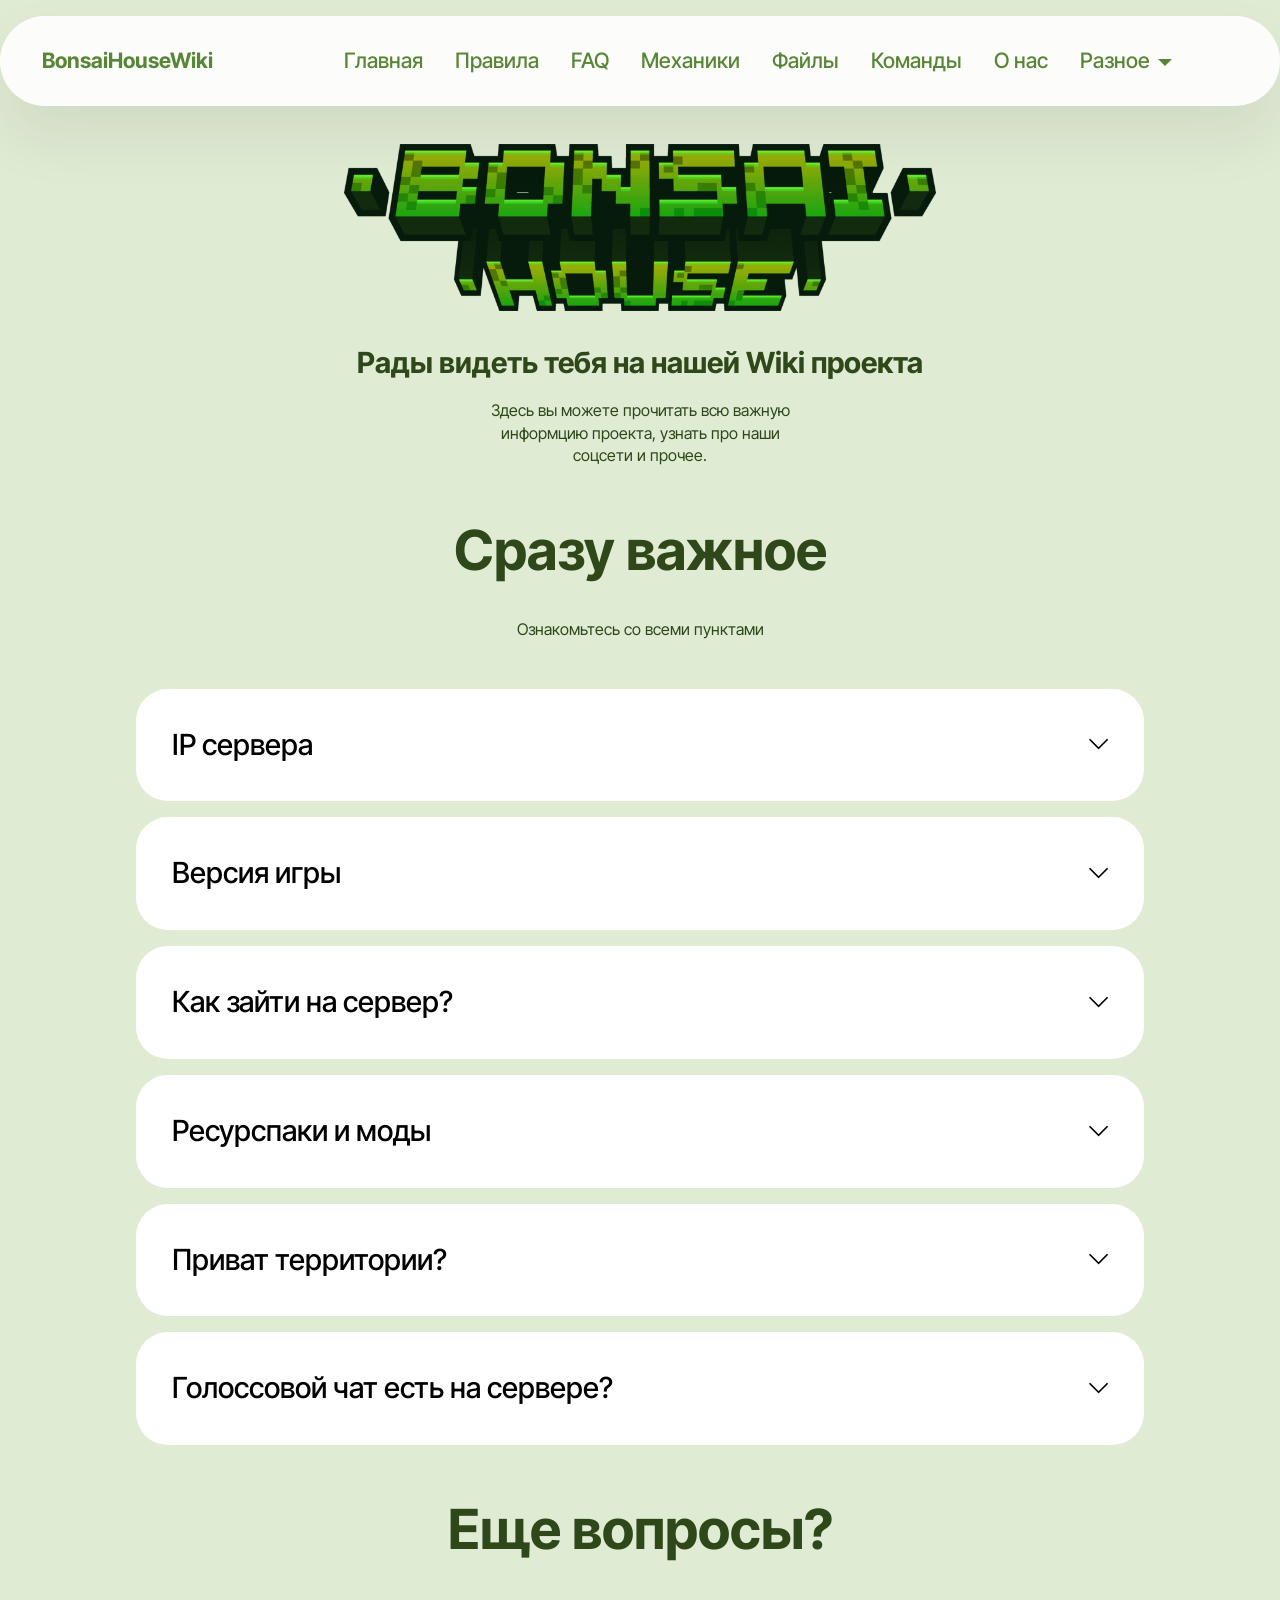
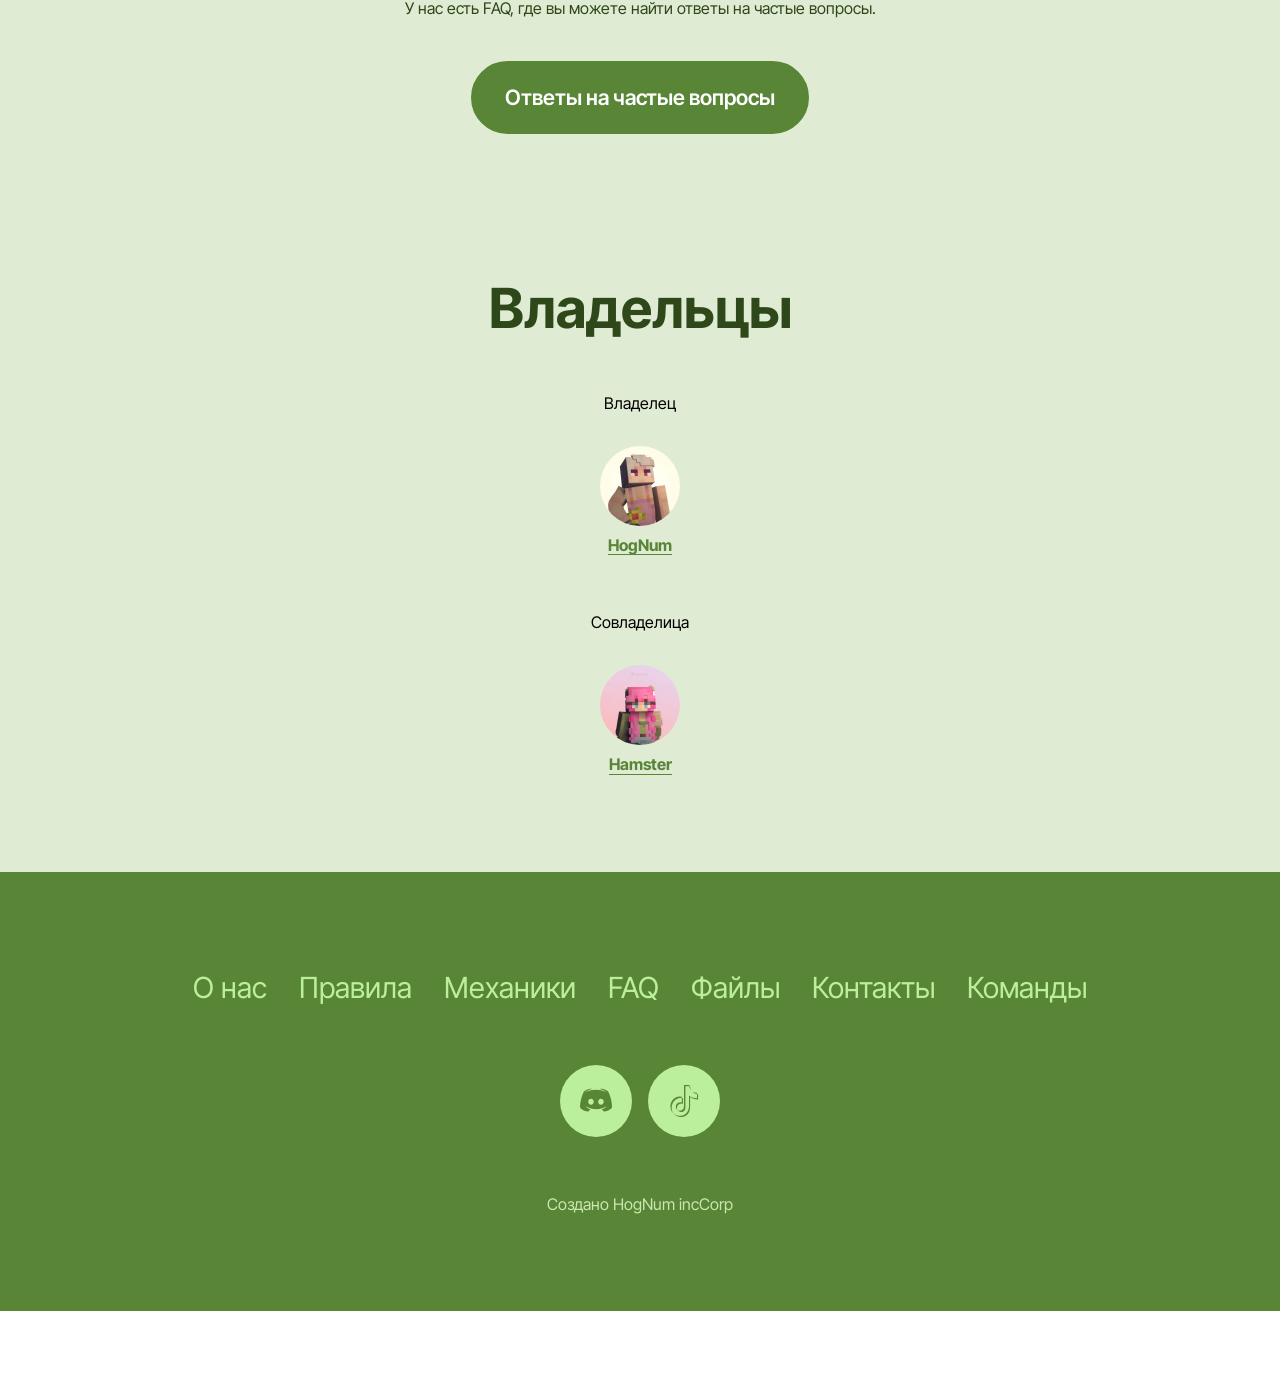
<file: index.html>
<!DOCTYPE html>
<html  >
<head>
  <!-- Site made with Mobirise Website Builder v6.1.12, https://mobirise.com -->
  <meta charset="UTF-8">
  <meta http-equiv="X-UA-Compatible" content="IE=edge">
  <meta name="generator" content="Mobirise v6.1.12, mobirise.com">
  <meta name="viewport" content="width=device-width, initial-scale=1, minimum-scale=1">
  <link rel="shortcut icon" href="assets/images/bh20server20logo-128x128.png" type="image/x-icon">
  <meta name="description" content="">
  
  
  <title>Home</title>
  <link rel="stylesheet" href="assets/web/assets/mobirise-icons2/mobirise2.css">
  <link rel="stylesheet" href="assets/bootstrap/css/bootstrap.min.css">
  <link rel="stylesheet" href="assets/animatecss/animate.css">
  <link rel="stylesheet" href="assets/dropdown/css/style.css">
  <link rel="stylesheet" href="assets/socicon/css/styles.css">
  <link rel="stylesheet" href="assets/theme/css/style.css">
  <link rel="preload" href="https://fonts.googleapis.com/css?family=Inter+Tight:100,200,300,400,500,600,700,800,900,100i,200i,300i,400i,500i,600i,700i,800i,900i&display=swap" as="style" onload="this.onload=null;this.rel='stylesheet'">
  <noscript><link rel="stylesheet" href="https://fonts.googleapis.com/css?family=Inter+Tight:100,200,300,400,500,600,700,800,900,100i,200i,300i,400i,500i,600i,700i,800i,900i&display=swap"></noscript>
  <link rel="preload" as="style" href="assets/mobirise/css/mbr-additional.css?v=H8BfLY"><link rel="stylesheet" href="assets/mobirise/css/mbr-additional.css?v=H8BfLY" type="text/css">

  
  
  
</head>
<body>
  
  <section data-bs-version="5.1" class="menu menu2 cid-tJS6tZXiPa" once="menu" id="menu02-0">
	

	<nav class="navbar navbar-dropdown navbar-fixed-top navbar-expand-lg">
		<div class="container">
			<div class="navbar-brand">
				
				<span class="navbar-caption-wrap"><a class="navbar-caption text-primary display-4" href="index.html#header05-1">BonsaiHouseWiki</a></span>
			</div>
			<button class="navbar-toggler" type="button" data-toggle="collapse" data-bs-toggle="collapse" data-target="#navbarSupportedContent" data-bs-target="#navbarSupportedContent" aria-controls="navbarNavAltMarkup" aria-expanded="false" aria-label="Toggle navigation">
				<div class="hamburger">
					<span></span>
					<span></span>
					<span></span>
					<span></span>
				</div>
			</button>
			<div class="collapse navbar-collapse" id="navbarSupportedContent">
				<ul class="navbar-nav nav-dropdown nav-right" data-app-modern-menu="true"><li class="nav-item">
						<a class="nav-link link text-primary display-4" href="index.html">Главная</a>
					</li><li class="nav-item"><a class="nav-link link text-primary display-4" href="page1.html">Правила</a></li><li class="nav-item"><a class="nav-link link text-primary display-4" href="page5.html">FAQ</a></li><li class="nav-item"><a class="nav-link link text-primary display-4" href="page8.html">Механики</a></li><li class="nav-item"><a class="nav-link link text-primary display-4" href="page4.html">Файлы</a></li><li class="nav-item"><a class="nav-link link text-primary display-4" href="page7.html">Команды</a></li><li class="nav-item"><a class="nav-link link text-primary display-4" href="page2.html">О нас</a></li><li class="nav-item dropdown"><a class="nav-link link text-primary dropdown-toggle show display-4" href="page2.html" data-toggle="dropdown-submenu" data-bs-toggle="dropdown" data-bs-auto-close="outside" aria-expanded="false">Разное</a><div class="dropdown-menu show" aria-labelledby="dropdown-674" data-bs-popper="none"><a class="text-primary dropdown-item display-4" href="page9.html">Инструкции</a><a class="text-primary dropdown-item display-4" href="page2.html#clients03-3t">Администрация</a></div></li></ul>
				
				
			</div>
		</div>
	</nav>
</section>

<section data-bs-version="5.1" class="image01 cid-voXVeNyEOQ" id="image01-27">
  

  
  

  <div class="container">
    <div class="row justify-content-center">
      <div class="col-12 col-lg-6">
        <div class="image-wrapper mb-4">
          <img class="w-100" src="assets/images/2minecraft-title-1916x539.png" alt="Mobirise Website Builder">
        </div>
        <h4 class="mbr-description mbr-fonts-style mb-3 align-center display-5">
          <strong>Рады видеть тебя на нашей Wiki проекта</strong></h4>
        <p class="mbr-description mbr-fonts-style mb-0 align-center display-7">Здесь вы можете прочитать всю важную<br>информцию проекта, узнать про наши<br>соцсети и прочее.</p>
      </div>
    </div>
  </div>
</section>

<section data-bs-version="5.1" class="list1 cid-vpyrYCjla2" id="list01-44">	
    
	
	<div class="container">
		<div class="row justify-content-center">
			<div class="col-12 col-md-12 col-lg-10 m-auto">
				<div class="content">
					<div class="row justify-content-center mb-5">
						<div class="col-12 content-head">
							<div class="mbr-section-head">
								<h4 class="mbr-section-title mbr-fonts-style align-center mb-0 display-2">
									<strong>Сразу важное</strong></h4>
								<h5 class="mbr-section-subtitle mbr-fonts-style align-center mt-4 mb-0 display-7">
									Ознакомьтесь со всеми пунктами</h5>
							</div>
						</div>
					</div>
					<div id="bootstrap-accordion_2" class="panel-group accordionStyles accordion" role="tablist" aria-multiselectable="true">
						<div class="card">
							<div class="card-header" role="tab" id="headingOne">
								<a role="button" class="panel-title collapsed" data-toggle="collapse" data-bs-toggle="collapse" data-core="" href="#collapse1_2" aria-expanded="false" aria-controls="collapse1">
									<h6 class="panel-title-edit mbr-semibold mbr-fonts-style mb-0 display-5">IP сервера</h6>
									<span class="sign mbr-iconfont mobi-mbri-arrow-down"></span>
								</a>
							</div>
							<div id="collapse1_2" class="panel-collapse noScroll collapse" role="tabpanel" aria-labelledby="headingOne" data-parent="#accordion" data-bs-parent="#bootstrap-accordion_2">
								<div class="panel-body">
									<p class="mbr-fonts-style panel-text display-7">bonsai.vanilla.house<br><br>bonsai.vanilla.cool<br><br>У нас один игровой сервер, но для него есть несколько айпи с разными типами подключения, используйте тот который будет работать у вас.</p>
								</div>
							</div>
						</div>
						<div class="card">
							<div class="card-header" role="tab" id="headingOne">
								<a role="button" class="panel-title collapsed" data-toggle="collapse" data-bs-toggle="collapse" data-core="" href="#collapse2_2" aria-expanded="false" aria-controls="collapse2">
									<h6 class="panel-title-edit mbr-semibold mbr-fonts-style mb-0 display-5">
										Версия игры<br></h6>
									<span class="sign mbr-iconfont mobi-mbri-arrow-down"></span>
								</a>
							</div>
							<div id="collapse2_2" class="panel-collapse noScroll collapse" role="tabpanel" aria-labelledby="headingOne" data-parent="#accordion" data-bs-parent="#bootstrap-accordion_2">
								<div class="panel-body">
									<p class="mbr-fonts-style panel-text display-7">Java 1.21.11<br>Только java издание игры, играть с bedrock <strong>нельзя!</strong></p>
								</div>
							</div>
						</div>
						<div class="card">
							<div class="card-header" role="tab" id="headingOne">
								<a role="button" class="panel-title collapsed" data-toggle="collapse" data-bs-toggle="collapse" data-core="" href="#collapse3_2" aria-expanded="false" aria-controls="collapse3">
									<h6 class="panel-title-edit mbr-semibold mbr-fonts-style mb-0 display-5">Как зайти на сервер?</h6>
									<span class="sign mbr-iconfont mobi-mbri-arrow-down"></span>
								</a>
							</div>
							<div id="collapse3_2" class="panel-collapse noScroll collapse" role="tabpanel" aria-labelledby="headingOne" data-parent="#accordion" data-bs-parent="#bootstrap-accordion_2">
								<div class="panel-body">
									<p class="mbr-fonts-style panel-text display-7">• Сперва вы обязаны <a href="page4.html" class="text-primary">скачать ресурспаки на странице файлы</a> <br>• Затем напишите свой ник в тему WhiteList и ждите когда член администрации поставит реакцию на ваше сообщение с ником.<br>(Никаких твинк аккаунтов)</p>
								</div>
							</div>
						</div>
						<div class="card">
							<div class="card-header" role="tab" id="headingOne">
								<a role="button" class="panel-title collapsed" data-toggle="collapse" data-bs-toggle="collapse" data-core="" href="#collapse4_2" aria-expanded="false" aria-controls="collapse4">
									<h6 class="panel-title-edit mbr-semibold mbr-fonts-style mb-0 display-5">
										Ресурспаки и моды</h6>
									<span class="sign mbr-iconfont mobi-mbri-arrow-down"></span>
								</a>
							</div>
							<div id="collapse4_2" class="panel-collapse noScroll collapse" role="tabpanel" aria-labelledby="headingOne" data-parent="#accordion" data-bs-parent="#bootstrap-accordion_2">
								<div class="panel-body">
									<p class="mbr-fonts-style panel-text display-7"><a href="page4.html" class="text-primary">Обязательные ресурспаки и моды для их работы вы должны скачать из темы файлы.</a><br>Подробнее можете узнать в <a href="page5.html" class="text-primary">FAQ</a></p>
								</div>
							</div>
						</div>
						<div class="card">
							<div class="card-header" role="tab" id="headingOne">
								<a role="button" class="panel-title collapsed" data-toggle="collapse" data-bs-toggle="collapse" data-core="" href="#collapse5_2" aria-expanded="false" aria-controls="collapse5">
									<h6 class="panel-title-edit mbr-semibold mbr-fonts-style mb-0 display-5">Приват территории?<br></h6>
									<span class="sign mbr-iconfont mobi-mbri-arrow-down"></span>
								</a>
							</div>
							<div id="collapse5_2" class="panel-collapse noScroll collapse" role="tabpanel" aria-labelledby="headingOne" data-parent="#accordion" data-bs-parent="#bootstrap-accordion_2">
								<div class="panel-body">
									<p class="mbr-fonts-style panel-text display-7">У нас нет приватов, только обозначение территории за игроком.</p>
								</div>
							</div>
						</div>
						<div class="card">
							<div class="card-header" role="tab" id="headingOne">
								<a role="button" class="panel-title collapsed" data-toggle="collapse" data-bs-toggle="collapse" data-core="" href="#collapse6_2" aria-expanded="false" aria-controls="collapse6">
									<h6 class="panel-title-edit mbr-semibold mbr-fonts-style mb-0 display-5">Голоссовой чат есть на сервере?</h6>
									<span class="sign mbr-iconfont mobi-mbri-arrow-down"></span>
								</a>
							</div>
							<div id="collapse6_2" class="panel-collapse noScroll collapse" role="tabpanel" aria-labelledby="headingOne" data-parent="#accordion" data-bs-parent="#bootstrap-accordion_2">
								<div class="panel-body">
									<p class="mbr-fonts-style panel-text display-7">PlasmoVoice мод – <a href="page4.html" class="text-primary">Установить его можно в на странице файлы</a><br>Он не обязателен, но позволит слушать кастомные пластинки.</p>
								</div>
							</div>
						</div>
					</div>
				</div>
			</div>
		</div>
	</div>
</section>

<section data-bs-version="5.1" class="article11 cid-vpenyvwBMa" id="article11-42">
    

    
    
    <div class="container">
        <div class="row justify-content-center">
            <div class="title col-md-12 col-lg-10">
                <h3 class="mbr-section-title mbr-fonts-style align-center mt-0 mb-0 display-2"><strong>Еще вопросы?</strong></h3>
                <h4 class="mbr-section-subtitle align-center mbr-fonts-style mt-4 display-7">У нас есть FAQ, где вы можете найти ответы на частые вопросы.</h4>
                <div class="mbr-section-btn align-center mt-4"><a class="btn btn-primary display-4" href="page5.html">Ответы на частые вопросы</a></div>
            </div>
        </div>
    </div>
</section>

<section data-bs-version="5.1" class="people05 cid-voXJGdD9NG" id="people05-1s">
	

	
	
	<div class="container">
		<div class="row mb-5 justify-content-center">
			<div class="col-12 mb-0 content-head">
				<h3 class="mbr-section-title mbr-fonts-style align-center mb-0 display-2">
					<strong>Владельцы</strong><strong><br></strong></h3>
				
			</div>
		</div>
		<div class="row">
			<div class="item features-without-image col-12 col-md-6 col-lg-12 active">
				<div class="item-wrapper">
					<div class="card-box align-left">
						<p class="card-text mbr-fonts-style display-7">Владелец</p>
						<div class="img-wrapper mt-4 mb-2">
							<a href="https://t.me/HogNum"><img src="assets/images/img-4016-160x160.jpg" alt="" data-slide-to="0" data-bs-slide-to="0"></a>
						</div>
						<h5 class="card-title mbr-fonts-style display-7"><strong><a href="https://t.me/HogNum" class="text-primary"><b>HogNum</b></a><br><br></strong></h5>
					</div>
				</div>
			</div><div class="item features-without-image col-12 col-md-6 col-lg-12">
				<div class="item-wrapper">
					<div class="card-box align-left">
						<p class="card-text mbr-fonts-style display-7">Совладелица</p>
						<div class="img-wrapper mt-4 mb-2">
							<a href="https://t.me/hamster_ivet"><img src="assets/images/img-4017-160x160.jpg" data-slide-to="1" data-bs-slide-to="1" alt=""></a>
						</div>
						<h5 class="card-title mbr-fonts-style display-7"><a href="https://t.me/hamster_ivet" class="text-primary"><strong>Hamster</strong></a></h5>
					</div>
				</div>
			</div>
			
			
			
			
			
		</div>
	</div>
</section>

<section data-bs-version="5.1" class="footer3 cid-vp3wb460pK" once="footers" id="footer03-3l">

        

    

    <div class="container">
        <div class="row">
            <div class="row-links">
                <ul class="header-menu">
                  
                  
                  
                  
                <li class="header-menu-item mbr-fonts-style display-5"><a href="page2.html" class="text-warning">О нас</a></li><li class="header-menu-item mbr-fonts-style display-5"><a href="page1.html" class="text-warning">Правила</a></li><li class="header-menu-item mbr-fonts-style display-5"><a href="page8.html#features026-31" class="text-warning text-primary">Механики</a></li><li class="header-menu-item mbr-fonts-style display-5"><a href="page5.html" class="text-warning">FAQ</a></li><li class="header-menu-item mbr-fonts-style display-5"><a href="page4.html" class="text-warning">Файлы</a></li><li class="header-menu-item mbr-fonts-style display-5"><a href="page2.html#clients03-3t" class="text-warning text-primary">Контакты</a></li><li class="header-menu-item mbr-fonts-style display-5"><a href="page7.html" class="text-warning">Команды</a></li></ul>
              </div>

            <div class="col-12 mt-4">
                <div class="social-row">
                    <div class="soc-item">
                        <a href="https://discord.gg/Snaqmue5zH" target="_blank">
                            <span class="mbr-iconfont display-7 socicon-discord socicon"></span>
                        </a>
                    </div>
                    <div class="soc-item">
                        <a href="https://www.tiktok.com/@bonsai_house_mine?_r=1&_t=ZS-97tULCpdJ8W" target="_blank">
                            <span class="mbr-iconfont socicon-tiktok socicon"></span>
                        </a>
                    </div>
                    
                    
                    
                </div>
            </div>
            <div class="col-12 mt-5">
                <p class="mbr-fonts-style copyright display-7">Создано HogNum incCorp</p>
            </div>
        </div>
    </div>
</section><section class="display-7" style="padding: 0;align-items: center;justify-content: center;flex-wrap: wrap;    align-content: center;display: flex;position: relative;height: 4rem;"><a href="https://mobiri.se/" style="flex: 1 1;height: 4rem;position: absolute;width: 100%;z-index: 1;"><img alt="" style="height: 4rem;" src="[data-uri]"></a><p style="margin: 0;text-align: center;" class="display-7">&#8204;</p><a style="z-index:1" href="https://mobirise.com/builder/ai-website-maker.html">Best AI Website Maker</a></section><script src="assets/bootstrap/js/bootstrap.bundle.min.js"></script>  <script src="assets/smoothscroll/smooth-scroll.js"></script>  <script src="assets/ytplayer/index.js"></script>  <script src="assets/dropdown/js/navbar-dropdown.js"></script>  <script src="assets/mbr-switch-arrow/mbr-switch-arrow.js"></script>  <script src="assets/theme/js/script.js"></script>  
  
  
 <div id="scrollToTop" class="scrollToTop mbr-arrow-up"><a style="text-align: center;"><i class="mbr-arrow-up-icon mbr-arrow-up-icon-cm cm-icon cm-icon-smallarrow-up"></i></a></div>
    <input name="animation" type="hidden">
  </body>
</html>
</file>
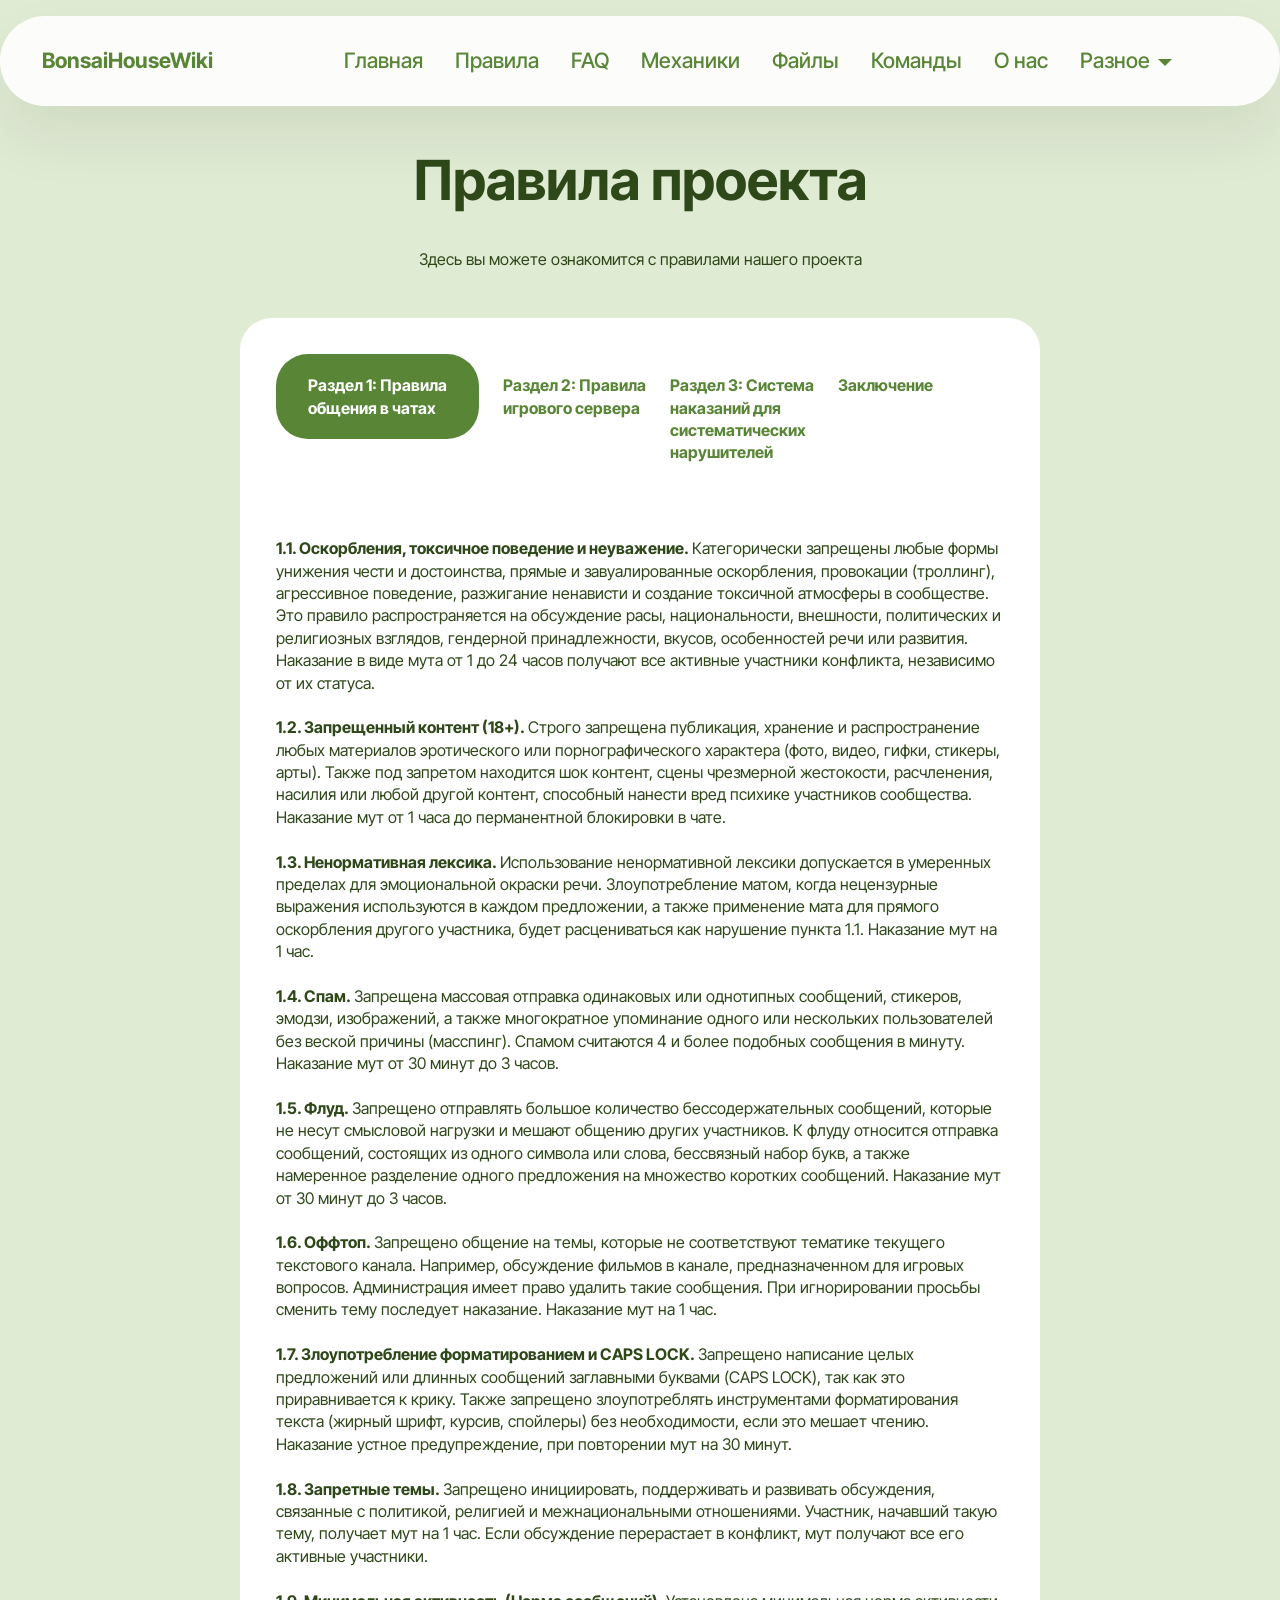
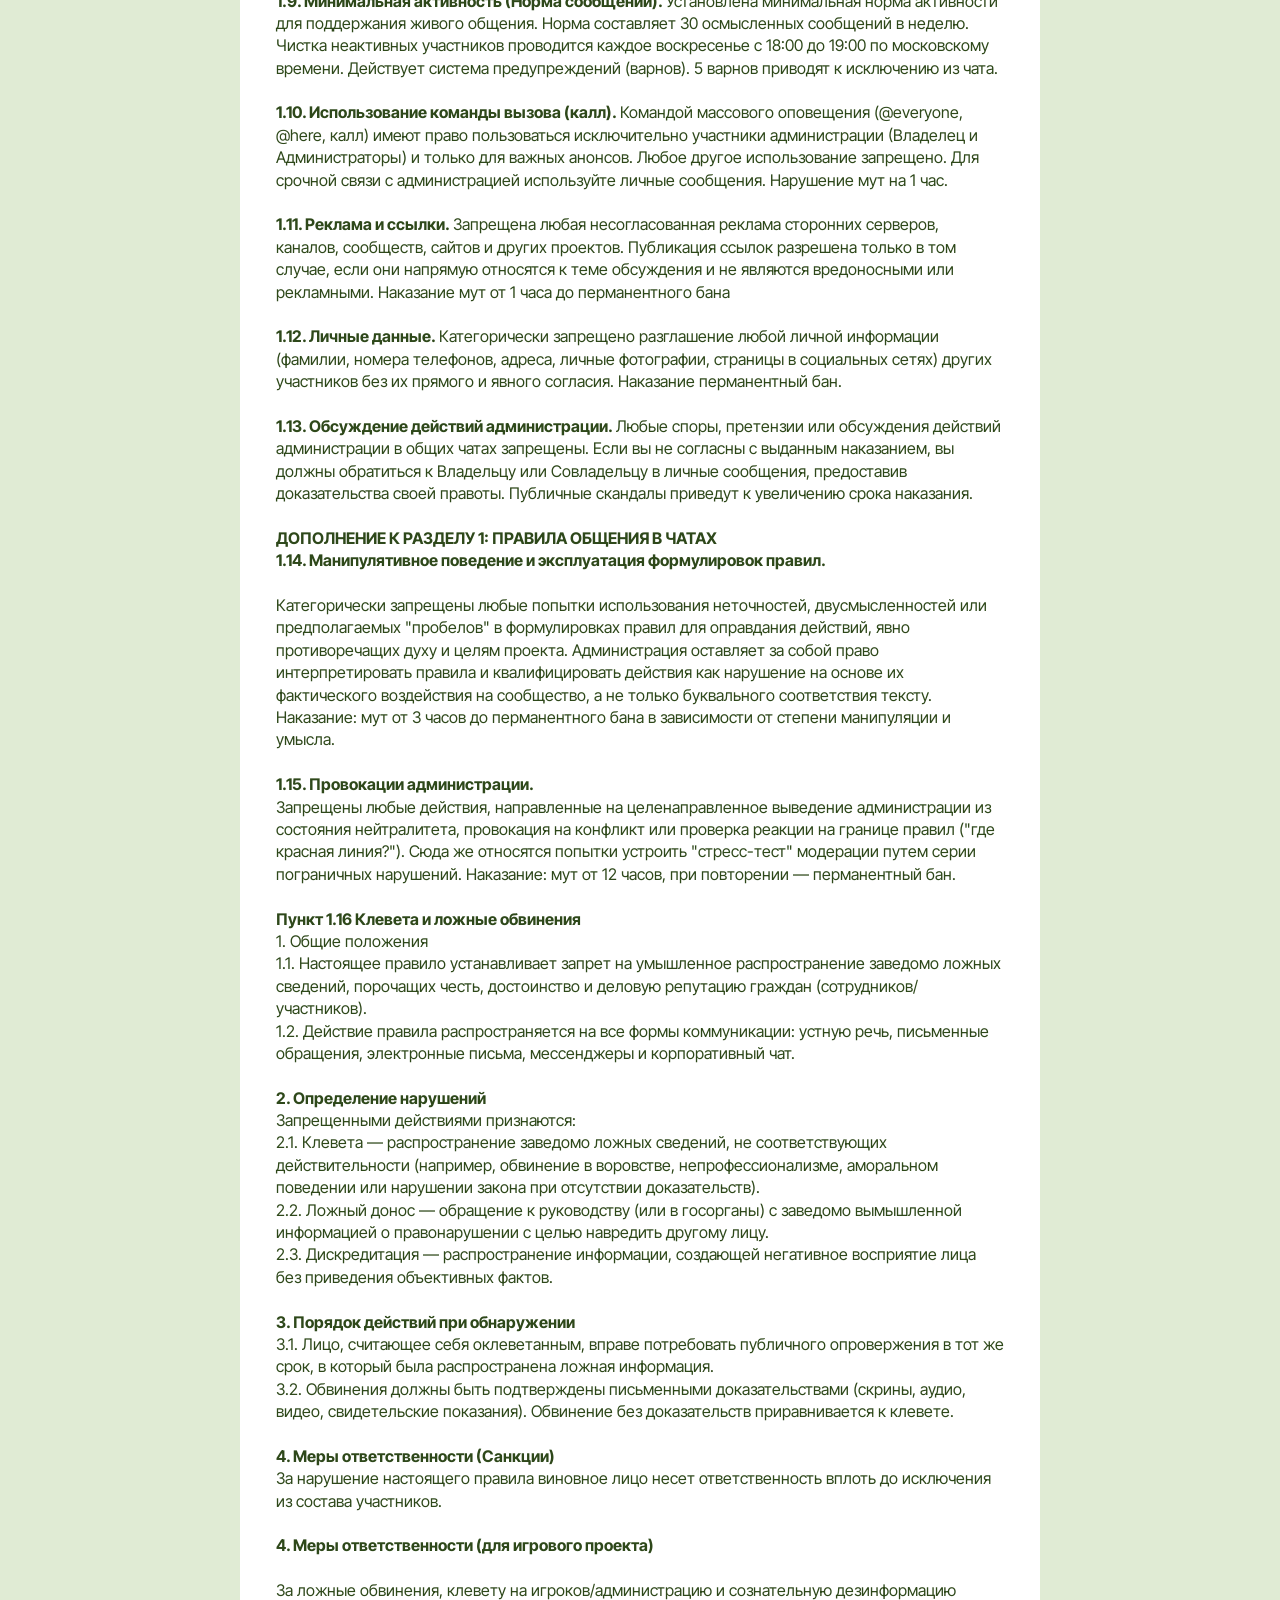
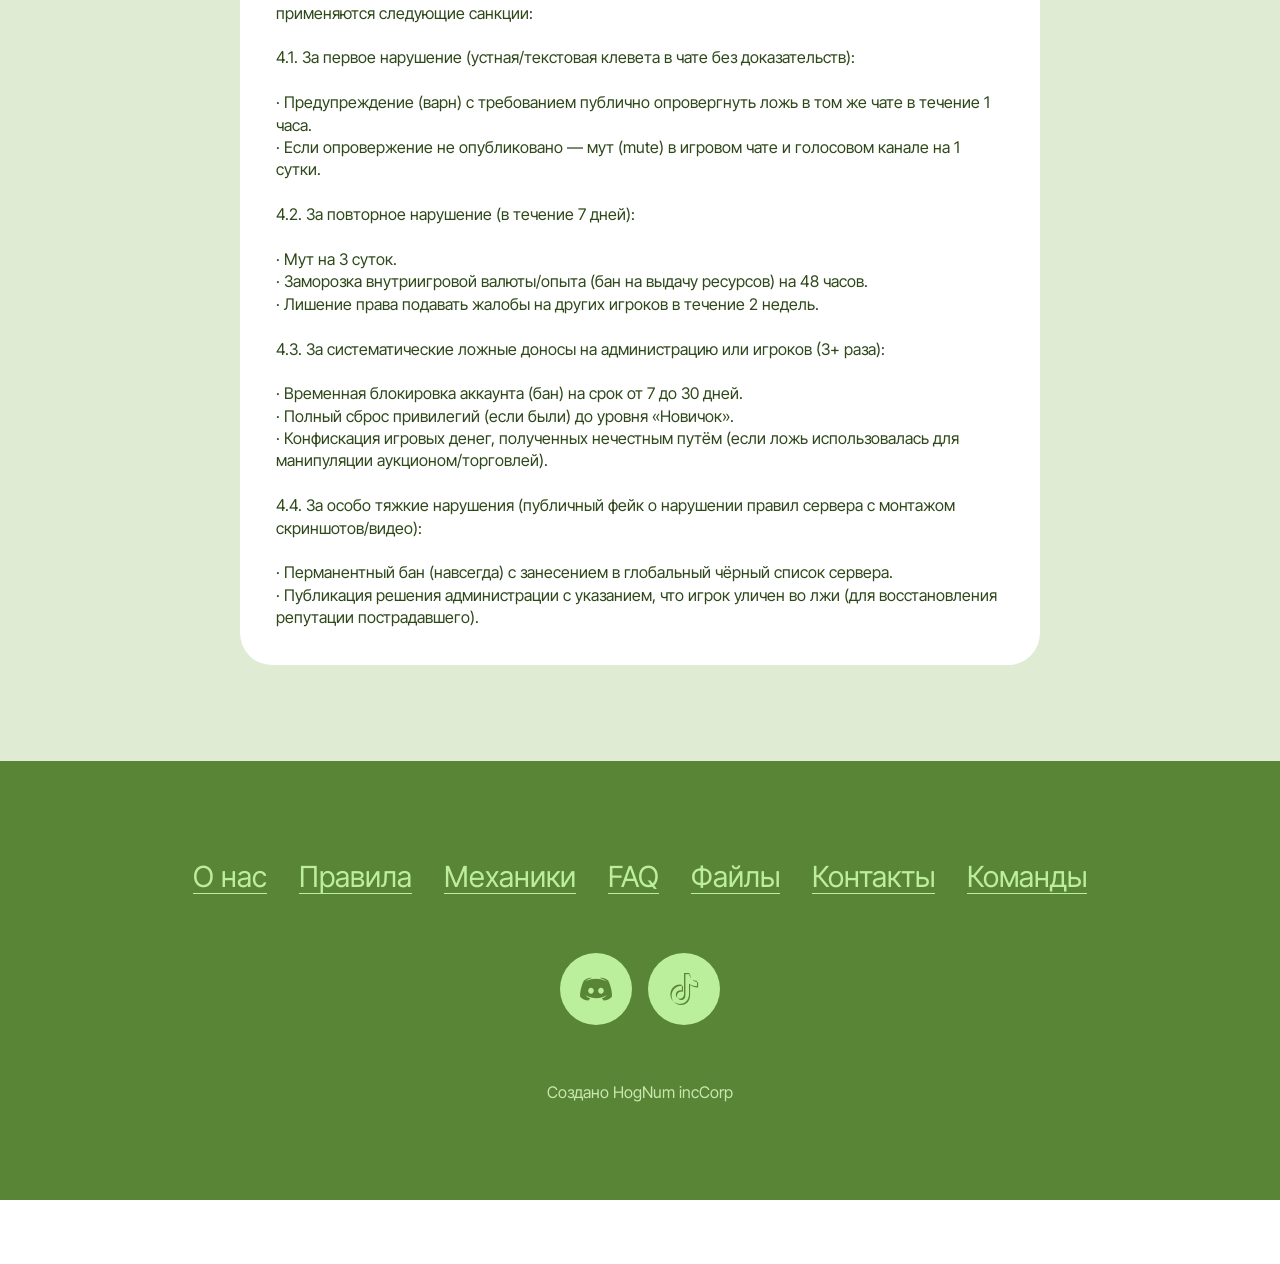
<file: page1.html>
<!DOCTYPE html>
<html  >
<head>
  <!-- Site made with Mobirise Website Builder v6.1.12, https://mobirise.com -->
  <meta charset="UTF-8">
  <meta http-equiv="X-UA-Compatible" content="IE=edge">
  <meta name="generator" content="Mobirise v6.1.12, mobirise.com">
  <meta name="viewport" content="width=device-width, initial-scale=1, minimum-scale=1">
  <link rel="shortcut icon" href="assets/images/bh20server20logo-128x128.png" type="image/x-icon">
  <meta name="description" content="">
  
  
  <title>Правила проекта</title>
  <link rel="stylesheet" href="assets/web/assets/mobirise-icons2/mobirise2.css">
  <link rel="stylesheet" href="assets/bootstrap/css/bootstrap.min.css">
  <link rel="stylesheet" href="assets/animatecss/animate.css">
  <link rel="stylesheet" href="assets/dropdown/css/style.css">
  <link rel="stylesheet" href="assets/socicon/css/styles.css">
  <link rel="stylesheet" href="assets/theme/css/style.css">
  <link rel="preload" href="https://fonts.googleapis.com/css?family=Inter+Tight:100,200,300,400,500,600,700,800,900,100i,200i,300i,400i,500i,600i,700i,800i,900i&display=swap" as="style" onload="this.onload=null;this.rel='stylesheet'">
  <noscript><link rel="stylesheet" href="https://fonts.googleapis.com/css?family=Inter+Tight:100,200,300,400,500,600,700,800,900,100i,200i,300i,400i,500i,600i,700i,800i,900i&display=swap"></noscript>
  <link rel="preload" as="style" href="assets/mobirise/css/mbr-additional.css?v=2ygGdo"><link rel="stylesheet" href="assets/mobirise/css/mbr-additional.css?v=2ygGdo" type="text/css">

  
  
  
</head>
<body>
  
  <section data-bs-version="5.1" class="menu menu2 cid-tJS6tZXiPa" once="menu" id="menu02-0">
	

	<nav class="navbar navbar-dropdown navbar-fixed-top navbar-expand-lg">
		<div class="container">
			<div class="navbar-brand">
				
				<span class="navbar-caption-wrap"><a class="navbar-caption text-primary display-4" href="index.html#header05-1">BonsaiHouseWiki</a></span>
			</div>
			<button class="navbar-toggler" type="button" data-toggle="collapse" data-bs-toggle="collapse" data-target="#navbarSupportedContent" data-bs-target="#navbarSupportedContent" aria-controls="navbarNavAltMarkup" aria-expanded="false" aria-label="Toggle navigation">
				<div class="hamburger">
					<span></span>
					<span></span>
					<span></span>
					<span></span>
				</div>
			</button>
			<div class="collapse navbar-collapse" id="navbarSupportedContent">
				<ul class="navbar-nav nav-dropdown nav-right" data-app-modern-menu="true"><li class="nav-item">
						<a class="nav-link link text-primary display-4" href="index.html">Главная</a>
					</li><li class="nav-item"><a class="nav-link link text-primary display-4" href="page1.html">Правила</a></li><li class="nav-item"><a class="nav-link link text-primary display-4" href="page5.html">FAQ</a></li><li class="nav-item"><a class="nav-link link text-primary display-4" href="page8.html">Механики</a></li><li class="nav-item"><a class="nav-link link text-primary display-4" href="page4.html">Файлы</a></li><li class="nav-item"><a class="nav-link link text-primary display-4" href="page7.html">Команды</a></li><li class="nav-item"><a class="nav-link link text-primary display-4" href="page2.html">О нас</a></li><li class="nav-item dropdown"><a class="nav-link link text-primary dropdown-toggle show display-4" href="page2.html" data-toggle="dropdown-submenu" data-bs-toggle="dropdown" data-bs-auto-close="outside" aria-expanded="false">Разное</a><div class="dropdown-menu show" aria-labelledby="dropdown-674" data-bs-popper="none"><a class="text-primary dropdown-item display-4" href="page9.html">Инструкции</a><a class="text-primary dropdown-item display-4" href="page2.html#clients03-3t">Администрация</a></div></li></ul>
				
				
			</div>
		</div>
	</nav>
</section>

<section data-bs-version="5.1" class="tabs content18 cid-voXA3p2VGS" id="tabs1-1m">

    

    
    
    <div class="container">
        <div class="row justify-content-center mb-5">
            <div class="col-12 content-head">
                <h3 class="mbr-section-title mb-0 mbr-fonts-style display-2">
                    <strong>Правила проекта</strong></h3>
                <h4 class="mbr-section-subtitle mb-0 mt-4 mbr-fonts-style display-7">Здесь вы можете ознакомится с правилами нашего проекта</h4>
            </div>
        </div>
        <div class="row justify-content-center">
            <div class="col-12 col-md-8">
                <div class="item-wrapper">
                    <ul class="nav nav-tabs mb-4" role="tablist">
                        <li class="nav-item first mbr-fonts-style"><a class="nav-link mbr-fonts-style show active display-7" role="tab" data-toggle="tab" data-bs-toggle="tab" href="#tabs1-1m_tab0" aria-selected="true"><strong>Раздел 1: Правила </strong><br><strong>общения в чатах</strong></a></li>
                        <li class="nav-item"><a class="nav-link mbr-fonts-style active display-7" role="tab" data-toggle="tab" data-bs-toggle="tab" href="#tabs1-1m_tab1" aria-selected="true"><strong>Раздел 2: Правила</strong><br><strong>игрового сервера</strong></a></li>
                        <li class="nav-item"><a class="nav-link mbr-fonts-style active display-7" role="tab" data-toggle="tab" data-bs-toggle="tab" href="#tabs1-1m_tab2" aria-selected="true"><strong>Раздел 3: Система </strong><br><strong>наказаний&nbsp;</strong><strong>для </strong><br><strong>систематических </strong><br><strong>нарушителей</strong></a></li>
                        <li class="nav-item"><a class="nav-link mbr-fonts-style active display-7" role="tab" data-toggle="tab" data-bs-toggle="tab" href="#tabs1-1m_tab3" aria-selected="true"><strong>Заключение</strong></a></li>
                        
                        
                    </ul>
                    <div class="tab-content">
                        <div id="tab1" class="tab-pane in active" role="tabpanel">
                            <div class="row">
                                <div class="col-md-12">
                                    <p class="mbr-text mbr-fonts-style display-7"><br><strong>1.1. Оскорбления, токсичное поведение и неуважение.&nbsp;</strong>Категорически запрещены любые формы унижения чести и достоинства, прямые и завуалированные оскорбления, провокации (троллинг), агрессивное поведение, разжигание ненависти и создание токсичной атмосферы в сообществе. Это правило распространяется на обсуждение расы, национальности, внешности, политических и религиозных взглядов, гендерной принадлежности, вкусов, особенностей речи или развития. Наказание в виде мута от 1 до 24 часов получают все активные участники конфликта, независимо от их статуса.<br><strong><br></strong><strong>1.2. Запрещенный контент (18+).&nbsp;</strong>Строго запрещена публикация, хранение и распространение любых материалов эротического или порнографического характера (фото, видео, гифки, стикеры, арты). Также под запретом находится шок контент, сцены чрезмерной жестокости, расчленения, насилия или любой другой контент, способный нанести вред психике участников сообщества. Наказание мут от 1 часа до перманентной блокировки в чате.<br><strong><br></strong><strong>1.3. Ненормативная лексика.&nbsp;</strong>Использование ненормативной лексики допускается в умеренных пределах для эмоциональной окраски речи. Злоупотребление матом, когда нецензурные выражения используются в каждом предложении, а также применение мата для прямого оскорбления другого участника, будет расцениваться как нарушение пункта 1.1. Наказание мут на 1 час.<br><strong><br></strong><strong>1.4. Спам.&nbsp;</strong>Запрещена массовая отправка одинаковых или однотипных сообщений, стикеров, эмодзи, изображений, а также многократное упоминание одного или нескольких пользователей без веской причины (масспинг). Спамом считаются 4 и более подобных сообщения в минуту. Наказание мут от 30 минут до 3 часов.<br><br><strong>1.5. Флуд.&nbsp;</strong>Запрещено отправлять большое количество бессодержательных сообщений, которые не несут смысловой нагрузки и мешают общению других участников. К флуду относится отправка сообщений, состоящих из одного символа или слова, бессвязный набор букв, а также намеренное разделение одного предложения на множество коротких сообщений. Наказание мут от 30 минут до 3 часов.<br><strong><br></strong><strong>1.6. Оффтоп.&nbsp;</strong>Запрещено общение на темы, которые не соответствуют тематике текущего текстового канала. Например, обсуждение фильмов в канале, предназначенном для игровых вопросов. Администрация имеет право удалить такие сообщения. При игнорировании просьбы сменить тему последует наказание. Наказание мут на 1 час.<br><strong><br></strong><strong>1.7. Злоупотребление форматированием и CAPS LOCK.&nbsp;</strong>Запрещено написание целых предложений или длинных сообщений заглавными буквами (CAPS LOCK), так как это приравнивается к крику. Также запрещено злоупотреблять инструментами форматирования текста (жирный шрифт, курсив, спойлеры) без необходимости, если это мешает чтению. Наказание устное предупреждение, при повторении мут на 30 минут.<br><strong><br></strong><strong>1.8. Запретные темы.&nbsp;</strong>Запрещено инициировать, поддерживать и развивать обсуждения, связанные с политикой, религией и межнациональными отношениями. Участник, начавший такую тему, получает мут на 1 час. Если обсуждение перерастает в конфликт, мут получают все его активные участники.<br><strong><br></strong><strong>1.9. Минимальная активность (Норма сообщений).&nbsp;</strong>Установлена минимальная норма активности для поддержания живого общения. Норма составляет 30 осмысленных сообщений в неделю. Чистка неактивных участников проводится каждое воскресенье с 18:00 до 19:00 по московскому времени. Действует система предупреждений (варнов). 5 варнов приводят к исключению из чата.<br><strong><br></strong><strong>1.10. Использование команды вызова (калл).&nbsp;</strong>Командой массового оповещения (@everyone, @here, калл) имеют право пользоваться исключительно участники администрации (Владелец и Администраторы) и только для важных анонсов. Любое другое использование запрещено. Для срочной связи с администрацией используйте личные сообщения. Нарушение мут на 1 час.<br><strong><br></strong><strong>1.11. Реклама и ссылки.&nbsp;</strong>Запрещена любая несогласованная реклама сторонних серверов, каналов, сообществ, сайтов и других проектов. Публикация ссылок разрешена только в том случае, если они напрямую относятся к теме обсуждения и не являются вредоносными или рекламными. Наказание мут от 1 часа до перманентного бана<br><br><strong>1.12. Личные данные.&nbsp;</strong>Категорически запрещено разглашение любой личной информации (фамилии, номера телефонов, адреса, личные фотографии, страницы в социальных сетях) других участников без их прямого и явного согласия. Наказание перманентный бан.<br><strong><br></strong><strong>1.13. Обсуждение действий администрации.&nbsp;</strong>Любые споры, претензии или обсуждения действий администрации в общих чатах запрещены. Если вы не согласны с выданным наказанием, вы должны обратиться к Владельцу или Совладельцу в личные сообщения, предоставив доказательства своей правоты. Публичные скандалы приведут к увеличению срока наказания.<br><br><strong>ДОПОЛНЕНИЕ К РАЗДЕЛУ 1: ПРАВИЛА ОБЩЕНИЯ В ЧАТАХ<br>1.14. Манипулятивное поведение и эксплуатация формулировок правил.<br></strong><br>Категорически запрещены любые попытки использования неточностей, двусмысленностей или предполагаемых "пробелов" в формулировках правил для оправдания действий, явно противоречащих духу и целям проекта. Администрация оставляет за собой право интерпретировать правила и квалифицировать действия как нарушение на основе их фактического воздействия на сообщество, а не только буквального соответствия тексту. Наказание: мут от 3 часов до перманентного бана в зависимости от степени манипуляции и умысла.<br><strong><br></strong><strong>1.15. Провокации администрации.<br></strong>Запрещены любые действия, направленные на целенаправленное выведение администрации из состояния нейтралитета, провокация на конфликт или проверка реакции на границе правил ("где красная линия?"). Сюда же относятся попытки устроить "стресс-тест" модерации путем серии пограничных нарушений. Наказание: мут от 12 часов, при повторении — перманентный бан.<br><br><strong>Пункт 1.16 Клевета и ложные обвинения<br></strong>1. Общие положения<br>1.1. Настоящее правило устанавливает запрет на умышленное распространение заведомо ложных сведений, порочащих честь, достоинство и деловую репутацию граждан (сотрудников/участников).<br>1.2. Действие правила распространяется на все формы коммуникации: устную речь, письменные обращения, электронные письма, мессенджеры и корпоративный чат.<br><br><strong>2. Определение нарушений<br></strong>Запрещенными действиями признаются:<br>2.1. Клевета — распространение заведомо ложных сведений, не соответствующих действительности (например, обвинение в воровстве, непрофессионализме, аморальном поведении или нарушении закона при отсутствии доказательств).<br>2.2. Ложный донос — обращение к руководству (или в госорганы) с заведомо вымышленной информацией о правонарушении с целью навредить другому лицу.<br>2.3. Дискредитация — распространение информации, создающей негативное восприятие лица без приведения объективных фактов.<br><br><strong>3. Порядок действий при обнаружении<br></strong>3.1. Лицо, считающее себя оклеветанным, вправе потребовать публичного опровержения в тот же срок, в который была распространена ложная информация.<br>3.2. Обвинения должны быть подтверждены письменными доказательствами (скрины, аудио, видео, свидетельские показания). Обвинение без доказательств приравнивается к клевете.<br><br><strong>4. Меры ответственности (Санкции)<br></strong>За нарушение настоящего правила виновное лицо несет ответственность вплоть до исключения из состава участников.<br><br><strong>4. Меры ответственности (для игрового проекта)<br></strong><br>За ложные обвинения, клевету на игроков/администрацию и сознательную дезинформацию применяются следующие санкции:<br><br>4.1. За первое нарушение (устная/текстовая клевета в чате без доказательств):<br><br>· Предупреждение (варн) с требованием публично опровергнуть ложь в том же чате в течение 1 часа.<br>· Если опровержение не опубликовано — мут (mute) в игровом чате и голосовом канале на 1 сутки.<br><br>4.2. За повторное нарушение (в течение 7 дней):<br><br>· Мут на 3 суток.<br>· Заморозка внутриигровой валюты/опыта (бан на выдачу ресурсов) на 48 часов.<br>· Лишение права подавать жалобы на других игроков в течение 2 недель.<br><br>4.3. За систематические ложные доносы на администрацию или игроков (3+ раза):<br><br>· Временная блокировка аккаунта (бан) на срок от 7 до 30 дней.<br>· Полный сброс привилегий (если были) до уровня «Новичок».<br>· Конфискация игровых денег, полученных нечестным путём (если ложь использовалась для манипуляции аукционом/торговлей).<br><br>4.4. За особо тяжкие нарушения (публичный фейк о нарушении правил сервера с монтажом скриншотов/видео):<br><br>· Перманентный бан (навсегда) с занесением в глобальный чёрный список сервера.<br>· Публикация решения администрации с указанием, что игрок уличен во лжи (для восстановления репутации пострадавшего).</p>
                                </div>
                            </div>
                        </div>
                        <div id="tab2" class="tab-pane" role="tabpanel">
                            <div class="row">
                                <div class="col-md-12">
                                    <p class="mbr-text mbr-fonts-style display-7"><strong>2.1 Использование стороннего ПО и модификаций<br></strong><br><strong>2.1.1. Читы.&nbsp;</strong>Категорически запрещено использование любого программного обеспечения, модификаций или скриптов, дающих нечестное преимущество над другими игроками. Список включает, но не ограничивается: XRay, WallHack, Tracers, KillAura, Aimbot, FlyHack, SpeedHack, AutoArmor, AutoTotem, а также любые другие функции чит клиентов. Наказание бан навсегда.<br><strong><br></strong><strong>2.1.2. Вспомогательное ПО.&nbsp;</strong>Запрещено использование автокликеров, макросов для строительства или PvP, а также любых программ, автоматизирующих действия игрока с целью получения преимущества. Наказание бан от 3 до 30 дней.<br><strong><br></strong><strong>2.1.3. Модификации.&nbsp;</strong>Разрешены только клиентские модификации, не влияющие на игровой процесс, такие как моды на миникарту (без отображения игроков или пещер), моды для улучшения производительности (OptiFine, Sodium) и шейдеры. Моды, изменяющие геймплей запрещены. (схематика разрешена, для удобства строительства, также разрешен использование автоподбора блока)<br><strong><br></strong><strong>2.1.4 Ресурспаки.&nbsp;</strong>Запрещены так же ресурспаки работающие как читы и другие вспомогательные программы, облегчающие геймплей.<br><br><strong>2.2 Багоюз (использование ошибки игры и сервера)<br>2.2.1. Определение.&nbsp;</strong>Багом считается любая особенность игры или плагина, работающая не так, как было задумано разработчиками, и позволяющая получить преимущество.<br><strong><br></strong><strong>2.2.2. Дюп.&nbsp;</strong>Категорически запрещено любое копирование (дюп) предметов, блоков или сущностей с использованием ошибок игры. Наказание перманентный бан и обнуление ресурсов у всех причастных.<br><strong><br></strong><strong>2.2.3. Проникновение сквозь блоки.&nbsp;</strong>Запрещено использование ошибок с эндер жемчугом, лодками, вагонетками или любыми другими способами для проникновения сквозь стены, полы и закрытые территории. Наказание бан от 7 до 30 дней.<br><strong><br></strong><strong>2.2.4. Сокрытие багов.&nbsp;</strong>Если вы обнаружили баг, вы обязаны немедленно сообщить о нем администрации в личные сообщения. Умышленное сокрытие информации о критических ошибках (например, дюпе) приравнивается к их использованию. Наказание бан от 5 дней.<br><strong><br></strong><strong>2.2.5. Эксплойты механик.&nbsp;</strong>Запрещено использование ошибок в механике работы мобов, воронок, порталов или других игровых элементов для создания нечестных ферм или получения выгоды.<br><br><strong>2.3 Гриферство и вредительство.<br>2.3.1. Разрушение и изменение.&nbsp;</strong>Строго запрещено разрушение, изменение или достраивание чужих построек без явного разрешения владельца территории. Наказание бан от 14 дней до перманентного.<br><strong><br></strong><strong>2.3.2. Воровство.&nbsp;</strong>Запрещено воровство любых ресурсов из чужих сундуков, бочек, шалкеров и других хранилищ, даже если они не запривачены. Наказание бан от 7 до 30 дней.<br><strong><br></strong><strong>2.3.3. Вредительство ландшафту.&nbsp;</strong>Запрещено намеренное уродование ландшафта, заливание территорий лавой или водой, создание бессмысленных ям или столбов. Наказание бан от 3 до 14 дней.<br><strong><br></strong><strong>2.3.4. Убийство мобов.&nbsp;</strong>Запрещено целенаправленное убийство мирных мобов (коров, овец, жителей), принадлежащих другому игроку и находящихся на его территории. Наказание бан от 1 до 7 дней.<br><strong><br></strong><strong>2.3.5. Ловушки.&nbsp;</strong>Запрещено создание ловушек, которые приводят к смерти, потере инвентаря или запиранию игрока без его согласия. Наказание бан от 7 до 30 дней.<br><br><strong>2.4 Правила PVP (Игрок против Игрока)<br>2.4.1. Согласие.&nbsp;</strong>Убийство другого игрока разрешено только при обоюдном и заранее оговоренном согласии.<br><strong><br></strong><strong>2.4.2. RDM (Random Death Match).&nbsp;</strong>Любое убийство без причины и&nbsp;согласия считается нарушением. Наказание бан от&nbsp;3 до&nbsp;14 дней.<br><br><strong>2.5 Экономика сервера и торговля<br>2.5.1. Мошенничество.&nbsp;</strong>Запрещен любой обман игроков во время торговых операций. Наказание бан от 14 дней до перманентного.<br><strong><br></strong><strong>2.5.2. Реальная торговля (RMT).&nbsp;</strong>Категорически запрещена продажа или покупка любых внутриигровых предметов или ресурсов за реальные деньги. Наказание перманентный бан обеим сторонам сделки.<br><strong><br></strong><strong>2.5.3. Дестабилизация экономики.&nbsp;</strong>Запрещены действия, направленные на умышленный подрыв серверной экономики, такие как массовый сброс цен.<br><br><strong>2.6 Использование нескольких акаунтов (альты/твинки)<br>2.6.1. Основное правило.&nbsp;</strong>Игроку разрешено иметь несколько аккаунтов, но одновременно на сервере может находиться только двое.<br><strong><br></strong><strong>2.6.2. Наказания.&nbsp;</strong>Если основной аккаунт получает бан, все его дополнительные аккаунты также блокируются. Попытка обойти бан с помощью альта приведет к перманентной блокировке.<br><strong><br></strong><strong>2.6.3. Злоупотребление.&nbsp;</strong>Запрещено использовать альт аккаунты для получения дополнительной выгоды в ивентах или для обхода игровых ограничений. Наказание бан всех аккаунтов на 7 дней.<br><strong><br></strong><strong>2.6.4 Пометка акаунта.&nbsp;</strong>Все твинки должны помечаться игроком в вайтлисте, а так же на сервере администрацией по возможности, после регистрации игрока.<br><br><strong>2.7 Нагрузка на сервер и механизмы<br></strong><strong>2.7.1. Лаг машины.&nbsp;</strong>Категорически запрещено строительство любых механизмов, целью которых является создание преднамеренной нагрузки на сервер. Наказание перманентный бан.<br><strong><br></strong><strong>2.7.2. Оптимизация механизмов.&nbsp;</strong>Игроки обязаны строить свои редстоун схемы и фермы с учетом оптимизации. Запрещено оставлять работать ресурсоемкие механизмы без необходимости. Администрация имеет право отключить такой механизм.<br><strong><br></strong><strong>2.7.3. Ограничения.&nbsp;</strong>Запрещено размещать более 100 воронок или 50 поршней в одном чанке. Запрещено разведение более 150 животных в одном чанке.<br><br><strong>2.8 Правила строительства и эстетика<br>2.8.1. Оскорбительные постройки.&nbsp;</strong>Запрещено строительство объектов, содержащих нацистскую символику, половые органы или оскорбительные надписи. Наказание бан на 7 дней и снос постройки.<br><strong><br></strong><strong>2.8.2. Территории.&nbsp;</strong>Запрещено застраивать территорию вплотную к базе другого игрока без его согласия (соблюдайте дистанцию минимум 100 блоков).<br><strong><br></strong><strong>2.8.3. Экология мира.&nbsp;</strong>Запрещено оставлять висящие в воздухе кроны деревьев, столбы "1x1", блоки под собой для быстрого перемещения, земляные коробки и не заделанные ямы от взрывов криперов. Уважайте окружающий мир. <br><strong><br></strong><strong>2.8.3. Владение Территорией.&nbsp;</strong>Территория попадает под чью-либо собственность только если там установлена табличка с ником собственника и датой установки таблички в формате 00/00/0000. Также для решения вопросов территориальной собственности, рекомендуется создание скриншота этой таблички, для предоставления как доказательств на собственность, в случае споров. (применяется в случаях отсутствия видимого пребывания игрока на данной территории, например пометить место будущей постройки, или показать претензии на найденный спавнер).<br><br><strong>2.9 Общественные места<br></strong><strong>2.9.1. Спавн и магазины.&nbsp;</strong>Запрещено изменять, разрушать или блокировать доступ к общественным местам.<br><strong><br></strong><strong>2.9.2. Адский хаб (Nether Hub).&nbsp;</strong>Строительство тоннелей в хабе разрешено только по согласованным осям и стандартам.<br><strong><br></strong><strong>2.9.3. Край (The End).</strong>Запрещено блокировать или застраивать центральный портал в Энде.<br><br><strong>2.10 Поведение в игровом чате<br></strong><br><strong>2.10.1. Попрошайничество.&nbsp;</strong>Запрещено навязчиво выпрашивать ресурсы у других игроков или администрации.<br><strong><br></strong><strong>2.10.2. Торговый чат.&nbsp;</strong>Засорение общего чата многократными торговыми предложениями запрещено. Для этого используйте личные сообщения или специальные каналы.<br><strong><br></strong><strong>2.11. Правила во время ивентов.&nbsp;</strong>Запрещено злоупотреблять механиками ивента, мешать другим участникам или вступать в сговор (тиминг), если это не предусмотрено правилами конкретного ивента. Наказание дисквалификация и бан от 1 дня.<br><strong><br></strong><strong>2.12. Выдача себя за администрацию.&nbsp;</strong>Запрещено выдавать себя за члена администрации, используя схожие никнеймы или вводя игроков в заблуждение. Наказание перманентный бан. (У всех членов администрации, имеется соответствующий префикс у ника, на всех аккаунтах).</p>
                                </div>
                            </div>
                        </div>
                        <div id="tab3" class="tab-pane" role="tabpanel">
                            <div class="row">
                                <div class="col-md-12">
                                    <p class="mbr-text mbr-fonts-style display-7"><strong>СИСТЕМА ЭСКАЛАЦИИ НАКАЗАНИЙ ДЛЯ СИСТЕМАТИЧЕСКИХ НАРУШИТЕЛЕЙ<br></strong><strong><br></strong><strong>3.1. Цель.&nbsp;</strong>Данный раздел вводится для пресечения деятельности участников, которые систематически ищут и используют лазейки в правилах, нарушают их дух, провоцируют администрацию и других участников.<br><strong><br></strong><strong>3.2. Накопительная система варнов за манипулятивное поведение.&nbsp;</strong><strong><br></strong>Помимо стандартных наказаний за конкретные нарушения, за следующие действия начисляются варны (предупреждения) в специальный скрытый от участника реестр:<br><br>Попытка оправдать нарушение отсылкой к "пробелу в правилах". (+1 варн)<br>Публичный спор с администрацией о формулировках с целью избежать наказания. (+2 варна)<br>Систематическое создание пограничных, провокационных ситуаций для "тестирования" модерации. (+3 варна за каждую задокументированную серию)<br>Попытка вовлечь других участников в обсуждение "несправедливости" правил или решений администации. (+2 варна)<br><strong><br></strong><strong>3.3. Последствия накопления варнов<br></strong>3 варна: Принудительная беседа с Владельцем/Совладельцем. Вынесение окончательного предупреждения.<br>4 варна: Бан на 30 дней на всех платформах проекта (чат + сервер).<br>5 варнов: Перманентный бессрочный бан без возможности апелляции. Внесение в Общий Чёрный Список (ОЧС).<br><br><strong>3.4. Немедленный перманентный бан <br></strong>Следующие действия приводят к немедленному перманентному бану и внесению в ОЧС без системы варнов:<br>Организованная групповая деятельность с целью дестабилизации работы администрации через манипуляцию правилами.<br>Создание альтернативных аккаунтов (альтов) для продолжения деструктивной деятельности после получения бана по данной статье.<br>Публикация приватной переписки с администрацией с целью её обсуждения и выявления "слабостей" в аргументации.</p>
                                </div>
                            </div>
                        </div>
                        <div id="tab4" class="tab-pane" role="tabpanel">
                            <div class="row">
                                <div class="col-md-12">
                                    <p class="mbr-text mbr-fonts-style display-7"><strong>Незнание правил. <br></strong>Незнание правил не освобождает от ответственности за их нарушение. Присоединяясь к проекту, вы автоматически соглашаетесь со всем сводом правил.<br><strong><br></strong><br><strong>Систематические нарушения. <br></strong>Если участник систематически нарушает правила после наказаний, администрация вправе исключить его из проекта навсегда.<br><strong><br></strong><br><strong>Покидание проекта (ПСЖ). <br></strong>Если вы вышли из чата или покинули проект по своему желанию, администрация имеет право заблокировать вам доступ к серверу и чатам навсегда. Эта мера направлена на поддержание стабильности сообщества. Возвращение возможно только по решению Владельца.<br><strong><br></strong><br><strong>Изменение правил.<br></strong>Администрация оставляет за собой право изменять и дополнять правила в любое время без предварительного уведомления. Участники обязаны самостоятельно следить за обновлениями правил.<br>Оговоренные случаи. Администрация оставляет за собой право принимать решения в ситуациях, не описанных в правилах, руководствуясь принципами здравого смысла.<br><br><em>Когда вы ознакомитесь с правилами, попрошу вас написать свой ник в тему WhiteList, если вы этого не сделаете то администрация должна будет вас исключить, поскольку мы уже неоднократно сталкивались с подобными ситуациями когда в хаус заходят люди с "нехорошими мыслями". <br></em><br><em>Также если вы не будете проявлять активность, вы будете исключены за неактив. Мы не знаем почему вы больше не появляетесь у нас, но мы с нетерпением будем вас ждать. В случае чего, вы можете сообщить администрации почему вас не будет некоторое время, чтобы мы знали что у вас сейчас есть дела большей важности, ведь игра игрой, а нам надо еще и жизнь жить<br></em><br><strong>Спасибо что ознакомились с правилами, надеюсь вам понравится у нас :)</strong></p>
                                </div>
                            </div>
                        </div>
                        
                        
                    </div>
                </div>
            </div>
        </div>
    </div>
</section>

<section data-bs-version="5.1" class="footer3 cid-vp3wb460pK" once="footers" id="footer03-3l">

        

    

    <div class="container">
        <div class="row">
            <div class="row-links">
                <ul class="header-menu">
                  
                  
                  
                  
                <li class="header-menu-item mbr-fonts-style display-5"><a href="page2.html" class="text-warning">О нас</a></li><li class="header-menu-item mbr-fonts-style display-5"><a href="page1.html" class="text-warning">Правила</a></li><li class="header-menu-item mbr-fonts-style display-5"><a href="page8.html#features026-31" class="text-warning text-primary">Механики</a></li><li class="header-menu-item mbr-fonts-style display-5"><a href="page5.html" class="text-warning">FAQ</a></li><li class="header-menu-item mbr-fonts-style display-5"><a href="page4.html" class="text-warning">Файлы</a></li><li class="header-menu-item mbr-fonts-style display-5"><a href="page2.html#clients03-3t" class="text-warning text-primary">Контакты</a></li><li class="header-menu-item mbr-fonts-style display-5"><a href="page7.html" class="text-warning">Команды</a></li></ul>
              </div>

            <div class="col-12 mt-4">
                <div class="social-row">
                    <div class="soc-item">
                        <a href="https://discord.gg/Snaqmue5zH" target="_blank">
                            <span class="mbr-iconfont display-7 socicon-discord socicon"></span>
                        </a>
                    </div>
                    <div class="soc-item">
                        <a href="https://www.tiktok.com/@bonsai_house_mine?_r=1&_t=ZS-97tULCpdJ8W" target="_blank">
                            <span class="mbr-iconfont socicon-tiktok socicon"></span>
                        </a>
                    </div>
                    
                    
                    
                </div>
            </div>
            <div class="col-12 mt-5">
                <p class="mbr-fonts-style copyright display-7">Создано HogNum incCorp</p>
            </div>
        </div>
    </div>
</section><section class="display-7" style="padding: 0;align-items: center;justify-content: center;flex-wrap: wrap;    align-content: center;display: flex;position: relative;height: 4rem;"><a href="https://mobiri.se/" style="flex: 1 1;height: 4rem;position: absolute;width: 100%;z-index: 1;"><img alt="" style="height: 4rem;" src="[data-uri]"></a><p style="margin: 0;text-align: center;" class="display-7">&#8204;</p><a style="z-index:1" href="https://mobirise.com/builder/ai-website-generator.html">AI Website Generator</a></section><script src="assets/bootstrap/js/bootstrap.bundle.min.js"></script>  <script src="assets/smoothscroll/smooth-scroll.js"></script>  <script src="assets/ytplayer/index.js"></script>  <script src="assets/dropdown/js/navbar-dropdown.js"></script>  <script src="assets/mbr-tabs/mbr-tabs.js"></script>  <script src="assets/theme/js/script.js"></script>  
  
  
 <div id="scrollToTop" class="scrollToTop mbr-arrow-up"><a style="text-align: center;"><i class="mbr-arrow-up-icon mbr-arrow-up-icon-cm cm-icon cm-icon-smallarrow-up"></i></a></div>
    <input name="animation" type="hidden">
  </body>
</html>
</file>
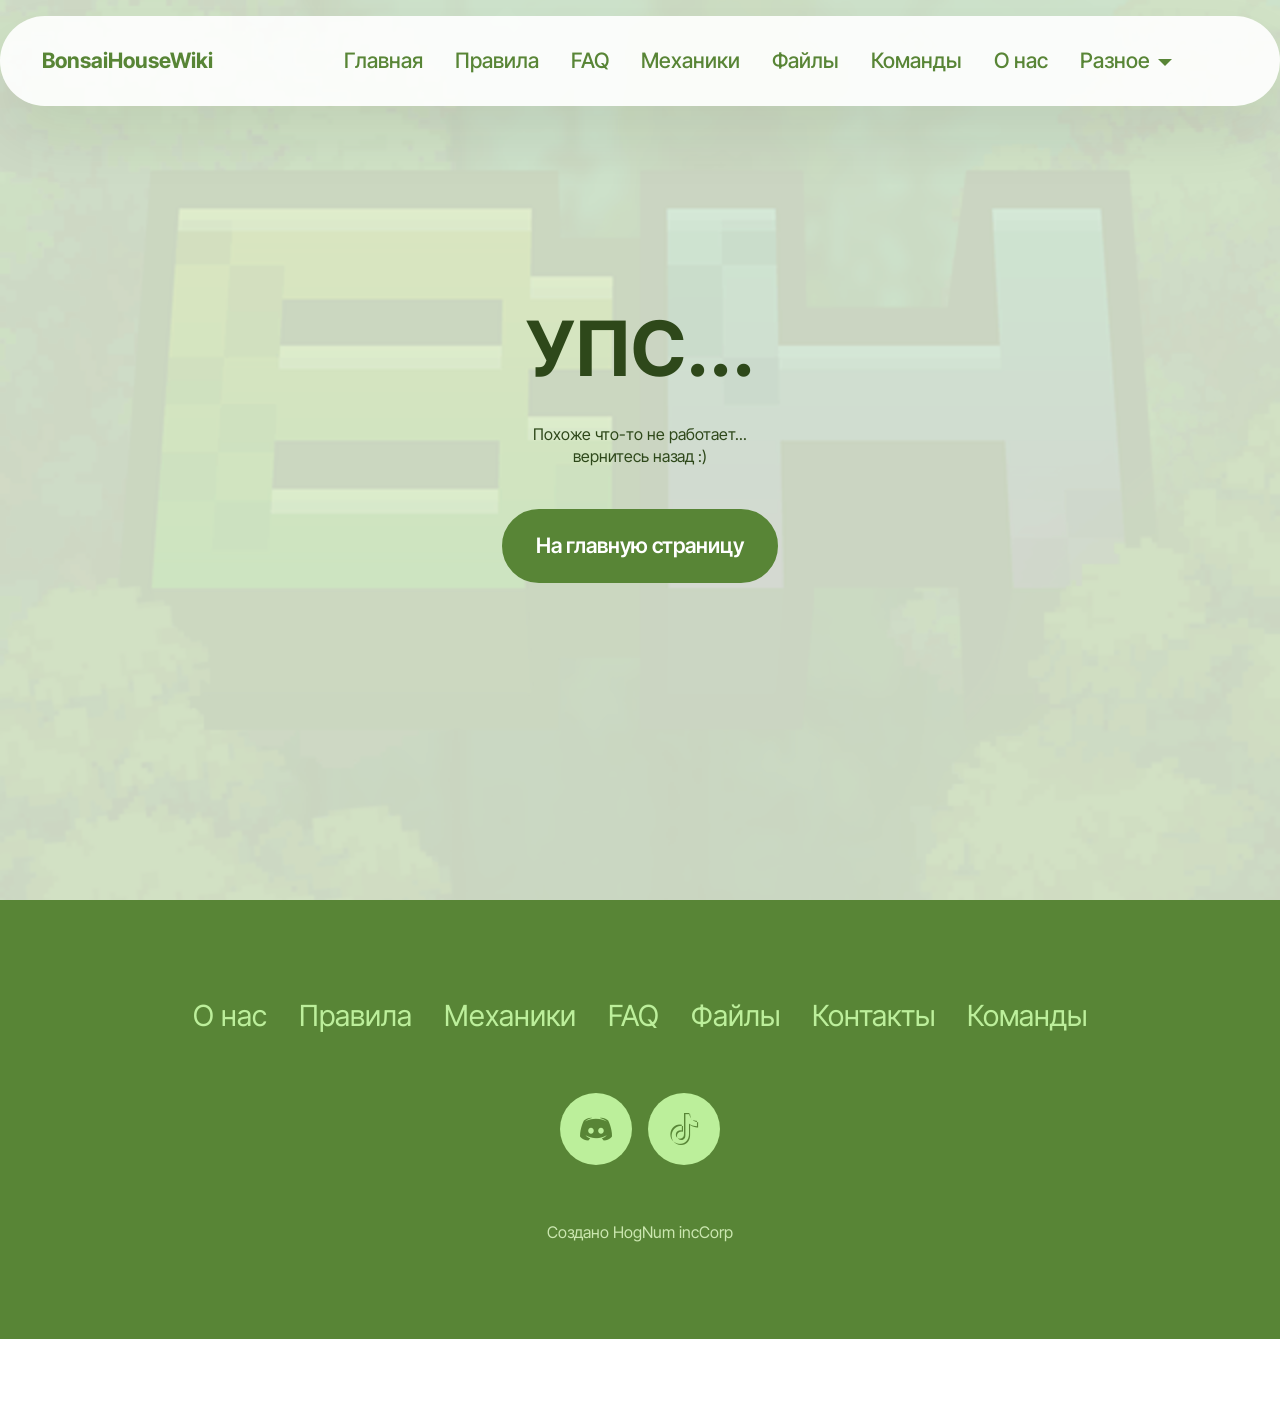
<file: page10.html>
<!DOCTYPE html>
<html  >
<head>
  <!-- Site made with Mobirise Website Builder v6.1.12, https://mobirise.com -->
  <meta charset="UTF-8">
  <meta http-equiv="X-UA-Compatible" content="IE=edge">
  <meta name="generator" content="Mobirise v6.1.12, mobirise.com">
  <meta name="viewport" content="width=device-width, initial-scale=1, minimum-scale=1">
  <link rel="shortcut icon" href="assets/images/bh20server20logo-128x128.png" type="image/x-icon">
  <meta name="description" content="">
  
  
  <title>Ошибка</title>
  <link rel="stylesheet" href="assets/web/assets/mobirise-icons2/mobirise2.css">
  <link rel="stylesheet" href="assets/bootstrap/css/bootstrap.min.css">
  <link rel="stylesheet" href="assets/animatecss/animate.css">
  <link rel="stylesheet" href="assets/dropdown/css/style.css">
  <link rel="stylesheet" href="assets/socicon/css/styles.css">
  <link rel="stylesheet" href="assets/theme/css/style.css">
  <link rel="preload" href="https://fonts.googleapis.com/css?family=Inter+Tight:100,200,300,400,500,600,700,800,900,100i,200i,300i,400i,500i,600i,700i,800i,900i&display=swap" as="style" onload="this.onload=null;this.rel='stylesheet'">
  <noscript><link rel="stylesheet" href="https://fonts.googleapis.com/css?family=Inter+Tight:100,200,300,400,500,600,700,800,900,100i,200i,300i,400i,500i,600i,700i,800i,900i&display=swap"></noscript>
  <link rel="preload" as="style" href="assets/mobirise/css/mbr-additional.css?v=0x0tdl"><link rel="stylesheet" href="assets/mobirise/css/mbr-additional.css?v=0x0tdl" type="text/css">

  
  
  
</head>
<body>
  
  <section data-bs-version="5.1" class="menu menu2 cid-tJS6tZXiPa" once="menu" id="menu02-3u">
	

	<nav class="navbar navbar-dropdown navbar-fixed-top navbar-expand-lg">
		<div class="container">
			<div class="navbar-brand">
				
				<span class="navbar-caption-wrap"><a class="navbar-caption text-primary display-4" href="index.html#header05-1">BonsaiHouseWiki</a></span>
			</div>
			<button class="navbar-toggler" type="button" data-toggle="collapse" data-bs-toggle="collapse" data-target="#navbarSupportedContent" data-bs-target="#navbarSupportedContent" aria-controls="navbarNavAltMarkup" aria-expanded="false" aria-label="Toggle navigation">
				<div class="hamburger">
					<span></span>
					<span></span>
					<span></span>
					<span></span>
				</div>
			</button>
			<div class="collapse navbar-collapse" id="navbarSupportedContent">
				<ul class="navbar-nav nav-dropdown nav-right" data-app-modern-menu="true"><li class="nav-item">
						<a class="nav-link link text-primary display-4" href="index.html">Главная</a>
					</li><li class="nav-item"><a class="nav-link link text-primary display-4" href="page1.html">Правила</a></li><li class="nav-item"><a class="nav-link link text-primary display-4" href="page5.html">FAQ</a></li><li class="nav-item"><a class="nav-link link text-primary display-4" href="page8.html">Механики</a></li><li class="nav-item"><a class="nav-link link text-primary display-4" href="page4.html">Файлы</a></li><li class="nav-item"><a class="nav-link link text-primary display-4" href="page7.html">Команды</a></li><li class="nav-item"><a class="nav-link link text-primary display-4" href="page2.html">О нас</a></li><li class="nav-item dropdown"><a class="nav-link link text-primary dropdown-toggle show display-4" href="page2.html" data-toggle="dropdown-submenu" data-bs-toggle="dropdown" data-bs-auto-close="outside" aria-expanded="false">Разное</a><div class="dropdown-menu show" aria-labelledby="dropdown-674" data-bs-popper="none"><a class="text-primary dropdown-item display-4" href="page9.html">Инструкции</a><a class="text-primary dropdown-item display-4" href="page2.html#clients03-3t">Администрация</a></div></li></ul>
				
				
			</div>
		</div>
	</nav>
</section>

<section data-bs-version="5.1" class="article11 cid-vpahh6zrLo mbr-fullscreen" id="article11-3w">
    

    
    <div class="mbr-overlay" style="opacity: 0.9; background-color: rgb(224, 235, 212);">
    </div>
    <div class="container">
        <div class="row justify-content-center">
            <div class="title col-md-12 col-lg-10">
                <h3 class="mbr-section-title mbr-fonts-style align-center mt-0 mb-0 display-1"><strong>УПС...</strong></h3>
                <h4 class="mbr-section-subtitle align-center mbr-fonts-style mt-4 display-7">Похоже что-то не работает...<br>вернитесь назад :)</h4>
                <div class="mbr-section-btn align-center mt-4"><a class="btn btn-primary display-4" href="index.html">На главную страницу</a></div>
            </div>
        </div>
    </div>
</section>

<section data-bs-version="5.1" class="footer3 cid-vp3wb460pK" once="footers" id="footer03-3v">

        

    

    <div class="container">
        <div class="row">
            <div class="row-links">
                <ul class="header-menu">
                  
                  
                  
                  
                <li class="header-menu-item mbr-fonts-style display-5"><a href="page2.html" class="text-warning">О нас</a></li><li class="header-menu-item mbr-fonts-style display-5"><a href="page1.html" class="text-warning">Правила</a></li><li class="header-menu-item mbr-fonts-style display-5"><a href="page8.html#features026-31" class="text-warning text-primary">Механики</a></li><li class="header-menu-item mbr-fonts-style display-5"><a href="page5.html" class="text-warning">FAQ</a></li><li class="header-menu-item mbr-fonts-style display-5"><a href="page4.html" class="text-warning">Файлы</a></li><li class="header-menu-item mbr-fonts-style display-5"><a href="page2.html#clients03-3t" class="text-warning text-primary">Контакты</a></li><li class="header-menu-item mbr-fonts-style display-5"><a href="page7.html" class="text-warning">Команды</a></li></ul>
              </div>

            <div class="col-12 mt-4">
                <div class="social-row">
                    <div class="soc-item">
                        <a href="https://discord.gg/Snaqmue5zH" target="_blank">
                            <span class="mbr-iconfont display-7 socicon-discord socicon"></span>
                        </a>
                    </div>
                    <div class="soc-item">
                        <a href="https://www.tiktok.com/@bonsai_house_mine?_r=1&_t=ZS-97tULCpdJ8W" target="_blank">
                            <span class="mbr-iconfont socicon-tiktok socicon"></span>
                        </a>
                    </div>
                    
                    
                    
                </div>
            </div>
            <div class="col-12 mt-5">
                <p class="mbr-fonts-style copyright display-7">Создано HogNum incCorp</p>
            </div>
        </div>
    </div>
</section><section class="display-7" style="padding: 0;align-items: center;justify-content: center;flex-wrap: wrap;    align-content: center;display: flex;position: relative;height: 4rem;"><a href="https://mobiri.se/" style="flex: 1 1;height: 4rem;position: absolute;width: 100%;z-index: 1;"><img alt="" style="height: 4rem;" src="[data-uri]"></a><p style="margin: 0;text-align: center;" class="display-7">&#8204;</p><a style="z-index:1" href="https://mobirise.com/html-builder.html">HTML Website Creator</a></section><script src="assets/bootstrap/js/bootstrap.bundle.min.js"></script>  <script src="assets/smoothscroll/smooth-scroll.js"></script>  <script src="assets/ytplayer/index.js"></script>  <script src="assets/dropdown/js/navbar-dropdown.js"></script>  <script src="assets/theme/js/script.js"></script>  
  
  
 <div id="scrollToTop" class="scrollToTop mbr-arrow-up"><a style="text-align: center;"><i class="mbr-arrow-up-icon mbr-arrow-up-icon-cm cm-icon cm-icon-smallarrow-up"></i></a></div>
    <input name="animation" type="hidden">
  </body>
</html>
</file>
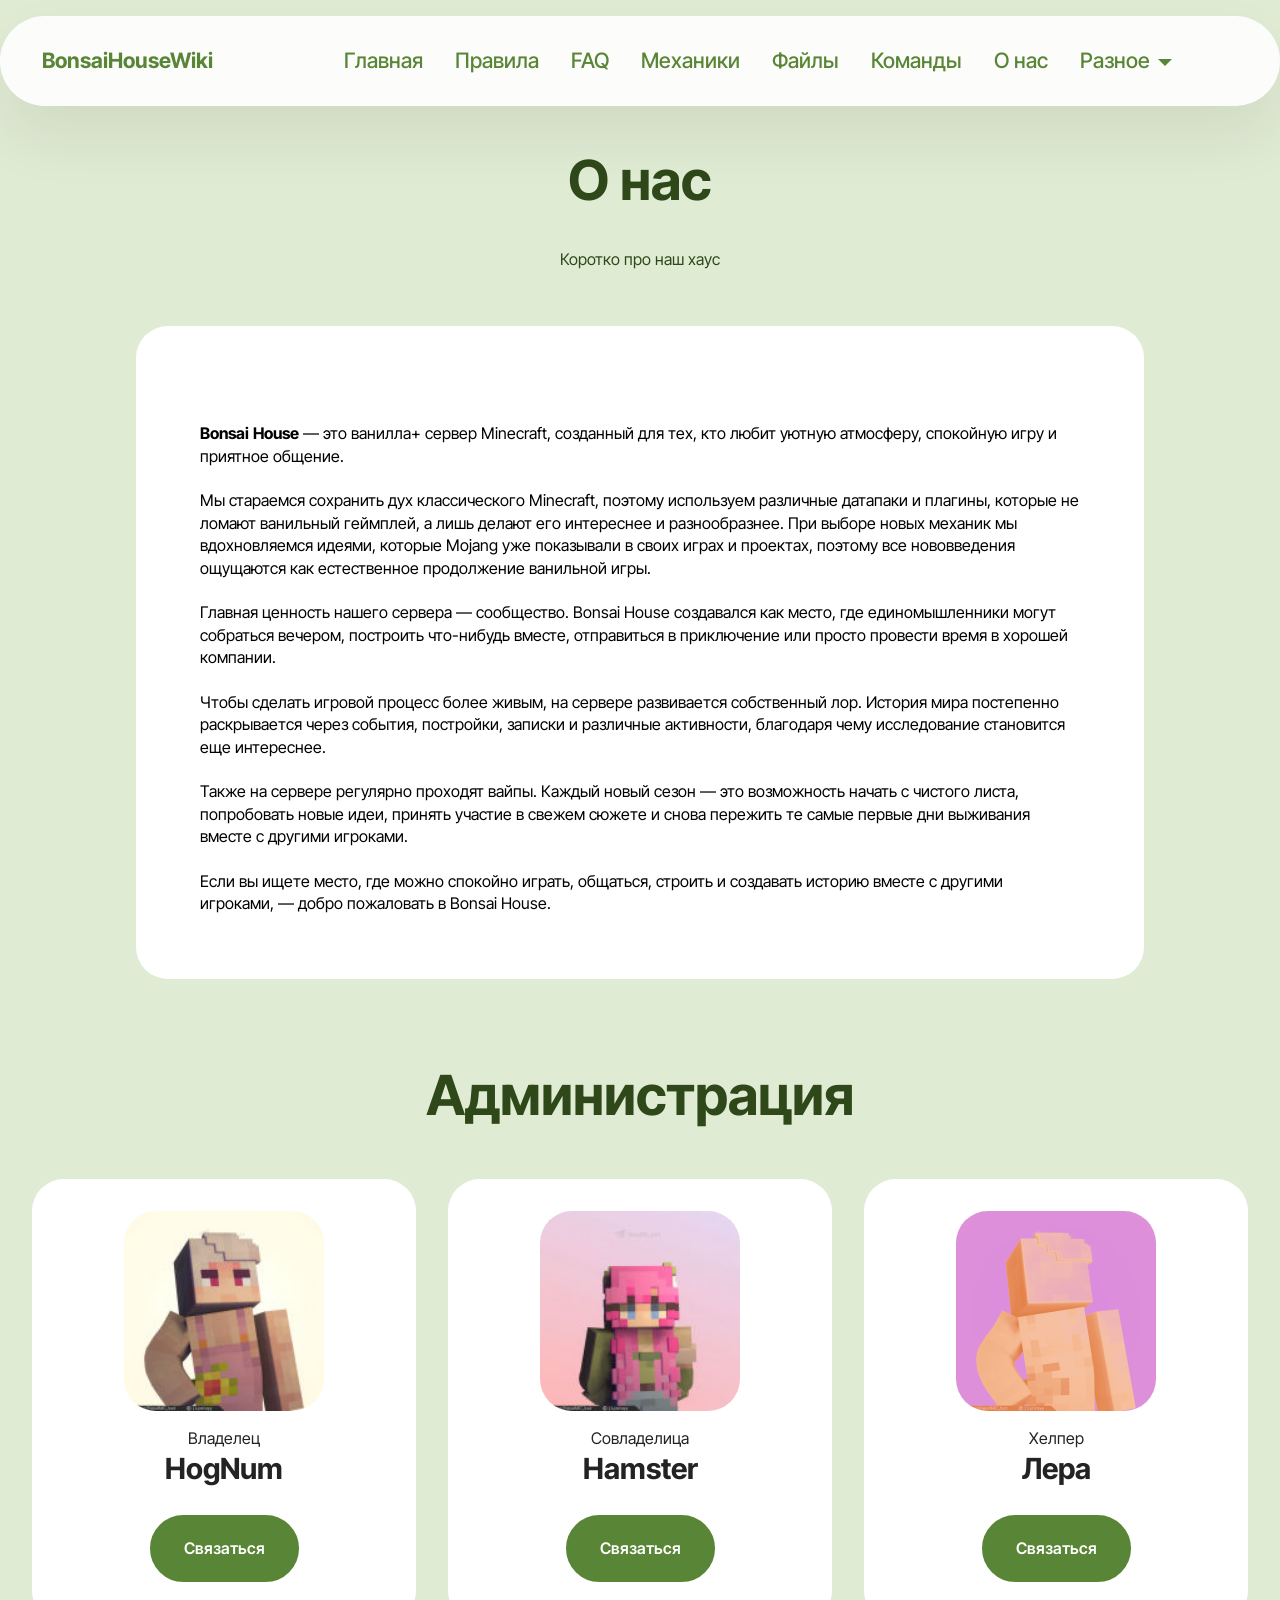
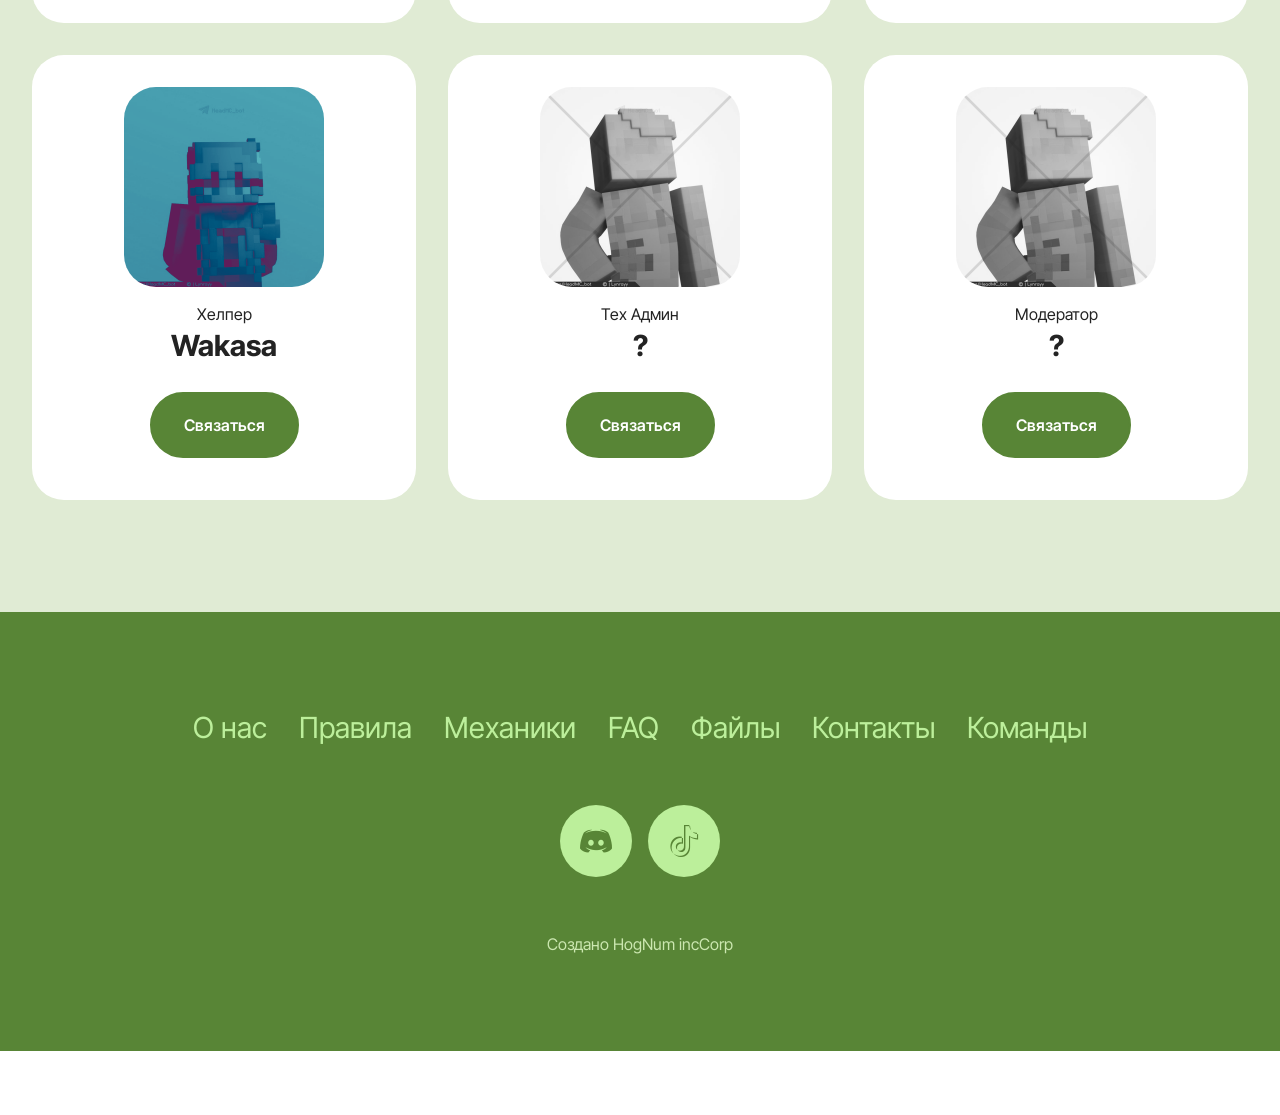
<file: page2.html>
<!DOCTYPE html>
<html  >
<head>
  <!-- Site made with Mobirise Website Builder v6.1.12, https://mobirise.com -->
  <meta charset="UTF-8">
  <meta http-equiv="X-UA-Compatible" content="IE=edge">
  <meta name="generator" content="Mobirise v6.1.12, mobirise.com">
  <meta name="viewport" content="width=device-width, initial-scale=1, minimum-scale=1">
  <link rel="shortcut icon" href="assets/images/bh20server20logo-128x128.png" type="image/x-icon">
  <meta name="description" content="">
  
  
  <title>О нас</title>
  <link rel="stylesheet" href="assets/web/assets/mobirise-icons2/mobirise2.css">
  <link rel="stylesheet" href="assets/bootstrap/css/bootstrap.min.css">
  <link rel="stylesheet" href="assets/animatecss/animate.css">
  <link rel="stylesheet" href="assets/dropdown/css/style.css">
  <link rel="stylesheet" href="assets/socicon/css/styles.css">
  <link rel="stylesheet" href="assets/theme/css/style.css">
  <link rel="preload" href="https://fonts.googleapis.com/css?family=Inter+Tight:100,200,300,400,500,600,700,800,900,100i,200i,300i,400i,500i,600i,700i,800i,900i&display=swap" as="style" onload="this.onload=null;this.rel='stylesheet'">
  <noscript><link rel="stylesheet" href="https://fonts.googleapis.com/css?family=Inter+Tight:100,200,300,400,500,600,700,800,900,100i,200i,300i,400i,500i,600i,700i,800i,900i&display=swap"></noscript>
  <link rel="preload" as="style" href="assets/mobirise/css/mbr-additional.css?v=nJIc1T"><link rel="stylesheet" href="assets/mobirise/css/mbr-additional.css?v=nJIc1T" type="text/css">

  
  
  
</head>
<body>
  
  <section data-bs-version="5.1" class="menu menu2 cid-tJS6tZXiPa" once="menu" id="menu02-1y">
	

	<nav class="navbar navbar-dropdown navbar-fixed-top navbar-expand-lg">
		<div class="container">
			<div class="navbar-brand">
				
				<span class="navbar-caption-wrap"><a class="navbar-caption text-primary display-4" href="index.html#header05-1">BonsaiHouseWiki</a></span>
			</div>
			<button class="navbar-toggler" type="button" data-toggle="collapse" data-bs-toggle="collapse" data-target="#navbarSupportedContent" data-bs-target="#navbarSupportedContent" aria-controls="navbarNavAltMarkup" aria-expanded="false" aria-label="Toggle navigation">
				<div class="hamburger">
					<span></span>
					<span></span>
					<span></span>
					<span></span>
				</div>
			</button>
			<div class="collapse navbar-collapse" id="navbarSupportedContent">
				<ul class="navbar-nav nav-dropdown nav-right" data-app-modern-menu="true"><li class="nav-item">
						<a class="nav-link link text-primary display-4" href="index.html">Главная</a>
					</li><li class="nav-item"><a class="nav-link link text-primary display-4" href="page1.html">Правила</a></li><li class="nav-item"><a class="nav-link link text-primary display-4" href="page5.html">FAQ</a></li><li class="nav-item"><a class="nav-link link text-primary display-4" href="page8.html">Механики</a></li><li class="nav-item"><a class="nav-link link text-primary display-4" href="page4.html">Файлы</a></li><li class="nav-item"><a class="nav-link link text-primary display-4" href="page7.html">Команды</a></li><li class="nav-item"><a class="nav-link link text-primary display-4" href="page2.html">О нас</a></li><li class="nav-item dropdown"><a class="nav-link link text-primary dropdown-toggle show display-4" href="page2.html" data-toggle="dropdown-submenu" data-bs-toggle="dropdown" data-bs-auto-close="outside" aria-expanded="false">Разное</a><div class="dropdown-menu show" aria-labelledby="dropdown-674" data-bs-popper="none"><a class="text-primary dropdown-item display-4" href="page9.html">Инструкции</a><a class="text-primary dropdown-item display-4" href="page2.html#clients03-3t">Администрация</a></div></li></ul>
				
				
			</div>
		</div>
	</nav>
</section>

<section data-bs-version="5.1" class="article11 cid-voXRmZtIFx" id="article11-21">
    

    
    
    <div class="container">
        <div class="row justify-content-center">
            <div class="title col-md-12 col-lg-11">
                <h3 class="mbr-section-title mbr-fonts-style align-center mt-0 mb-0 display-2">
                <strong>О нас</strong></h3>
                <h4 class="mbr-section-subtitle align-center mbr-fonts-style mt-4 display-7">Коротко про наш хаус</h4>
                
            </div>
        </div>
    </div>
</section>

<section data-bs-version="5.1" class="article07 cid-voXRv6nSwV" id="article20-22">
  

  
  
  <div class="container">
    <div class="row justify-content-center">
      <div class="card col-md-12 col-lg-10">
        <div class="card-wrapper">
          
          <div class="card-box align-left mt-4">
            <div class="counter-container mbr-text mbr-fonts-style display-7">
              <div><span style="font-size: 1rem;"><strong>Bonsai</strong> <strong>House</strong> — это ванилла+ сервер Minecraft, созданный для тех, кто любит уютную атмосферу, спокойную игру и приятное общение.</span><br></div><div><br></div><div>Мы стараемся сохранить дух классического Minecraft, поэтому используем различные датапаки и плагины, которые не ломают ванильный геймплей, а лишь делают его интереснее и разнообразнее. При выборе новых механик мы вдохновляемся идеями, которые Mojang уже показывали в своих играх и проектах, поэтому все нововведения ощущаются как естественное продолжение ванильной игры.</div><div><br></div><div>Главная ценность нашего сервера — сообщество. Bonsai House создавался как место, где единомышленники могут собраться вечером, построить что-нибудь вместе, отправиться в приключение или просто провести время в хорошей компании.</div><div><br></div><div>Чтобы сделать игровой процесс более живым, на сервере развивается собственный лор. История мира постепенно раскрывается через события, постройки, записки и различные активности, благодаря чему исследование становится еще интереснее.</div><div><br></div><div>Также на сервере регулярно проходят вайпы. Каждый новый сезон — это возможность начать с чистого листа, попробовать новые идеи, принять участие в свежем сюжете и снова пережить те самые первые дни выживания вместе с другими игроками.</div><div><br></div><div>Если вы ищете место, где можно спокойно играть, общаться, строить и создавать историю вместе с другими игроками, — добро пожаловать в Bonsai House.</div>
            </div>
          </div>
        </div>
      </div>
    </div>
  </div>
</section>

<section data-bs-version="5.1" class="clients3 cid-vpac1xE0CZ" id="clients03-3t">
  

  
  
  <div class="container">
    <div class="row justify-content-center">
      <div class="col-12 content-head">
        <div class="mb-5">
          <h5 class="mbr-section-title mbr-fonts-style mb-0 display-2"><strong>Администрация</strong></h5>
          <div class="col-12">
            
          </div>
        </div>
      </div>
    </div>
    <div class="row">
      <div class="item features-without-image col-12 col-lg-4">
        <div class="item-wrapper">
          <div class="img-wrapper">
            <img src="assets/images/img-4016-160x160.jpg" alt="Mobirise Website Builder">
          </div>
          <div class="card-box align-center">
            <h6 class="card-subtitle mbr-fonts-style mt-3 mb-0 display-7">
              Владелец</h6>
            <h5 class="card-title mbr-fonts-style mb-3 display-5"><strong>HogNum</strong></h5>
            
            <div class="mbr-section-btn mt-3"><a class="btn btn-primary display-7" href="https://t.me/HogNum">Связаться</a></div>
          </div>
        </div>
      </div>
      <div class="item features-without-image col-12 col-lg-4">
        <div class="item-wrapper">
          <div class="img-wrapper">
            <img src="assets/images/img-4017-160x160.jpg" alt="Mobirise Website Builder">
          </div>
          <div class="card-box align-center">
            <h6 class="card-subtitle mbr-fonts-style mt-3 mb-0 display-7">
              Совладелица</h6>
            <h5 class="card-title mbr-fonts-style mb-3 display-5">
              <strong>Hamster</strong></h5>
            
            <div class="mbr-section-btn mt-3"><a class="btn btn-primary display-7" href="https://t.me/hamster_ivet">Связаться</a></div>
          </div>
        </div>
      </div>
      <div class="item features-without-image col-12 col-lg-4">
        <div class="item-wrapper">
          <div class="img-wrapper">
            <img src="assets/images/d09bd0b5d180d0b0-400x400.png" alt="Mobirise Website Builder">
          </div>
          <div class="card-box align-center">
            <h6 class="card-subtitle mbr-fonts-style mt-3 mb-0 display-7">
              Хелпер</h6>
            <h5 class="card-title mbr-fonts-style mb-3 display-5">
              <strong>Лера</strong></h5>
            
            <div class="mbr-section-btn mt-3"><a class="btn btn-primary display-7" href="https://t.me/uigkxl">Связаться</a></div>
          </div>
        </div>
      </div><div class="item features-without-image col-12 col-lg-4">
        <div class="item-wrapper">
          <div class="img-wrapper">
            <img src="assets/images/fdf-400x400.png" alt="Mobirise Website Builder" data-slide-to="3" data-bs-slide-to="4">
          </div>
          <div class="card-box align-center">
            <h6 class="card-subtitle mbr-fonts-style mt-3 mb-0 display-7">Хелпер</h6>
            <h5 class="card-title mbr-fonts-style mb-3 display-5"><strong>Wakasa</strong></h5>
            
            <div class="mbr-section-btn mt-3"><a class="btn btn-primary display-7" href="https://t.me/wakasaxl">Связаться</a></div>
          </div>
        </div>
      </div><div class="item features-without-image col-12 col-lg-4">
        <div class="item-wrapper">
          <div class="img-wrapper">
            <img src="assets/images/d0bdd0b8d0bad182d0be-400x400.png" alt="Mobirise Website Builder" data-slide-to="4" data-bs-slide-to="5">
          </div>
          <div class="card-box align-center">
            <h6 class="card-subtitle mbr-fonts-style mt-3 mb-0 display-7">Тех Админ</h6>
            <h5 class="card-title mbr-fonts-style mb-3 display-5"><strong>?</strong></h5>
            
            <div class="mbr-section-btn mt-3"><a class="btn btn-primary display-7" href="page10.html">Связаться</a></div>
          </div>
        </div>
      </div><div class="item features-without-image col-12 col-lg-4">
        <div class="item-wrapper">
          <div class="img-wrapper">
            <img src="assets/images/d0bdd0b8d0bad182d0be-400x400.png" alt="Mobirise Website Builder" data-slide-to="5" data-bs-slide-to="6">
          </div>
          <div class="card-box align-center">
            <h6 class="card-subtitle mbr-fonts-style mt-3 mb-0 display-7">Модератор</h6>
            <h5 class="card-title mbr-fonts-style mb-3 display-5"><strong>?</strong></h5>
            
            <div class="mbr-section-btn mt-3"><a class="btn btn-primary display-7" href="page10.html">Связаться</a></div>
          </div>
        </div>
      </div>
    </div>
  </div>
</section>

<section data-bs-version="5.1" class="footer3 cid-vp3wb460pK" once="footers" id="footer03-3l">

        

    

    <div class="container">
        <div class="row">
            <div class="row-links">
                <ul class="header-menu">
                  
                  
                  
                  
                <li class="header-menu-item mbr-fonts-style display-5"><a href="page2.html" class="text-warning">О нас</a></li><li class="header-menu-item mbr-fonts-style display-5"><a href="page1.html" class="text-warning">Правила</a></li><li class="header-menu-item mbr-fonts-style display-5"><a href="page8.html#features026-31" class="text-warning text-primary">Механики</a></li><li class="header-menu-item mbr-fonts-style display-5"><a href="page5.html" class="text-warning">FAQ</a></li><li class="header-menu-item mbr-fonts-style display-5"><a href="page4.html" class="text-warning">Файлы</a></li><li class="header-menu-item mbr-fonts-style display-5"><a href="page2.html#clients03-3t" class="text-warning text-primary">Контакты</a></li><li class="header-menu-item mbr-fonts-style display-5"><a href="page7.html" class="text-warning">Команды</a></li></ul>
              </div>

            <div class="col-12 mt-4">
                <div class="social-row">
                    <div class="soc-item">
                        <a href="https://discord.gg/Snaqmue5zH" target="_blank">
                            <span class="mbr-iconfont display-7 socicon-discord socicon"></span>
                        </a>
                    </div>
                    <div class="soc-item">
                        <a href="https://www.tiktok.com/@bonsai_house_mine?_r=1&_t=ZS-97tULCpdJ8W" target="_blank">
                            <span class="mbr-iconfont socicon-tiktok socicon"></span>
                        </a>
                    </div>
                    
                    
                    
                </div>
            </div>
            <div class="col-12 mt-5">
                <p class="mbr-fonts-style copyright display-7">Создано HogNum incCorp</p>
            </div>
        </div>
    </div>
</section><section class="display-7" style="padding: 0;align-items: center;justify-content: center;flex-wrap: wrap;    align-content: center;display: flex;position: relative;height: 4rem;"><a href="https://mobiri.se/" style="flex: 1 1;height: 4rem;position: absolute;width: 100%;z-index: 1;"><img alt="" style="height: 4rem;" src="[data-uri]"></a><p style="margin: 0;text-align: center;" class="display-7">&#8204;</p><a style="z-index:1" href="https://mobirise.com/builder/ai-website-creator.html">Best AI Website Creator</a></section><script src="assets/bootstrap/js/bootstrap.bundle.min.js"></script>  <script src="assets/smoothscroll/smooth-scroll.js"></script>  <script src="assets/ytplayer/index.js"></script>  <script src="assets/dropdown/js/navbar-dropdown.js"></script>  <script src="assets/theme/js/script.js"></script>  
  
  
 <div id="scrollToTop" class="scrollToTop mbr-arrow-up"><a style="text-align: center;"><i class="mbr-arrow-up-icon mbr-arrow-up-icon-cm cm-icon cm-icon-smallarrow-up"></i></a></div>
    <input name="animation" type="hidden">
  </body>
</html>
</file>
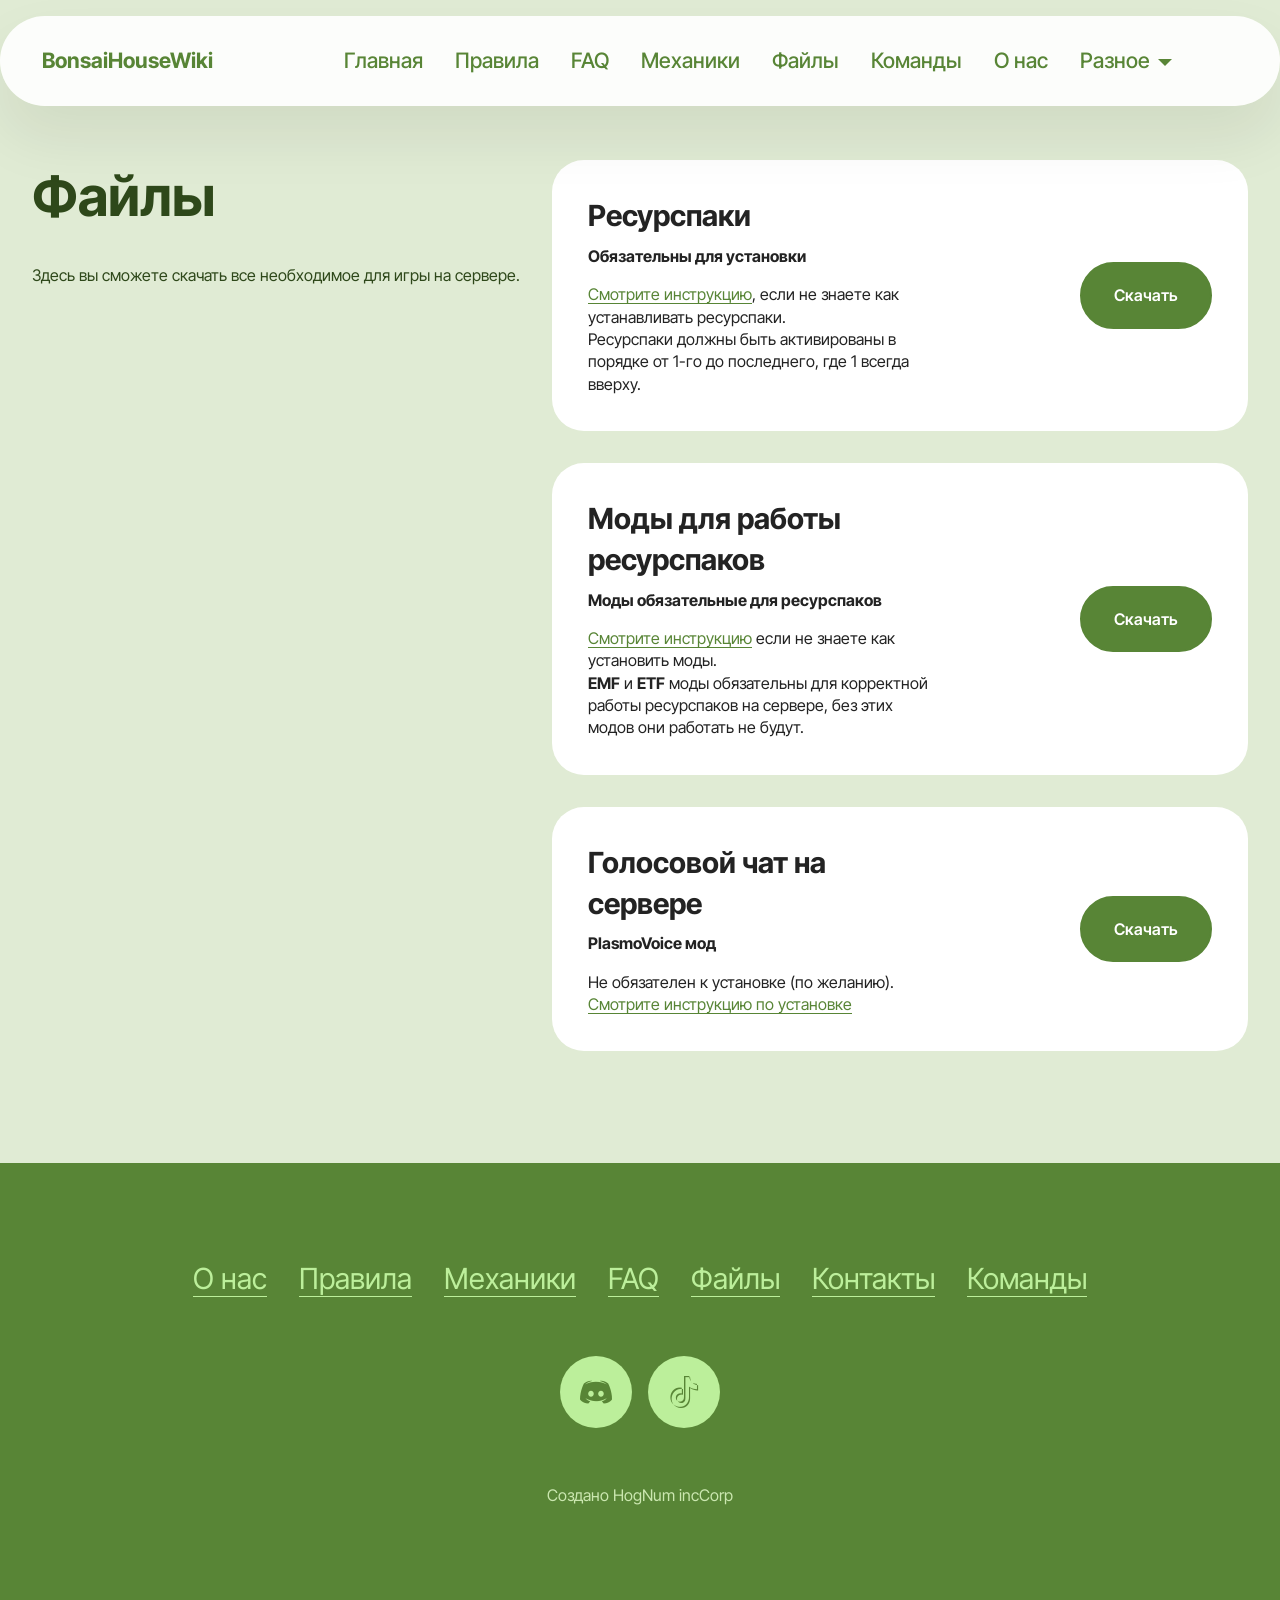
<file: page4.html>
<!DOCTYPE html>
<html  >
<head>
  <!-- Site made with Mobirise Website Builder v6.1.12, https://mobirise.com -->
  <meta charset="UTF-8">
  <meta http-equiv="X-UA-Compatible" content="IE=edge">
  <meta name="generator" content="Mobirise v6.1.12, mobirise.com">
  <meta name="viewport" content="width=device-width, initial-scale=1, minimum-scale=1">
  <link rel="shortcut icon" href="assets/images/bh20server20logo-128x128.png" type="image/x-icon">
  <meta name="description" content="">
  
  
  <title>файлы</title>
  <link rel="stylesheet" href="assets/web/assets/mobirise-icons2/mobirise2.css">
  <link rel="stylesheet" href="assets/bootstrap/css/bootstrap.min.css">
  <link rel="stylesheet" href="assets/animatecss/animate.css">
  <link rel="stylesheet" href="assets/dropdown/css/style.css">
  <link rel="stylesheet" href="assets/socicon/css/styles.css">
  <link rel="stylesheet" href="assets/theme/css/style.css">
  <link rel="preload" href="https://fonts.googleapis.com/css?family=Inter+Tight:100,200,300,400,500,600,700,800,900,100i,200i,300i,400i,500i,600i,700i,800i,900i&display=swap" as="style" onload="this.onload=null;this.rel='stylesheet'">
  <noscript><link rel="stylesheet" href="https://fonts.googleapis.com/css?family=Inter+Tight:100,200,300,400,500,600,700,800,900,100i,200i,300i,400i,500i,600i,700i,800i,900i&display=swap"></noscript>
  <link rel="preload" as="style" href="assets/mobirise/css/mbr-additional.css?v=ie03P9"><link rel="stylesheet" href="assets/mobirise/css/mbr-additional.css?v=ie03P9" type="text/css">

  
  
  
</head>
<body>
  
  <section data-bs-version="5.1" class="menu menu2 cid-tJS6tZXiPa" once="menu" id="menu02-28">
	

	<nav class="navbar navbar-dropdown navbar-fixed-top navbar-expand-lg">
		<div class="container">
			<div class="navbar-brand">
				
				<span class="navbar-caption-wrap"><a class="navbar-caption text-primary display-4" href="index.html#header05-1">BonsaiHouseWiki</a></span>
			</div>
			<button class="navbar-toggler" type="button" data-toggle="collapse" data-bs-toggle="collapse" data-target="#navbarSupportedContent" data-bs-target="#navbarSupportedContent" aria-controls="navbarNavAltMarkup" aria-expanded="false" aria-label="Toggle navigation">
				<div class="hamburger">
					<span></span>
					<span></span>
					<span></span>
					<span></span>
				</div>
			</button>
			<div class="collapse navbar-collapse" id="navbarSupportedContent">
				<ul class="navbar-nav nav-dropdown nav-right" data-app-modern-menu="true"><li class="nav-item">
						<a class="nav-link link text-primary display-4" href="index.html">Главная</a>
					</li><li class="nav-item"><a class="nav-link link text-primary display-4" href="page1.html">Правила</a></li><li class="nav-item"><a class="nav-link link text-primary display-4" href="page5.html">FAQ</a></li><li class="nav-item"><a class="nav-link link text-primary display-4" href="page8.html">Механики</a></li><li class="nav-item"><a class="nav-link link text-primary display-4" href="page4.html">Файлы</a></li><li class="nav-item"><a class="nav-link link text-primary display-4" href="page7.html">Команды</a></li><li class="nav-item"><a class="nav-link link text-primary display-4" href="page2.html">О нас</a></li><li class="nav-item dropdown"><a class="nav-link link text-primary dropdown-toggle show display-4" href="page2.html" data-toggle="dropdown-submenu" data-bs-toggle="dropdown" data-bs-auto-close="outside" aria-expanded="false">Разное</a><div class="dropdown-menu show" aria-labelledby="dropdown-674" data-bs-popper="none"><a class="text-primary dropdown-item display-4" href="page9.html">Инструкции</a><a class="text-primary dropdown-item display-4" href="page2.html#clients03-3t">Администрация</a></div></li></ul>
				
				
			</div>
		</div>
	</nav>
</section>

<section data-bs-version="5.1" class="people01 cid-voY2APis0n" id="people01-2j">
  

  

  <div class="container">
    <div class="row">
      <div class="col-lg-5 mb-5">
        <h3 class="mbr-section-maintitle mbr-fonts-style mb-4 display-2">
          <strong>Файлы</strong></h3>
        <p class="mbr-section-maintext mbr-fonts-style mb-4 display-7">Здесь вы сможете скачать все необходимое для игры на сервере.<br></p>

        
      </div>

      <div class="col-lg-7">
        <div class="item features-without-image">
          <div class="item-wrapper">
            <div class="row align-items-center">
              <div class="col-md-7">
                <div class="align-left">
                  <h3 class="mbr-section-title mbr-fonts-style mb-2 display-5">
                    <strong>Ресурспаки</strong></h3>
                  <h4 class="mbr-section-subtitle mbr-fonts-style mb-3 display-7"><strong>Обязательны для установки</strong></h4>
                  <p class="mbr-section-text mbr-fonts-style mb-0 display-7"><a href="page9.html#list01-3p" class="text-primary">Смотрите инструкцию</a>, если не знаете как устанавливать ресурспаки.&nbsp;<br>Ресурспаки должны быть активированы в порядке от 1-го до последнего, где 1 всегда вверху.</p>
                </div>
              </div>

              <div class="col-md-5">
                <div class="mbr-section-btn align-right"><a class="btn btn-primary display-7" href="https://www.mediafire.com/file/lj643us8unfiksi/%25D0%25A0%25D0%25B5%25D1%2581%25D1%2583%25D1%2580%25D1%2581%25D0%25BF%25D0%25B0%25D0%25BA%25D0%25B8_%25D1%2581%25D0%25B5%25D1%2580%25D0%25B2%25D0%25B5%25D1%2580%25D0%25B0.zip/file">Скачать<strong></strong></a></div>
              </div>
            </div>
          </div>
        </div>
        <div class="item features-without-image">
          <div class="item-wrapper">
            <div class="row align-items-center">
              <div class="col-md-7">
                <div class="align-left">
                  <h3 class="mbr-section-title mbr-fonts-style mb-2 display-5"><strong>Моды для работы ресурспаков</strong></h3>
                  <h4 class="mbr-section-subtitle mbr-fonts-style mb-3 display-7"><strong>
                    Моды обязательные для ресурспаков</strong></h4>
                  <p class="mbr-section-text mbr-fonts-style mb-0 display-7"><a href="page9.html" class="text-primary">Смотрите инструкцию</a> если не знаете как установить моды. <br><strong>EMF</strong> и <strong>ETF</strong> моды обязательны для корректной работы ресурспаков на сервере, без этих модов они работать не будут.</p>
                </div>
              </div>

              <div class="col-md-5">
                <div class="mbr-section-btn align-right"><a class="btn btn-primary display-7" href="https://www.mediafire.com/file/bd48blhl49jtu6f/%25D0%25BC%25D0%25BE%25D0%25B4%25D1%258B_%25D0%25B4%25D0%25BB%25D1%258F_%25D1%2580%25D0%25B5%25D1%2581%25D1%2583%25D1%2580%25D1%2581%25D0%25BF%25D0%25B0%25D0%25BA%25D0%25BE%25D0%25B2.zip/file">Скачать<strong></strong></a></div>
              </div>
            </div>
          </div>
        </div>
        <div class="item features-without-image">
          <div class="item-wrapper">
            <div class="row align-items-center">
              <div class="col-md-7">
                <div class="align-left">
                  <h3 class="mbr-section-title mbr-fonts-style mb-2 display-5"><strong>Голосовой чат на сервере</strong></h3>
                  <h4 class="mbr-section-subtitle mbr-fonts-style mb-3 display-7"><strong>PlasmoVoice мод</strong></h4>
                  <p class="mbr-section-text mbr-fonts-style mb-0 display-7">
                    Не обязателен к установке (по желанию).<br><a href="page9.html" class="text-primary">Смотрите инструкцию по установке</a></p>
                </div>
              </div>

              <div class="col-md-5">
                <div class="mbr-section-btn align-right"><a class="btn btn-primary display-7" href="https://modrinth.com/plugin/plasmo-voice">Скачать</a></div>
              </div>
            </div>
          </div>
        </div>
      </div>
    </div>
  </div>
</section>

<section data-bs-version="5.1" class="footer3 cid-vp3wb460pK" once="footers" id="footer03-3l">

        

    

    <div class="container">
        <div class="row">
            <div class="row-links">
                <ul class="header-menu">
                  
                  
                  
                  
                <li class="header-menu-item mbr-fonts-style display-5"><a href="page2.html" class="text-warning">О нас</a></li><li class="header-menu-item mbr-fonts-style display-5"><a href="page1.html" class="text-warning">Правила</a></li><li class="header-menu-item mbr-fonts-style display-5"><a href="page8.html#features026-31" class="text-warning text-primary">Механики</a></li><li class="header-menu-item mbr-fonts-style display-5"><a href="page5.html" class="text-warning">FAQ</a></li><li class="header-menu-item mbr-fonts-style display-5"><a href="page4.html" class="text-warning">Файлы</a></li><li class="header-menu-item mbr-fonts-style display-5"><a href="page2.html#clients03-3t" class="text-warning text-primary">Контакты</a></li><li class="header-menu-item mbr-fonts-style display-5"><a href="page7.html" class="text-warning">Команды</a></li></ul>
              </div>

            <div class="col-12 mt-4">
                <div class="social-row">
                    <div class="soc-item">
                        <a href="https://discord.gg/Snaqmue5zH" target="_blank">
                            <span class="mbr-iconfont display-7 socicon-discord socicon"></span>
                        </a>
                    </div>
                    <div class="soc-item">
                        <a href="https://www.tiktok.com/@bonsai_house_mine?_r=1&_t=ZS-97tULCpdJ8W" target="_blank">
                            <span class="mbr-iconfont socicon-tiktok socicon"></span>
                        </a>
                    </div>
                    
                    
                    
                </div>
            </div>
            <div class="col-12 mt-5">
                <p class="mbr-fonts-style copyright display-7">Создано HogNum incCorp</p>
            </div>
        </div>
    </div>
</section><section class="display-7" style="padding: 0;align-items: center;justify-content: center;flex-wrap: wrap;    align-content: center;display: flex;position: relative;height: 4rem;"><a href="https://mobiri.se/" style="flex: 1 1;height: 4rem;position: absolute;width: 100%;z-index: 1;"><img alt="" style="height: 4rem;" src="[data-uri]"></a><p style="margin: 0;text-align: center;" class="display-7">&#8204;</p><a style="z-index:1" href="https://mobirise.com/builder/ai-website-generator.html">AI Website Generator</a></section><script src="assets/bootstrap/js/bootstrap.bundle.min.js"></script>  <script src="assets/smoothscroll/smooth-scroll.js"></script>  <script src="assets/ytplayer/index.js"></script>  <script src="assets/dropdown/js/navbar-dropdown.js"></script>  <script src="assets/theme/js/script.js"></script>  
  
  
 <div id="scrollToTop" class="scrollToTop mbr-arrow-up"><a style="text-align: center;"><i class="mbr-arrow-up-icon mbr-arrow-up-icon-cm cm-icon cm-icon-smallarrow-up"></i></a></div>
    <input name="animation" type="hidden">
  </body>
</html>
</file>
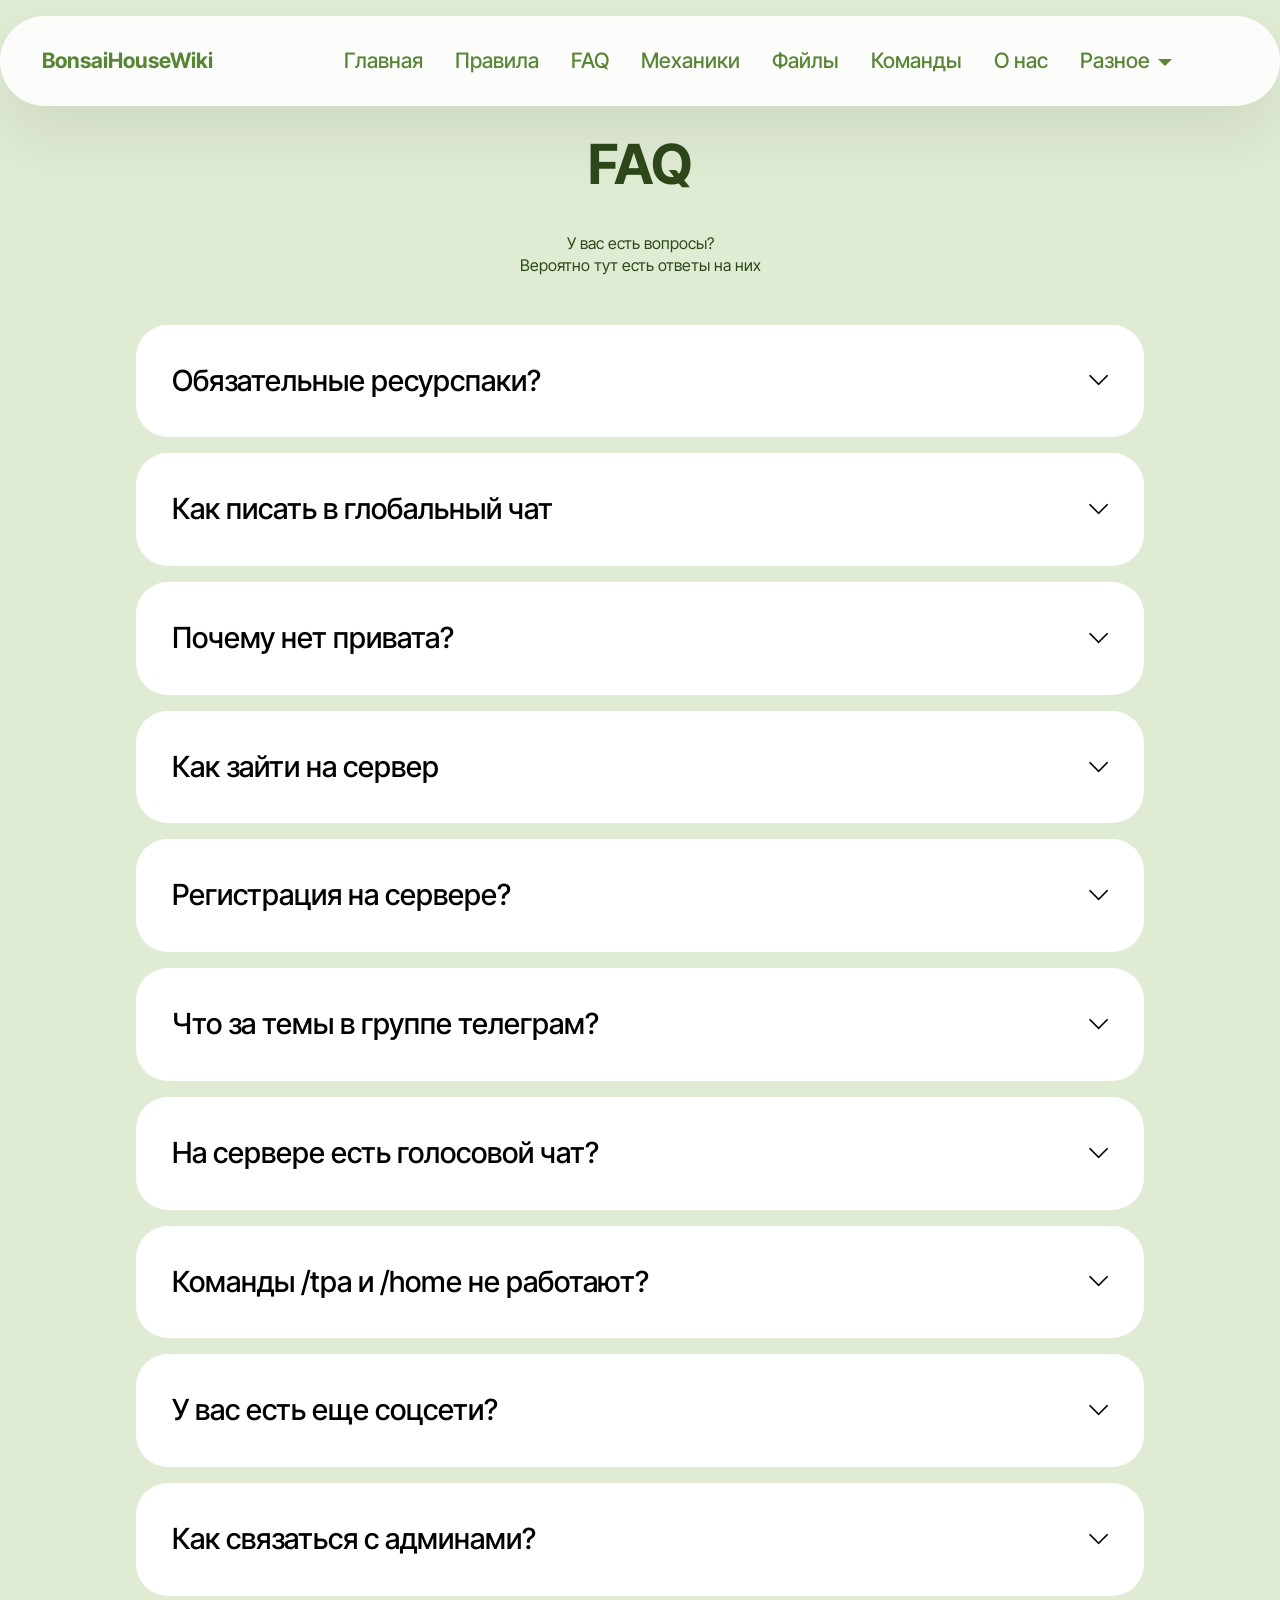
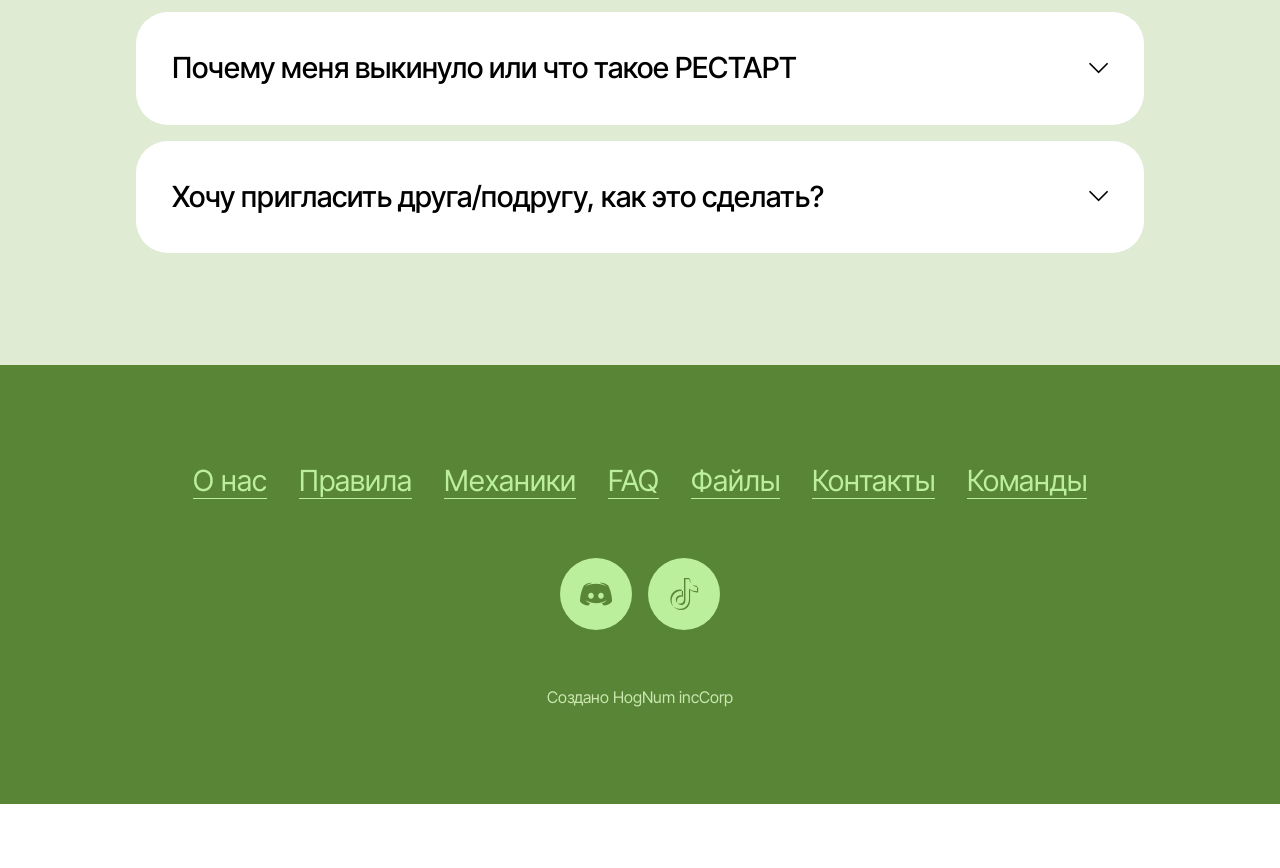
<file: page5.html>
<!DOCTYPE html>
<html  >
<head>
  <!-- Site made with Mobirise Website Builder v6.1.12, https://mobirise.com -->
  <meta charset="UTF-8">
  <meta http-equiv="X-UA-Compatible" content="IE=edge">
  <meta name="generator" content="Mobirise v6.1.12, mobirise.com">
  <meta name="viewport" content="width=device-width, initial-scale=1, minimum-scale=1">
  <link rel="shortcut icon" href="assets/images/bh20server20logo-128x128.png" type="image/x-icon">
  <meta name="description" content="">
  
  
  <title>FAQ</title>
  <link rel="stylesheet" href="assets/web/assets/mobirise-icons2/mobirise2.css">
  <link rel="stylesheet" href="assets/bootstrap/css/bootstrap.min.css">
  <link rel="stylesheet" href="assets/animatecss/animate.css">
  <link rel="stylesheet" href="assets/dropdown/css/style.css">
  <link rel="stylesheet" href="assets/socicon/css/styles.css">
  <link rel="stylesheet" href="assets/theme/css/style.css">
  <link rel="preload" href="https://fonts.googleapis.com/css?family=Inter+Tight:100,200,300,400,500,600,700,800,900,100i,200i,300i,400i,500i,600i,700i,800i,900i&display=swap" as="style" onload="this.onload=null;this.rel='stylesheet'">
  <noscript><link rel="stylesheet" href="https://fonts.googleapis.com/css?family=Inter+Tight:100,200,300,400,500,600,700,800,900,100i,200i,300i,400i,500i,600i,700i,800i,900i&display=swap"></noscript>
  <link rel="preload" as="style" href="assets/mobirise/css/mbr-additional.css?v=L4RkMS"><link rel="stylesheet" href="assets/mobirise/css/mbr-additional.css?v=L4RkMS" type="text/css">

  
  
  
</head>
<body>
  
  <section data-bs-version="5.1" class="menu menu2 cid-tJS6tZXiPa" once="menu" id="menu02-2a">
	

	<nav class="navbar navbar-dropdown navbar-fixed-top navbar-expand-lg">
		<div class="container">
			<div class="navbar-brand">
				
				<span class="navbar-caption-wrap"><a class="navbar-caption text-primary display-4" href="index.html#header05-1">BonsaiHouseWiki</a></span>
			</div>
			<button class="navbar-toggler" type="button" data-toggle="collapse" data-bs-toggle="collapse" data-target="#navbarSupportedContent" data-bs-target="#navbarSupportedContent" aria-controls="navbarNavAltMarkup" aria-expanded="false" aria-label="Toggle navigation">
				<div class="hamburger">
					<span></span>
					<span></span>
					<span></span>
					<span></span>
				</div>
			</button>
			<div class="collapse navbar-collapse" id="navbarSupportedContent">
				<ul class="navbar-nav nav-dropdown nav-right" data-app-modern-menu="true"><li class="nav-item">
						<a class="nav-link link text-primary display-4" href="index.html">Главная</a>
					</li><li class="nav-item"><a class="nav-link link text-primary display-4" href="page1.html">Правила</a></li><li class="nav-item"><a class="nav-link link text-primary display-4" href="page5.html">FAQ</a></li><li class="nav-item"><a class="nav-link link text-primary display-4" href="page8.html">Механики</a></li><li class="nav-item"><a class="nav-link link text-primary display-4" href="page4.html">Файлы</a></li><li class="nav-item"><a class="nav-link link text-primary display-4" href="page7.html">Команды</a></li><li class="nav-item"><a class="nav-link link text-primary display-4" href="page2.html">О нас</a></li><li class="nav-item dropdown"><a class="nav-link link text-primary dropdown-toggle show display-4" href="page2.html" data-toggle="dropdown-submenu" data-bs-toggle="dropdown" data-bs-auto-close="outside" aria-expanded="false">Разное</a><div class="dropdown-menu show" aria-labelledby="dropdown-674" data-bs-popper="none"><a class="text-primary dropdown-item display-4" href="page9.html">Инструкции</a><a class="text-primary dropdown-item display-4" href="page2.html#clients03-3t">Администрация</a></div></li></ul>
				
				
			</div>
		</div>
	</nav>
</section>

<section data-bs-version="5.1" class="list1 cid-vpakRa0UsJ" id="list01-3x">	
    
	
	<div class="container">
		<div class="row justify-content-center">
			<div class="col-12 col-md-12 col-lg-10 m-auto">
				<div class="content">
					<div class="row justify-content-center mb-5">
						<div class="col-12 content-head">
							<div class="mbr-section-head">
								<h4 class="mbr-section-title mbr-fonts-style align-center mb-0 display-2">
									<strong>FAQ</strong></h4>
								<h5 class="mbr-section-subtitle mbr-fonts-style align-center mt-4 mb-0 display-7">У вас есть вопросы?<br>Вероятно тут есть ответы на них</h5>
							</div>
						</div>
					</div>
					<div id="bootstrap-accordion_18" class="panel-group accordionStyles accordion" role="tablist" aria-multiselectable="true">
						<div class="card">
							<div class="card-header" role="tab" id="headingOne">
								<a role="button" class="panel-title collapsed" data-toggle="collapse" data-bs-toggle="collapse" data-core="" href="#collapse1_18" aria-expanded="false" aria-controls="collapse1">
									<h6 class="panel-title-edit mbr-semibold mbr-fonts-style mb-0 display-5">Обязательные ресурспаки?</h6>
									<span class="sign mbr-iconfont mobi-mbri-arrow-down"></span>
								</a>
							</div>
							<div id="collapse1_18" class="panel-collapse noScroll collapse" role="tabpanel" aria-labelledby="headingOne" data-parent="#accordion" data-bs-parent="#bootstrap-accordion_18">
								<div class="panel-body">
									<p class="mbr-fonts-style panel-text display-7">Ресурспаки позволяют нам создать необходимую атмосферу сезона.<br>Добавить необходимые предметы для сюжета.<br>Кастомизация инструментов и предметов через переименования.<br>и прочее другое.&nbsp;<br><a href="page4.html" class="text-primary">Скачать все необходимое можете на странице файлы</a></p><div></div><p></p>
								</div>
							</div>
						</div>
						<div class="card">
							<div class="card-header" role="tab" id="headingOne">
								<a role="button" class="panel-title collapsed" data-toggle="collapse" data-bs-toggle="collapse" data-core="" href="#collapse2_18" aria-expanded="false" aria-controls="collapse2">
									<h6 class="panel-title-edit mbr-semibold mbr-fonts-style mb-0 display-5">Как писать в глобальный чат</h6>
									<span class="sign mbr-iconfont mobi-mbri-arrow-down"></span>
								</a>
							</div>
							<div id="collapse2_18" class="panel-collapse noScroll collapse" role="tabpanel" aria-labelledby="headingOne" data-parent="#accordion" data-bs-parent="#bootstrap-accordion_18">
								<div class="panel-body">
									<p class="mbr-fonts-style panel-text display-7">На сервере установлен локальный и глобальный чаты.<br>! – ставьте восклицательный знак вначаое сообщения чтобы все игроки видели ваше сообщение<br>Просто текст сообщение будет видно лишь игрокам в некотором радиусе.</p>
								</div>
							</div>
						</div>
						<div class="card">
							<div class="card-header" role="tab" id="headingOne">
								<a role="button" class="panel-title collapsed" data-toggle="collapse" data-bs-toggle="collapse" data-core="" href="#collapse3_18" aria-expanded="false" aria-controls="collapse3">
									<h6 class="panel-title-edit mbr-semibold mbr-fonts-style mb-0 display-5">
										Почему нет привата?</h6>
									<span class="sign mbr-iconfont mobi-mbri-arrow-down"></span>
								</a>
							</div>
							<div id="collapse3_18" class="panel-collapse noScroll collapse" role="tabpanel" aria-labelledby="headingOne" data-parent="#accordion" data-bs-parent="#bootstrap-accordion_18">
								<div class="panel-body">
									<p class="mbr-fonts-style panel-text display-7">
										Наш хаус категорически против системы приватов как в модах worldedit или chunk private, по нашему мнению это нарушает атмосферу Vanila+ сервера. Принадлежность территории кому-либо можно при помощи таблички с датой установки и вашим ником. Так вы покажете принадлежность, и в случае чего админы смогут узнать кто первый занял землю, даже если эта табличка была сломана. А так же у нас есть в группе телеграм тема "феодализм", куда вы можете отправить по закрепленной форме, почти точное расположение границ вашего участка, что так же поможет в конфликтных ситуациях.
									</p>
								</div>
							</div>
						</div>
						<div class="card">
							<div class="card-header" role="tab" id="headingOne">
								<a role="button" class="panel-title collapsed" data-toggle="collapse" data-bs-toggle="collapse" data-core="" href="#collapse4_18" aria-expanded="false" aria-controls="collapse4">
									<h6 class="panel-title-edit mbr-semibold mbr-fonts-style mb-0 display-5">
										Как зайти на сервер</h6>
									<span class="sign mbr-iconfont mobi-mbri-arrow-down"></span>
								</a>
							</div>
							<div id="collapse4_18" class="panel-collapse noScroll collapse" role="tabpanel" aria-labelledby="headingOne" data-parent="#accordion" data-bs-parent="#bootstrap-accordion_18">
								<div class="panel-body">
									<p class="mbr-fonts-style panel-text display-7">Сперва укажите свой ник в теме WhiteList, в нашей группе телеграм.<br>Дождитесь когда вас примут, админ поставит реакцию на ваш ник<br>Затем выбираете один из рабочих айпи и заходите на сервер.<br>На сервере необходимо зарегестрироваться<br>/reg пароль пароль</p>
								</div>
							</div>
						</div>
						<div class="card">
							<div class="card-header" role="tab" id="headingOne">
								<a role="button" class="panel-title collapsed" data-toggle="collapse" data-bs-toggle="collapse" data-core="" href="#collapse5_18" aria-expanded="false" aria-controls="collapse5">
									<h6 class="panel-title-edit mbr-semibold mbr-fonts-style mb-0 display-5">Регистрация на сервере?</h6>
									<span class="sign mbr-iconfont mobi-mbri-arrow-down"></span>
								</a>
							</div>
							<div id="collapse5_18" class="panel-collapse noScroll collapse" role="tabpanel" aria-labelledby="headingOne" data-parent="#accordion" data-bs-parent="#bootstrap-accordion_18">
								<div class="panel-body">
									<p class="mbr-fonts-style panel-text display-7">На сервере необходимо зарегестрироваться при помощи команды:<br>/reg пароль пароль<br>Пароль минимум 6 символов<br>В случае проблем, <a href="page2.html#clients03-3t" class="text-primary">обратитесь к администрации за помощью.</a></p>
								</div>
							</div>
						</div>
						<div class="card">
							<div class="card-header" role="tab" id="headingOne">
								<a role="button" class="panel-title collapsed" data-toggle="collapse" data-bs-toggle="collapse" data-core="" href="#collapse6_18" aria-expanded="false" aria-controls="collapse6">
									<h6 class="panel-title-edit mbr-semibold mbr-fonts-style mb-0 display-5">
										Что за темы в группе телеграм?<br></h6>
									<span class="sign mbr-iconfont mobi-mbri-arrow-down"></span>
								</a>
							</div>
							<div id="collapse6_18" class="panel-collapse noScroll collapse" role="tabpanel" aria-labelledby="headingOne" data-parent="#accordion" data-bs-parent="#bootstrap-accordion_18">
								<div class="panel-body">
									<p class="mbr-fonts-style panel-text display-7">Наша группа поделена на темы. Просим соблюдать их распорядок.<br><strong>Server News</strong> – новостная ветка, куда админы отправляют новости и объявления обо всем что непосредственно касается хауса<br><strong>Общение</strong> – группа для общения обо всем и вся<br><strong>Информация</strong> – тема с информацией, где есть закрепленное сообщение с краткой инфой про текущий сезон на сервере.<br><strong>Жалобы </strong>– в эту ветку вы можете отправлять свои жалобы на игроков, сообщать о багах и тд.<br><strong>WhiteList</strong> – тема куда вы отправляете свои ники. Там есть закрепленное сообщение с пояснением что и как надо написать.<br><strong>Идеи и предложения</strong> – ветка куда игроки могут присылать свои идеи и предложения. Какие-то пожелания по плагинам и датапакам, мероприятиям и тд.<br><strong>Видео и скрины</strong> – наша галерея сервера. Отправляйте сюда свои фоточки и скрины с майкнарфта, чтобы делиться ими с другими.<br><strong>Кланы и групировки</strong> – ветка куда вы можете отправить объявление о том что вы создали свой клан, или союз игроков<br><strong>Вопросы</strong> – задавайте свои вопросы отдельно, чтобы игроки или админы могли ответить вам.<br><strong>Феодализм</strong> – реестр ваших земель. По закрепленной там форме составьте свою "сертификат" на владение землей. так вы сможете показать людям где проходят границы вашего участка<br><strong>Player announcement</strong> – ветка куда игроки могут отправить объявления о мероприятиях, новостях их кланах и прочее.<br><strong>Торговля</strong> – торговый чат, где вы можете смотреть или делиться информацией о торгах.</p>
								</div>
							</div>
						</div>
					</div>
				</div>
			</div>
		</div>
	</div>
</section>

<section data-bs-version="5.1" class="list1 cid-vpaCsoTWzO" id="list01-40">	
    
	
	<div class="container">
		<div class="row justify-content-center">
			<div class="col-12 col-md-12 col-lg-10 m-auto">
				<div class="content">
					
					<div id="bootstrap-accordion_19" class="panel-group accordionStyles accordion" role="tablist" aria-multiselectable="true">
						<div class="card">
							<div class="card-header" role="tab" id="headingOne">
								<a role="button" class="panel-title collapsed" data-toggle="collapse" data-bs-toggle="collapse" data-core="" href="#collapse1_19" aria-expanded="false" aria-controls="collapse1">
									<h6 class="panel-title-edit mbr-semibold mbr-fonts-style mb-0 display-5">На сервере есть голосовой чат?</h6>
									<span class="sign mbr-iconfont mobi-mbri-arrow-down"></span>
								</a>
							</div>
							<div id="collapse1_19" class="panel-collapse noScroll collapse" role="tabpanel" aria-labelledby="headingOne" data-parent="#accordion" data-bs-parent="#bootstrap-accordion_19">
								<div class="panel-body">
									<p class="mbr-fonts-style panel-text display-7">PlasmoVoice используется как мод для голосового чата<br>Он так же позволяет создать кастомные пластинки подробнее в <a href="page8.html#list05-3g" class="text-primary">механиках</a><br>Мод можете скачать на странице <a href="page4.html" class="text-primary">файлы</a></p>
								</div>
							</div>
						</div>
						<div class="card">
							<div class="card-header" role="tab" id="headingOne">
								<a role="button" class="panel-title collapsed" data-toggle="collapse" data-bs-toggle="collapse" data-core="" href="#collapse2_19" aria-expanded="false" aria-controls="collapse2">
									<h6 class="panel-title-edit mbr-semibold mbr-fonts-style mb-0 display-5">Команды /tpa и /home не работают?</h6>
									<span class="sign mbr-iconfont mobi-mbri-arrow-down"></span>
								</a>
							</div>
							<div id="collapse2_19" class="panel-collapse noScroll collapse" role="tabpanel" aria-labelledby="headingOne" data-parent="#accordion" data-bs-parent="#bootstrap-accordion_19">
								<div class="panel-body">
									<p class="mbr-fonts-style panel-text display-7">Да, у нас нет и не будет этих команд. Игра предлагает огромное количество транспорта и способов для быстрого перемещения.<br></p>
								</div>
							</div>
						</div>
						<div class="card">
							<div class="card-header" role="tab" id="headingOne">
								<a role="button" class="panel-title collapsed" data-toggle="collapse" data-bs-toggle="collapse" data-core="" href="#collapse3_19" aria-expanded="false" aria-controls="collapse3">
									<h6 class="panel-title-edit mbr-semibold mbr-fonts-style mb-0 display-5">
										У вас есть еще соцсети?</h6>
									<span class="sign mbr-iconfont mobi-mbri-arrow-down"></span>
								</a>
							</div>
							<div id="collapse3_19" class="panel-collapse noScroll collapse" role="tabpanel" aria-labelledby="headingOne" data-parent="#accordion" data-bs-parent="#bootstrap-accordion_19">
								<div class="panel-body">
									<p class="mbr-fonts-style panel-text display-7">У нас есть <a href="https://discord.gg/Snaqmue5zH" class="text-primary">дискорд</a> канал для общения и веб ивентов.<br>А так же <a href="https://www.tiktok.com/@bonsai_house_mine?_r=1&_t=ZS-97tULCpdJ8W" class="text-primary">тикток</a> аккаунт.</p>
								</div>
							</div>
						</div>
						<div class="card">
							<div class="card-header" role="tab" id="headingOne">
								<a role="button" class="panel-title collapsed" data-toggle="collapse" data-bs-toggle="collapse" data-core="" href="#collapse4_19" aria-expanded="false" aria-controls="collapse4">
									<h6 class="panel-title-edit mbr-semibold mbr-fonts-style mb-0 display-5">
										Как связаться с админами?</h6>
									<span class="sign mbr-iconfont mobi-mbri-arrow-down"></span>
								</a>
							</div>
							<div id="collapse4_19" class="panel-collapse noScroll collapse" role="tabpanel" aria-labelledby="headingOne" data-parent="#accordion" data-bs-parent="#bootstrap-accordion_19">
								<div class="panel-body">
									<p class="mbr-fonts-style panel-text display-7">
										Вы можете написать им в группе телеграм, или же лично.<br><a href="page2.html#clients03-3t" class="text-primary">Вот страница со всеми членами администрации</a></p>
								</div>
							</div>
						</div>
						<div class="card">
							<div class="card-header" role="tab" id="headingOne">
								<a role="button" class="panel-title collapsed" data-toggle="collapse" data-bs-toggle="collapse" data-core="" href="#collapse5_19" aria-expanded="false" aria-controls="collapse5">
									<h6 class="panel-title-edit mbr-semibold mbr-fonts-style mb-0 display-5">Почему меня выкинуло или что такое РЕСТАРТ</h6>
									<span class="sign mbr-iconfont mobi-mbri-arrow-down"></span>
								</a>
							</div>
							<div id="collapse5_19" class="panel-collapse noScroll collapse" role="tabpanel" aria-labelledby="headingOne" data-parent="#accordion" data-bs-parent="#bootstrap-accordion_19">
								<div class="panel-body">
									<p class="mbr-fonts-style panel-text display-7">
										Сервер уходит на перезапуск каждые 12:00 и 00:00 по МСК.<br>Перезапуск занимает пару ~ 1-2 минуты/</p>
								</div>
							</div>
						</div>
						<div class="card">
							<div class="card-header" role="tab" id="headingOne">
								<a role="button" class="panel-title collapsed" data-toggle="collapse" data-bs-toggle="collapse" data-core="" href="#collapse6_19" aria-expanded="false" aria-controls="collapse6">
									<h6 class="panel-title-edit mbr-semibold mbr-fonts-style mb-0 display-5">Хочу пригласить друга/подругу, как это сделать?</h6>
									<span class="sign mbr-iconfont mobi-mbri-arrow-down"></span>
								</a>
							</div>
							<div id="collapse6_19" class="panel-collapse noScroll collapse" role="tabpanel" aria-labelledby="headingOne" data-parent="#accordion" data-bs-parent="#bootstrap-accordion_19">
								<div class="panel-body">
									<p class="mbr-fonts-style panel-text display-7">Друзья должны как и вы отправить анкету в нашего <a href="https://t.me/HouseBonsaiBot" class="text-primary">телеграм бота</a>. Учтите что ваш знакомый должен составить достойную анкету для его принятия, в противном случае он не пройдет, посему не надо составлять анкеты на отвали или надеятся что фраза "меня друг позвал" это автоматический прием в группу.</p>
								</div>
							</div>
						</div>
					</div>
				</div>
			</div>
		</div>
	</div>
</section>

<section data-bs-version="5.1" class="footer3 cid-vp3wb460pK" once="footers" id="footer03-3l">

        

    

    <div class="container">
        <div class="row">
            <div class="row-links">
                <ul class="header-menu">
                  
                  
                  
                  
                <li class="header-menu-item mbr-fonts-style display-5"><a href="page2.html" class="text-warning">О нас</a></li><li class="header-menu-item mbr-fonts-style display-5"><a href="page1.html" class="text-warning">Правила</a></li><li class="header-menu-item mbr-fonts-style display-5"><a href="page8.html#features026-31" class="text-warning text-primary">Механики</a></li><li class="header-menu-item mbr-fonts-style display-5"><a href="page5.html" class="text-warning">FAQ</a></li><li class="header-menu-item mbr-fonts-style display-5"><a href="page4.html" class="text-warning">Файлы</a></li><li class="header-menu-item mbr-fonts-style display-5"><a href="page2.html#clients03-3t" class="text-warning text-primary">Контакты</a></li><li class="header-menu-item mbr-fonts-style display-5"><a href="page7.html" class="text-warning">Команды</a></li></ul>
              </div>

            <div class="col-12 mt-4">
                <div class="social-row">
                    <div class="soc-item">
                        <a href="https://discord.gg/Snaqmue5zH" target="_blank">
                            <span class="mbr-iconfont display-7 socicon-discord socicon"></span>
                        </a>
                    </div>
                    <div class="soc-item">
                        <a href="https://www.tiktok.com/@bonsai_house_mine?_r=1&_t=ZS-97tULCpdJ8W" target="_blank">
                            <span class="mbr-iconfont socicon-tiktok socicon"></span>
                        </a>
                    </div>
                    
                    
                    
                </div>
            </div>
            <div class="col-12 mt-5">
                <p class="mbr-fonts-style copyright display-7">Создано HogNum incCorp</p>
            </div>
        </div>
    </div>
</section><section class="display-7" style="padding: 0;align-items: center;justify-content: center;flex-wrap: wrap;    align-content: center;display: flex;position: relative;height: 4rem;"><a href="https://mobiri.se/" style="flex: 1 1;height: 4rem;position: absolute;width: 100%;z-index: 1;"><img alt="" style="height: 4rem;" src="[data-uri]"></a><p style="margin: 0;text-align: center;" class="display-7">&#8204;</p><a style="z-index:1" href="https://mobirise.com/builder/ai-website-maker.html">AI Website Maker</a></section><script src="assets/bootstrap/js/bootstrap.bundle.min.js"></script>  <script src="assets/smoothscroll/smooth-scroll.js"></script>  <script src="assets/ytplayer/index.js"></script>  <script src="assets/dropdown/js/navbar-dropdown.js"></script>  <script src="assets/mbr-switch-arrow/mbr-switch-arrow.js"></script>  <script src="assets/theme/js/script.js"></script>  
  
  
 <div id="scrollToTop" class="scrollToTop mbr-arrow-up"><a style="text-align: center;"><i class="mbr-arrow-up-icon mbr-arrow-up-icon-cm cm-icon cm-icon-smallarrow-up"></i></a></div>
    <input name="animation" type="hidden">
  </body>
</html>
</file>
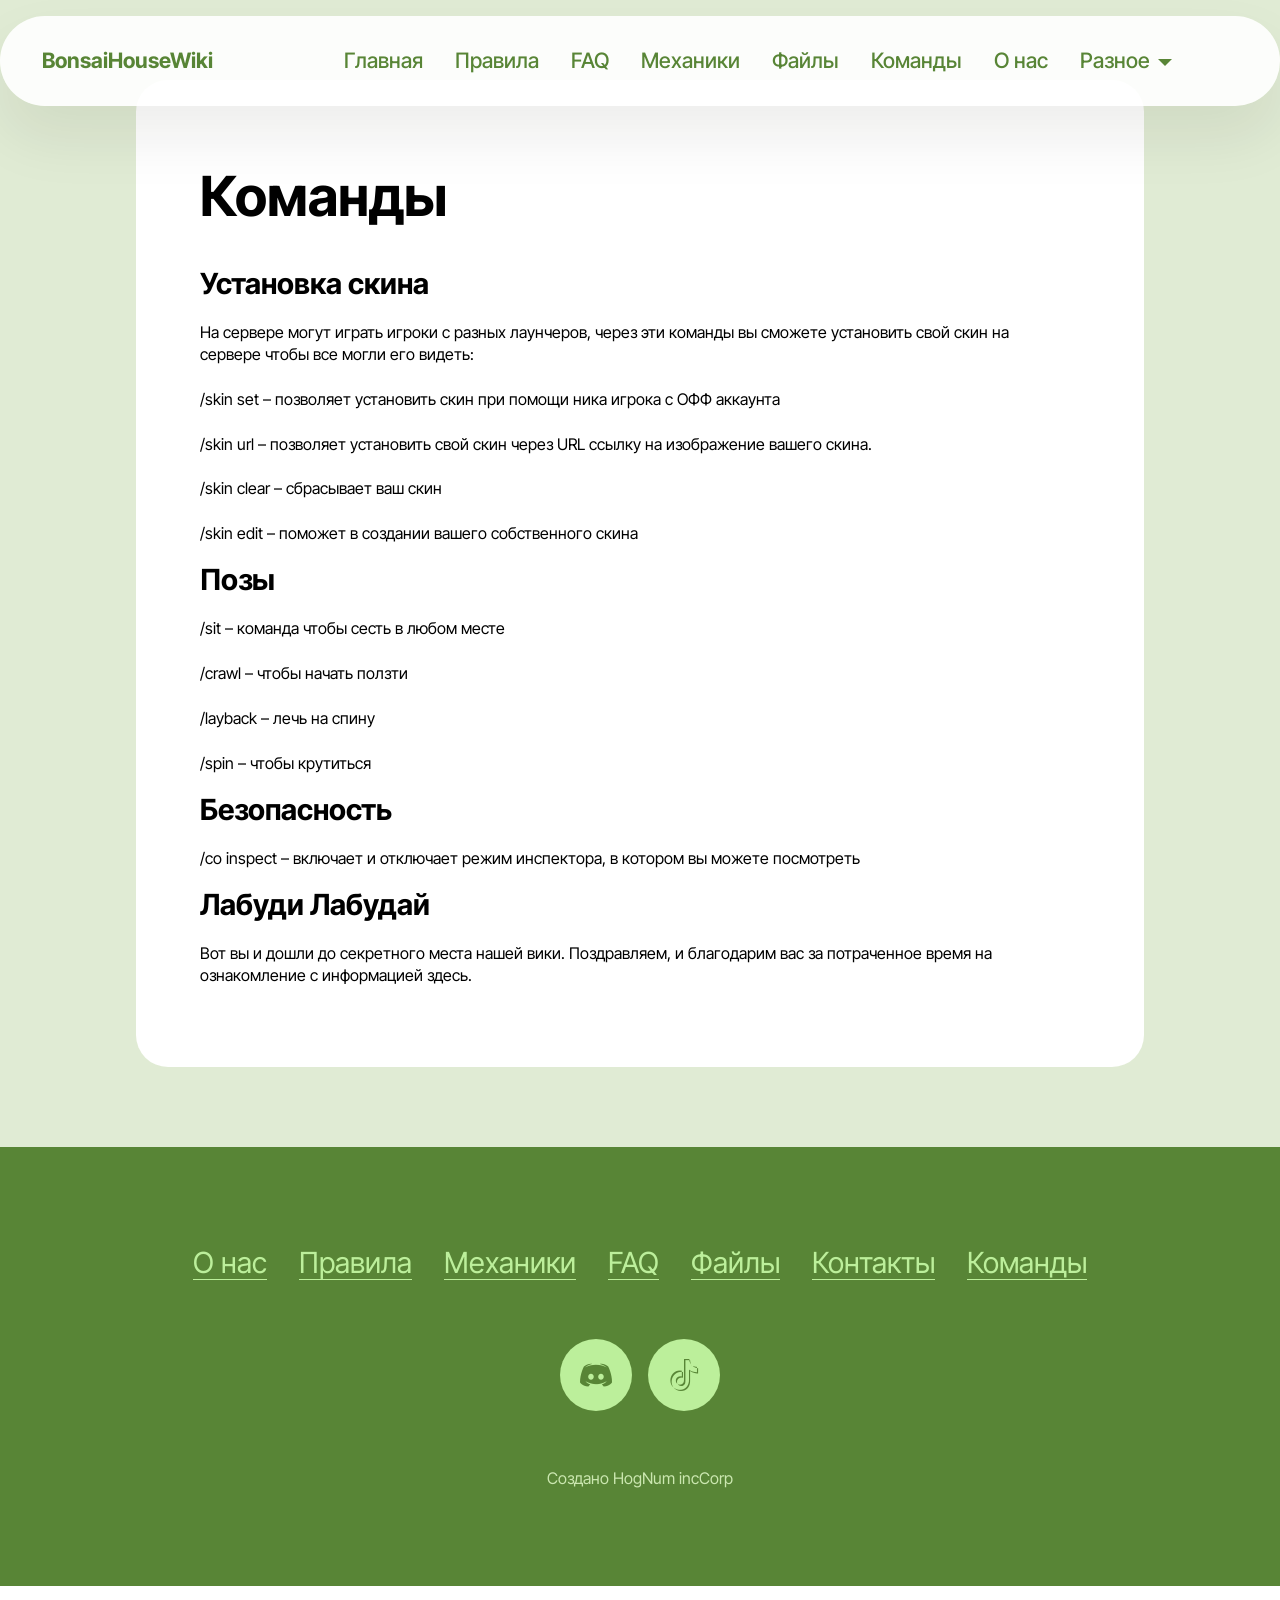
<file: page7.html>
<!DOCTYPE html>
<html  >
<head>
  <!-- Site made with Mobirise Website Builder v6.1.12, https://mobirise.com -->
  <meta charset="UTF-8">
  <meta http-equiv="X-UA-Compatible" content="IE=edge">
  <meta name="generator" content="Mobirise v6.1.12, mobirise.com">
  <meta name="viewport" content="width=device-width, initial-scale=1, minimum-scale=1">
  <link rel="shortcut icon" href="assets/images/bh20server20logo-128x128.png" type="image/x-icon">
  <meta name="description" content="">
  
  
  <title>Чат команды</title>
  <link rel="stylesheet" href="assets/web/assets/mobirise-icons2/mobirise2.css">
  <link rel="stylesheet" href="assets/bootstrap/css/bootstrap.min.css">
  <link rel="stylesheet" href="assets/animatecss/animate.css">
  <link rel="stylesheet" href="assets/dropdown/css/style.css">
  <link rel="stylesheet" href="assets/socicon/css/styles.css">
  <link rel="stylesheet" href="assets/theme/css/style.css">
  <link rel="preload" href="https://fonts.googleapis.com/css?family=Inter+Tight:100,200,300,400,500,600,700,800,900,100i,200i,300i,400i,500i,600i,700i,800i,900i&display=swap" as="style" onload="this.onload=null;this.rel='stylesheet'">
  <noscript><link rel="stylesheet" href="https://fonts.googleapis.com/css?family=Inter+Tight:100,200,300,400,500,600,700,800,900,100i,200i,300i,400i,500i,600i,700i,800i,900i&display=swap"></noscript>
  <link rel="preload" as="style" href="assets/mobirise/css/mbr-additional.css?v=RZyQKj"><link rel="stylesheet" href="assets/mobirise/css/mbr-additional.css?v=RZyQKj" type="text/css">

  
  
  
</head>
<body>
  
  <section data-bs-version="5.1" class="menu menu2 cid-tJS6tZXiPa" once="menu" id="menu02-2w">
	

	<nav class="navbar navbar-dropdown navbar-fixed-top navbar-expand-lg">
		<div class="container">
			<div class="navbar-brand">
				
				<span class="navbar-caption-wrap"><a class="navbar-caption text-primary display-4" href="index.html#header05-1">BonsaiHouseWiki</a></span>
			</div>
			<button class="navbar-toggler" type="button" data-toggle="collapse" data-bs-toggle="collapse" data-target="#navbarSupportedContent" data-bs-target="#navbarSupportedContent" aria-controls="navbarNavAltMarkup" aria-expanded="false" aria-label="Toggle navigation">
				<div class="hamburger">
					<span></span>
					<span></span>
					<span></span>
					<span></span>
				</div>
			</button>
			<div class="collapse navbar-collapse" id="navbarSupportedContent">
				<ul class="navbar-nav nav-dropdown nav-right" data-app-modern-menu="true"><li class="nav-item">
						<a class="nav-link link text-primary display-4" href="index.html">Главная</a>
					</li><li class="nav-item"><a class="nav-link link text-primary display-4" href="page1.html">Правила</a></li><li class="nav-item"><a class="nav-link link text-primary display-4" href="page5.html">FAQ</a></li><li class="nav-item"><a class="nav-link link text-primary display-4" href="page8.html">Механики</a></li><li class="nav-item"><a class="nav-link link text-primary display-4" href="page4.html">Файлы</a></li><li class="nav-item"><a class="nav-link link text-primary display-4" href="page7.html">Команды</a></li><li class="nav-item"><a class="nav-link link text-primary display-4" href="page2.html">О нас</a></li><li class="nav-item dropdown"><a class="nav-link link text-primary dropdown-toggle show display-4" href="page2.html" data-toggle="dropdown-submenu" data-bs-toggle="dropdown" data-bs-auto-close="outside" aria-expanded="false">Разное</a><div class="dropdown-menu show" aria-labelledby="dropdown-674" data-bs-popper="none"><a class="text-primary dropdown-item display-4" href="page9.html">Инструкции</a><a class="text-primary dropdown-item display-4" href="page2.html#clients03-3t">Администрация</a></div></li></ul>
				
				
			</div>
		</div>
	</nav>
</section>

<section data-bs-version="5.1" class="article07 cid-voYSU5BJQw" id="article07-2y">
  

  
  
  <div class="container">
    <div class="row justify-content-center">
      <div class="card col-md-12 col-lg-10">
        <div class="card-wrapper">
          <h3 class="card-title mbr-fonts-style mbr-white mt-3 mb-4 display-2"><strong>Команды</strong></h3>
          <div class="row card-box align-left">
            <div class="item features-without-image col-12">
              <div class="item-wrapper">
                <h4 class="mbr-section-subtitle mbr-fonts-style mb-3 display-5"><strong>Установка скина</strong></h4>
                <p class="mbr-text mbr-fonts-style display-7">На сервере могут играть игроки с разных лаунчеров, через эти команды вы сможете установить свой скин на сервере чтобы все могли его видеть:<br><br>/skin set – позволяет установить скин при помощи ника игрока с ОФФ аккаунта<br><br>/skin url – позволяет установить свой скин через URL ссылку на изображение вашего скина.<br><br>/skin clear – сбрасывает ваш скин<br><br>/skin edit – поможет в создании вашего собственного скина</p>
              </div>
            </div>
            <div class="item features-without-image col-12">
              <div class="item-wrapper">
                <h4 class="mbr-section-subtitle mbr-fonts-style mb-3 display-5"><strong>Позы</strong></h4>
                <p class="mbr-text mbr-fonts-style display-7">/sit – команда чтобы сесть в любом месте<br><br>/crawl – чтобы начать ползти<br><br>/layback – лечь на спину<br><br>/spin – чтобы крутиться</p>
              </div>
            </div>
            <div class="item features-without-image col-12">
              <div class="item-wrapper">
                <h4 class="mbr-section-subtitle mbr-fonts-style mb-3 display-5">
                  <strong>Безопасность</strong></h4>
                <p class="mbr-text mbr-fonts-style display-7">/co inspect – включает и отключает режим инспектора, в котором вы можете посмотреть</p>
              </div>
            </div>
            <div class="item features-without-image col-12">
              <div class="item-wrapper">
                <h4 class="mbr-section-subtitle mbr-fonts-style mb-3 display-5">
                  <strong>Лабуди Лабудай</strong></h4>
                <p class="mbr-text mbr-fonts-style display-7">
                  Вот вы и дошли до секретного места нашей вики. Поздравляем, и благодарим вас за потраченное время на ознакомление с информацией здесь.</p>
              </div>
            </div>
          </div>
          
        </div>
      </div>
    </div>
  </div>
</section>

<section data-bs-version="5.1" class="footer3 cid-vp3wb460pK" once="footers" id="footer03-3l">

        

    

    <div class="container">
        <div class="row">
            <div class="row-links">
                <ul class="header-menu">
                  
                  
                  
                  
                <li class="header-menu-item mbr-fonts-style display-5"><a href="page2.html" class="text-warning">О нас</a></li><li class="header-menu-item mbr-fonts-style display-5"><a href="page1.html" class="text-warning">Правила</a></li><li class="header-menu-item mbr-fonts-style display-5"><a href="page8.html#features026-31" class="text-warning text-primary">Механики</a></li><li class="header-menu-item mbr-fonts-style display-5"><a href="page5.html" class="text-warning">FAQ</a></li><li class="header-menu-item mbr-fonts-style display-5"><a href="page4.html" class="text-warning">Файлы</a></li><li class="header-menu-item mbr-fonts-style display-5"><a href="page2.html#clients03-3t" class="text-warning text-primary">Контакты</a></li><li class="header-menu-item mbr-fonts-style display-5"><a href="page7.html" class="text-warning">Команды</a></li></ul>
              </div>

            <div class="col-12 mt-4">
                <div class="social-row">
                    <div class="soc-item">
                        <a href="https://discord.gg/Snaqmue5zH" target="_blank">
                            <span class="mbr-iconfont display-7 socicon-discord socicon"></span>
                        </a>
                    </div>
                    <div class="soc-item">
                        <a href="https://www.tiktok.com/@bonsai_house_mine?_r=1&_t=ZS-97tULCpdJ8W" target="_blank">
                            <span class="mbr-iconfont socicon-tiktok socicon"></span>
                        </a>
                    </div>
                    
                    
                    
                </div>
            </div>
            <div class="col-12 mt-5">
                <p class="mbr-fonts-style copyright display-7">Создано HogNum incCorp</p>
            </div>
        </div>
    </div>
</section><section class="display-7" style="padding: 0;align-items: center;justify-content: center;flex-wrap: wrap;    align-content: center;display: flex;position: relative;height: 4rem;"><a href="https://mobiri.se/" style="flex: 1 1;height: 4rem;position: absolute;width: 100%;z-index: 1;"><img alt="" style="height: 4rem;" src="[data-uri]"></a><p style="margin: 0;text-align: center;" class="display-7">&#8204;</p><a style="z-index:1" href="https://mobirise.com/offline-website-builder.html">Offline Website Software</a></section><script src="assets/bootstrap/js/bootstrap.bundle.min.js"></script>  <script src="assets/smoothscroll/smooth-scroll.js"></script>  <script src="assets/ytplayer/index.js"></script>  <script src="assets/dropdown/js/navbar-dropdown.js"></script>  <script src="assets/theme/js/script.js"></script>  
  
  
 <div id="scrollToTop" class="scrollToTop mbr-arrow-up"><a style="text-align: center;"><i class="mbr-arrow-up-icon mbr-arrow-up-icon-cm cm-icon cm-icon-smallarrow-up"></i></a></div>
    <input name="animation" type="hidden">
  </body>
</html>
</file>
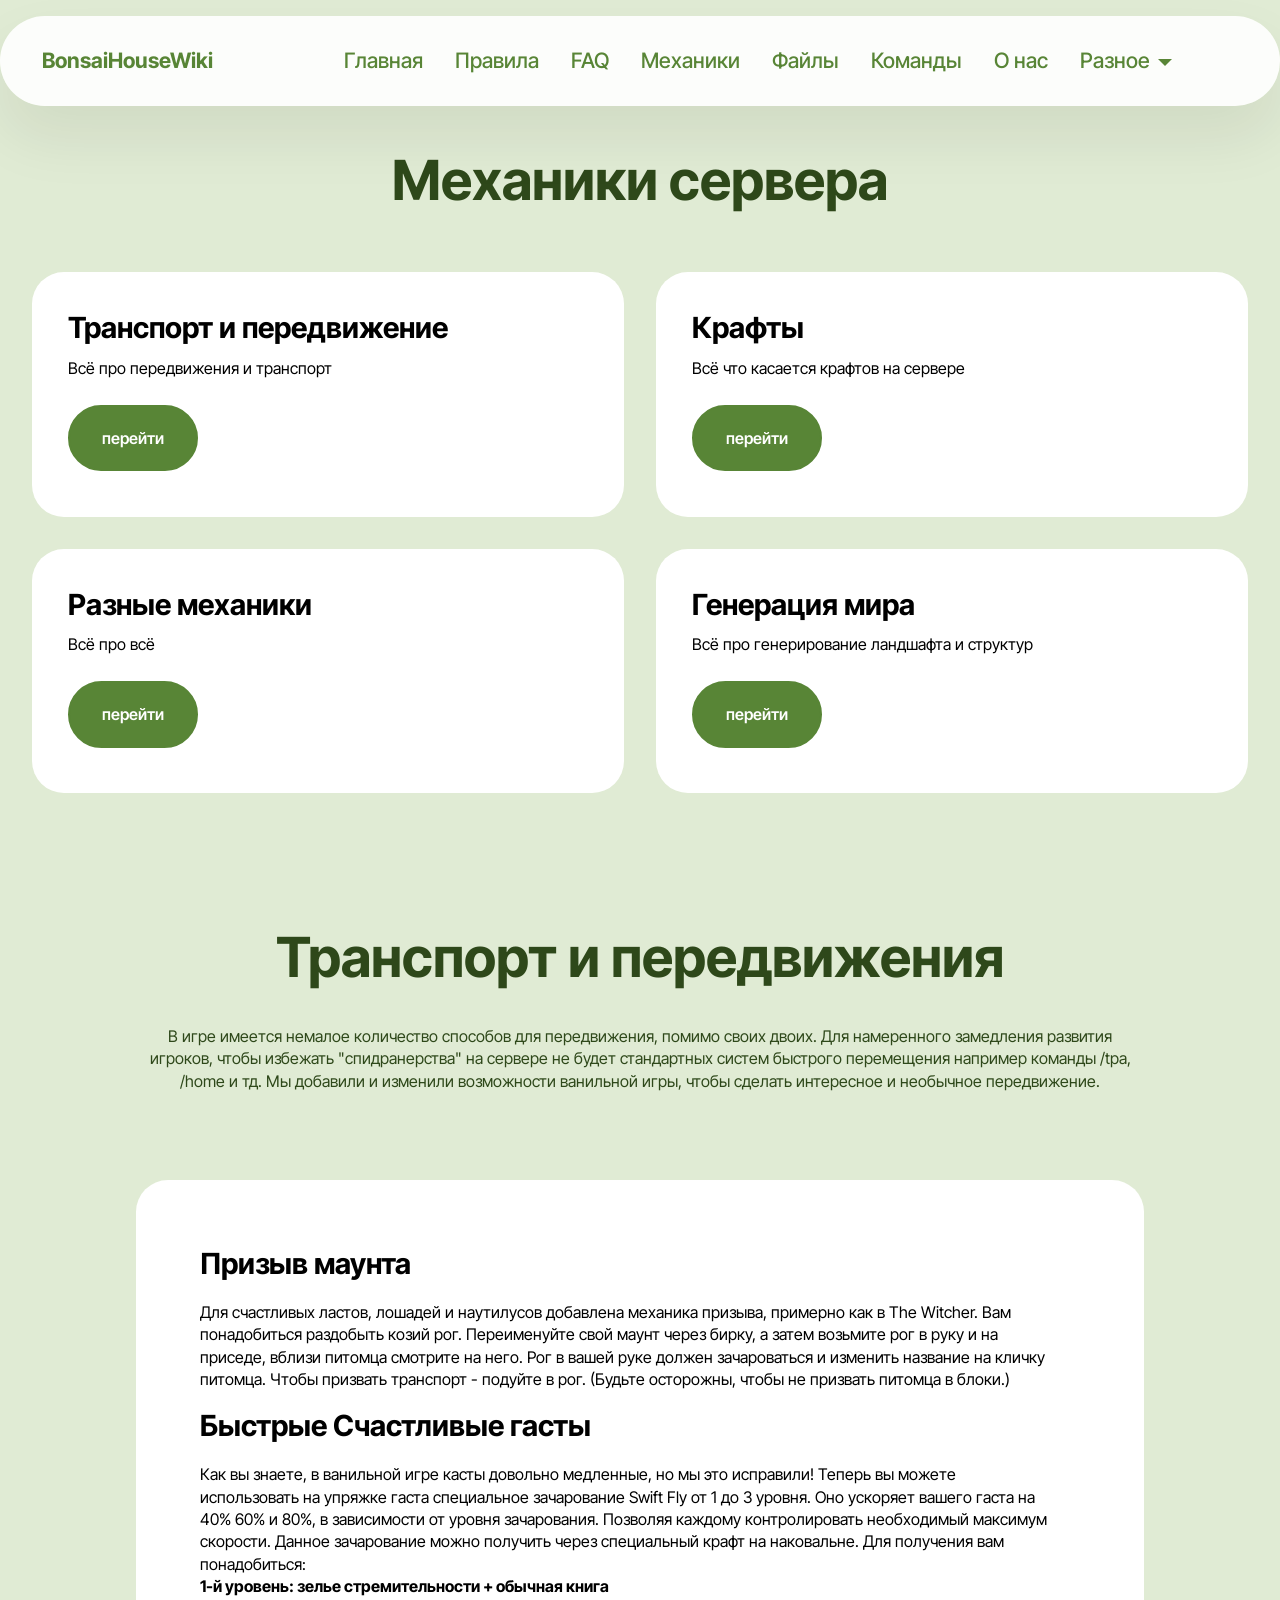
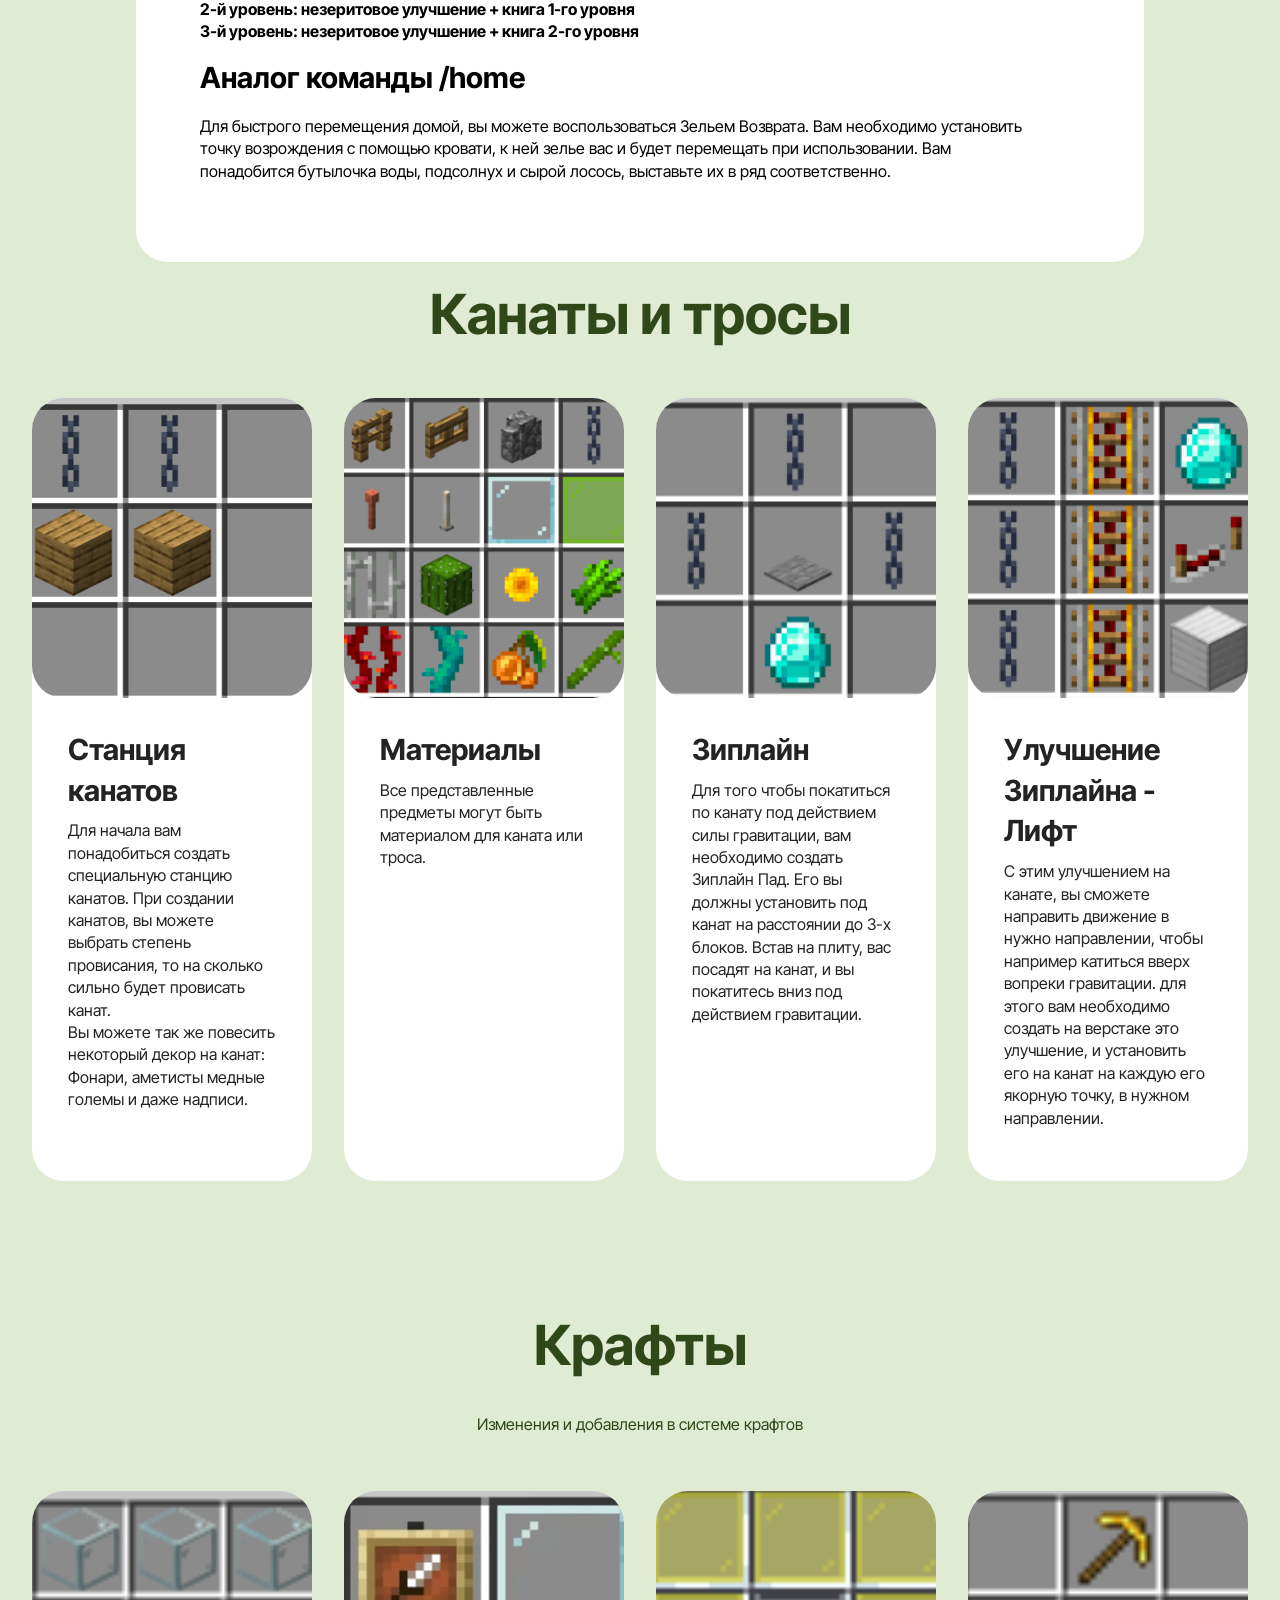
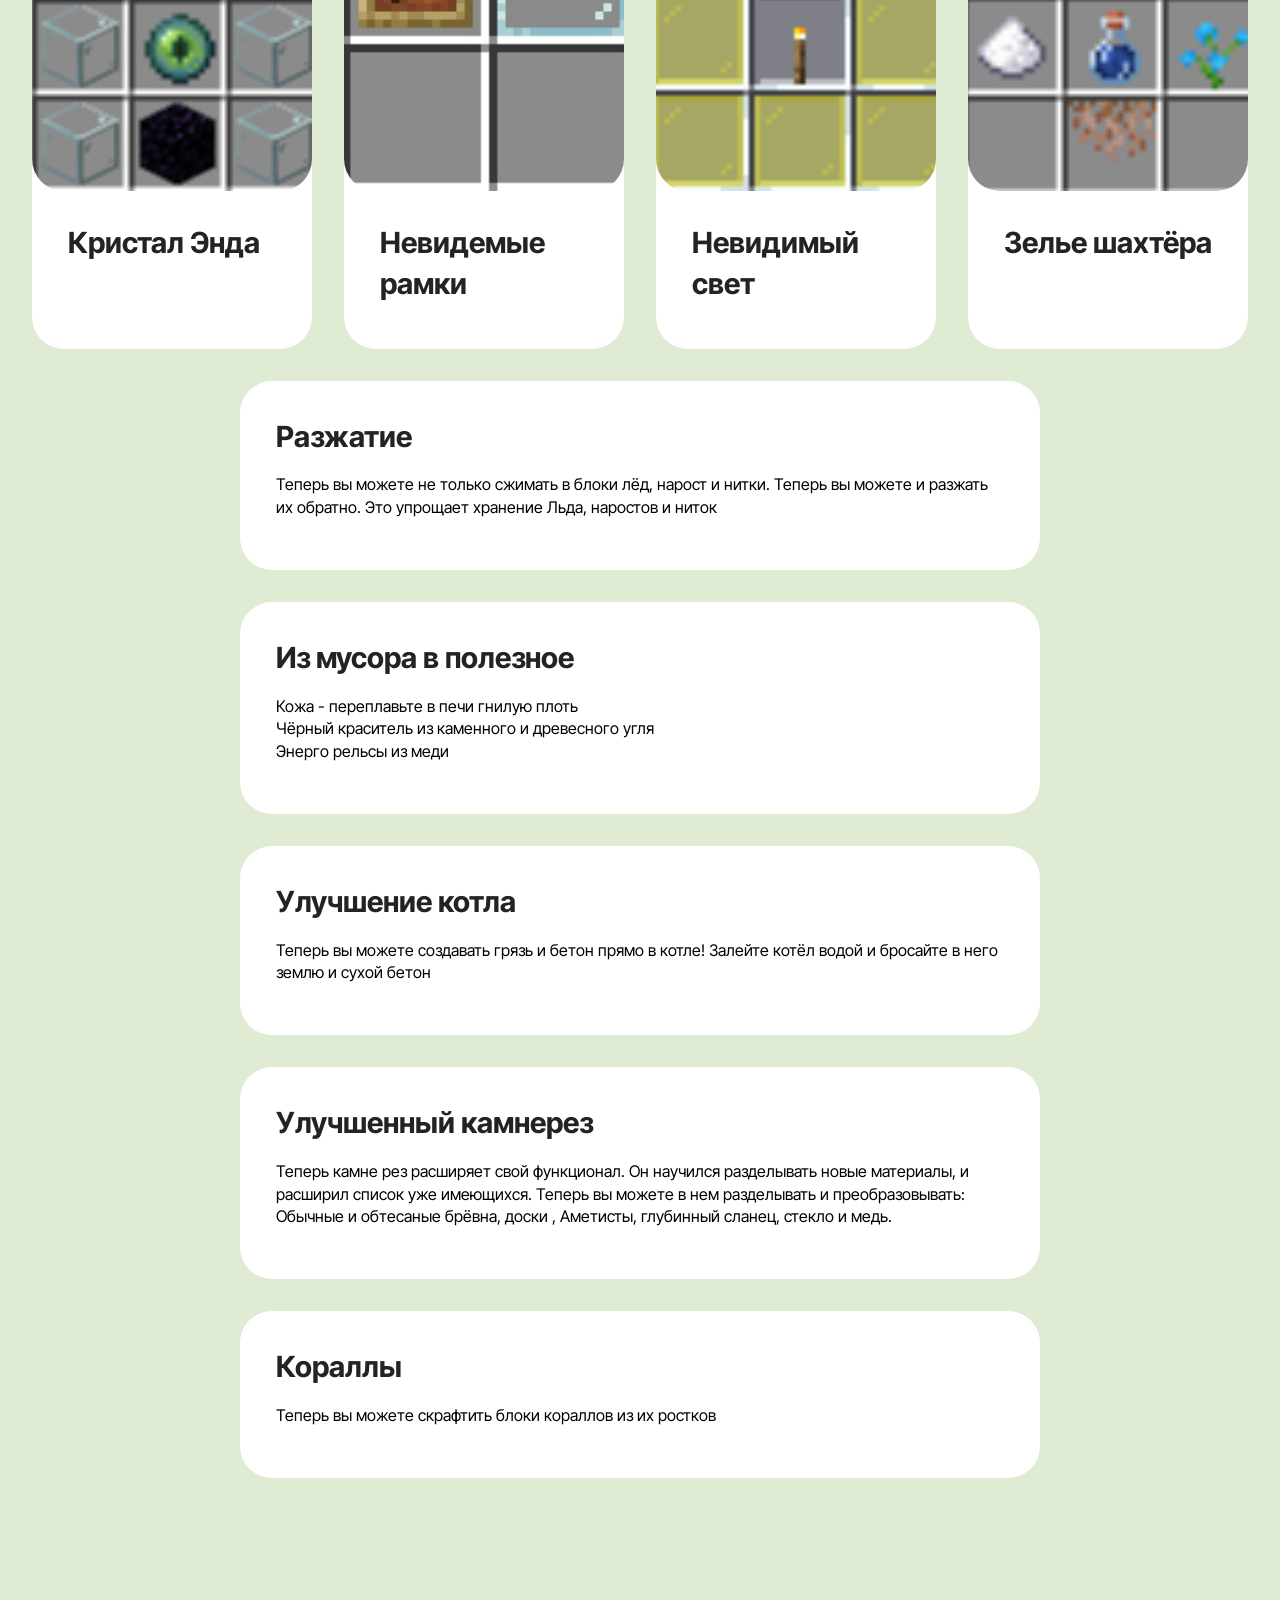
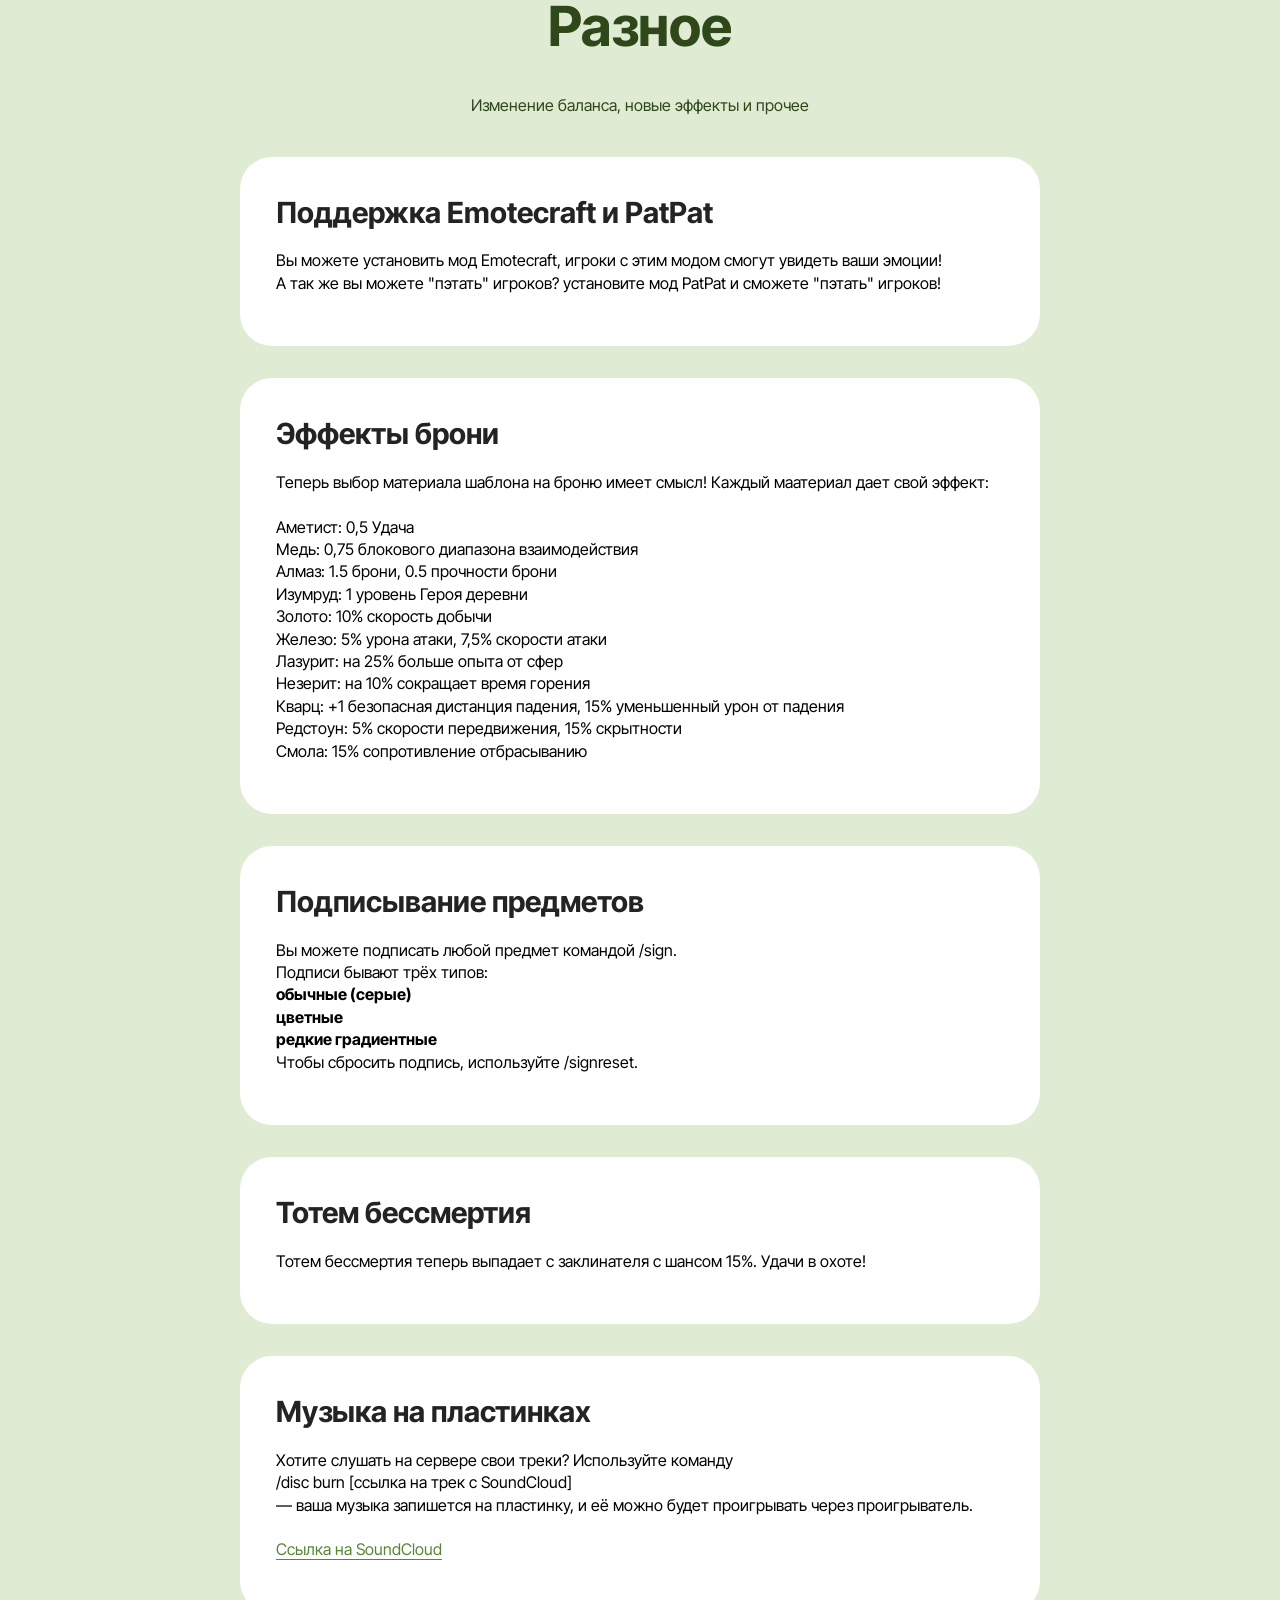
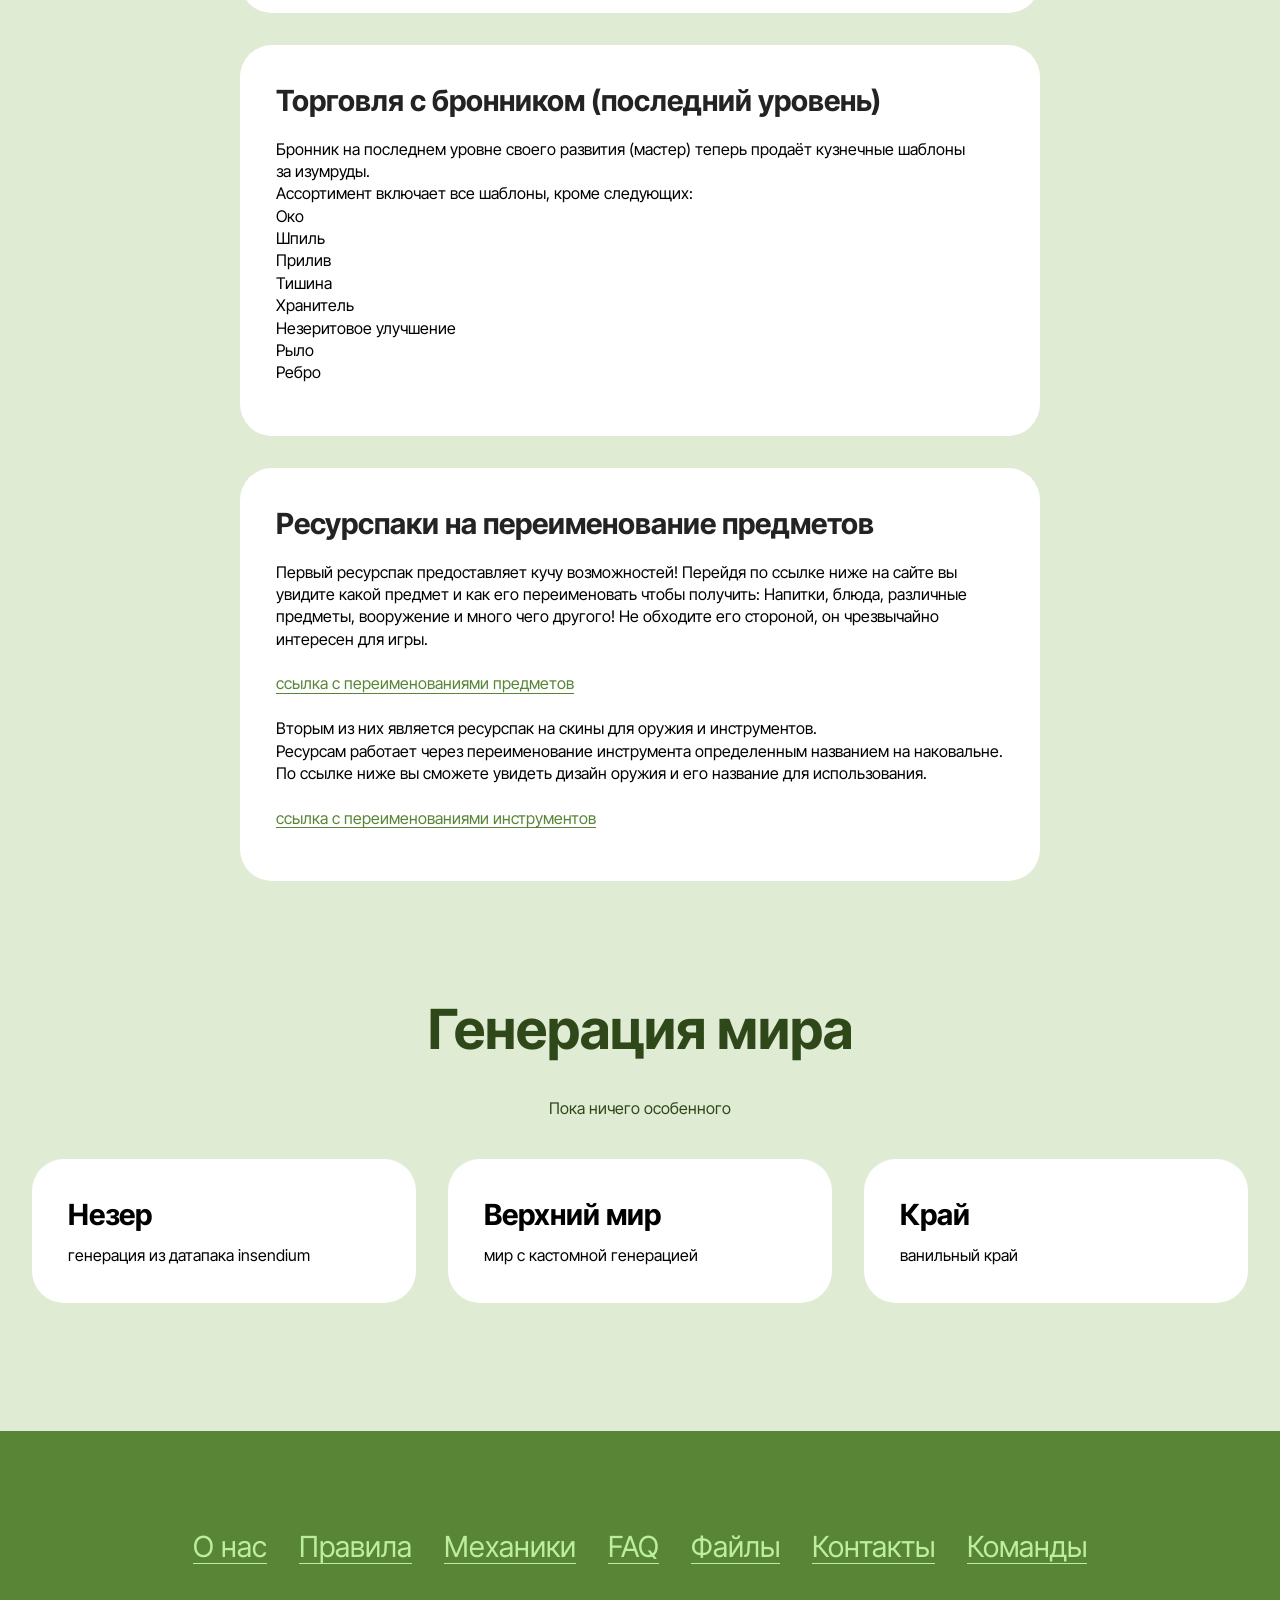
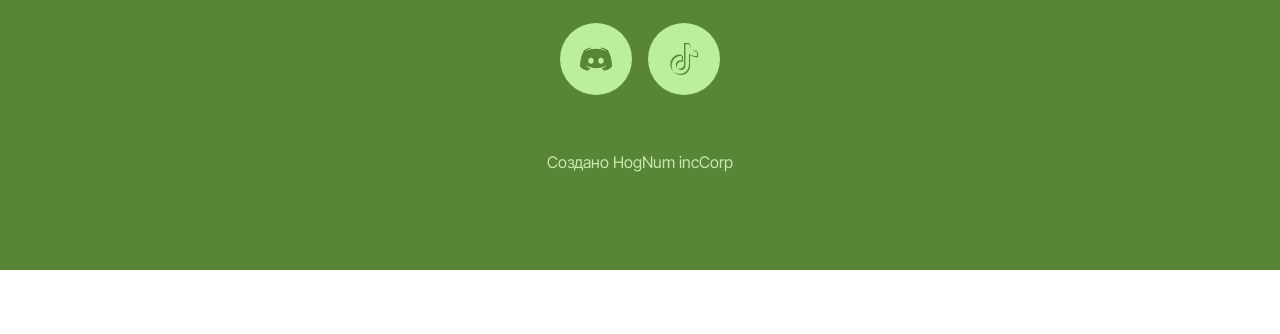
<file: page8.html>
<!DOCTYPE html>
<html  >
<head>
  <!-- Site made with Mobirise Website Builder v6.1.12, https://mobirise.com -->
  <meta charset="UTF-8">
  <meta http-equiv="X-UA-Compatible" content="IE=edge">
  <meta name="generator" content="Mobirise v6.1.12, mobirise.com">
  <meta name="viewport" content="width=device-width, initial-scale=1, minimum-scale=1">
  <link rel="shortcut icon" href="assets/images/bh20server20logo-128x128.png" type="image/x-icon">
  <meta name="description" content="">
  
  
  <title>2 механики тест</title>
  <link rel="stylesheet" href="assets/web/assets/mobirise-icons2/mobirise2.css">
  <link rel="stylesheet" href="assets/bootstrap/css/bootstrap.min.css">
  <link rel="stylesheet" href="assets/animatecss/animate.css">
  <link rel="stylesheet" href="assets/dropdown/css/style.css">
  <link rel="stylesheet" href="assets/socicon/css/styles.css">
  <link rel="stylesheet" href="assets/theme/css/style.css">
  <link rel="preload" href="https://fonts.googleapis.com/css?family=Inter+Tight:100,200,300,400,500,600,700,800,900,100i,200i,300i,400i,500i,600i,700i,800i,900i&display=swap" as="style" onload="this.onload=null;this.rel='stylesheet'">
  <noscript><link rel="stylesheet" href="https://fonts.googleapis.com/css?family=Inter+Tight:100,200,300,400,500,600,700,800,900,100i,200i,300i,400i,500i,600i,700i,800i,900i&display=swap"></noscript>
  <link rel="preload" as="style" href="assets/mobirise/css/mbr-additional.css?v=A3Oe3S"><link rel="stylesheet" href="assets/mobirise/css/mbr-additional.css?v=A3Oe3S" type="text/css">

  
  
  
</head>
<body>
  
  <section data-bs-version="5.1" class="menu menu2 cid-tJS6tZXiPa" once="menu" id="menu02-2z">
	

	<nav class="navbar navbar-dropdown navbar-fixed-top navbar-expand-lg">
		<div class="container">
			<div class="navbar-brand">
				
				<span class="navbar-caption-wrap"><a class="navbar-caption text-primary display-4" href="index.html#header05-1">BonsaiHouseWiki</a></span>
			</div>
			<button class="navbar-toggler" type="button" data-toggle="collapse" data-bs-toggle="collapse" data-target="#navbarSupportedContent" data-bs-target="#navbarSupportedContent" aria-controls="navbarNavAltMarkup" aria-expanded="false" aria-label="Toggle navigation">
				<div class="hamburger">
					<span></span>
					<span></span>
					<span></span>
					<span></span>
				</div>
			</button>
			<div class="collapse navbar-collapse" id="navbarSupportedContent">
				<ul class="navbar-nav nav-dropdown nav-right" data-app-modern-menu="true"><li class="nav-item">
						<a class="nav-link link text-primary display-4" href="index.html">Главная</a>
					</li><li class="nav-item"><a class="nav-link link text-primary display-4" href="page1.html">Правила</a></li><li class="nav-item"><a class="nav-link link text-primary display-4" href="page5.html">FAQ</a></li><li class="nav-item"><a class="nav-link link text-primary display-4" href="page8.html">Механики</a></li><li class="nav-item"><a class="nav-link link text-primary display-4" href="page4.html">Файлы</a></li><li class="nav-item"><a class="nav-link link text-primary display-4" href="page7.html">Команды</a></li><li class="nav-item"><a class="nav-link link text-primary display-4" href="page2.html">О нас</a></li><li class="nav-item dropdown"><a class="nav-link link text-primary dropdown-toggle show display-4" href="page2.html" data-toggle="dropdown-submenu" data-bs-toggle="dropdown" data-bs-auto-close="outside" aria-expanded="false">Разное</a><div class="dropdown-menu show" aria-labelledby="dropdown-674" data-bs-popper="none"><a class="text-primary dropdown-item display-4" href="page9.html">Инструкции</a><a class="text-primary dropdown-item display-4" href="page2.html#clients03-3t">Администрация</a></div></li></ul>
				
				
			</div>
		</div>
	</nav>
</section>

<section data-bs-version="5.1" class="features026 cid-vp2E0QUbKF" id="features026-31">
	

	
	
	<div class="container">
		<div class="row mb-5 justify-content-center">
			<div class="col-12 mb-0 content-head">
				<h3 class="mbr-section-title mbr-fonts-style align-center display-2">
					<strong>Механики сервера</strong></h3>
				
			</div>
		</div>
		<div class="row">
			<div class="item features-without-image col-12 col-md-6 col-lg-6 item-mb">
				<div class="item-wrapper">
					<div class="card-box align-left">
						
						<h5 class="card-title mbr-fonts-style display-5"><strong>Транспорт и передвижение</strong></h5>
						
						<p class="card-text mbr-fonts-style display-7">Всё про передвижения и транспорт</p>
						<div class="mbr-section-btn mt-auto"><a class="btn btn-lg btn-primary display-7" href="page8.html#article11-35">перейти</a></div>
					</div>
				</div>
			</div>
			<div class="item features-without-image col-12 col-md-6 col-lg-6 item-mb">
				<div class="item-wrapper">
					<div class="card-box align-left">
						
						<h5 class="card-title mbr-fonts-style display-5">
							<strong>Крафты</strong></h5>
						
						<p class="card-text mbr-fonts-style display-7">
							Всё что касается крафтов на сервере</p>
						<div class="mbr-section-btn mt-auto"><a class="btn btn-lg btn-primary display-7" href="page8.html#article11-3d">перейти</a></div>
					</div>
				</div>
			</div>
			<div class="item features-without-image col-12 col-md-6 col-lg-6 item-mb">
				<div class="item-wrapper">
					<div class="card-box align-left">
						
						<h5 class="card-title mbr-fonts-style display-5">
							<strong>Разные механики</strong></h5>
						
						<p class="card-text mbr-fonts-style display-7">
							Всё про всё&nbsp;</p>
						<div class="mbr-section-btn mt-auto"><a class="btn btn-lg btn-primary display-7" href="page8.html#article11-3e">перейти</a></div>
					</div>
				</div>
			</div>
			<div class="item features-without-image col-12 col-md-6 col-lg-6 item-mb">
				<div class="item-wrapper">
					<div class="card-box align-left">
						
						<h5 class="card-title mbr-fonts-style display-5"><strong>Генерация мира</strong></h5>
						
						<p class="card-text mbr-fonts-style display-7">Всё про генерирование ландшафта и структур</p>
						<div class="mbr-section-btn mt-auto"><a class="btn btn-lg btn-primary display-7" href="page8.html#article11-3h">перейти</a></div>
					</div>
				</div>
			</div>
		</div>
	</div>
</section>

<section data-bs-version="5.1" class="article11 cid-vp2HfE2mSJ" id="article11-35">
    

    
    
    <div class="container">
        <div class="row justify-content-center">
            <div class="title col-md-12 col-lg-10">
                <h3 class="mbr-section-title mbr-fonts-style align-center mt-0 mb-0 display-2">
                <strong>Транспорт и передвижения</strong></h3>
                <h4 class="mbr-section-subtitle align-center mbr-fonts-style mt-4 display-7">В игре имеется немалое количество способов для передвижения, помимо своих двоих. Для намеренного замедления развития игроков, чтобы избежать "спидранерства" на сервере не будет стандартных систем быстрого перемещения например команды /tpa, /home и тд. Мы добавили и изменили возможности ванильной игры, чтобы сделать интересное и необычное передвижение.</h4>
                
            </div>
        </div>
    </div>
</section>

<section data-bs-version="5.1" class="article07 cid-vp2FJrGsRX" id="article07-33">
  

  
  
  <div class="container">
    <div class="row justify-content-center">
      <div class="card col-md-12 col-lg-10">
        <div class="card-wrapper">
          
          <div class="row card-box align-left">
            <div class="item features-without-image col-12">
              <div class="item-wrapper">
                <h4 class="mbr-section-subtitle mbr-fonts-style mb-3 display-5">
                  <strong>Призыв маунта</strong></h4>
                <p class="mbr-text mbr-fonts-style display-7">
                  Для счастливых ластов, лошадей и наутилусов добавлена механика призыва, примерно как в The Witcher.  Вам понадобиться раздобыть козий рог. Переименуйте свой маунт через бирку, а затем возьмите рог в руку и на приседе, вблизи питомца смотрите на него. Рог в вашей руке должен зачароваться и изменить название на кличку питомца. Чтобы призвать транспорт - подуйте в рог. (Будьте осторожны, чтобы не призвать питомца в блоки.)
                </p>
              </div>
            </div><div class="item features-without-image col-12">
              <div class="item-wrapper">
                <h4 class="mbr-section-subtitle mbr-fonts-style mb-3 display-5"><strong>Быстрые Счастливые гасты</strong></h4>
                <p class="mbr-text mbr-fonts-style display-7">
                  Как вы знаете, в ванильной игре касты довольно медленные, но мы это исправили! Теперь вы можете использовать на упряжке гаста специальное зачарование Swift Fly от 1 до 3 уровня. Оно ускоряет вашего гаста на 40% 60% и 80%, в зависимости от уровня зачарования. Позволяя каждому контролировать необходимый максимум скорости. Данное зачарование можно получить через специальный крафт на наковальне. Для получения вам понадобиться: <br><strong>1-й уровень: зелье стремительности + обычная книга<br>2-й уровень: незеритовое улучшение + книга 1-го уровня<br>3-й уровень: незеритовое улучшение + книга 2-го уровня</strong><br> 
                </p>
              </div>
            </div>
            <div class="item features-without-image col-12">
              <div class="item-wrapper">
                <h4 class="mbr-section-subtitle mbr-fonts-style mb-3 display-5"><strong>Аналог команды /home</strong></h4>
                <p class="mbr-text mbr-fonts-style display-7">
                  Для быстрого перемещения домой, вы можете воспользоваться Зельем Возврата. Вам необходимо установить точку возрождения с помощью кровати, к ней зелье вас и будет перемещать при использовании. Вам понадобится бутылочка воды, подсолнух и сырой лосось, выставьте их в ряд соответственно.</p>
              </div>
            </div>
            
            
          </div>
          
        </div>
      </div>
    </div>
  </div>
</section>

<section data-bs-version="5.1" class="pricing02 cid-vp2LENUpMj" id="pricing02-3a">
  
  
  <div class="container">
    <div class="row justify-content-center">
      <div class="col-12 content-head">
        <div class="mbr-section-head mb-5">
          <h4 class="mbr-section-title mbr-fonts-style align-center mb-0 display-2">
            <strong>Канаты и тросы</strong></h4>
          
          
        </div>
      </div>
    </div>
    <div class="row">
      <div class="item features-image col-12 col-md-6 col-lg-3 active">
        <div class="item-wrapper">
          <div class="item-img">
            <img src="assets/images/6d5e73b0-30a8-4f67-a923-3d46136aebfc-3-1045x478.png" alt="Mobirise Website Builder" data-slide-to="0" data-bs-slide-to="0">
          </div>
          <div class="item-content">
            <h5 class="item-title mbr-fonts-style display-5">
              <strong>Станция канатов</strong></h5>
            
            <p class="mbr-text mbr-fonts-style display-7">Для начала вам понадобиться создать специальную станцию канатов. При создании канатов, вы можете выбрать степень провисания, то на сколько сильно будет провисать канат.<br>Вы можете так же повесить некоторый декор на канат: Фонари, аметисты медные големы и даже надписи.<br>
            </p>
            
          </div>
        </div>
      </div><div class="item features-image col-12 col-md-6 col-lg-3">
        <div class="item-wrapper">
          <div class="item-img">
            <img src="assets/images/ddd10b9c-ceeb-46ce-a1a4-e6f6e046fb1f-646x654.png" alt="Mobirise Website Builder" data-slide-to="1" data-bs-slide-to="1">
          </div>
          <div class="item-content">
            <h5 class="item-title mbr-fonts-style display-5">
              <strong>Материалы</strong></h5>
            
            <p class="mbr-text mbr-fonts-style display-7">Все представленные предметы могут быть материалом для каната или троса.<br>
            </p>
            
          </div>
        </div>
      </div><div class="item features-image col-12 col-md-6 col-lg-3">
        <div class="item-wrapper">
          <div class="item-img">
            <img src="assets/images/228aefa2-0114-43ae-87cd-721a2386cf6f-634x290.png" alt="Mobirise Website Builder" data-slide-to="2" data-bs-slide-to="2">
          </div>
          <div class="item-content">
            <h5 class="item-title mbr-fonts-style display-5">
              <strong>Зиплайн</strong></h5>
            
            <p class="mbr-text mbr-fonts-style display-7">
              Для того чтобы покатиться по канату под действием силы гравитации, вам необходимо создать Зиплайн Пад. Его вы должны установить под канат на расстоянии до 3-х блоков. Встав на плиту, вас посадят на канат, и вы покатитесь вниз под действием гравитации.
            </p>
            
          </div>

        </div>
      </div>
      <div class="item features-image col-12 col-md-6 col-lg-3">
        <div class="item-wrapper">
          <div class="item-img">
            <img src="assets/images/0ac18fd5-d051-4a15-a102-c9fb8ceb0898-634x290.png" alt="Mobirise Website Builder" data-slide-to="3" data-bs-slide-to="3">
          </div>
          <div class="item-content">
            <h5 class="item-title mbr-fonts-style display-5"><strong>Улучшение Зиплайна - Лифт</strong></h5>
            
            <p class="mbr-text mbr-fonts-style display-7">С этим улучшением на канате, вы сможете направить движение в нужно направлении, чтобы например катиться вверх вопреки гравитации. для этого вам необходимо создать на верстаке это улучшение, и установить его на канат на каждую его якорную точку, в нужном направлении.&nbsp;<br></p>
            
          </div>
        </div>
      </div>
      
    </div>
  </div>
</section>

<section data-bs-version="5.1" class="article11 cid-vp2Py58umG" id="article11-3d">
    

    
    
    <div class="container">
        <div class="row justify-content-center">
            <div class="title col-md-12 col-lg-8">
                <h3 class="mbr-section-title mbr-fonts-style align-center mt-0 mb-0 display-2">
                <strong>Крафты</strong></h3>
                <h4 class="mbr-section-subtitle align-center mbr-fonts-style mt-4 display-7">Изменения и добавления в системе крафтов</h4>
                
            </div>
        </div>
    </div>
</section>

<section data-bs-version="5.1" class="pricing02 cid-vp2MV4IJHC" id="pricing02-3b">
  
  
  <div class="container">
    <div class="row justify-content-center">
      <div class="col-12 content-head">
        
      </div>
    </div>
    <div class="row">
      <div class="item features-image col-12 col-md-6 col-lg-3">
        <div class="item-wrapper">
          <div class="item-img">
            <img src="assets/images/110655bf-d075-401e-afa3-f8e6161179d6-263x139.png" alt="Mobirise Website Builder" data-slide-to="0" data-bs-slide-to="0">
          </div>
          <div class="item-content">
            <h5 class="item-title mbr-fonts-style display-5">
              <strong>Кристал Энда</strong></h5>
            
            
            
          </div>

        </div>
      </div>
      <div class="item features-image col-12 col-md-6 col-lg-3">
        <div class="item-wrapper">
          <div class="item-img">
            <img src="assets/images/55041ccc-3180-484e-9a36-5bb4750c2cfa-408x184.png" alt="Mobirise Website Builder" data-slide-to="1" data-bs-slide-to="1">
          </div>
          <div class="item-content">
            <h5 class="item-title mbr-fonts-style display-5">
              <strong>Невидемые рамки</strong></h5>
            
            
            
          </div>
        </div>
      </div>
      <div class="item features-image col-12 col-md-6 col-lg-3">
        <div class="item-wrapper">
          <div class="item-img">
            <img src="assets/images/14155e51-e0be-43e2-894e-ed71e37f96a8-357x173.png" alt="Mobirise Website Builder" data-slide-to="2" data-bs-slide-to="2">
          </div>
          <div class="item-content">
            <h5 class="item-title mbr-fonts-style display-5">
              <strong>Невидимый свет</strong></h5>
            
            
            
          </div>
        </div>
      </div><div class="item features-image col-12 col-md-6 col-lg-3">
        <div class="item-wrapper">
          <div class="item-img">
            <img src="assets/images/ce2152d5-d155-43e6-99f5-beb97546e248-1-241x135.png" alt="Mobirise Website Builder" data-slide-to="3" data-bs-slide-to="3">
          </div>
          <div class="item-content">
            <h5 class="item-title mbr-fonts-style display-5">
              <strong>Зелье шахтёра</strong></h5>
            
            
            
          </div>
        </div>
      </div>
    </div>
  </div>
</section>

<section data-bs-version="5.1" class="list05 cid-vp2OkHlk8b" id="list05-3c">
    
    <div class="container">
        
        <div class="row justify-content-center ">
            <div class="col-12 col-lg-8">
                <div class="item features-without-image col-12 active">
                    <div class="item-wrapper">
                        <h5 class="mbr-card-title mbr-fonts-style mt-0 mb-3 display-5">
                            <strong>Разжатие</strong></h5>
                        <p class="mbr-text mbr-fonts-style mt-0 mb-3 display-7">Теперь вы можете не только сжимать в блоки лёд, нарост и нитки. Теперь вы можете и разжать их обратно. Это упрощает хранение Льда, наростов и ниток</p>
                    </div>
                </div>
                <div class="item features-without-image col-12">
                    <div class="item-wrapper">
                        <h5 class="mbr-card-title mbr-fonts-style mt-0 mb-3 display-5"><strong>Из мусора в полезное</strong></h5>
                        <p class="mbr-text mbr-fonts-style mt-0 mb-3 display-7">Кожа - переплавьте в печи гнилую плоть<br>Чёрный краситель из каменного и древесного угля<br>Энерго рельсы из меди</p>
                    </div>
                </div>
                <div class="item features-without-image col-12">
                    <div class="item-wrapper">
                        <h5 class="mbr-card-title mbr-fonts-style mt-0 mb-3 display-5">
                            <strong>Улучшение котла</strong></h5>
                        <p class="mbr-text mbr-fonts-style mt-0 mb-3 display-7">
                            Теперь вы можете создавать грязь и бетон прямо в котле! Залейте котёл водой и бросайте в него землю и сухой бетон
                        </p>
                    </div>
                </div><div class="item features-without-image col-12">
                    <div class="item-wrapper">
                        <h5 class="mbr-card-title mbr-fonts-style mt-0 mb-3 display-5"><strong>Улучшенный камнерез</strong></h5>
                        <p class="mbr-text mbr-fonts-style mt-0 mb-3 display-7">Теперь камне рез расширяет свой функционал. Он научился разделывать новые материалы, и расширил список уже имеющихся. Теперь вы можете в нем разделывать и преобразовывать:<br>Обычные и обтесаные брёвна, доски , Аметисты, глубинный сланец, стекло и медь.</p>
                    </div>
                </div><div class="item features-without-image col-12">
                    <div class="item-wrapper">
                        <h5 class="mbr-card-title mbr-fonts-style mt-0 mb-3 display-5"><strong>Кораллы</strong></h5>
                        <p class="mbr-text mbr-fonts-style mt-0 mb-3 display-7">Теперь вы можете скрафтить блоки кораллов из их ростков<br></p>
                    </div>
                </div>
            </div>
        </div>
    </div>
</section>

<section data-bs-version="5.1" class="article11 cid-vp2PSltbh4" id="article11-3e">
    

    
    
    <div class="container">
        <div class="row justify-content-center">
            <div class="title col-md-12 col-lg-10">
                <h3 class="mbr-section-title mbr-fonts-style align-center mt-0 mb-0 display-2">
                <strong>Разное</strong></h3>
                <h4 class="mbr-section-subtitle align-center mbr-fonts-style mt-4 display-7">
                Изменение баланса, новые эффекты и прочее</h4>
                
            </div>
        </div>
    </div>
</section>

<section data-bs-version="5.1" class="list05 cid-vp2QlpwZeY" id="list05-3g">
    
    <div class="container">
        
        <div class="row justify-content-center ">
            <div class="col-12 col-lg-8">
                <div class="item features-without-image col-12 active">
                    <div class="item-wrapper">
                        <h5 class="mbr-card-title mbr-fonts-style mt-0 mb-3 display-5"><strong>Поддержка Emotecraft и PatPat</strong></h5>
                        <p class="mbr-text mbr-fonts-style mt-0 mb-3 display-7">Вы можете установить мод Emotecraft, игроки с этим модом смогут увидеть ваши эмоции!<br>А так же вы можете "пэтать" игроков? установите мод PatPat и сможете "пэтать" игроков!</p>
                    </div>
                </div>
                <div class="item features-without-image col-12">
                    <div class="item-wrapper">
                        <h5 class="mbr-card-title mbr-fonts-style mt-0 mb-3 display-5"><strong>Эффекты брони</strong></h5>
                        <p class="mbr-text mbr-fonts-style mt-0 mb-3 display-7">Теперь выбор материала шаблона на броню имеет смысл! Каждый маатериал дает свой эффект: <br><br>Аметист: 0,5 Удача<br>Медь: 0,75 блокового диапазона взаимодействия<br>Алмаз: 1.5 брони, 0.5 прочности брони<br>Изумруд: 1 уровень Героя деревни<br>Золото: 10% скорость добычи<br>Железо: 5% урона атаки, 7,5% скорости атаки<br>Лазурит: на 25% больше опыта от сфер<br>Незерит: на 10% сокращает время горения<br>Кварц: +1 безопасная дистанция падения, 15% уменьшенный урон от падения<br>Редстоун: 5% скорости передвижения, 15% скрытности<br>Смола: 15% сопротивление отбрасыванию</p>
                    </div>
                </div>
                <div class="item features-without-image col-12">
                    <div class="item-wrapper">
                        <h5 class="mbr-card-title mbr-fonts-style mt-0 mb-3 display-5"><strong>Подписывание предметов</strong></h5>
                        <p class="mbr-text mbr-fonts-style mt-0 mb-3 display-7">Вы можете подписать любой предмет командой /sign. <br>Подписи бывают трёх типов:<br><strong>обычные (серые)<br>цветные<br>редкие градиентные<br></strong>Чтобы сбросить подпись, используйте /signreset.</p>
                    </div>
                </div><div class="item features-without-image col-12">
                    <div class="item-wrapper">
                        <h5 class="mbr-card-title mbr-fonts-style mt-0 mb-3 display-5"><strong>Тотем бессмертия</strong></h5>
                        <p class="mbr-text mbr-fonts-style mt-0 mb-3 display-7">Тотем бессмертия теперь выпадает с&nbsp;заклинателя с&nbsp;шансом&nbsp;15%. Удачи в&nbsp;охоте!<br></p>
                    </div>
                </div><div class="item features-without-image col-12">
                    <div class="item-wrapper">
                        <h5 class="mbr-card-title mbr-fonts-style mt-0 mb-3 display-5"><strong>Музыка на пластинках</strong></h5>
                        <p class="mbr-text mbr-fonts-style mt-0 mb-3 display-7">Хотите слушать на сервере свои треки? Используйте команду<br>/disc burn [ссылка на трек с SoundCloud]<br>— ваша музыка запишется на пластинку, и её можно будет проигрывать через проигрыватель.<br><br><a href="https://soundcloud.com" class="text-primary">Ссылка на SoundCloud</a></p>
                    </div>
                </div><div class="item features-without-image col-12">
                    <div class="item-wrapper">
                        <h5 class="mbr-card-title mbr-fonts-style mt-0 mb-3 display-5"><strong>Торговля с&nbsp;бронником (последний уровень)</strong></h5>
                        <p class="mbr-text mbr-fonts-style mt-0 mb-3 display-7">Бронник на&nbsp;последнем уровне своего развития (мастер) теперь продаёт кузнечные шаблоны за&nbsp;изумруды.<br>Ассортимент включает все шаблоны, кроме следующих:<br>Око<br>Шпиль<br>Прилив<br>Тишина<br>Хранитель<br>Незеритовое улучшение<br>Рыло<br>Ребро</p>
                    </div>
                </div><div class="item features-without-image col-12">
                    <div class="item-wrapper">
                        <h5 class="mbr-card-title mbr-fonts-style mt-0 mb-3 display-5"><strong>Ресурспаки на переименование предметов</strong></h5>
                        <p class="mbr-text mbr-fonts-style mt-0 mb-3 display-7">Первый ресурспак предоставляет кучу возможностей! Перейдя по ссылке ниже на сайте вы увидите какой предмет и как его переименовать чтобы получить: Напитки, блюда, различные предметы, вооружение и много чего другого! Не обходите его стороной, он чрезвычайно интересен для игры.<br><br><a href="https://definitelyawhale.github.io/ksepsp_website/" class="text-primary">ссылка с переименованиями предметов</a><br><br>Вторым из них является ресурспак на скины для оружия и инструментов.<br>Ресурсам работает через переименование инструмента определенным названием на наковальне. По ссылке ниже вы сможете увидеть дизайн оружия и его название для использования.<br><br><a href="https://realm-of-majestica.webflow.io" class="text-primary">ссылка с переименованиями инструментов</a></p>
                    </div>
                </div>
            </div>
        </div>
    </div>
</section>

<section data-bs-version="5.1" class="article11 cid-vp2RFV8yzQ" id="article11-3h">
    

    
    
    <div class="container">
        <div class="row justify-content-center">
            <div class="title col-md-12 col-lg-10">
                <h3 class="mbr-section-title mbr-fonts-style align-center mt-0 mb-0 display-2">
                <strong>Генерация мира</strong></h3>
                <h4 class="mbr-section-subtitle align-center mbr-fonts-style mt-4 display-7">
                Пока ничего особенного</h4>
                
            </div>
        </div>
    </div>
</section>

<section data-bs-version="5.1" class="features032 cid-vp2SdN1rlf" id="features032-3j">
  

  
  
  <div class="container">
    <div class="row justify-content-center">
      
    </div>
    <div class="row">
      
      <div class="item features-without-image col-12 col-lg-4 item-mb active">
        <div class="item-wrapper">
          <div class="card-box align-left">
            
            <h4 class="card-title mbr-fonts-style display-5">
              <strong>Незер</strong></h4>
            <p class="card-text mbr-fonts-style display-7">генерация из датапака insendium</p>
          </div>
        </div>
      </div>
      <div class="item features-without-image col-12 col-lg-4 item-mb">
        <div class="item-wrapper">
          <div class="card-box align-left">
            
            <h4 class="card-title mbr-fonts-style display-5">
              <strong>Верхний мир</strong></h4>
            <p class="card-text mbr-fonts-style display-7">
              мир с кастомной генерацией</p>
          </div>
        </div>
      </div><div class="item features-without-image col-12 col-lg-4 item-mb">
        <div class="item-wrapper">
          <div class="card-box align-left">
            
            <h4 class="card-title mbr-fonts-style display-5"><strong>Край</strong></h4>
            <p class="card-text mbr-fonts-style display-7">
              ванильный край</p>
          </div>
        </div>
      </div>
      
      
      
    </div>
  </div>
</section>

<section data-bs-version="5.1" class="footer3 cid-vp3wb460pK" once="footers" id="footer03-3l">

        

    

    <div class="container">
        <div class="row">
            <div class="row-links">
                <ul class="header-menu">
                  
                  
                  
                  
                <li class="header-menu-item mbr-fonts-style display-5"><a href="page2.html" class="text-warning">О нас</a></li><li class="header-menu-item mbr-fonts-style display-5"><a href="page1.html" class="text-warning">Правила</a></li><li class="header-menu-item mbr-fonts-style display-5"><a href="page8.html#features026-31" class="text-warning text-primary">Механики</a></li><li class="header-menu-item mbr-fonts-style display-5"><a href="page5.html" class="text-warning">FAQ</a></li><li class="header-menu-item mbr-fonts-style display-5"><a href="page4.html" class="text-warning">Файлы</a></li><li class="header-menu-item mbr-fonts-style display-5"><a href="page2.html#clients03-3t" class="text-warning text-primary">Контакты</a></li><li class="header-menu-item mbr-fonts-style display-5"><a href="page7.html" class="text-warning">Команды</a></li></ul>
              </div>

            <div class="col-12 mt-4">
                <div class="social-row">
                    <div class="soc-item">
                        <a href="https://discord.gg/Snaqmue5zH" target="_blank">
                            <span class="mbr-iconfont display-7 socicon-discord socicon"></span>
                        </a>
                    </div>
                    <div class="soc-item">
                        <a href="https://www.tiktok.com/@bonsai_house_mine?_r=1&_t=ZS-97tULCpdJ8W" target="_blank">
                            <span class="mbr-iconfont socicon-tiktok socicon"></span>
                        </a>
                    </div>
                    
                    
                    
                </div>
            </div>
            <div class="col-12 mt-5">
                <p class="mbr-fonts-style copyright display-7">Создано HogNum incCorp</p>
            </div>
        </div>
    </div>
</section><section class="display-7" style="padding: 0;align-items: center;justify-content: center;flex-wrap: wrap;    align-content: center;display: flex;position: relative;height: 4rem;"><a href="https://mobiri.se/" style="flex: 1 1;height: 4rem;position: absolute;width: 100%;z-index: 1;"><img alt="" style="height: 4rem;" src="[data-uri]"></a><p style="margin: 0;text-align: center;" class="display-7">&#8204;</p><a style="z-index:1" href="https://mobirise.com/builder/ai-website-maker.html">Best AI Website Maker</a></section><script src="assets/bootstrap/js/bootstrap.bundle.min.js"></script>  <script src="assets/smoothscroll/smooth-scroll.js"></script>  <script src="assets/ytplayer/index.js"></script>  <script src="assets/dropdown/js/navbar-dropdown.js"></script>  <script src="assets/theme/js/script.js"></script>  
  
  
 <div id="scrollToTop" class="scrollToTop mbr-arrow-up"><a style="text-align: center;"><i class="mbr-arrow-up-icon mbr-arrow-up-icon-cm cm-icon cm-icon-smallarrow-up"></i></a></div>
    <input name="animation" type="hidden">
  </body>
</html>
</file>
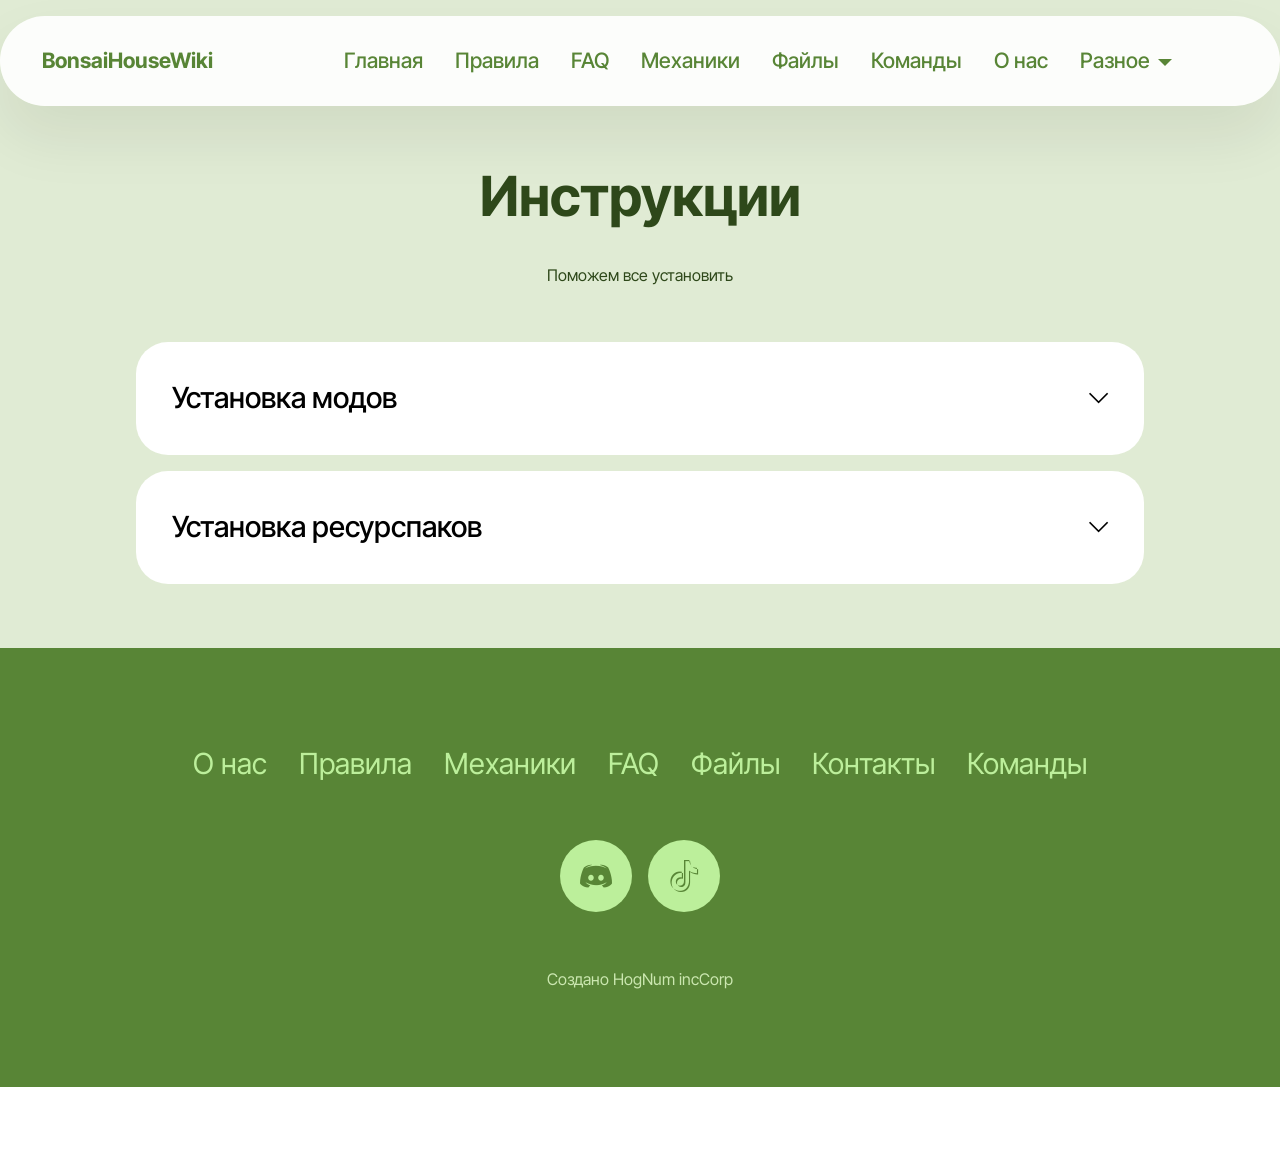
<file: page9.html>
<!DOCTYPE html>
<html  >
<head>
  <!-- Site made with Mobirise Website Builder v6.1.12, https://mobirise.com -->
  <meta charset="UTF-8">
  <meta http-equiv="X-UA-Compatible" content="IE=edge">
  <meta name="generator" content="Mobirise v6.1.12, mobirise.com">
  <meta name="viewport" content="width=device-width, initial-scale=1, minimum-scale=1">
  <link rel="shortcut icon" href="assets/images/bh20server20logo-128x128.png" type="image/x-icon">
  <meta name="description" content="">
  
  
  <title>Инструкции</title>
  <link rel="stylesheet" href="assets/web/assets/mobirise-icons2/mobirise2.css">
  <link rel="stylesheet" href="assets/bootstrap/css/bootstrap.min.css">
  <link rel="stylesheet" href="assets/animatecss/animate.css">
  <link rel="stylesheet" href="assets/dropdown/css/style.css">
  <link rel="stylesheet" href="assets/socicon/css/styles.css">
  <link rel="stylesheet" href="assets/theme/css/style.css">
  <link rel="preload" href="https://fonts.googleapis.com/css?family=Inter+Tight:100,200,300,400,500,600,700,800,900,100i,200i,300i,400i,500i,600i,700i,800i,900i&display=swap" as="style" onload="this.onload=null;this.rel='stylesheet'">
  <noscript><link rel="stylesheet" href="https://fonts.googleapis.com/css?family=Inter+Tight:100,200,300,400,500,600,700,800,900,100i,200i,300i,400i,500i,600i,700i,800i,900i&display=swap"></noscript>
  <link rel="preload" as="style" href="assets/mobirise/css/mbr-additional.css?v=ysF18D"><link rel="stylesheet" href="assets/mobirise/css/mbr-additional.css?v=ysF18D" type="text/css">

  
  
  
</head>
<body>
  
  <section data-bs-version="5.1" class="menu menu2 cid-tJS6tZXiPa" once="menu" id="menu02-3n">
	

	<nav class="navbar navbar-dropdown navbar-fixed-top navbar-expand-lg">
		<div class="container">
			<div class="navbar-brand">
				
				<span class="navbar-caption-wrap"><a class="navbar-caption text-primary display-4" href="index.html#header05-1">BonsaiHouseWiki</a></span>
			</div>
			<button class="navbar-toggler" type="button" data-toggle="collapse" data-bs-toggle="collapse" data-target="#navbarSupportedContent" data-bs-target="#navbarSupportedContent" aria-controls="navbarNavAltMarkup" aria-expanded="false" aria-label="Toggle navigation">
				<div class="hamburger">
					<span></span>
					<span></span>
					<span></span>
					<span></span>
				</div>
			</button>
			<div class="collapse navbar-collapse" id="navbarSupportedContent">
				<ul class="navbar-nav nav-dropdown nav-right" data-app-modern-menu="true"><li class="nav-item">
						<a class="nav-link link text-primary display-4" href="index.html">Главная</a>
					</li><li class="nav-item"><a class="nav-link link text-primary display-4" href="page1.html">Правила</a></li><li class="nav-item"><a class="nav-link link text-primary display-4" href="page5.html">FAQ</a></li><li class="nav-item"><a class="nav-link link text-primary display-4" href="page8.html">Механики</a></li><li class="nav-item"><a class="nav-link link text-primary display-4" href="page4.html">Файлы</a></li><li class="nav-item"><a class="nav-link link text-primary display-4" href="page7.html">Команды</a></li><li class="nav-item"><a class="nav-link link text-primary display-4" href="page2.html">О нас</a></li><li class="nav-item dropdown"><a class="nav-link link text-primary dropdown-toggle show display-4" href="page2.html" data-toggle="dropdown-submenu" data-bs-toggle="dropdown" data-bs-auto-close="outside" aria-expanded="false">Разное</a><div class="dropdown-menu show" aria-labelledby="dropdown-674" data-bs-popper="none"><a class="text-primary dropdown-item display-4" href="page9.html">Инструкции</a><a class="text-primary dropdown-item display-4" href="page2.html#clients03-3t">Администрация</a></div></li></ul>
				
				
			</div>
		</div>
	</nav>
</section>

<section data-bs-version="5.1" class="article11 cid-vpa1mFfkNd" id="article11-3q">
    

    
    
    <div class="container">
        <div class="row justify-content-center">
            <div class="title col-md-12 col-lg-10">
                <h3 class="mbr-section-title mbr-fonts-style align-center mt-0 mb-0 display-2">
                <strong>Инструкции</strong></h3>
                <h4 class="mbr-section-subtitle align-center mbr-fonts-style mt-4 display-7">
                Поможем все установить</h4>
                
            </div>
        </div>
    </div>
</section>

<section data-bs-version="5.1" class="list1 cid-vpa17jyqHR" id="list01-3p">	
    
	
	<div class="container">
		<div class="row justify-content-center">
			<div class="col-12 col-md-12 col-lg-10 m-auto">
				<div class="content">
					
					<div id="bootstrap-accordion_39" class="panel-group accordionStyles accordion" role="tablist" aria-multiselectable="true">
						<div class="card">
							<div class="card-header" role="tab" id="headingOne">
								<a role="button" class="panel-title collapsed" data-toggle="collapse" data-bs-toggle="collapse" data-core="" href="#collapse1_39" aria-expanded="false" aria-controls="collapse1">
									<h6 class="panel-title-edit mbr-semibold mbr-fonts-style mb-0 display-5">
										Установка модов</h6>
									<span class="sign mbr-iconfont mobi-mbri-arrow-down"></span>
								</a>
							</div>
							<div id="collapse1_39" class="panel-collapse noScroll collapse" role="tabpanel" aria-labelledby="headingOne" data-parent="#accordion" data-bs-parent="#bootstrap-accordion_39">
								<div class="panel-body">
									<p class="mbr-fonts-style panel-text display-7">Вы скачали zip архив&nbsp;<a href="page4.html#people01-2j" class="text-primary">модов</a>,&nbsp;откройте его, там будет два архива для популярных модовых ядер. Откройте архив с вашим ядром игры. <br>Теперь откройте папку игры, обычно она находится по пути:<br>C:\Users\Имя пользователя\AppData\Roaming\.minecraft<br>Здесь вам нужна папка <strong>versions</strong>, в ней будет папка вашего модпака, на котором вы будете играть на сервере, и в ней найдите папку <strong>mods</strong>. В папку <strong>mods</strong> вам нужно перенести файлы из архива который вы выбрали по ядру forge/fabric.</p>
								</div>
							</div>
						</div>
						<div class="card">
							<div class="card-header" role="tab" id="headingOne">
								<a role="button" class="panel-title collapsed" data-toggle="collapse" data-bs-toggle="collapse" data-core="" href="#collapse2_39" aria-expanded="false" aria-controls="collapse2">
									<h6 class="panel-title-edit mbr-semibold mbr-fonts-style mb-0 display-5">Установка ресурспаков</h6>
									<span class="sign mbr-iconfont mobi-mbri-arrow-down"></span>
								</a>
							</div>
							<div id="collapse2_39" class="panel-collapse noScroll collapse" role="tabpanel" aria-labelledby="headingOne" data-parent="#accordion" data-bs-parent="#bootstrap-accordion_39">
								<div class="panel-body">
									<p class="mbr-fonts-style panel-text display-7">
										Вы скачали zip архив <a href="page4.html" class="text-primary">ресурспаков</a>, откройте его. Теперь откройте игру, перейдите в <strong>Настройки</strong> и откройте пункт <strong>Наборы ресурсов</strong>. – Нажмите на кнопку <strong>Папка с наборами</strong>, у вас откроется проводник, в эту папку вы должны перенести все файлы из ранее скаченного zip архива, просто перенести из архива в папку, после этого можете закрыть все окна прводника. – Переходим к игре, слева в разделе <strong>Доступные</strong> у вас появились наборы ресурсов – активируйте их переносом с левого поля <strong>Доступные</strong> в правое поле <strong>Выбранные</strong>. (Вам может показать ошибку что набор какой-то не тот, это не важно, просто перенесите его как и все) – Все наборы переименованы в цифры, вы должны поставить наборы в порядке от 1-го до последнего, где 1 всегда будет в самом вверху.
									</p>
								</div>
							</div>
						</div>
						
						
						
						
					</div>
				</div>
			</div>
		</div>
	</div>
</section>

<section data-bs-version="5.1" class="footer3 cid-vp3wb460pK" once="footers" id="footer03-3o">

        

    

    <div class="container">
        <div class="row">
            <div class="row-links">
                <ul class="header-menu">
                  
                  
                  
                  
                <li class="header-menu-item mbr-fonts-style display-5"><a href="page2.html" class="text-warning">О нас</a></li><li class="header-menu-item mbr-fonts-style display-5"><a href="page1.html" class="text-warning">Правила</a></li><li class="header-menu-item mbr-fonts-style display-5"><a href="page8.html#features026-31" class="text-warning text-primary">Механики</a></li><li class="header-menu-item mbr-fonts-style display-5"><a href="page5.html" class="text-warning">FAQ</a></li><li class="header-menu-item mbr-fonts-style display-5"><a href="page4.html" class="text-warning">Файлы</a></li><li class="header-menu-item mbr-fonts-style display-5"><a href="page2.html#clients03-3t" class="text-warning text-primary">Контакты</a></li><li class="header-menu-item mbr-fonts-style display-5"><a href="page7.html" class="text-warning">Команды</a></li></ul>
              </div>

            <div class="col-12 mt-4">
                <div class="social-row">
                    <div class="soc-item">
                        <a href="https://discord.gg/Snaqmue5zH" target="_blank">
                            <span class="mbr-iconfont display-7 socicon-discord socicon"></span>
                        </a>
                    </div>
                    <div class="soc-item">
                        <a href="https://www.tiktok.com/@bonsai_house_mine?_r=1&_t=ZS-97tULCpdJ8W" target="_blank">
                            <span class="mbr-iconfont socicon-tiktok socicon"></span>
                        </a>
                    </div>
                    
                    
                    
                </div>
            </div>
            <div class="col-12 mt-5">
                <p class="mbr-fonts-style copyright display-7">Создано HogNum incCorp</p>
            </div>
        </div>
    </div>
</section><section class="display-7" style="padding: 0;align-items: center;justify-content: center;flex-wrap: wrap;    align-content: center;display: flex;position: relative;height: 4rem;"><a href="https://mobiri.se/" style="flex: 1 1;height: 4rem;position: absolute;width: 100%;z-index: 1;"><img alt="" style="height: 4rem;" src="[data-uri]"></a><p style="margin: 0;text-align: center;" class="display-7">&#8204;</p><a style="z-index:1" href="https://mobirise.com/builder/ai-website-maker.html">Best AI Website Maker</a></section><script src="assets/bootstrap/js/bootstrap.bundle.min.js"></script>  <script src="assets/smoothscroll/smooth-scroll.js"></script>  <script src="assets/ytplayer/index.js"></script>  <script src="assets/dropdown/js/navbar-dropdown.js"></script>  <script src="assets/mbr-switch-arrow/mbr-switch-arrow.js"></script>  <script src="assets/theme/js/script.js"></script>  
  
  
 <div id="scrollToTop" class="scrollToTop mbr-arrow-up"><a style="text-align: center;"><i class="mbr-arrow-up-icon mbr-arrow-up-icon-cm cm-icon cm-icon-smallarrow-up"></i></a></div>
    <input name="animation" type="hidden">
  </body>
</html>
</file>
<file: assets/web/assets/mobirise-icons2/mobirise2.css>
@font-face {
  font-family: 'Moririse2';
  font-display: swap;
  src:  url('mobirise2.eot?f2bix4');
  src:  url('mobirise2.eot?f2bix4#iefix') format('embedded-opentype'),
    url('mobirise2.woff2?f2bix4') format('woff2'),
    url('mobirise2.woff?f2bix4') format('woff'),
    url('mobirise2.ttf?f2bix4') format('truetype'),
    url('mobirise2.svg?f2bix4#mobirise2') format('svg');
  font-weight: normal;
  font-style: normal;
}

[class^="mobi-"], [class*=" mobi-"] {
  /* use !important to prevent issues with browser extensions that change fonts */
  font-family: 'Moririse2' !important;
  speak: none;
  font-style: normal;
  font-weight: normal;
  font-variant: normal;
  text-transform: none;
  line-height: 1;

  /* Better Font Rendering =========== */
  -webkit-font-smoothing: antialiased;
  -moz-osx-font-smoothing: grayscale;
}

.mobi-mbri-add-submenu:before {
  content: "\e900";
}
.mobi-mbri-alert:before {
  content: "\e901";
}
.mobi-mbri-align-center:before {
  content: "\e902";
}
.mobi-mbri-align-justify:before {
  content: "\e903";
}
.mobi-mbri-align-left:before {
  content: "\e904";
}
.mobi-mbri-align-right:before {
  content: "\e905";
}
.mobi-mbri-android:before {
  content: "\e906";
}
.mobi-mbri-apple:before {
  content: "\e907";
}
.mobi-mbri-arrow-down:before {
  content: "\e908";
}
.mobi-mbri-arrow-next:before {
  content: "\e909";
}
.mobi-mbri-arrow-prev:before {
  content: "\e90a";
}
.mobi-mbri-arrow-up:before {
  content: "\e90b";
}
.mobi-mbri-bold:before {
  content: "\e90c";
}
.mobi-mbri-bookmark:before {
  content: "\e90d";
}
.mobi-mbri-bootstrap:before {
  content: "\e90e";
}
.mobi-mbri-briefcase:before {
  content: "\e90f";
}
.mobi-mbri-browse:before {
  content: "\e910";
}
.mobi-mbri-bulleted-list:before {
  content: "\e911";
}
.mobi-mbri-calendar:before {
  content: "\e912";
}
.mobi-mbri-camera:before {
  content: "\e913";
}
.mobi-mbri-cart-add:before {
  content: "\e914";
}
.mobi-mbri-cart-full:before {
  content: "\e915";
}
.mobi-mbri-cash:before {
  content: "\e916";
}
.mobi-mbri-change-style:before {
  content: "\e917";
}
.mobi-mbri-chat:before {
  content: "\e918";
}
.mobi-mbri-clock:before {
  content: "\e919";
}
.mobi-mbri-close:before {
  content: "\e91a";
}
.mobi-mbri-cloud:before {
  content: "\e91b";
}
.mobi-mbri-code:before {
  content: "\e91c";
}
.mobi-mbri-contact-form:before {
  content: "\e91d";
}
.mobi-mbri-credit-card:before {
  content: "\e91e";
}
.mobi-mbri-cursor-click:before {
  content: "\e91f";
}
.mobi-mbri-cust-feedback:before {
  content: "\e920";
}
.mobi-mbri-database:before {
  content: "\e921";
}
.mobi-mbri-delivery:before {
  content: "\e922";
}
.mobi-mbri-desktop:before {
  content: "\e923";
}
.mobi-mbri-devices:before {
  content: "\e924";
}
.mobi-mbri-down:before {
  content: "\e925";
}
.mobi-mbri-download-2:before {
  content: "\e926";
}
.mobi-mbri-download:before {
  content: "\e927";
}
.mobi-mbri-drag-n-drop-2:before {
  content: "\e928";
}
.mobi-mbri-drag-n-drop:before {
  content: "\e929";
}
.mobi-mbri-edit-2:before {
  content: "\e92a";
}
.mobi-mbri-edit:before {
  content: "\e92b";
}
.mobi-mbri-error:before {
  content: "\e92c";
}
.mobi-mbri-extension:before {
  content: "\e92d";
}
.mobi-mbri-features:before {
  content: "\e92e";
}
.mobi-mbri-file:before {
  content: "\e92f";
}
.mobi-mbri-flag:before {
  content: "\e930";
}
.mobi-mbri-folder:before {
  content: "\e931";
}
.mobi-mbri-gift:before {
  content: "\e932";
}
.mobi-mbri-github:before {
  content: "\e933";
}
.mobi-mbri-globe-2:before {
  content: "\e934";
}
.mobi-mbri-globe:before {
  content: "\e935";
}
.mobi-mbri-growing-chart:before {
  content: "\e936";
}
.mobi-mbri-hearth:before {
  content: "\e937";
}
.mobi-mbri-help:before {
  content: "\e938";
}
.mobi-mbri-home:before {
  content: "\e939";
}
.mobi-mbri-hot-cup:before {
  content: "\e93a";
}
.mobi-mbri-idea:before {
  content: "\e93b";
}
.mobi-mbri-image-gallery:before {
  content: "\e93c";
}
.mobi-mbri-image-slider:before {
  content: "\e93d";
}
.mobi-mbri-info:before {
  content: "\e93e";
}
.mobi-mbri-italic:before {
  content: "\e93f";
}
.mobi-mbri-key:before {
  content: "\e940";
}
.mobi-mbri-laptop:before {
  content: "\e941";
}
.mobi-mbri-layers:before {
  content: "\e942";
}
.mobi-mbri-left-right:before {
  content: "\e943";
}
.mobi-mbri-left:before {
  content: "\e944";
}
.mobi-mbri-letter:before {
  content: "\e945";
}
.mobi-mbri-like:before {
  content: "\e946";
}
.mobi-mbri-link:before {
  content: "\e947";
}
.mobi-mbri-lock:before {
  content: "\e948";
}
.mobi-mbri-login:before {
  content: "\e949";
}
.mobi-mbri-logout:before {
  content: "\e94a";
}
.mobi-mbri-magic-stick:before {
  content: "\e94b";
}
.mobi-mbri-map-pin:before {
  content: "\e94c";
}
.mobi-mbri-menu:before {
  content: "\e94d";
}
.mobi-mbri-mobile-2:before {
  content: "\e94e";
}
.mobi-mbri-mobile-horizontal:before {
  content: "\e94f";
}
.mobi-mbri-mobile:before {
  content: "\e950";
}
.mobi-mbri-mobirise:before {
  content: "\e951";
}
.mobi-mbri-more-horizontal:before {
  content: "\e952";
}
.mobi-mbri-more-vertical:before {
  content: "\e953";
}
.mobi-mbri-music:before {
  content: "\e954";
}
.mobi-mbri-new-file:before {
  content: "\e955";
}
.mobi-mbri-numbered-list:before {
  content: "\e956";
}
.mobi-mbri-opened-folder:before {
  content: "\e957";
}
.mobi-mbri-pages:before {
  content: "\e958";
}
.mobi-mbri-paper-plane:before {
  content: "\e959";
}
.mobi-mbri-paperclip:before {
  content: "\e95a";
}
.mobi-mbri-phone:before {
  content: "\e95b";
}
.mobi-mbri-photo:before {
  content: "\e95c";
}
.mobi-mbri-photos:before {
  content: "\e95d";
}
.mobi-mbri-pin:before {
  content: "\e95e";
}
.mobi-mbri-play:before {
  content: "\e95f";
}
.mobi-mbri-plus:before {
  content: "\e960";
}
.mobi-mbri-preview:before {
  content: "\e961";
}
.mobi-mbri-print:before {
  content: "\e962";
}
.mobi-mbri-protect:before {
  content: "\e963";
}
.mobi-mbri-question:before {
  content: "\e964";
}
.mobi-mbri-quote-left:before {
  content: "\e965";
}
.mobi-mbri-quote-right:before {
  content: "\e966";
}
.mobi-mbri-redo:before {
  content: "\e967";
}
.mobi-mbri-refresh:before {
  content: "\e968";
}
.mobi-mbri-responsive-2:before {
  content: "\e969";
}
.mobi-mbri-responsive:before {
  content: "\e96a";
}
.mobi-mbri-right:before {
  content: "\e96b";
}
.mobi-mbri-rocket:before {
  content: "\e96c";
}
.mobi-mbri-sad-face:before {
  content: "\e96d";
}
.mobi-mbri-sale:before {
  content: "\e96e";
}
.mobi-mbri-save:before {
  content: "\e96f";
}
.mobi-mbri-search:before {
  content: "\e970";
}
.mobi-mbri-setting-2:before {
  content: "\e971";
}
.mobi-mbri-setting-3:before {
  content: "\e972";
}
.mobi-mbri-setting:before {
  content: "\e973";
}
.mobi-mbri-share:before {
  content: "\e974";
}
.mobi-mbri-shopping-bag:before {
  content: "\e975";
}
.mobi-mbri-shopping-basket:before {
  content: "\e976";
}
.mobi-mbri-shopping-cart:before {
  content: "\e977";
}
.mobi-mbri-sites:before {
  content: "\e978";
}
.mobi-mbri-smile-face:before {
  content: "\e979";
}
.mobi-mbri-speed:before {
  content: "\e97a";
}
.mobi-mbri-star:before {
  content: "\e97b";
}
.mobi-mbri-success:before {
  content: "\e97c";
}
.mobi-mbri-sun:before {
  content: "\e97d";
}
.mobi-mbri-sun2:before {
  content: "\e97e";
}
.mobi-mbri-tablet-vertical:before {
  content: "\e97f";
}
.mobi-mbri-tablet:before {
  content: "\e980";
}
.mobi-mbri-target:before {
  content: "\e981";
}
.mobi-mbri-timer:before {
  content: "\e982";
}
.mobi-mbri-to-ftp:before {
  content: "\e983";
}
.mobi-mbri-to-local-drive:before {
  content: "\e984";
}
.mobi-mbri-touch-swipe:before {
  content: "\e985";
}
.mobi-mbri-touch:before {
  content: "\e986";
}
.mobi-mbri-trash:before {
  content: "\e987";
}
.mobi-mbri-underline:before {
  content: "\e988";
}
.mobi-mbri-undo:before {
  content: "\e989";
}
.mobi-mbri-unlink:before {
  content: "\e98a";
}
.mobi-mbri-unlock:before {
  content: "\e98b";
}
.mobi-mbri-up-down:before {
  content: "\e98c";
}
.mobi-mbri-up:before {
  content: "\e98d";
}
.mobi-mbri-update:before {
  content: "\e98e";
}
.mobi-mbri-upload-2:before {
  content: "\e98f";
}
.mobi-mbri-upload:before {
  content: "\e990";
}
.mobi-mbri-user-2:before {
  content: "\e991";
}
.mobi-mbri-user:before {
  content: "\e992";
}
.mobi-mbri-users:before {
  content: "\e993";
}
.mobi-mbri-video-play:before {
  content: "\e994";
}
.mobi-mbri-video:before {
  content: "\e995";
}
.mobi-mbri-watch:before {
  content: "\e996";
}
.mobi-mbri-website-theme-2:before {
  content: "\e997";
}
.mobi-mbri-website-theme:before {
  content: "\e998";
}
.mobi-mbri-wifi:before {
  content: "\e999";
}
.mobi-mbri-windows:before {
  content: "\e99a";
}
.mobi-mbri-zoom-in:before {
  content: "\e99b";
}
.mobi-mbri-zoom-out:before {
  content: "\e99c";
}
</file>
<file: assets/dropdown/css/style.css>
.navbar-dropdown {
  left: 0;
  padding: 0;
  position: absolute;
  right: 0;
  top: 0;
  transition: all 0.45s ease;
  z-index: 1030;
  background: #282828; }
  .navbar-dropdown .navbar-logo {
    margin-right: 0.8rem;
    transition: margin 0.3s ease-in-out;
    vertical-align: middle; }
    .navbar-dropdown .navbar-logo img {
      height: 3.125rem;
      transition: all 0.3s ease-in-out; }
    .navbar-dropdown .navbar-logo.mbr-iconfont {
      font-size: 3.125rem;
      line-height: 3.125rem; }
  .navbar-dropdown .navbar-caption {
    font-weight: 700;
    white-space: normal;
    vertical-align: -4px;
    line-height: 3.125rem !important; }
    .navbar-dropdown .navbar-caption, .navbar-dropdown .navbar-caption:hover {
      color: inherit;
      text-decoration: none; }
  .navbar-dropdown .mbr-iconfont + .navbar-caption {
    vertical-align: -1px; }
  .navbar-dropdown.navbar-fixed-top {
    position: fixed; }
  .navbar-dropdown .navbar-brand span {
    vertical-align: -4px; }
  .navbar-dropdown.bg-color.transparent {
    background: none; }
  .navbar-dropdown.navbar-short .navbar-brand {
    padding: 0.625rem 0; }
    .navbar-dropdown.navbar-short .navbar-brand span {
      vertical-align: -1px; }
  .navbar-dropdown.navbar-short .navbar-caption {
    line-height: 2.375rem !important;
    vertical-align: -2px; }
  .navbar-dropdown.navbar-short .navbar-logo {
    margin-right: 0.5rem; }
    .navbar-dropdown.navbar-short .navbar-logo img {
      height: 2.375rem; }
    .navbar-dropdown.navbar-short .navbar-logo.mbr-iconfont {
      font-size: 2.375rem;
      line-height: 2.375rem; }
  .navbar-dropdown.navbar-short .mbr-table-cell {
    height: 3.625rem; }
  .navbar-dropdown .navbar-close {
    left: 0.6875rem;
    position: fixed;
    top: 0.75rem;
    z-index: 1000; }
  .navbar-dropdown .hamburger-icon {
    content: "";
    display: inline-block;
    vertical-align: middle;
    width: 16px;
    -webkit-box-shadow: 0 -6px 0 1px #282828,0 0 0 1px #282828,0 6px 0 1px #282828;
    -moz-box-shadow: 0 -6px 0 1px #282828,0 0 0 1px #282828,0 6px 0 1px #282828;
    box-shadow: 0 -6px 0 1px #282828,0 0 0 1px #282828,0 6px 0 1px #282828; }

.dropdown-menu .dropdown-toggle[data-toggle="dropdown-submenu"]::after {
  border-bottom: 0.35em solid transparent;
  border-left: 0.35em solid;
  border-right: 0;
  border-top: 0.35em solid transparent;
  margin-left: 0.3rem; }

.dropdown-menu .dropdown-item:focus {
  outline: 0; }

.nav-dropdown {
  font-size: 0.75rem;
  font-weight: 500;
  height: auto !important; }
  .nav-dropdown .nav-btn {
    padding-left: 1rem; }
  .nav-dropdown .link {
    margin: .667em 1.667em;
    font-weight: 500;
    padding: 0;
    transition: color .2s ease-in-out; }
    .nav-dropdown .link.dropdown-toggle {
      margin-right: 2.583em; }
      .nav-dropdown .link.dropdown-toggle::after {
        margin-left: .25rem;
        border-top: 0.35em solid;
        border-right: 0.35em solid transparent;
        border-left: 0.35em solid transparent;
        border-bottom: 0; }
      .nav-dropdown .link.dropdown-toggle[aria-expanded="true"] {
        margin: 0;
        padding: 0.667em 3.263em  0.667em 1.667em; }
  .nav-dropdown .link::after,
  .nav-dropdown .dropdown-item::after {
    color: inherit; }
  .nav-dropdown .btn {
    font-size: 0.75rem;
    font-weight: 700;
    letter-spacing: 0;
    margin-bottom: 0;
    padding-left: 1.25rem;
    padding-right: 1.25rem; }
  .nav-dropdown .dropdown-menu {
    border-radius: 0;
    border: 0;
    left: 0;
    margin: 0;
    padding-bottom: 1.25rem;
    padding-top: 1.25rem;
    position: relative; }
  .nav-dropdown .dropdown-submenu {
    margin-left: 0.125rem;
    top: 0; }
  .nav-dropdown .dropdown-item {
    font-weight: 500;
    line-height: 2;
    padding: 0.3846em 4.615em 0.3846em 1.5385em;
    position: relative;
    transition: color .2s ease-in-out, background-color .2s ease-in-out; }
    .nav-dropdown .dropdown-item::after {
      margin-top: -0.3077em;
      position: absolute;
      right: 1.1538em;
      top: 50%; }
    .nav-dropdown .dropdown-item:focus, .nav-dropdown .dropdown-item:hover {
      background: none; }

@media (max-width: 767px) {
  .nav-dropdown.navbar-toggleable-sm {
    bottom: 0;
    display: none;
    left: 0;
    overflow-x: hidden;
    position: fixed;
    top: 0;
    transform: translateX(-100%);
    -ms-transform: translateX(-100%);
    -webkit-transform: translateX(-100%);
    width: 18.75rem;
    z-index: 999; } }
.nav-dropdown.navbar-toggleable-xl {
  bottom: 0;
  display: none;
  left: 0;
  overflow-x: hidden;
  position: fixed;
  top: 0;
  transform: translateX(-100%);
  -ms-transform: translateX(-100%);
  -webkit-transform: translateX(-100%);
  width: 18.75rem;
  z-index: 999; }

.nav-dropdown-sm {
  display: block !important;
  overflow-x: hidden;
  overflow: auto;
  padding-top: 3.875rem; }
  .nav-dropdown-sm::after {
    content: "";
    display: block;
    height: 3rem;
    width: 100%; }
  .nav-dropdown-sm.collapse.in ~ .navbar-close {
    display: block !important; }
  .nav-dropdown-sm.collapsing, .nav-dropdown-sm.collapse.in {
    transform: translateX(0);
    -ms-transform: translateX(0);
    -webkit-transform: translateX(0);
    transition: all 0.25s ease-out;
    -webkit-transition: all 0.25s ease-out;
    background: #282828; }
  .nav-dropdown-sm.collapsing[aria-expanded="false"] {
    transform: translateX(-100%);
    -ms-transform: translateX(-100%);
    -webkit-transform: translateX(-100%); }
  .nav-dropdown-sm .nav-item {
    display: block;
    margin-left: 0 !important;
    padding-left: 0; }
  .nav-dropdown-sm .link,
  .nav-dropdown-sm .dropdown-item {
    border-top: 1px dotted rgba(255, 255, 255, 0.1);
    font-size: 0.8125rem;
    line-height: 1.6;
    margin: 0 !important;
    padding: 0.875rem 2.4rem 0.875rem 1.5625rem !important;
    position: relative;
    white-space: normal; }
    .nav-dropdown-sm .link:focus, .nav-dropdown-sm .link:hover,
    .nav-dropdown-sm .dropdown-item:focus,
    .nav-dropdown-sm .dropdown-item:hover {
      background: rgba(0, 0, 0, 0.2) !important;
      color: #c0a375; }
  .nav-dropdown-sm .nav-btn {
    position: relative;
    padding: 1.5625rem 1.5625rem 0 1.5625rem; }
    .nav-dropdown-sm .nav-btn::before {
      border-top: 1px dotted rgba(255, 255, 255, 0.1);
      content: "";
      left: 0;
      position: absolute;
      top: 0;
      width: 100%; }
    .nav-dropdown-sm .nav-btn + .nav-btn {
      padding-top: 0.625rem; }
      .nav-dropdown-sm .nav-btn + .nav-btn::before {
        display: none; }
  .nav-dropdown-sm .btn {
    padding: 0.625rem 0; }
  .nav-dropdown-sm .dropdown-toggle[data-toggle="dropdown-submenu"]::after {
    margin-left: .25rem;
    border-top: 0.35em solid;
    border-right: 0.35em solid transparent;
    border-left: 0.35em solid transparent;
    border-bottom: 0; }
  .nav-dropdown-sm .dropdown-toggle[data-toggle="dropdown-submenu"][aria-expanded="true"]::after {
    border-top: 0;
    border-right: 0.35em solid transparent;
    border-left: 0.35em solid transparent;
    border-bottom: 0.35em solid; }
  .nav-dropdown-sm .dropdown-menu {
    margin: 0;
    padding: 0;
    position: relative;
    top: 0;
    left: 0;
    width: 100%;
    border: 0;
    float: none;
    border-radius: 0;
    background: none; }
  .nav-dropdown-sm .dropdown-submenu {
    left: 100%;
    margin-left: 0.125rem;
    margin-top: -1.25rem;
    top: 0; }

.navbar-toggleable-sm .nav-dropdown .dropdown-menu {
  position: absolute; }

.navbar-toggleable-sm .nav-dropdown .dropdown-submenu {
  left: 100%;
  margin-left: 0.125rem;
  margin-top: -1.25rem;
  top: 0; }

.navbar-toggleable-sm.opened .nav-dropdown .dropdown-menu {
  position: relative; }

.navbar-toggleable-sm.opened .nav-dropdown .dropdown-submenu {
  left: 0;
  margin-left: 00rem;
  margin-top: 0rem;
  top: 0; }

.is-builder .nav-dropdown.collapsing {
  transition: none !important; }
</file>
<file: assets/socicon/css/styles.css>
@charset "UTF-8";

@font-face {
  font-family: 'Socicon';
  src:  url('../fonts/socicon.eot');
  src:  url('../fonts/socicon.eot?#iefix') format('embedded-opentype'),
    url('../fonts/socicon.woff2') format('woff2'),
    url('../fonts/socicon.ttf') format('truetype'),
    url('../fonts/socicon.woff') format('woff'),
    url('../fonts/socicon.svg#socicon') format('svg');
  font-weight: normal;
  font-style: normal;
  font-display: swap;
}

[data-icon]:before {
  font-family: "socicon" !important;
  content: attr(data-icon);
  font-style: normal !important;
  font-weight: normal !important;
  font-variant: normal !important;
  text-transform: none !important;
  speak: none;
  line-height: 1;
  -webkit-font-smoothing: antialiased;
  -moz-osx-font-smoothing: grayscale;
}

[class^="socicon-"], [class*=" socicon-"] {
  /* use !important to prevent issues with browser extensions that change fonts */
  font-family: 'Socicon' !important;
  speak: none;
  font-style: normal;
  font-weight: normal;
  font-variant: normal;
  text-transform: none;
  line-height: 1;

  /* Better Font Rendering =========== */
  -webkit-font-smoothing: antialiased;
  -moz-osx-font-smoothing: grayscale;
}

.socicon-500px:before {
  content: "\e000";
}
.socicon-8tracks:before {
  content: "\e001";
}
.socicon-airbnb:before {
  content: "\e002";
}
.socicon-alliance:before {
  content: "\e003";
}
.socicon-amazon:before {
  content: "\e004";
}
.socicon-amplement:before {
  content: "\e005";
}
.socicon-android:before {
  content: "\e006";
}
.socicon-angellist:before {
  content: "\e007";
}
.socicon-apple:before {
  content: "\e008";
}
.socicon-appnet:before {
  content: "\e009";
}
.socicon-baidu:before {
  content: "\e00a";
}
.socicon-bandcamp:before {
  content: "\e00b";
}
.socicon-battlenet:before {
  content: "\e00c";
}
.socicon-mixer:before {
  content: "\e00d";
}
.socicon-bebee:before {
  content: "\e00e";
}
.socicon-bebo:before {
  content: "\e00f";
}
.socicon-behance:before {
  content: "\e010";
}
.socicon-blizzard:before {
  content: "\e011";
}
.socicon-blogger:before {
  content: "\e012";
}
.socicon-buffer:before {
  content: "\e013";
}
.socicon-chrome:before {
  content: "\e014";
}
.socicon-coderwall:before {
  content: "\e015";
}
.socicon-curse:before {
  content: "\e016";
}
.socicon-dailymotion:before {
  content: "\e017";
}
.socicon-deezer:before {
  content: "\e018";
}
.socicon-delicious:before {
  content: "\e019";
}
.socicon-deviantart:before {
  content: "\e01a";
}
.socicon-diablo:before {
  content: "\e01b";
}
.socicon-digg:before {
  content: "\e01c";
}
.socicon-discord:before {
  content: "\e01d";
}
.socicon-disqus:before {
  content: "\e01e";
}
.socicon-douban:before {
  content: "\e01f";
}
.socicon-draugiem:before {
  content: "\e020";
}
.socicon-dribbble:before {
  content: "\e021";
}
.socicon-drupal:before {
  content: "\e022";
}
.socicon-ebay:before {
  content: "\e023";
}
.socicon-ello:before {
  content: "\e024";
}
.socicon-endomodo:before {
  content: "\e025";
}
.socicon-envato:before {
  content: "\e026";
}
.socicon-etsy:before {
  content: "\e027";
}
.socicon-facebook:before {
  content: "\e028";
}
.socicon-feedburner:before {
  content: "\e029";
}
.socicon-filmweb:before {
  content: "\e02a";
}
.socicon-firefox:before {
  content: "\e02b";
}
.socicon-flattr:before {
  content: "\e02c";
}
.socicon-flickr:before {
  content: "\e02d";
}
.socicon-formulr:before {
  content: "\e02e";
}
.socicon-forrst:before {
  content: "\e02f";
}
.socicon-foursquare:before {
  content: "\e030";
}
.socicon-friendfeed:before {
  content: "\e031";
}
.socicon-github:before {
  content: "\e032";
}
.socicon-goodreads:before {
  content: "\e033";
}
.socicon-google:before {
  content: "\e034";
}
.socicon-googlescholar:before {
  content: "\e035";
}
.socicon-googlegroups:before {
  content: "\e036";
}
.socicon-googlephotos:before {
  content: "\e037";
}
.socicon-googleplus:before {
  content: "\e038";
}
.socicon-grooveshark:before {
  content: "\e039";
}
.socicon-hackerrank:before {
  content: "\e03a";
}
.socicon-hearthstone:before {
  content: "\e03b";
}
.socicon-hellocoton:before {
  content: "\e03c";
}
.socicon-heroes:before {
  content: "\e03d";
}
.socicon-smashcast:before {
  content: "\e03e";
}
.socicon-horde:before {
  content: "\e03f";
}
.socicon-houzz:before {
  content: "\e040";
}
.socicon-icq:before {
  content: "\e041";
}
.socicon-identica:before {
  content: "\e042";
}
.socicon-imdb:before {
  content: "\e043";
}
.socicon-instagram:before {
  content: "\e044";
}
.socicon-issuu:before {
  content: "\e045";
}
.socicon-istock:before {
  content: "\e046";
}
.socicon-itunes:before {
  content: "\e047";
}
.socicon-keybase:before {
  content: "\e048";
}
.socicon-lanyrd:before {
  content: "\e049";
}
.socicon-lastfm:before {
  content: "\e04a";
}
.socicon-line:before {
  content: "\e04b";
}
.socicon-linkedin:before {
  content: "\e04c";
}
.socicon-livejournal:before {
  content: "\e04d";
}
.socicon-lyft:before {
  content: "\e04e";
}
.socicon-macos:before {
  content: "\e04f";
}
.socicon-mail:before {
  content: "\e050";
}
.socicon-medium:before {
  content: "\e051";
}
.socicon-meetup:before {
  content: "\e052";
}
.socicon-mixcloud:before {
  content: "\e053";
}
.socicon-modelmayhem:before {
  content: "\e054";
}
.socicon-mumble:before {
  content: "\e055";
}
.socicon-myspace:before {
  content: "\e056";
}
.socicon-newsvine:before {
  content: "\e057";
}
.socicon-nintendo:before {
  content: "\e058";
}
.socicon-npm:before {
  content: "\e059";
}
.socicon-odnoklassniki:before {
  content: "\e05a";
}
.socicon-openid:before {
  content: "\e05b";
}
.socicon-opera:before {
  content: "\e05c";
}
.socicon-outlook:before {
  content: "\e05d";
}
.socicon-overwatch:before {
  content: "\e05e";
}
.socicon-patreon:before {
  content: "\e05f";
}
.socicon-paypal:before {
  content: "\e060";
}
.socicon-periscope:before {
  content: "\e061";
}
.socicon-persona:before {
  content: "\e062";
}
.socicon-pinterest:before {
  content: "\e063";
}
.socicon-play:before {
  content: "\e064";
}
.socicon-player:before {
  content: "\e065";
}
.socicon-playstation:before {
  content: "\e066";
}
.socicon-pocket:before {
  content: "\e067";
}
.socicon-qq:before {
  content: "\e068";
}
.socicon-quora:before {
  content: "\e069";
}
.socicon-raidcall:before {
  content: "\e06a";
}
.socicon-ravelry:before {
  content: "\e06b";
}
.socicon-reddit:before {
  content: "\e06c";
}
.socicon-renren:before {
  content: "\e06d";
}
.socicon-researchgate:before {
  content: "\e06e";
}
.socicon-residentadvisor:before {
  content: "\e06f";
}
.socicon-reverbnation:before {
  content: "\e070";
}
.socicon-rss:before {
  content: "\e071";
}
.socicon-sharethis:before {
  content: "\e072";
}
.socicon-skype:before {
  content: "\e073";
}
.socicon-slideshare:before {
  content: "\e074";
}
.socicon-smugmug:before {
  content: "\e075";
}
.socicon-snapchat:before {
  content: "\e076";
}
.socicon-songkick:before {
  content: "\e077";
}
.socicon-soundcloud:before {
  content: "\e078";
}
.socicon-spotify:before {
  content: "\e079";
}
.socicon-stackexchange:before {
  content: "\e07a";
}
.socicon-stackoverflow:before {
  content: "\e07b";
}
.socicon-starcraft:before {
  content: "\e07c";
}
.socicon-stayfriends:before {
  content: "\e07d";
}
.socicon-steam:before {
  content: "\e07e";
}
.socicon-storehouse:before {
  content: "\e07f";
}
.socicon-strava:before {
  content: "\e080";
}
.socicon-streamjar:before {
  content: "\e081";
}
.socicon-stumbleupon:before {
  content: "\e082";
}
.socicon-swarm:before {
  content: "\e083";
}
.socicon-teamspeak:before {
  content: "\e084";
}
.socicon-teamviewer:before {
  content: "\e085";
}
.socicon-technorati:before {
  content: "\e086";
}
.socicon-telegram:before {
  content: "\e087";
}
.socicon-tripadvisor:before {
  content: "\e088";
}
.socicon-tripit:before {
  content: "\e089";
}
.socicon-triplej:before {
  content: "\e08a";
}
.socicon-tumblr:before {
  content: "\e08b";
}
.socicon-twitch:before {
  content: "\e08c";
}
.socicon-twitter:before {
  content: "\e08d";
}
.socicon-uber:before {
  content: "\e08e";
}
.socicon-ventrilo:before {
  content: "\e08f";
}
.socicon-viadeo:before {
  content: "\e090";
}
.socicon-viber:before {
  content: "\e091";
}
.socicon-viewbug:before {
  content: "\e092";
}
.socicon-vimeo:before {
  content: "\e093";
}
.socicon-vine:before {
  content: "\e094";
}
.socicon-vkontakte:before {
  content: "\e095";
}
.socicon-warcraft:before {
  content: "\e096";
}
.socicon-wechat:before {
  content: "\e097";
}
.socicon-weibo:before {
  content: "\e098";
}
.socicon-whatsapp:before {
  content: "\e099";
}
.socicon-wikipedia:before {
  content: "\e09a";
}
.socicon-windows:before {
  content: "\e09b";
}
.socicon-wordpress:before {
  content: "\e09c";
}
.socicon-wykop:before {
  content: "\e09d";
}
.socicon-xbox:before {
  content: "\e09e";
}
.socicon-xing:before {
  content: "\e09f";
}
.socicon-yahoo:before {
  content: "\e0a0";
}
.socicon-yammer:before {
  content: "\e0a1";
}
.socicon-yandex:before {
  content: "\e0a2";
}
.socicon-yelp:before {
  content: "\e0a3";
}
.socicon-younow:before {
  content: "\e0a4";
}
.socicon-youtube:before {
  content: "\e0a5";
}
.socicon-zapier:before {
  content: "\e0a6";
}
.socicon-zerply:before {
  content: "\e0a7";
}
.socicon-zomato:before {
  content: "\e0a8";
}
.socicon-zynga:before {
  content: "\e0a9";
}
.socicon-bluesky:before {
  content: "\e0aa";
}
.socicon-threads:before {
  content: "\e0ab";
}
.socicon-spreadshirt:before {
  content: "\e901";
}
.socicon-gamejolt:before {
  content: "\e902";
}
.socicon-trello:before {
  content: "\e903";
}
.socicon-tunein:before {
  content: "\e904";
}
.socicon-bloglovin:before {
  content: "\e905";
}
.socicon-gamewisp:before {
  content: "\e906";
}
.socicon-messenger:before {
  content: "\e907";
}
.socicon-pandora:before {
  content: "\e908";
}
.socicon-augment:before {
  content: "\e909";
}
.socicon-bitbucket:before {
  content: "\e90a";
}
.socicon-fyuse:before {
  content: "\e90b";
}
.socicon-yt-gaming:before {
  content: "\e90c";
}
.socicon-sketchfab:before {
  content: "\e90d";
}
.socicon-mobcrush:before {
  content: "\e90e";
}
.socicon-microsoft:before {
  content: "\e90f";
}
.socicon-realtor:before {
  content: "\e910";
}
.socicon-tidal:before {
  content: "\e911";
}
.socicon-qobuz:before {
  content: "\e912";
}
.socicon-natgeo:before {
  content: "\e913";
}
.socicon-mastodon:before {
  content: "\e914";
}
.socicon-unsplash:before {
  content: "\e915";
}
.socicon-homeadvisor:before {
  content: "\e916";
}
.socicon-angieslist:before {
  content: "\e917";
}
.socicon-codepen:before {
  content: "\e918";
}
.socicon-slack:before {
  content: "\e919";
}
.socicon-openaigym:before {
  content: "\e91a";
}
.socicon-logmein:before {
  content: "\e91b";
}
.socicon-fiverr:before {
  content: "\e91c";
}
.socicon-gotomeeting:before {
  content: "\e91d";
}
.socicon-aliexpress:before {
  content: "\e91e";
}
.socicon-guru:before {
  content: "\e91f";
}
.socicon-appstore:before {
  content: "\e920";
}
.socicon-homes:before {
  content: "\e921";
}
.socicon-zoom:before {
  content: "\e922";
}
.socicon-alibaba:before {
  content: "\e923";
}
.socicon-craigslist:before {
  content: "\e924";
}
.socicon-wix:before {
  content: "\e925";
}
.socicon-redfin:before {
  content: "\e926";
}
.socicon-googlecalendar:before {
  content: "\e927";
}
.socicon-shopify:before {
  content: "\e928";
}
.socicon-freelancer:before {
  content: "\e929";
}
.socicon-seedrs:before {
  content: "\e92a";
}
.socicon-bing:before {
  content: "\e92b";
}
.socicon-doodle:before {
  content: "\e92c";
}
.socicon-bonanza:before {
  content: "\e92d";
}
.socicon-squarespace:before {
  content: "\e92e";
}
.socicon-toptal:before {
  content: "\e92f";
}
.socicon-gust:before {
  content: "\e930";
}
.socicon-ask:before {
  content: "\e931";
}
.socicon-trulia:before {
  content: "\e932";
}
.socicon-loomly:before {
  content: "\e933";
}
.socicon-ghost:before {
  content: "\e934";
}
.socicon-upwork:before {
  content: "\e935";
}
.socicon-fundable:before {
  content: "\e936";
}
.socicon-booking:before {
  content: "\e937";
}
.socicon-googlemaps:before {
  content: "\e938";
}
.socicon-zillow:before {
  content: "\e939";
}
.socicon-niconico:before {
  content: "\e93a";
}
.socicon-toneden:before {
  content: "\e93b";
}
.socicon-crunchbase:before {
  content: "\e93c";
}
.socicon-homefy:before {
  content: "\e93d";
}
.socicon-calendly:before {
  content: "\e93e";
}
.socicon-livemaster:before {
  content: "\e93f";
}
.socicon-udemy:before {
  content: "\e940";
}
.socicon-codered:before {
  content: "\e941";
}
.socicon-origin:before {
  content: "\e942";
}
.socicon-nextdoor:before {
  content: "\e943";
}
.socicon-portfolio:before {
  content: "\e944";
}
.socicon-instructables:before {
  content: "\e945";
}
.socicon-gitlab:before {
  content: "\e946";
}
.socicon-hackernews:before {
  content: "\e947";
}
.socicon-smashwords:before {
  content: "\e948";
}
.socicon-kobo:before {
  content: "\e949";
}
.socicon-bookbub:before {
  content: "\e94a";
}
.socicon-mailru:before {
  content: "\e94b";
}
.socicon-moddb:before {
  content: "\e94c";
}
.socicon-indiedb:before {
  content: "\e94d";
}
.socicon-traxsource:before {
  content: "\e94e";
}
.socicon-gamefor:before {
  content: "\e94f";
}
.socicon-pixiv:before {
  content: "\e950";
}
.socicon-myanimelist:before {
  content: "\e951";
}
.socicon-blackberry:before {
  content: "\e952";
}
.socicon-wickr:before {
  content: "\e953";
}
.socicon-spip:before {
  content: "\e954";
}
.socicon-napster:before {
  content: "\e955";
}
.socicon-beatport:before {
  content: "\e956";
}
.socicon-hackerone:before {
  content: "\e957";
}
.socicon-internet:before {
  content: "\e958";
}
.socicon-ubuntu:before {
  content: "\e959";
}
.socicon-artstation:before {
  content: "\e95a";
}
.socicon-invision:before {
  content: "\e95b";
}
.socicon-torial:before {
  content: "\e95c";
}
.socicon-collectorz:before {
  content: "\e95d";
}
.socicon-seenthis:before {
  content: "\e95e";
}
.socicon-googleplaymusic:before {
  content: "\e95f";
}
.socicon-debian:before {
  content: "\e960";
}
.socicon-filmfreeway:before {
  content: "\e961";
}
.socicon-gnome:before {
  content: "\e962";
}
.socicon-itchio:before {
  content: "\e963";
}
.socicon-jamendo:before {
  content: "\e964";
}
.socicon-mix:before {
  content: "\e965";
}
.socicon-sharepoint:before {
  content: "\e966";
}
.socicon-tinder:before {
  content: "\e967";
}
.socicon-windguru:before {
  content: "\e968";
}
.socicon-cdbaby:before {
  content: "\e969";
}
.socicon-elementaryos:before {
  content: "\e96a";
}
.socicon-stage32:before {
  content: "\e96b";
}
.socicon-tiktok:before {
  content: "\e96c";
}
.socicon-gitter:before {
  content: "\e96d";
}
.socicon-letterboxd:before {
  content: "\e96e";
}
.socicon-threema:before {
  content: "\e96f";
}
.socicon-splice:before {
  content: "\e970";
}
.socicon-metapop:before {
  content: "\e971";
}
.socicon-naver:before {
  content: "\e972";
}
.socicon-remote:before {
  content: "\e973";
}
.socicon-flipboard:before {
  content: "\e974";
}
.socicon-googlehangouts:before {
  content: "\e975";
}
.socicon-dlive:before {
  content: "\e976";
}
.socicon-vsco:before {
  content: "\e977";
}
.socicon-stitcher:before {
  content: "\e978";
}
.socicon-avvo:before {
  content: "\e979";
}
.socicon-redbubble:before {
  content: "\e97a";
}
.socicon-society6:before {
  content: "\e97b";
}
.socicon-zazzle:before {
  content: "\e97c";
}
.socicon-eitaa:before {
  content: "\e97d";
}
.socicon-soroush:before {
  content: "\e97e";
}
.socicon-bale:before {
  content: "\e97f";
}
</file>
<file: assets/theme/css/style.css>
@charset "UTF-8";
section {
  background-color: #ffffff;
}

body {
  font-style: normal;
  line-height: 1.5;
  font-weight: 400;
  color: #232323;
  position: relative;
}

button {
  background-color: transparent;
  border-color: transparent;
}

.embla__button,
.carousel-control {
  background-color: #edefea !important;
  opacity: 0.8 !important;
  color: #464845 !important;
  border-color: #edefea !important;
}

.carousel .close,
.modalWindow .close {
  background-color: #edefea !important;
  color: #464845 !important;
  border-color: #edefea !important;
  opacity: 0.8 !important;
}

.carousel .close:hover,
.modalWindow .close:hover {
  opacity: 1 !important;
}

.carousel-indicators li {
  background-color: #edefea !important;
  border: 2px solid #464845 !important;
}

.carousel-indicators li:hover,
.carousel-indicators li:active {
  opacity: 0.8 !important;
}

.embla__button:hover,
.carousel-control:hover {
  background-color: #edefea !important;
  opacity: 1 !important;
}

.modalWindow-video-container {
  height: 80%;
}

section,
.container,
.container-fluid {
  position: relative;
  word-wrap: break-word;
}

a.mbr-iconfont:hover {
  text-decoration: none;
}

.article .lead p,
.article .lead ul,
.article .lead ol,
.article .lead pre,
.article .lead blockquote {
  margin-bottom: 0;
}

a {
  font-style: normal;
  font-weight: 400;
  cursor: pointer;
}
a, a:hover {
  text-decoration: none;
}

.mbr-section-title {
  font-style: normal;
  line-height: 1.3;
}

.mbr-section-subtitle {
  line-height: 1.3;
}

.mbr-text {
  font-style: normal;
  line-height: 1.7;
}

h1,
h2,
h3,
h4,
h5,
h6,
.display-1,
.display-2,
.display-4,
.display-5,
.display-7,
span,
p,
a {
  line-height: 1;
  word-break: break-word;
  word-wrap: break-word;
  font-weight: 400;
}

b,
strong {
  font-weight: bold;
}

input:-webkit-autofill, input:-webkit-autofill:hover, input:-webkit-autofill:focus, input:-webkit-autofill:active {
  transition-delay: 9999s;
  -webkit-transition-property: background-color, color;
  transition-property: background-color, color;
}

textarea[type=hidden] {
  display: none;
}

section {
  background-position: 50% 50%;
  background-repeat: no-repeat;
  background-size: cover;
}
section .mbr-background-video,
section .mbr-background-video-preview {
  position: absolute;
  bottom: 0;
  left: 0;
  right: 0;
  top: 0;
}

.hidden {
  visibility: hidden;
}

.mbr-z-index20 {
  z-index: 20;
}

/*! Base colors */
.mbr-white {
  color: #ffffff;
}

.mbr-black {
  color: #111111;
}

.mbr-bg-white {
  background-color: #ffffff;
}

.mbr-bg-black {
  background-color: #000000;
}

/*! Text-aligns */
.align-left {
  text-align: left;
}

.align-center {
  text-align: center;
}

.align-right {
  text-align: right;
}

/*! Font-weight  */
.mbr-light {
  font-weight: 300;
}

.mbr-regular {
  font-weight: 400;
}

.mbr-semibold {
  font-weight: 500;
}

.mbr-bold {
  font-weight: 700;
}

/*! Media  */
.media-content {
  flex-basis: 100%;
}

.media-container-row {
  display: flex;
  flex-direction: row;
  flex-wrap: wrap;
  justify-content: center;
  align-content: center;
  align-items: start;
}
.media-container-row .media-size-item {
  width: 400px;
}

.media-container-column {
  display: flex;
  flex-direction: column;
  flex-wrap: wrap;
  justify-content: center;
  align-content: center;
  align-items: stretch;
}
.media-container-column > * {
  width: 100%;
}

@media (min-width: 992px) {
  .media-container-row {
    flex-wrap: nowrap;
  }
}
figure {
  margin-bottom: 0;
  overflow: hidden;
}

figure[mbr-media-size] {
  transition: width 0.1s;
}

img,
iframe {
  display: block;
  width: 100%;
}

.card {
  background-color: transparent;
  border: none;
}

.card-box {
  width: 100%;
}

.card-img {
  text-align: center;
  flex-shrink: 0;
  -webkit-flex-shrink: 0;
}

.media {
  max-width: 100%;
  margin: 0 auto;
}

.mbr-figure {
  align-self: center;
}

.media-container > div {
  max-width: 100%;
}

.mbr-figure img,
.card-img img {
  width: 100%;
}

@media (max-width: 991px) {
  .media-size-item {
    width: auto !important;
  }
  .media {
    width: auto;
  }
  .mbr-figure {
    width: 100% !important;
  }
}
/*! Buttons */
.mbr-section-btn {
  margin-left: -0.6rem;
  margin-right: -0.6rem;
  font-size: 0;
}

.btn {
  font-weight: 600;
  border-width: 1px;
  font-style: normal;
  margin: 0.6rem 0.6rem;
  white-space: normal;
  transition: all 0.2s ease-in-out;
  display: inline-flex;
  align-items: center;
  justify-content: center;
  word-break: break-word;
}

.btn-sm {
  font-weight: 600;
  letter-spacing: 0px;
  transition: all 0.3s ease-in-out;
}

.btn-md {
  font-weight: 600;
  letter-spacing: 0px;
  transition: all 0.3s ease-in-out;
}

.btn-lg {
  font-weight: 600;
  letter-spacing: 0px;
  transition: all 0.3s ease-in-out;
}

.btn-form {
  margin: 0;
}
.btn-form:hover {
  cursor: pointer;
}

nav .mbr-section-btn {
  margin-left: 0rem;
  margin-right: 0rem;
}

/*! Btn icon margin */
.btn .mbr-iconfont,
.btn.btn-sm .mbr-iconfont {
  order: 1;
  cursor: pointer;
  margin-left: 0.5rem;
  vertical-align: sub;
}

.btn.btn-md .mbr-iconfont,
.btn.btn-md .mbr-iconfont {
  margin-left: 0.8rem;
}

.mbr-regular {
  font-weight: 400;
}

.mbr-semibold {
  font-weight: 500;
}

.mbr-bold {
  font-weight: 700;
}

[type=submit] {
  -webkit-appearance: none;
}

/*! Full-screen */
.mbr-fullscreen .mbr-overlay {
  min-height: 100vh;
}

.mbr-fullscreen {
  display: flex;
  display: -moz-flex;
  display: -ms-flex;
  display: -o-flex;
  align-items: center;
  min-height: 100vh;
  padding-top: 3rem;
  padding-bottom: 3rem;
}

/*! Map */
.map {
  height: 25rem;
  position: relative;
}
.map iframe {
  width: 100%;
  height: 100%;
}

/*! Scroll to top arrow */
.mbr-arrow-up {
  bottom: 25px;
  right: 90px;
  position: fixed;
  text-align: right;
  z-index: 5000;
  color: #ffffff;
  font-size: 22px;
}

.mbr-arrow-up a {
  background: rgba(0, 0, 0, 0.2);
  border-radius: 50%;
  color: #fff;
  display: inline-block;
  height: 60px;
  width: 60px;
  border: 2px solid #fff;
  outline-style: none !important;
  position: relative;
  text-decoration: none;
  transition: all 0.3s ease-in-out;
  cursor: pointer;
  text-align: center;
}
.mbr-arrow-up a:hover {
  background-color: rgba(0, 0, 0, 0.4);
}
.mbr-arrow-up a i {
  line-height: 60px;
}

.mbr-arrow-up-icon {
  display: block;
  color: #fff;
}

.mbr-arrow-up-icon::before {
  content: "›";
  display: inline-block;
  font-family: serif;
  font-size: 22px;
  line-height: 1;
  font-style: normal;
  position: relative;
  top: 6px;
  left: -4px;
  transform: rotate(-90deg);
}

/*! Arrow Down */
.mbr-arrow {
  position: absolute;
  bottom: 45px;
  left: 50%;
  width: 60px;
  height: 60px;
  cursor: pointer;
  background-color: rgba(80, 80, 80, 0.5);
  border-radius: 50%;
  transform: translateX(-50%);
}
@media (max-width: 767px) {
  .mbr-arrow {
    display: none;
  }
}
.mbr-arrow > a {
  display: inline-block;
  text-decoration: none;
  outline-style: none;
  animation: arrowdown 1.7s ease-in-out infinite;
  color: #ffffff;
}
.mbr-arrow > a > i {
  position: absolute;
  top: -2px;
  left: 15px;
  font-size: 2rem;
}

#scrollToTop a i::before {
  content: "";
  position: absolute;
  display: block;
  border-bottom: 2.5px solid #fff;
  border-left: 2.5px solid #fff;
  width: 27.8%;
  height: 27.8%;
  left: 50%;
  top: 51%;
  transform: translateY(-30%) translateX(-50%) rotate(135deg);
}

@keyframes arrowdown {
  0% {
    transform: translateY(0px);
  }
  50% {
    transform: translateY(-5px);
  }
  100% {
    transform: translateY(0px);
  }
}
@media (max-width: 500px) {
  .mbr-arrow-up {
    left: 0;
    right: 0;
    text-align: center;
  }
}
/*Gradients animation*/
@keyframes gradient-animation {
  from {
    background-position: 0% 100%;
    animation-timing-function: ease-in-out;
  }
  to {
    background-position: 100% 0%;
    animation-timing-function: ease-in-out;
  }
}
.bg-gradient {
  background-size: 200% 200%;
  animation: gradient-animation 5s infinite alternate;
  -webkit-animation: gradient-animation 5s infinite alternate;
}

.menu .navbar-brand {
  display: -webkit-flex;
}
.menu .navbar-brand span {
  display: flex;
  display: -webkit-flex;
}
.menu .navbar-brand .navbar-caption-wrap {
  display: -webkit-flex;
}
.menu .navbar-brand .navbar-logo img {
  display: -webkit-flex;
  width: auto;
}
@media (min-width: 768px) and (max-width: 991px) {
  .menu .navbar-toggleable-sm .navbar-nav {
    display: -ms-flexbox;
  }
}
@media (max-width: 991px) {
  .menu .navbar-collapse {
    max-height: 93.5vh;
  }
  .menu .navbar-collapse.show {
    overflow: auto;
  }
}
@media (min-width: 992px) {
  .menu .navbar-nav.nav-dropdown {
    display: -webkit-flex;
  }
  .menu .navbar-toggleable-sm .navbar-collapse {
    display: -webkit-flex !important;
  }
  .menu .collapsed .navbar-collapse {
    max-height: 93.5vh;
  }
  .menu .collapsed .navbar-collapse.show {
    overflow: auto;
  }
}
@media (max-width: 767px) {
  .menu .navbar-collapse {
    max-height: 80vh;
  }
}

.nav-link .mbr-iconfont {
  margin-right: 0.5rem;
}

.navbar {
  display: -webkit-flex;
  -webkit-flex-wrap: wrap;
  -webkit-align-items: center;
  -webkit-justify-content: space-between;
}

.navbar-collapse {
  -webkit-flex-basis: 100%;
  -webkit-flex-grow: 1;
  -webkit-align-items: center;
}

.nav-dropdown .link {
  padding: 0.667em 1.667em !important;
  margin: 0 !important;
}

.nav {
  display: -webkit-flex;
  -webkit-flex-wrap: wrap;
}

.row {
  display: -webkit-flex;
  -webkit-flex-wrap: wrap;
}

.justify-content-center {
  -webkit-justify-content: center;
}

.form-inline {
  display: -webkit-flex;
}

.card-wrapper {
  -webkit-flex: 1;
}

.carousel-control {
  z-index: 10;
  display: -webkit-flex;
}

.carousel-controls {
  display: -webkit-flex;
}

.media {
  display: -webkit-flex;
}

.form-group:focus {
  outline: none;
}

.jq-selectbox__select {
  padding: 7px 0;
  position: relative;
}

.jq-selectbox__dropdown {
  overflow: hidden;
  border-radius: 10px;
  position: absolute;
  top: 100%;
  left: 0 !important;
  width: 100% !important;
}

.jq-selectbox__trigger-arrow {
  right: 0;
  transform: translateY(-50%);
}

.jq-selectbox li {
  padding: 1.07em 0.5em;
}

input[type=range] {
  padding-left: 0 !important;
  padding-right: 0 !important;
}

.modal-dialog,
.modal-content {
  height: 100%;
}

.modal-dialog .carousel-inner {
  height: calc(100vh - 1.75rem);
}
@media (max-width: 575px) {
  .modal-dialog .carousel-inner {
    height: calc(100vh - 1rem);
  }
}

.carousel-item {
  text-align: center;
}

.carousel-item img {
  margin: auto;
}

.navbar-toggler {
  align-self: flex-start;
  padding: 0.25rem 0.75rem;
  font-size: 1.25rem;
  line-height: 1;
  background: transparent;
  border: 1px solid transparent;
  border-radius: 0.25rem;
}

.navbar-toggler:focus,
.navbar-toggler:hover {
  text-decoration: none;
  box-shadow: none;
}

.navbar-toggler-icon {
  display: inline-block;
  width: 1.5em;
  height: 1.5em;
  vertical-align: middle;
  content: "";
  background: no-repeat center center;
  background-size: 100% 100%;
}

.navbar-toggler-left {
  position: absolute;
  left: 1rem;
}

.navbar-toggler-right {
  position: absolute;
  right: 1rem;
}

.card-img {
  width: auto;
}

.menu .navbar.collapsed:not(.beta-menu) {
  flex-direction: column;
}

.carousel-item.active,
.carousel-item-next,
.carousel-item-prev {
  display: flex;
}

.note-air-layout .dropup .dropdown-menu,
.note-air-layout .navbar-fixed-bottom .dropdown .dropdown-menu {
  bottom: initial !important;
}

html,
body {
  height: auto;
  min-height: 100vh;
}

.dropup .dropdown-toggle::after {
  display: none;
}

.form-asterisk {
  font-family: initial;
  position: absolute;
  top: -2px;
  font-weight: normal;
}

.form-control-label {
  position: relative;
  cursor: pointer;
  margin-bottom: 0.357em;
  padding: 0;
}

.alert {
  color: #ffffff;
  border-radius: 0;
  border: 0;
  font-size: 1.1rem;
  line-height: 1.5;
  margin-bottom: 1.875rem;
  padding: 1.25rem;
  position: relative;
  text-align: center;
}
.alert.alert-form::after {
  background-color: inherit;
  bottom: -7px;
  content: "";
  display: block;
  height: 14px;
  left: 50%;
  margin-left: -7px;
  position: absolute;
  transform: rotate(45deg);
  width: 14px;
}

.form-control {
  background-color: #ffffff;
  background-clip: border-box;
  color: #232323;
  line-height: 1rem !important;
  height: auto;
  padding: 1.2rem 2rem;
  transition: border-color 0.25s ease 0s;
  border: 1px solid transparent !important;
  border-radius: 4px;
  box-shadow: rgba(0, 0, 0, 0.07) 0px 1px 1px 0px, rgba(0, 0, 0, 0.07) 0px 1px 3px 0px, rgba(0, 0, 0, 0.03) 0px 0px 0px 1px;
}
.form-active .form-control:invalid {
  border-color: red;
}

.row > * {
  padding-right: 1rem;
  padding-left: 1rem;
}

form .row {
  margin-left: -0.6rem;
  margin-right: -0.6rem;
}
form .row [class*=col] {
  padding-left: 0.6rem;
  padding-right: 0.6rem;
}

form .mbr-section-btn {
  padding-left: 0.6rem;
  padding-right: 0.6rem;
}

form .form-check-input {
  margin-top: 0.5;
}

textarea.form-control {
  line-height: 1.5rem !important;
}

.form-group {
  margin-bottom: 1.2rem;
}

.form-control,
form .btn {
  min-height: 48px;
}

.gdpr-block label span.textGDPR input[name=gdpr] {
  top: 7px;
}

.form-control:focus {
  box-shadow: none;
}

:focus {
  outline: none;
}

.mbr-overlay {
  background-color: #000;
  bottom: 0;
  left: 0;
  opacity: 0.5;
  position: absolute;
  right: 0;
  top: 0;
  z-index: 0;
  pointer-events: none;
}

blockquote {
  font-style: italic;
  padding: 3rem;
  font-size: 1.09rem;
  position: relative;
  border-left: 3px solid;
}

ul,
ol,
pre,
blockquote {
  margin-bottom: 2.3125rem;
}

.mt-4 {
  margin-top: 2rem !important;
}

.mb-4 {
  margin-bottom: 2rem !important;
}

.container,
.container-fluid {
  padding-left: 16px;
  padding-right: 16px;
}

.row {
  margin-left: -16px;
  margin-right: -16px;
}
.row > [class*=col] {
  padding-left: 16px;
  padding-right: 16px;
}

@media (min-width: 992px) {
  .container-fluid {
    padding-left: 32px;
    padding-right: 32px;
  }
}
@media (max-width: 991px) {
  .mbr-container {
    padding-left: 16px;
    padding-right: 16px;
  }
}
.app-video-wrapper > img {
  opacity: 1;
}

.app-video-wrapper {
  background: transparent;
}

.item {
  position: relative;
}

.dropdown-menu .dropdown-menu {
  left: 100%;
}

.dropdown-item + .dropdown-menu {
  display: none;
}

.dropdown-item:hover + .dropdown-menu,
.dropdown-menu:hover {
  display: block;
}

@media (min-aspect-ratio: 16/9) {
  .mbr-video-foreground {
    height: 300% !important;
    top: -100% !important;
  }
}
@media (max-aspect-ratio: 16/9) {
  .mbr-video-foreground {
    width: 300% !important;
    left: -100% !important;
  }
}.engine {
	position: absolute;
	text-indent: -2400px;
	text-align: center;
	padding: 0;
	top: 0;
	left: -2400px;
}
</file>
<file: assets/mobirise/css/mbr-additional.css>
.btn {
  border-width: 2px;
}
img,
.card-wrap,
.card-wrapper,
.video-wrapper,
.mbr-figure iframe,
.google-map iframe,
.slide-content,
.plan,
.card,
.item-wrapper,
.item-wrapper .mbr-overlay {
  border-radius: 2rem !important;
}
.video-wrapper {
  overflow: hidden;
}
body {
  font-family: Inter Tight;
}
.display-1 {
  font-family: 'Inter Tight', sans-serif;
  font-size: 5.6rem;
  line-height: 1;
}
.display-1 > .mbr-iconfont {
  font-size: 7rem;
}
.display-2 {
  font-family: 'Inter Tight', sans-serif;
  font-size: 4rem;
  line-height: 1;
}
.display-2 > .mbr-iconfont {
  font-size: 5rem;
}
.display-4 {
  font-family: 'Inter Tight', sans-serif;
  font-size: 1.4rem;
  line-height: 1.5;
}
.display-4 > .mbr-iconfont {
  font-size: 1.75rem;
}
.display-5 {
  font-family: 'Inter Tight', sans-serif;
  font-size: 2rem;
  line-height: 1.5;
}
.display-5 > .mbr-iconfont {
  font-size: 2.5rem;
}
.display-7 {
  font-family: 'Inter Tight', sans-serif;
  font-size: 1rem;
  line-height: 1.3;
}
.display-7 > .mbr-iconfont {
  font-size: 1.25rem;
}
/* ---- Fluid typography for mobile devices ---- */
/* 1.4 - font scale ratio ( bootstrap == 1.42857 ) */
/* 100vw - current viewport width */
/* (48 - 20)  48 == 48rem == 768px, 20 == 20rem == 320px(minimal supported viewport) */
/* 0.65 - min scale variable, may vary */
@media (max-width: 992px) {
  .display-1 {
    font-size: 4.48rem;
  }
}
@media (max-width: 768px) {
  .display-1 {
    font-size: 3.92rem;
    font-size: calc( 2.61rem + (5.6 - 2.61) * ((100vw - 20rem) / (48 - 20)));
    line-height: calc( 1.1 * (2.61rem + (5.6 - 2.61) * ((100vw - 20rem) / (48 - 20))));
  }
  .display-2 {
    font-size: 3.2rem;
    font-size: calc( 2.05rem + (4 - 2.05) * ((100vw - 20rem) / (48 - 20)));
    line-height: calc( 1.3 * (2.05rem + (4 - 2.05) * ((100vw - 20rem) / (48 - 20))));
  }
  .display-4 {
    font-size: 1.12rem;
    font-size: calc( 1.14rem + (1.4 - 1.14) * ((100vw - 20rem) / (48 - 20)));
    line-height: calc( 1.4 * (1.14rem + (1.4 - 1.14) * ((100vw - 20rem) / (48 - 20))));
  }
  .display-5 {
    font-size: 1.6rem;
    font-size: calc( 1.35rem + (2 - 1.35) * ((100vw - 20rem) / (48 - 20)));
    line-height: calc( 1.4 * (1.35rem + (2 - 1.35) * ((100vw - 20rem) / (48 - 20))));
  }
  .display-7 {
    font-size: 0.8rem;
    font-size: calc( 1rem + (1 - 1) * ((100vw - 20rem) / (48 - 20)));
    line-height: calc( 1.4 * (1rem + (1 - 1) * ((100vw - 20rem) / (48 - 20))));
  }
}
@media (min-width: 992px) and (max-width: 1400px) {
  .display-1 {
    font-size: 3.92rem;
    font-size: calc( 2.61rem + (5.6 - 2.61) * ((100vw - 62rem) / (87 - 62)));
    line-height: calc( 1.1 * (2.61rem + (5.6 - 2.61) * ((100vw - 62rem) / (87 - 62))));
  }
  .display-2 {
    font-size: 3.2rem;
    font-size: calc( 2.05rem + (4 - 2.05) * ((100vw - 62rem) / (87 - 62)));
    line-height: calc( 1.3 * (2.05rem + (4 - 2.05) * ((100vw - 62rem) / (87 - 62))));
  }
  .display-4 {
    font-size: 1.12rem;
    font-size: calc( 1.14rem + (1.4 - 1.14) * ((100vw - 62rem) / (87 - 62)));
    line-height: calc( 1.4 * (1.14rem + (1.4 - 1.14) * ((100vw - 62rem) / (87 - 62))));
  }
  .display-5 {
    font-size: 1.6rem;
    font-size: calc( 1.35rem + (2 - 1.35) * ((100vw - 62rem) / (87 - 62)));
    line-height: calc( 1.4 * (1.35rem + (2 - 1.35) * ((100vw - 62rem) / (87 - 62))));
  }
  .display-7 {
    font-size: 0.8rem;
    font-size: calc( 1rem + (1 - 1) * ((100vw - 62rem) / (87 - 62)));
    line-height: calc( 1.4 * (1rem + (1 - 1) * ((100vw - 62rem) / (87 - 62))));
  }
}
/* Buttons */
.btn {
  padding: 1.25rem 2rem;
  border-radius: 4px;
}
@media (max-width: 767px) {
  .btn {
    padding: 0.75rem 1.5rem;
  }
}
.btn-sm {
  padding: 0.6rem 1.2rem;
  border-radius: 4px;
}
.btn-md {
  padding: 0.6rem 1.2rem;
  border-radius: 4px;
}
.btn-lg {
  padding: 1.25rem 2rem;
  border-radius: 4px;
}
.bg-primary {
  background-color: #588536 !important;
}
.bg-success {
  background-color: #2e481a !important;
}
.bg-info {
  background-color: #320707 !important;
}
.bg-warning {
  background-color: #bcef9b !important;
}
.bg-danger {
  background-color: #ffffff !important;
}
.btn-primary,
.btn-primary:active {
  background-color: #588536 !important;
  border-color: #588536 !important;
  color: #ffffff !important;
  box-shadow: none;
}
.btn-primary:hover,
.btn-primary:focus,
.btn-primary.focus,
.btn-primary.active {
  color: inherit;
  background-color: #70a945 !important;
  border-color: #70a945 !important;
  box-shadow: none;
}
.btn-primary.disabled,
.btn-primary:disabled {
  color: #ffffff !important;
  background-color: #70a945 !important;
  border-color: #70a945 !important;
}
.btn-secondary,
.btn-secondary:active {
  background-color: #ffd7ef !important;
  border-color: #ffd7ef !important;
  color: #d70081 !important;
  box-shadow: none;
}
.btn-secondary:hover,
.btn-secondary:focus,
.btn-secondary.focus,
.btn-secondary.active {
  color: inherit;
  background-color: #ffffff !important;
  border-color: #ffffff !important;
  box-shadow: none;
}
.btn-secondary.disabled,
.btn-secondary:disabled {
  color: #d70081 !important;
  background-color: #ffffff !important;
  border-color: #ffffff !important;
}
.btn-info,
.btn-info:active {
  background-color: #320707 !important;
  border-color: #320707 !important;
  color: #ffffff !important;
  box-shadow: none;
}
.btn-info:hover,
.btn-info:focus,
.btn-info.focus,
.btn-info.active {
  color: inherit;
  background-color: #5f0d0d !important;
  border-color: #5f0d0d !important;
  box-shadow: none;
}
.btn-info.disabled,
.btn-info:disabled {
  color: #ffffff !important;
  background-color: #5f0d0d !important;
  border-color: #5f0d0d !important;
}
.btn-success,
.btn-success:active {
  background-color: #2e481a !important;
  border-color: #2e481a !important;
  color: #ffffff !important;
  box-shadow: none;
}
.btn-success:hover,
.btn-success:focus,
.btn-success.focus,
.btn-success.active {
  color: inherit;
  background-color: #466d28 !important;
  border-color: #466d28 !important;
  box-shadow: none;
}
.btn-success.disabled,
.btn-success:disabled {
  color: #ffffff !important;
  background-color: #466d28 !important;
  border-color: #466d28 !important;
}
.btn-warning,
.btn-warning:active {
  background-color: #bcef9b !important;
  border-color: #bcef9b !important;
  color: #3b7813 !important;
  box-shadow: none;
}
.btn-warning:hover,
.btn-warning:focus,
.btn-warning.focus,
.btn-warning.active {
  color: inherit;
  background-color: #d9f6c7 !important;
  border-color: #d9f6c7 !important;
  box-shadow: none;
}
.btn-warning.disabled,
.btn-warning:disabled {
  color: #3b7813 !important;
  background-color: #d9f6c7 !important;
  border-color: #d9f6c7 !important;
}
.btn-danger,
.btn-danger:active {
  background-color: #ffffff !important;
  border-color: #ffffff !important;
  color: #808080 !important;
  box-shadow: none;
}
.btn-danger:hover,
.btn-danger:focus,
.btn-danger.focus,
.btn-danger.active {
  color: inherit;
  background-color: #ffffff !important;
  border-color: #ffffff !important;
  box-shadow: none;
}
.btn-danger.disabled,
.btn-danger:disabled {
  color: #808080 !important;
  background-color: #ffffff !important;
  border-color: #ffffff !important;
}
.btn-white,
.btn-white:active {
  background-color: #eff0ec !important;
  border-color: #eff0ec !important;
  color: #757b62 !important;
  box-shadow: none;
}
.btn-white:hover,
.btn-white:focus,
.btn-white.focus,
.btn-white.active {
  color: inherit;
  background-color: #ffffff !important;
  border-color: #ffffff !important;
  box-shadow: none;
}
.btn-white.disabled,
.btn-white:disabled {
  color: #757b62 !important;
  background-color: #ffffff !important;
  border-color: #ffffff !important;
}
.btn-black,
.btn-black:active {
  background-color: #232323 !important;
  border-color: #232323 !important;
  color: #ffffff !important;
  box-shadow: none;
}
.btn-black:hover,
.btn-black:focus,
.btn-black.focus,
.btn-black.active {
  color: inherit;
  background-color: #3d3d3d !important;
  border-color: #3d3d3d !important;
  box-shadow: none;
}
.btn-black.disabled,
.btn-black:disabled {
  color: #ffffff !important;
  background-color: #3d3d3d !important;
  border-color: #3d3d3d !important;
}
.btn-primary-outline,
.btn-primary-outline:active {
  background-color: transparent !important;
  border-color: #588536;
  color: #588536;
}
.btn-primary-outline:hover,
.btn-primary-outline:focus,
.btn-primary-outline.focus,
.btn-primary-outline.active {
  color: #2f471d !important;
  background-color: transparent !important;
  border-color: #2f471d !important;
  box-shadow: none !important;
}
.btn-primary-outline.disabled,
.btn-primary-outline:disabled {
  color: #ffffff !important;
  background-color: #588536 !important;
  border-color: #588536 !important;
}
.btn-secondary-outline,
.btn-secondary-outline:active {
  background-color: transparent !important;
  border-color: #ffd7ef;
  color: #ffd7ef;
}
.btn-secondary-outline:hover,
.btn-secondary-outline:focus,
.btn-secondary-outline.focus,
.btn-secondary-outline.active {
  color: #ff80cc !important;
  background-color: transparent !important;
  border-color: #ff80cc !important;
  box-shadow: none !important;
}
.btn-secondary-outline.disabled,
.btn-secondary-outline:disabled {
  color: #d70081 !important;
  background-color: #ffd7ef !important;
  border-color: #ffd7ef !important;
}
.btn-info-outline,
.btn-info-outline:active {
  background-color: transparent !important;
  border-color: #320707;
  color: #320707;
}
.btn-info-outline:hover,
.btn-info-outline:focus,
.btn-info-outline.focus,
.btn-info-outline.active {
  color: #000000 !important;
  background-color: transparent !important;
  border-color: #000000 !important;
  box-shadow: none !important;
}
.btn-info-outline.disabled,
.btn-info-outline:disabled {
  color: #ffffff !important;
  background-color: #320707 !important;
  border-color: #320707 !important;
}
.btn-success-outline,
.btn-success-outline:active {
  background-color: transparent !important;
  border-color: #2e481a;
  color: #2e481a;
}
.btn-success-outline:hover,
.btn-success-outline:focus,
.btn-success-outline.focus,
.btn-success-outline.active {
  color: #050803 !important;
  background-color: transparent !important;
  border-color: #050803 !important;
  box-shadow: none !important;
}
.btn-success-outline.disabled,
.btn-success-outline:disabled {
  color: #ffffff !important;
  background-color: #2e481a !important;
  border-color: #2e481a !important;
}
.btn-warning-outline,
.btn-warning-outline:active {
  background-color: transparent !important;
  border-color: #bcef9b;
  color: #bcef9b;
}
.btn-warning-outline:hover,
.btn-warning-outline:focus,
.btn-warning-outline.focus,
.btn-warning-outline.active {
  color: #8ae350 !important;
  background-color: transparent !important;
  border-color: #8ae350 !important;
  box-shadow: none !important;
}
.btn-warning-outline.disabled,
.btn-warning-outline:disabled {
  color: #3b7813 !important;
  background-color: #bcef9b !important;
  border-color: #bcef9b !important;
}
.btn-danger-outline,
.btn-danger-outline:active {
  background-color: transparent !important;
  border-color: #ffffff;
  color: #ffffff;
}
.btn-danger-outline:hover,
.btn-danger-outline:focus,
.btn-danger-outline.focus,
.btn-danger-outline.active {
  color: #d4d4d4 !important;
  background-color: transparent !important;
  border-color: #d4d4d4 !important;
  box-shadow: none !important;
}
.btn-danger-outline.disabled,
.btn-danger-outline:disabled {
  color: #808080 !important;
  background-color: #ffffff !important;
  border-color: #ffffff !important;
}
.btn-black-outline,
.btn-black-outline:active {
  background-color: transparent !important;
  border-color: #232323;
  color: #232323;
}
.btn-black-outline:hover,
.btn-black-outline:focus,
.btn-black-outline.focus,
.btn-black-outline.active {
  color: #000000 !important;
  background-color: transparent !important;
  border-color: #000000 !important;
  box-shadow: none !important;
}
.btn-black-outline.disabled,
.btn-black-outline:disabled {
  color: #ffffff !important;
  background-color: #232323 !important;
  border-color: #232323 !important;
}
.btn-white-outline,
.btn-white-outline:active {
  background-color: transparent !important;
  border-color: #fafafa;
  color: #fafafa;
}
.btn-white-outline:hover,
.btn-white-outline:focus,
.btn-white-outline.focus,
.btn-white-outline.active {
  color: #cfcfcf !important;
  background-color: transparent !important;
  border-color: #cfcfcf !important;
  box-shadow: none !important;
}
.btn-white-outline.disabled,
.btn-white-outline:disabled {
  color: #7a7a7a !important;
  background-color: #fafafa !important;
  border-color: #fafafa !important;
}
.text-primary {
  color: #588536 !important;
}
.text-secondary {
  color: #ffd7ef !important;
}
.text-success {
  color: #2e481a !important;
}
.text-info {
  color: #320707 !important;
}
.text-warning {
  color: #bcef9b !important;
}
.text-danger {
  color: #ffffff !important;
}
.text-white {
  color: #fafafa !important;
}
.text-black {
  color: #232323 !important;
}
a.text-primary:hover,
a.text-primary:focus,
a.text-primary.active {
  color: #283c19 !important;
}
a.text-secondary:hover,
a.text-secondary:focus,
a.text-secondary.active {
  color: #ff71c6 !important;
}
a.text-success:hover,
a.text-success:focus,
a.text-success.active {
  color: #000000 !important;
}
a.text-info:hover,
a.text-info:focus,
a.text-info.active {
  color: #000000 !important;
}
a.text-warning:hover,
a.text-warning:focus,
a.text-warning.active {
  color: #81e143 !important;
}
a.text-danger:hover,
a.text-danger:focus,
a.text-danger.active {
  color: #cccccc !important;
}
a.text-white:hover,
a.text-white:focus,
a.text-white.active {
  color: #c7c7c7 !important;
}
a.text-black:hover,
a.text-black:focus,
a.text-black.active {
  color: #000000 !important;
}
a[class*="text-"]:not(.nav-link):not(.dropdown-item):not([role]):not(.navbar-caption) {
  transition: 0.2s;
  position: relative;
  background-image: linear-gradient(currentColor 50%, currentColor 50%);
  background-size: 10000px 2px;
  background-repeat: no-repeat;
  background-position: 0 1.2em;
}
.nav-tabs .nav-link.active {
  color: #588536;
}
.nav-tabs .nav-link:not(.active) {
  color: #232323;
}
.alert-success {
  background-color: #70c770;
}
.alert-info {
  background-color: #320707;
}
.alert-warning {
  background-color: #bcef9b;
}
.alert-danger {
  background-color: #ffffff;
}
.mbr-section-btn .btn:not(.btn-form) {
  border-radius: 100px;
}
.mbr-gallery-filter li a {
  border-radius: 100px !important;
}
.mbr-gallery-filter li.active .btn {
  background-color: #588536;
  border-color: #588536;
  color: #ffffff;
}
.mbr-gallery-filter li.active .btn:focus {
  box-shadow: none;
}
.nav-tabs .nav-link {
  border-radius: 100px !important;
}
a,
a:hover {
  color: #588536;
}
.mbr-plan-header.bg-primary .mbr-plan-subtitle,
.mbr-plan-header.bg-primary .mbr-plan-price-desc {
  color: #98c774;
}
.mbr-plan-header.bg-success .mbr-plan-subtitle,
.mbr-plan-header.bg-success .mbr-plan-price-desc {
  color: #9ecf79;
}
.mbr-plan-header.bg-info .mbr-plan-subtitle,
.mbr-plan-header.bg-info .mbr-plan-price-desc {
  color: #f3abab;
}
.mbr-plan-header.bg-warning .mbr-plan-subtitle,
.mbr-plan-header.bg-warning .mbr-plan-price-desc {
  color: #ffffff;
}
.mbr-plan-header.bg-danger .mbr-plan-subtitle,
.mbr-plan-header.bg-danger .mbr-plan-price-desc {
  color: #ffffff;
}
/* Scroll to top button*/
#scrollToTop a {
  border-radius: 100px;
}
.form-control {
  font-family: 'Inter Tight', sans-serif;
  font-size: 1rem;
  line-height: 1.3;
  font-weight: 400;
  border-radius: 40px !important;
}
.form-control > .mbr-iconfont {
  font-size: 1.25rem;
}
.form-control:hover,
.form-control:focus {
  box-shadow: rgba(0, 0, 0, 0.07) 0px 1px 1px 0px, rgba(0, 0, 0, 0.07) 0px 1px 3px 0px, rgba(0, 0, 0, 0.03) 0px 0px 0px 1px;
  border-color: #588536 !important;
}
.form-control:-webkit-input-placeholder {
  font-family: 'Inter Tight', sans-serif;
  font-size: 1rem;
  line-height: 1.3;
  font-weight: 400;
}
.form-control:-webkit-input-placeholder > .mbr-iconfont {
  font-size: 1.25rem;
}
blockquote {
  border-color: #588536;
}
/* Forms */
.mbr-form .input-group-btn .btn {
  border-radius: 100px !important;
}
.mbr-form .input-group-btn .btn:hover {
  box-shadow: 0 10px 40px 0 rgba(0, 0, 0, 0.2);
}
.mbr-form .input-group-btn button[type="submit"] {
  border-radius: 100px !important;
  padding: 1rem 3rem;
}
.mbr-form .input-group-btn button[type="submit"]:hover {
  box-shadow: 0 10px 40px 0 rgba(0, 0, 0, 0.2);
}
.jq-selectbox li:hover,
.jq-selectbox li.selected {
  background-color: #588536;
  color: #ffffff;
}
.jq-number__spin {
  transition: 0.25s ease;
}
.jq-number__spin:hover {
  border-color: #588536;
}
.jq-selectbox .jq-selectbox__trigger-arrow,
.jq-number__spin.minus:after,
.jq-number__spin.plus:after {
  transition: 0.4s;
  border-top-color: #232323;
  border-bottom-color: #232323;
}
.jq-selectbox:hover .jq-selectbox__trigger-arrow,
.jq-number__spin.minus:hover:after,
.jq-number__spin.plus:hover:after {
  border-top-color: #588536;
  border-bottom-color: #588536;
}
.xdsoft_datetimepicker .xdsoft_calendar td.xdsoft_default,
.xdsoft_datetimepicker .xdsoft_calendar td.xdsoft_current,
.xdsoft_datetimepicker .xdsoft_timepicker .xdsoft_time_box > div > div.xdsoft_current {
  color: #ffffff !important;
  background-color: #588536 !important;
  box-shadow: none !important;
}
.xdsoft_datetimepicker .xdsoft_calendar td:hover,
.xdsoft_datetimepicker .xdsoft_timepicker .xdsoft_time_box > div > div:hover {
  color: #000000 !important;
  background: #ffd7ef !important;
  box-shadow: none !important;
}
.lazy-bg {
  background-image: none !important;
}
.lazy-placeholder:not(section),
.lazy-none {
  display: block;
  position: relative;
  padding-bottom: 56.25%;
  width: 100%;
  height: auto;
}
iframe.lazy-placeholder,
.lazy-placeholder:after {
  content: '';
  position: absolute;
  width: 200px;
  height: 200px;
  background: transparent no-repeat center;
  background-size: contain;
  top: 50%;
  left: 50%;
  transform: translateX(-50%) translateY(-50%);
  background-image: url("data:image/svg+xml;charset=UTF-8,%3csvg width='32' height='32' viewBox='0 0 64 64' xmlns='http://www.w3.org/2000/svg' stroke='%23588536' %3e%3cg fill='none' fill-rule='evenodd'%3e%3cg transform='translate(16 16)' stroke-width='2'%3e%3ccircle stroke-opacity='.5' cx='16' cy='16' r='16'/%3e%3cpath d='M32 16c0-9.94-8.06-16-16-16'%3e%3canimateTransform attributeName='transform' type='rotate' from='0 16 16' to='360 16 16' dur='1s' repeatCount='indefinite'/%3e%3c/path%3e%3c/g%3e%3c/g%3e%3c/svg%3e");
}
section.lazy-placeholder:after {
  opacity: 0.5;
}
body {
  overflow-x: hidden;
}
a {
  transition: color 0.6s;
}
@media (max-width: 1400px) {
  .container {
    max-width: 100%;
  }
}
@media (max-width: 1400px) and (min-width: 768px) {
  .container {
    padding-left: 32px;
    padding-right: 32px;
  }
}
@media (max-width: 1400px) and (min-width: 768px) {
  .container-fluid {
    padding-left: 32px;
    padding-right: 32px;
  }
}
@media (max-width: 767px) {
  .container-fluid {
    padding-left: 16px;
    padding-right: 16px;
  }
}
*:focus-visible {
  outline: red solid 2px !important;
  outline-offset: 2px !important;
  transition: outline 0.2s ease-in-out;
}
.cid-tJS6tZXiPa {
  z-index: 1000;
  width: 100%;
  position: relative;
}
.cid-tJS6tZXiPa .dropdown-item:before {
  font-family: Moririse2 !important;
  content: "\e966";
  display: inline-block;
  width: 0;
  position: absolute;
  left: 1rem;
  top: 0.5rem;
  margin-right: 0.5rem;
  line-height: 1;
  font-size: inherit;
  vertical-align: middle;
  text-align: center;
  overflow: hidden;
  transform: scale(0, 1);
  transition: all 0.25s ease-in-out;
}
@media (max-width: 767px) {
  .cid-tJS6tZXiPa .navbar-toggler {
    transform: scale(0.8);
  }
}
.cid-tJS6tZXiPa .navbar-brand {
  flex-shrink: 0;
  align-items: center;
  margin-right: 0;
  padding: 10px 0;
  transition: all 0.3s;
  word-break: break-word;
  z-index: 1;
}
.cid-tJS6tZXiPa .navbar-brand img {
  max-width: 100%;
  max-height: 100%;
  border-radius: 0px !important;
}
.cid-tJS6tZXiPa .navbar-brand .navbar-caption {
  line-height: inherit !important;
}
.cid-tJS6tZXiPa .navbar-brand .navbar-logo a {
  outline: none;
}
.cid-tJS6tZXiPa .navbar-nav {
  margin: auto;
  margin-left: 0;
  margin-left: auto;
}
.cid-tJS6tZXiPa .navbar-nav .nav-item {
  padding: 0 !important;
  transition: .3s all !important;
}
.cid-tJS6tZXiPa .navbar-nav .nav-item .nav-link {
  padding: 16px !important;
  margin: 0 !important;
  border-radius: 1rem !important;
  transition: .3s all !important;
}
.cid-tJS6tZXiPa .navbar-nav .nav-item .nav-link:hover {
  background-color: rgba(27, 31, 10, 0.06);
}
.cid-tJS6tZXiPa .navbar-nav .open .nav-link::after {
  transform: rotate(180deg);
}
@media (min-width: 992px) {
  .cid-tJS6tZXiPa .navbar-nav .open .nav-link::before {
    content: "";
    width: 100%;
    height: 20px;
    top: 100%;
    background: transparent;
    position: absolute;
  }
}
.cid-tJS6tZXiPa .navbar-nav .dropdown-item {
  padding: 12px !important;
  border-radius: 0.5rem !important;
  margin: 0 8px !important;
  transition: .3s all !important;
}
.cid-tJS6tZXiPa .navbar-nav .dropdown-item:hover {
  background-color: rgba(27, 31, 10, 0.06);
}
@media (min-width: 992px) {
  .cid-tJS6tZXiPa .navbar-nav {
    padding-left: 1.5rem;
  }
}
.cid-tJS6tZXiPa .nav-link {
  width: fit-content;
  position: relative;
}
.cid-tJS6tZXiPa .navbar-logo {
  padding-left: 2rem;
  margin: 0 !important;
}
@media (max-width: 767px) {
  .cid-tJS6tZXiPa .navbar-logo {
    padding-left: 1rem;
  }
}
.cid-tJS6tZXiPa .navbar-caption {
  padding-left: 1rem;
  padding-right: .5rem;
}
@media (min-width: 767px) {
  .cid-tJS6tZXiPa .navbar-caption {
    padding-left: 2rem;
  }
}
@media (max-width: 767px) {
  .cid-tJS6tZXiPa .nav-dropdown {
    padding-bottom: 0.5rem;
  }
}
.cid-tJS6tZXiPa .nav-dropdown .link.dropdown-toggle::after {
  margin-left: 0.5rem;
  margin-top: 0.2rem;
  transition: .3s all;
}
.cid-tJS6tZXiPa .container {
  display: flex;
  height: 90px;
  padding: 0.5rem 0.6rem;
  flex-wrap: nowrap;
  background: rgba(255, 255, 255, 0.9) !important;
  left: 0;
  right: 0;
  -webkit-box-pack: justify;
  -ms-flex-pack: justify;
  justify-content: flex-end;
  -webkit-box-align: center;
  -webkit-align-items: center;
  -ms-flex-align: center;
  align-items: center;
  border-radius: 100vw;
  margin-top: 1rem;
  background-color: #ffffff;
  box-shadow: 0 30px 60px 0 rgba(27, 31, 10, 0.08);
}
@media (max-width: 992px) {
  .cid-tJS6tZXiPa .container {
    padding-right: 2rem;
  }
}
@media (max-width: 767px) {
  .cid-tJS6tZXiPa .container {
    width: 95%;
    height: 56px !important;
    padding-right: 1rem;
    margin-top: 0rem;
  }
}
.cid-tJS6tZXiPa .iconfont-wrapper {
  color: #000000 !important;
  font-size: 1.5rem;
  padding-right: 0.5rem;
}
.cid-tJS6tZXiPa .dropdown-menu {
  flex-wrap: wrap;
  flex-direction: column;
  max-width: 100%;
  padding: 12px 4px !important;
  border-radius: 1.5rem;
  transition: .3s all !important;
  min-width: auto;
  background: #ffffff;
  background: rgba(255, 255, 255, 0.9) !important;
}
.cid-tJS6tZXiPa .nav-item:focus,
.cid-tJS6tZXiPa .nav-link:focus {
  outline: none;
}
.cid-tJS6tZXiPa .dropdown .dropdown-menu .dropdown-item {
  width: auto;
  transition: all 0.25s ease-in-out;
}
.cid-tJS6tZXiPa .dropdown .dropdown-menu .dropdown-item::after {
  right: 0.5rem;
}
.cid-tJS6tZXiPa .dropdown .dropdown-menu .dropdown-item .mbr-iconfont {
  margin-right: 0.5rem;
  vertical-align: sub;
}
.cid-tJS6tZXiPa .dropdown .dropdown-menu .dropdown-item .mbr-iconfont:before {
  display: inline-block;
  transform: scale(1, 1);
  transition: all 0.25s ease-in-out;
}
.cid-tJS6tZXiPa .collapsed .dropdown-menu .dropdown-item:before {
  display: none;
}
.cid-tJS6tZXiPa .collapsed .dropdown .dropdown-menu .dropdown-item {
  padding: 0.235em 1.5em 0.235em 1.5em !important;
  transition: none;
  margin: 0 !important;
}
.cid-tJS6tZXiPa .navbar {
  min-height: 90px;
  transition: all 0.3s;
  border-bottom: 1px solid transparent;
  background: transparent !important;
  padding: 0 !important;
  border: none !important;
  box-shadow: none !important;
  border-radius: 0 !important;
}
.cid-tJS6tZXiPa .navbar.opened {
  transition: all 0.3s;
}
.cid-tJS6tZXiPa .navbar .dropdown-item {
  padding: 0.5rem 1.8rem;
}
.cid-tJS6tZXiPa .navbar .navbar-logo img {
  width: auto;
}
.cid-tJS6tZXiPa .navbar .navbar-collapse {
  z-index: 1;
  justify-content: flex-end;
}
.cid-tJS6tZXiPa .navbar.collapsed {
  justify-content: center;
}
.cid-tJS6tZXiPa .navbar.collapsed .nav-item .nav-link::before {
  display: none;
}
.cid-tJS6tZXiPa .navbar.collapsed.opened .dropdown-menu {
  top: 0;
}
.cid-tJS6tZXiPa .navbar.collapsed .dropdown-menu .dropdown-submenu {
  left: 0 !important;
}
.cid-tJS6tZXiPa .navbar.collapsed .dropdown-menu .dropdown-item:after {
  right: auto;
}
.cid-tJS6tZXiPa .navbar.collapsed .dropdown-menu .dropdown-toggle[data-toggle="dropdown-submenu"]:after {
  margin-left: 0.5rem;
  margin-top: 0.2rem;
  border-top: 0.35em solid;
  border-right: 0.35em solid transparent;
  border-left: 0.35em solid transparent;
  border-bottom: 0;
  top: 41%;
}
.cid-tJS6tZXiPa .navbar.collapsed ul.navbar-nav li {
  margin: auto;
}
.cid-tJS6tZXiPa .navbar.collapsed .dropdown-menu .dropdown-item {
  padding: 0.25rem 1.5rem;
  text-align: center;
}
.cid-tJS6tZXiPa .navbar.collapsed .icons-menu {
  padding-left: 0;
  padding-right: 0;
  padding-top: 0.5rem;
  padding-bottom: 0.5rem;
}
@media (max-width: 767px) {
  .cid-tJS6tZXiPa .navbar {
    min-height: 72px;
  }
  .cid-tJS6tZXiPa .navbar .navbar-logo img {
    height: 2rem !important;
  }
}
@media (max-width: 991px) {
  .cid-tJS6tZXiPa .navbar .nav-item .nav-link::before {
    display: none;
  }
  .cid-tJS6tZXiPa .navbar.opened .dropdown-menu {
    top: 0;
  }
  .cid-tJS6tZXiPa .navbar .dropdown-menu .dropdown-submenu {
    left: 0 !important;
  }
  .cid-tJS6tZXiPa .navbar .dropdown-menu .dropdown-item:after {
    right: auto;
  }
  .cid-tJS6tZXiPa .navbar .dropdown-menu .dropdown-toggle[data-toggle="dropdown-submenu"]:after {
    margin-left: 0.5rem;
    margin-top: 0.2rem;
    border-top: 0.35em solid;
    border-right: 0.35em solid transparent;
    border-left: 0.35em solid transparent;
    border-bottom: 0;
    top: 40%;
  }
  .cid-tJS6tZXiPa .navbar .dropdown-menu .dropdown-item {
    padding: 0.25rem 1.5rem !important;
    text-align: center;
  }
  .cid-tJS6tZXiPa .navbar .navbar-brand {
    flex-shrink: initial;
    flex-basis: auto;
    word-break: break-word;
    padding-right: 10px;
  }
  .cid-tJS6tZXiPa .navbar .navbar-toggler {
    flex-basis: auto;
  }
  .cid-tJS6tZXiPa .navbar .icons-menu {
    padding-left: 0;
    padding-top: 0.5rem;
    padding-bottom: 0.5rem;
  }
}
.cid-tJS6tZXiPa .navbar.navbar-short .navbar-logo img {
  height: 2rem;
}
.cid-tJS6tZXiPa .dropdown-item.active,
.cid-tJS6tZXiPa .dropdown-item:active {
  background-color: transparent;
}
.cid-tJS6tZXiPa .navbar-expand-lg .navbar-nav .nav-link {
  padding: 0;
}
.cid-tJS6tZXiPa .nav-dropdown .link.dropdown-toggle {
  margin-right: 1.667em;
}
.cid-tJS6tZXiPa .nav-dropdown .link.dropdown-toggle[aria-expanded="true"] {
  margin-right: 0;
  padding: 0.667em 1.667em;
}
.cid-tJS6tZXiPa .navbar.navbar-expand-lg .dropdown .dropdown-menu {
  background: #ffffff;
}
.cid-tJS6tZXiPa .navbar.navbar-expand-lg .dropdown .dropdown-menu .dropdown-submenu {
  margin: 0;
  left: 105%;
  transform: none;
  top: -12px;
}
.cid-tJS6tZXiPa .navbar .dropdown.open > .dropdown-menu {
  display: flex;
}
.cid-tJS6tZXiPa ul.navbar-nav {
  flex-wrap: wrap;
}
.cid-tJS6tZXiPa .navbar-buttons {
  text-align: center;
  min-width: 140px;
}
@media (max-width: 992px) {
  .cid-tJS6tZXiPa .navbar-buttons {
    text-align: left;
  }
}
.cid-tJS6tZXiPa button.navbar-toggler {
  outline: none;
  width: 31px;
  height: 20px;
  cursor: pointer;
  transition: all 0.2s;
  position: relative;
  align-self: center;
}
.cid-tJS6tZXiPa button.navbar-toggler .hamburger span {
  position: absolute;
  right: 0;
  width: 30px;
  height: 2px;
  border-right: 5px;
  background-color: #2e481a;
}
.cid-tJS6tZXiPa button.navbar-toggler .hamburger span:nth-child(1) {
  top: 0;
  transition: all 0.2s;
}
.cid-tJS6tZXiPa button.navbar-toggler .hamburger span:nth-child(2) {
  top: 8px;
  transition: all 0.15s;
}
.cid-tJS6tZXiPa button.navbar-toggler .hamburger span:nth-child(3) {
  top: 8px;
  transition: all 0.15s;
}
.cid-tJS6tZXiPa button.navbar-toggler .hamburger span:nth-child(4) {
  top: 16px;
  transition: all 0.2s;
}
.cid-tJS6tZXiPa nav.opened .hamburger span:nth-child(1) {
  top: 8px;
  width: 0;
  opacity: 0;
  right: 50%;
  transition: all 0.2s;
}
.cid-tJS6tZXiPa nav.opened .hamburger span:nth-child(2) {
  transform: rotate(45deg);
  transition: all 0.25s;
}
.cid-tJS6tZXiPa nav.opened .hamburger span:nth-child(3) {
  transform: rotate(-45deg);
  transition: all 0.25s;
}
.cid-tJS6tZXiPa nav.opened .hamburger span:nth-child(4) {
  top: 8px;
  width: 0;
  opacity: 0;
  right: 50%;
  transition: all 0.2s;
}
.cid-tJS6tZXiPa .navbar-dropdown {
  padding: 0 1rem;
}
.cid-tJS6tZXiPa a.nav-link {
  display: flex;
  align-items: center;
  justify-content: center;
}
.cid-tJS6tZXiPa .icons-menu {
  flex-wrap: nowrap;
  display: flex;
  justify-content: center;
  padding-left: 1rem;
  padding-right: 1rem;
  padding-top: 0.3rem;
  text-align: center;
}
@media (max-width: 992px) {
  .cid-tJS6tZXiPa .icons-menu {
    justify-content: flex-start;
    margin-bottom: .5rem;
  }
}
@media screen and (-ms-high-contrast: active), (-ms-high-contrast: none) {
  .cid-tJS6tZXiPa .navbar {
    height: 70px;
  }
  .cid-tJS6tZXiPa .navbar.opened {
    height: auto;
  }
  .cid-tJS6tZXiPa .nav-item .nav-link:hover::before {
    width: 175%;
    max-width: calc(100% + 2rem);
    left: -1rem;
  }
}
.cid-tJS6tZXiPa .navbar .dropdown > .dropdown-menu {
  display: none;
  width: max-content;
  max-width: 500px !important;
  transform: translateX(-50%);
  top: calc(100% + 20px);
  left: 50%;
}
.cid-tJS6tZXiPa .navbar .dropdown > .dropdown-menu .dropdown-item {
  line-height: 1 !important;
}
.cid-tJS6tZXiPa .navbar .dropdown > .dropdown-menu .dropdown .dropdown-item {
  align-items: center;
  display: flex;
  height: max-content !important;
  min-height: max-content !important;
}
.cid-tJS6tZXiPa .navbar .dropdown > .dropdown-menu .dropdown .dropdown-item::after {
  display: inline-block;
  position: static;
  margin-left: 0.5rem;
  margin-top: 0;
  margin-right: 0;
  margin-bottom: 0;
  transition: .3s all;
  transform: rotate(-90deg);
}
.cid-tJS6tZXiPa .navbar .dropdown > .dropdown-menu .dropdown.open .dropdown-item::after {
  transform: rotate(0deg);
}
.cid-tJS6tZXiPa .mbr-section-btn {
  margin: -0.6rem -0.6rem;
}
.cid-tJS6tZXiPa .navbar-toggler {
  margin-left: 12px;
  margin-right: 8px;
  order: 1000;
}
@media (max-width: 991px) {
  .cid-tJS6tZXiPa .navbar-brand {
    margin-right: auto;
  }
  .cid-tJS6tZXiPa .navbar-collapse {
    z-index: -1 !important;
    position: absolute;
    top: 110%;
    left: 0;
    width: 100%;
    padding: 1rem;
    border-radius: 1.5rem;
    background: #ffffff;
    opacity: 1;
    border-color: rgba(255, 255, 255, 0.9) !important;
    background: rgba(255, 255, 255, 0.9) !important;
    backdrop-filter: blur(8px);
  }
  .cid-tJS6tZXiPa .navbar-nav .nav-item .nav-link::after {
    margin-left: 10px;
  }
  .cid-tJS6tZXiPa .navbar-nav .dropdown-item:hover {
    background-color: rgba(27, 31, 10, 0.06);
  }
  .cid-tJS6tZXiPa .navbar .dropdown > .dropdown-menu {
    max-width: 100% !important;
    transform: translateX(0);
    top: 10px;
    left: 0;
    padding: 8px !important;
    border-radius: 1rem;
    background-color: rgba(27, 31, 10, 0.04) !important;
  }
  .cid-tJS6tZXiPa .navbar .dropdown > .dropdown-menu .dropdown-item {
    padding: 8px !important;
    line-height: 1 !important;
    margin-bottom: 4px !important;
  }
  .cid-tJS6tZXiPa .navbar .dropdown > .dropdown-menu .dropdown .dropdown-item {
    align-items: center;
    display: flex;
    height: max-content !important;
    min-height: max-content !important;
  }
  .cid-tJS6tZXiPa .navbar .dropdown > .dropdown-menu .dropdown .dropdown-item::after {
    display: inline-block;
    position: static;
    margin-left: 0.5rem;
    margin-top: 0;
    margin-right: 0;
    margin-bottom: 0;
    transition: .3s all;
    transform: rotate(0deg);
  }
  .cid-tJS6tZXiPa .navbar .dropdown > .dropdown-menu .dropdown.open .dropdown-item::after {
    transform: rotate(180deg);
  }
  .cid-tJS6tZXiPa .navbar .dropdown > .dropdown-menu .dropdown-submenu {
    position: static;
    width: 100%;
    max-width: 100% !important;
    transform: translateX(0) !important;
    top: 0;
    left: 0;
    padding: 8px !important;
    border-radius: 1rem;
    background-color: rgba(27, 31, 10, 0.04) !important;
  }
  .cid-tJS6tZXiPa .navbar .dropdown.open > .dropdown-menu {
    display: flex !important;
    flex-direction: column;
    align-items: flex-start;
  }
}
@media (max-width: 575px) {
  .cid-tJS6tZXiPa .navbar-collapse {
    padding: 1rem;
  }
}
.cid-voXVeNyEOQ {
  padding-top: 9rem;
  padding-bottom: 1rem;
  background-color: #e0ebd4;
}
.cid-voXVeNyEOQ .mbr-fallback-image.disabled {
  display: none;
}
.cid-voXVeNyEOQ .mbr-fallback-image {
  display: block;
  background-size: cover;
  background-position: center center;
  width: 100%;
  height: 100%;
  position: absolute;
  top: 0;
}
.cid-voXVeNyEOQ .row {
  flex-direction: row-reverse;
}
.cid-voXVeNyEOQ .mbr-description {
  color: #2e481a;
}
.cid-vpyrYCjla2 {
  padding-top: 2rem;
  padding-bottom: 2rem;
  background-color: #e0ebd4;
}
.cid-vpyrYCjla2 .mbr-iconfont {
  font-size: 1.2rem !important;
  font-family: 'Moririse2' !important;
  color: white;
  transition: all 0.3s;
  transform: rotate(180deg);
  padding-left: 0.5rem;
}
.cid-vpyrYCjla2 .panel-group {
  border: none;
}
.cid-vpyrYCjla2 .card-header {
  padding: 0rem;
}
@media (max-width: 767px) {
  .cid-vpyrYCjla2 .card-header {
    padding: 0rem;
  }
}
.cid-vpyrYCjla2 .panel-body {
  padding: 0rem;
  padding-bottom: 0.5rem;
  margin-top: 1rem;
}
.cid-vpyrYCjla2 .img-col {
  padding: 0;
}
.cid-vpyrYCjla2 .img-item {
  height: 100%;
}
.cid-vpyrYCjla2 img {
  height: 100%;
  object-fit: cover;
}
.cid-vpyrYCjla2 .collapsed span {
  transform: rotate(0deg);
}
.cid-vpyrYCjla2 .panel-title {
  display: flex;
  align-items: center;
  justify-content: space-between;
}
.cid-vpyrYCjla2 p {
  margin-bottom: 0.3rem;
}
.cid-vpyrYCjla2 .panel-title-edit {
  color: #000000;
  text-align: center;
}
.cid-vpyrYCjla2 .card .card-header {
  background-color: transparent;
  margin-bottom: 0;
  border: 0;
  border-radius: 2rem;
}
.cid-vpyrYCjla2 .card {
  background: #ffffff;
  padding: 2.25rem;
  margin-bottom: 1rem;
}
@media (max-width: 767px) {
  .cid-vpyrYCjla2 .card {
    padding: 2rem 1.5rem;
    margin-bottom: 1rem;
  }
}
@media (min-width: 992px) and (max-width: 1200px) {
  .cid-vpyrYCjla2 .card {
    margin-bottom: 1rem;
    padding: 2rem 1.5rem;
  }
}
.cid-vpyrYCjla2 .panel-text {
  color: #000000;
}
.cid-vpyrYCjla2 .mbr-section-title {
  text-align: center;
  color: #2e481a;
}
.cid-vpyrYCjla2 .mbr-section-subtitle {
  color: #2e481a;
  text-align: center;
}
.cid-vpyrYCjla2 .panel-title-edit,
.cid-vpyrYCjla2 .mbr-iconfont {
  color: #000000;
}
.cid-vpenyvwBMa {
  padding-top: 0rem;
  padding-bottom: 6rem;
  background-color: #e0ebd4;
}
.cid-vpenyvwBMa .mbr-fallback-image.disabled {
  display: none;
}
.cid-vpenyvwBMa .mbr-fallback-image {
  display: block;
  background-size: cover;
  background-position: center center;
  width: 100%;
  height: 100%;
  position: absolute;
  top: 0;
}
.cid-vpenyvwBMa .mbr-section-title {
  color: #2e481a;
}
.cid-vpenyvwBMa .mbr-section-subtitle {
  color: #2e481a;
}
.cid-voXJGdD9NG {
  padding-top: 2rem;
  padding-bottom: 4rem;
  background-color: #e0ebd4;
}
.cid-voXJGdD9NG .item-wrapper img {
  width: 80px;
  height: 80px;
  object-fit: cover;
  border-radius: 50% !important;
}
.cid-voXJGdD9NG .item-wrapper {
  margin-bottom: 2rem;
}
.cid-voXJGdD9NG .card-title,
.cid-voXJGdD9NG .iconfont-wrapper {
  color: #000000;
}
.cid-voXJGdD9NG .card-text {
  color: #000000;
  text-align: center;
}
.cid-voXJGdD9NG .content-head {
  max-width: 800px;
}
.cid-voXJGdD9NG .mbr-section-title {
  color: #2e481a;
}
.cid-voXJGdD9NG .card-title,
.cid-voXJGdD9NG .img-wrapper {
  text-align: center;
}
.cid-voXJGdD9NG .img-wrapper {
  display: flex;
  justify-content: center;
}
.cid-vp3wb460pK {
  padding-top: 6rem;
  padding-bottom: 6rem;
  background-color: #588536;
}
.cid-vp3wb460pK .social-row {
  display: flex;
  justify-content: center;
  align-items: center;
  flex-wrap: wrap;
}
.cid-vp3wb460pK .social-row .soc-item {
  margin: 8px;
}
.cid-vp3wb460pK .social-row .soc-item a:hover .mbr-iconfont,
.cid-vp3wb460pK .social-row .soc-item a:focus .mbr-iconfont {
  background-color: #ffffff;
}
.cid-vp3wb460pK .social-row .soc-item a .mbr-iconfont {
  width: 72px;
  height: 72px;
  display: flex;
  align-items: center;
  justify-content: center;
  border-radius: 100%;
  font-size: 32px;
  background-color: #bcef9b;
  color: #588536;
  transition: all 0.3s ease-in-out;
}
.cid-vp3wb460pK .row-links {
  width: 100%;
  justify-content: center;
}
.cid-vp3wb460pK .header-menu {
  list-style: none;
  display: flex;
  justify-content: center;
  flex-wrap: wrap;
  padding: 0;
  margin-bottom: 0;
}
.cid-vp3wb460pK .header-menu li {
  padding: 0 1rem 1rem 1rem;
}
.cid-vp3wb460pK .header-menu li p {
  margin: 0;
}
.cid-vp3wb460pK .copyright {
  margin-bottom: 0;
  color: #cbe7b0;
  text-align: center;
}
.cid-vp3wb460pK .mbr-section-title {
  color: #ffffff;
}
.cid-vp3wb460pK header-menu-item {
  color: #9fe870;
}
.cid-tJS6tZXiPa {
  z-index: 1000;
  width: 100%;
  position: relative;
}
.cid-tJS6tZXiPa .dropdown-item:before {
  font-family: Moririse2 !important;
  content: "\e966";
  display: inline-block;
  width: 0;
  position: absolute;
  left: 1rem;
  top: 0.5rem;
  margin-right: 0.5rem;
  line-height: 1;
  font-size: inherit;
  vertical-align: middle;
  text-align: center;
  overflow: hidden;
  transform: scale(0, 1);
  transition: all 0.25s ease-in-out;
}
@media (max-width: 767px) {
  .cid-tJS6tZXiPa .navbar-toggler {
    transform: scale(0.8);
  }
}
.cid-tJS6tZXiPa .navbar-brand {
  flex-shrink: 0;
  align-items: center;
  margin-right: 0;
  padding: 10px 0;
  transition: all 0.3s;
  word-break: break-word;
  z-index: 1;
}
.cid-tJS6tZXiPa .navbar-brand img {
  max-width: 100%;
  max-height: 100%;
  border-radius: 0px !important;
}
.cid-tJS6tZXiPa .navbar-brand .navbar-caption {
  line-height: inherit !important;
}
.cid-tJS6tZXiPa .navbar-brand .navbar-logo a {
  outline: none;
}
.cid-tJS6tZXiPa .navbar-nav {
  margin: auto;
  margin-left: 0;
  margin-left: auto;
}
.cid-tJS6tZXiPa .navbar-nav .nav-item {
  padding: 0 !important;
  transition: .3s all !important;
}
.cid-tJS6tZXiPa .navbar-nav .nav-item .nav-link {
  padding: 16px !important;
  margin: 0 !important;
  border-radius: 1rem !important;
  transition: .3s all !important;
}
.cid-tJS6tZXiPa .navbar-nav .nav-item .nav-link:hover {
  background-color: rgba(27, 31, 10, 0.06);
}
.cid-tJS6tZXiPa .navbar-nav .open .nav-link::after {
  transform: rotate(180deg);
}
@media (min-width: 992px) {
  .cid-tJS6tZXiPa .navbar-nav .open .nav-link::before {
    content: "";
    width: 100%;
    height: 20px;
    top: 100%;
    background: transparent;
    position: absolute;
  }
}
.cid-tJS6tZXiPa .navbar-nav .dropdown-item {
  padding: 12px !important;
  border-radius: 0.5rem !important;
  margin: 0 8px !important;
  transition: .3s all !important;
}
.cid-tJS6tZXiPa .navbar-nav .dropdown-item:hover {
  background-color: rgba(27, 31, 10, 0.06);
}
@media (min-width: 992px) {
  .cid-tJS6tZXiPa .navbar-nav {
    padding-left: 1.5rem;
  }
}
.cid-tJS6tZXiPa .nav-link {
  width: fit-content;
  position: relative;
}
.cid-tJS6tZXiPa .navbar-logo {
  padding-left: 2rem;
  margin: 0 !important;
}
@media (max-width: 767px) {
  .cid-tJS6tZXiPa .navbar-logo {
    padding-left: 1rem;
  }
}
.cid-tJS6tZXiPa .navbar-caption {
  padding-left: 1rem;
  padding-right: .5rem;
}
@media (min-width: 767px) {
  .cid-tJS6tZXiPa .navbar-caption {
    padding-left: 2rem;
  }
}
@media (max-width: 767px) {
  .cid-tJS6tZXiPa .nav-dropdown {
    padding-bottom: 0.5rem;
  }
}
.cid-tJS6tZXiPa .nav-dropdown .link.dropdown-toggle::after {
  margin-left: 0.5rem;
  margin-top: 0.2rem;
  transition: .3s all;
}
.cid-tJS6tZXiPa .container {
  display: flex;
  height: 90px;
  padding: 0.5rem 0.6rem;
  flex-wrap: nowrap;
  background: rgba(255, 255, 255, 0.9) !important;
  left: 0;
  right: 0;
  -webkit-box-pack: justify;
  -ms-flex-pack: justify;
  justify-content: flex-end;
  -webkit-box-align: center;
  -webkit-align-items: center;
  -ms-flex-align: center;
  align-items: center;
  border-radius: 100vw;
  margin-top: 1rem;
  background-color: #ffffff;
  box-shadow: 0 30px 60px 0 rgba(27, 31, 10, 0.08);
}
@media (max-width: 992px) {
  .cid-tJS6tZXiPa .container {
    padding-right: 2rem;
  }
}
@media (max-width: 767px) {
  .cid-tJS6tZXiPa .container {
    width: 95%;
    height: 56px !important;
    padding-right: 1rem;
    margin-top: 0rem;
  }
}
.cid-tJS6tZXiPa .iconfont-wrapper {
  color: #000000 !important;
  font-size: 1.5rem;
  padding-right: 0.5rem;
}
.cid-tJS6tZXiPa .dropdown-menu {
  flex-wrap: wrap;
  flex-direction: column;
  max-width: 100%;
  padding: 12px 4px !important;
  border-radius: 1.5rem;
  transition: .3s all !important;
  min-width: auto;
  background: #ffffff;
  background: rgba(255, 255, 255, 0.9) !important;
}
.cid-tJS6tZXiPa .nav-item:focus,
.cid-tJS6tZXiPa .nav-link:focus {
  outline: none;
}
.cid-tJS6tZXiPa .dropdown .dropdown-menu .dropdown-item {
  width: auto;
  transition: all 0.25s ease-in-out;
}
.cid-tJS6tZXiPa .dropdown .dropdown-menu .dropdown-item::after {
  right: 0.5rem;
}
.cid-tJS6tZXiPa .dropdown .dropdown-menu .dropdown-item .mbr-iconfont {
  margin-right: 0.5rem;
  vertical-align: sub;
}
.cid-tJS6tZXiPa .dropdown .dropdown-menu .dropdown-item .mbr-iconfont:before {
  display: inline-block;
  transform: scale(1, 1);
  transition: all 0.25s ease-in-out;
}
.cid-tJS6tZXiPa .collapsed .dropdown-menu .dropdown-item:before {
  display: none;
}
.cid-tJS6tZXiPa .collapsed .dropdown .dropdown-menu .dropdown-item {
  padding: 0.235em 1.5em 0.235em 1.5em !important;
  transition: none;
  margin: 0 !important;
}
.cid-tJS6tZXiPa .navbar {
  min-height: 90px;
  transition: all 0.3s;
  border-bottom: 1px solid transparent;
  background: transparent !important;
  padding: 0 !important;
  border: none !important;
  box-shadow: none !important;
  border-radius: 0 !important;
}
.cid-tJS6tZXiPa .navbar.opened {
  transition: all 0.3s;
}
.cid-tJS6tZXiPa .navbar .dropdown-item {
  padding: 0.5rem 1.8rem;
}
.cid-tJS6tZXiPa .navbar .navbar-logo img {
  width: auto;
}
.cid-tJS6tZXiPa .navbar .navbar-collapse {
  z-index: 1;
  justify-content: flex-end;
}
.cid-tJS6tZXiPa .navbar.collapsed {
  justify-content: center;
}
.cid-tJS6tZXiPa .navbar.collapsed .nav-item .nav-link::before {
  display: none;
}
.cid-tJS6tZXiPa .navbar.collapsed.opened .dropdown-menu {
  top: 0;
}
.cid-tJS6tZXiPa .navbar.collapsed .dropdown-menu .dropdown-submenu {
  left: 0 !important;
}
.cid-tJS6tZXiPa .navbar.collapsed .dropdown-menu .dropdown-item:after {
  right: auto;
}
.cid-tJS6tZXiPa .navbar.collapsed .dropdown-menu .dropdown-toggle[data-toggle="dropdown-submenu"]:after {
  margin-left: 0.5rem;
  margin-top: 0.2rem;
  border-top: 0.35em solid;
  border-right: 0.35em solid transparent;
  border-left: 0.35em solid transparent;
  border-bottom: 0;
  top: 41%;
}
.cid-tJS6tZXiPa .navbar.collapsed ul.navbar-nav li {
  margin: auto;
}
.cid-tJS6tZXiPa .navbar.collapsed .dropdown-menu .dropdown-item {
  padding: 0.25rem 1.5rem;
  text-align: center;
}
.cid-tJS6tZXiPa .navbar.collapsed .icons-menu {
  padding-left: 0;
  padding-right: 0;
  padding-top: 0.5rem;
  padding-bottom: 0.5rem;
}
@media (max-width: 767px) {
  .cid-tJS6tZXiPa .navbar {
    min-height: 72px;
  }
  .cid-tJS6tZXiPa .navbar .navbar-logo img {
    height: 2rem !important;
  }
}
@media (max-width: 991px) {
  .cid-tJS6tZXiPa .navbar .nav-item .nav-link::before {
    display: none;
  }
  .cid-tJS6tZXiPa .navbar.opened .dropdown-menu {
    top: 0;
  }
  .cid-tJS6tZXiPa .navbar .dropdown-menu .dropdown-submenu {
    left: 0 !important;
  }
  .cid-tJS6tZXiPa .navbar .dropdown-menu .dropdown-item:after {
    right: auto;
  }
  .cid-tJS6tZXiPa .navbar .dropdown-menu .dropdown-toggle[data-toggle="dropdown-submenu"]:after {
    margin-left: 0.5rem;
    margin-top: 0.2rem;
    border-top: 0.35em solid;
    border-right: 0.35em solid transparent;
    border-left: 0.35em solid transparent;
    border-bottom: 0;
    top: 40%;
  }
  .cid-tJS6tZXiPa .navbar .dropdown-menu .dropdown-item {
    padding: 0.25rem 1.5rem !important;
    text-align: center;
  }
  .cid-tJS6tZXiPa .navbar .navbar-brand {
    flex-shrink: initial;
    flex-basis: auto;
    word-break: break-word;
    padding-right: 10px;
  }
  .cid-tJS6tZXiPa .navbar .navbar-toggler {
    flex-basis: auto;
  }
  .cid-tJS6tZXiPa .navbar .icons-menu {
    padding-left: 0;
    padding-top: 0.5rem;
    padding-bottom: 0.5rem;
  }
}
.cid-tJS6tZXiPa .navbar.navbar-short .navbar-logo img {
  height: 2rem;
}
.cid-tJS6tZXiPa .dropdown-item.active,
.cid-tJS6tZXiPa .dropdown-item:active {
  background-color: transparent;
}
.cid-tJS6tZXiPa .navbar-expand-lg .navbar-nav .nav-link {
  padding: 0;
}
.cid-tJS6tZXiPa .nav-dropdown .link.dropdown-toggle {
  margin-right: 1.667em;
}
.cid-tJS6tZXiPa .nav-dropdown .link.dropdown-toggle[aria-expanded="true"] {
  margin-right: 0;
  padding: 0.667em 1.667em;
}
.cid-tJS6tZXiPa .navbar.navbar-expand-lg .dropdown .dropdown-menu {
  background: #ffffff;
}
.cid-tJS6tZXiPa .navbar.navbar-expand-lg .dropdown .dropdown-menu .dropdown-submenu {
  margin: 0;
  left: 105%;
  transform: none;
  top: -12px;
}
.cid-tJS6tZXiPa .navbar .dropdown.open > .dropdown-menu {
  display: flex;
}
.cid-tJS6tZXiPa ul.navbar-nav {
  flex-wrap: wrap;
}
.cid-tJS6tZXiPa .navbar-buttons {
  text-align: center;
  min-width: 140px;
}
@media (max-width: 992px) {
  .cid-tJS6tZXiPa .navbar-buttons {
    text-align: left;
  }
}
.cid-tJS6tZXiPa button.navbar-toggler {
  outline: none;
  width: 31px;
  height: 20px;
  cursor: pointer;
  transition: all 0.2s;
  position: relative;
  align-self: center;
}
.cid-tJS6tZXiPa button.navbar-toggler .hamburger span {
  position: absolute;
  right: 0;
  width: 30px;
  height: 2px;
  border-right: 5px;
  background-color: #2e481a;
}
.cid-tJS6tZXiPa button.navbar-toggler .hamburger span:nth-child(1) {
  top: 0;
  transition: all 0.2s;
}
.cid-tJS6tZXiPa button.navbar-toggler .hamburger span:nth-child(2) {
  top: 8px;
  transition: all 0.15s;
}
.cid-tJS6tZXiPa button.navbar-toggler .hamburger span:nth-child(3) {
  top: 8px;
  transition: all 0.15s;
}
.cid-tJS6tZXiPa button.navbar-toggler .hamburger span:nth-child(4) {
  top: 16px;
  transition: all 0.2s;
}
.cid-tJS6tZXiPa nav.opened .hamburger span:nth-child(1) {
  top: 8px;
  width: 0;
  opacity: 0;
  right: 50%;
  transition: all 0.2s;
}
.cid-tJS6tZXiPa nav.opened .hamburger span:nth-child(2) {
  transform: rotate(45deg);
  transition: all 0.25s;
}
.cid-tJS6tZXiPa nav.opened .hamburger span:nth-child(3) {
  transform: rotate(-45deg);
  transition: all 0.25s;
}
.cid-tJS6tZXiPa nav.opened .hamburger span:nth-child(4) {
  top: 8px;
  width: 0;
  opacity: 0;
  right: 50%;
  transition: all 0.2s;
}
.cid-tJS6tZXiPa .navbar-dropdown {
  padding: 0 1rem;
}
.cid-tJS6tZXiPa a.nav-link {
  display: flex;
  align-items: center;
  justify-content: center;
}
.cid-tJS6tZXiPa .icons-menu {
  flex-wrap: nowrap;
  display: flex;
  justify-content: center;
  padding-left: 1rem;
  padding-right: 1rem;
  padding-top: 0.3rem;
  text-align: center;
}
@media (max-width: 992px) {
  .cid-tJS6tZXiPa .icons-menu {
    justify-content: flex-start;
    margin-bottom: .5rem;
  }
}
@media screen and (-ms-high-contrast: active), (-ms-high-contrast: none) {
  .cid-tJS6tZXiPa .navbar {
    height: 70px;
  }
  .cid-tJS6tZXiPa .navbar.opened {
    height: auto;
  }
  .cid-tJS6tZXiPa .nav-item .nav-link:hover::before {
    width: 175%;
    max-width: calc(100% + 2rem);
    left: -1rem;
  }
}
.cid-tJS6tZXiPa .navbar .dropdown > .dropdown-menu {
  display: none;
  width: max-content;
  max-width: 500px !important;
  transform: translateX(-50%);
  top: calc(100% + 20px);
  left: 50%;
}
.cid-tJS6tZXiPa .navbar .dropdown > .dropdown-menu .dropdown-item {
  line-height: 1 !important;
}
.cid-tJS6tZXiPa .navbar .dropdown > .dropdown-menu .dropdown .dropdown-item {
  align-items: center;
  display: flex;
  height: max-content !important;
  min-height: max-content !important;
}
.cid-tJS6tZXiPa .navbar .dropdown > .dropdown-menu .dropdown .dropdown-item::after {
  display: inline-block;
  position: static;
  margin-left: 0.5rem;
  margin-top: 0;
  margin-right: 0;
  margin-bottom: 0;
  transition: .3s all;
  transform: rotate(-90deg);
}
.cid-tJS6tZXiPa .navbar .dropdown > .dropdown-menu .dropdown.open .dropdown-item::after {
  transform: rotate(0deg);
}
.cid-tJS6tZXiPa .mbr-section-btn {
  margin: -0.6rem -0.6rem;
}
.cid-tJS6tZXiPa .navbar-toggler {
  margin-left: 12px;
  margin-right: 8px;
  order: 1000;
}
@media (max-width: 991px) {
  .cid-tJS6tZXiPa .navbar-brand {
    margin-right: auto;
  }
  .cid-tJS6tZXiPa .navbar-collapse {
    z-index: -1 !important;
    position: absolute;
    top: 110%;
    left: 0;
    width: 100%;
    padding: 1rem;
    border-radius: 1.5rem;
    background: #ffffff;
    opacity: 1;
    border-color: rgba(255, 255, 255, 0.9) !important;
    background: rgba(255, 255, 255, 0.9) !important;
    backdrop-filter: blur(8px);
  }
  .cid-tJS6tZXiPa .navbar-nav .nav-item .nav-link::after {
    margin-left: 10px;
  }
  .cid-tJS6tZXiPa .navbar-nav .dropdown-item:hover {
    background-color: rgba(27, 31, 10, 0.06);
  }
  .cid-tJS6tZXiPa .navbar .dropdown > .dropdown-menu {
    max-width: 100% !important;
    transform: translateX(0);
    top: 10px;
    left: 0;
    padding: 8px !important;
    border-radius: 1rem;
    background-color: rgba(27, 31, 10, 0.04) !important;
  }
  .cid-tJS6tZXiPa .navbar .dropdown > .dropdown-menu .dropdown-item {
    padding: 8px !important;
    line-height: 1 !important;
    margin-bottom: 4px !important;
  }
  .cid-tJS6tZXiPa .navbar .dropdown > .dropdown-menu .dropdown .dropdown-item {
    align-items: center;
    display: flex;
    height: max-content !important;
    min-height: max-content !important;
  }
  .cid-tJS6tZXiPa .navbar .dropdown > .dropdown-menu .dropdown .dropdown-item::after {
    display: inline-block;
    position: static;
    margin-left: 0.5rem;
    margin-top: 0;
    margin-right: 0;
    margin-bottom: 0;
    transition: .3s all;
    transform: rotate(0deg);
  }
  .cid-tJS6tZXiPa .navbar .dropdown > .dropdown-menu .dropdown.open .dropdown-item::after {
    transform: rotate(180deg);
  }
  .cid-tJS6tZXiPa .navbar .dropdown > .dropdown-menu .dropdown-submenu {
    position: static;
    width: 100%;
    max-width: 100% !important;
    transform: translateX(0) !important;
    top: 0;
    left: 0;
    padding: 8px !important;
    border-radius: 1rem;
    background-color: rgba(27, 31, 10, 0.04) !important;
  }
  .cid-tJS6tZXiPa .navbar .dropdown.open > .dropdown-menu {
    display: flex !important;
    flex-direction: column;
    align-items: flex-start;
  }
}
@media (max-width: 575px) {
  .cid-tJS6tZXiPa .navbar-collapse {
    padding: 1rem;
  }
}
.cid-voXA3p2VGS {
  padding-top: 9rem;
  padding-bottom: 6rem;
  background-color: #e0ebd4;
}
.cid-voXA3p2VGS .mbr-fallback-image.disabled {
  display: none;
}
.cid-voXA3p2VGS .mbr-fallback-image {
  display: block;
  background-size: cover;
  background-position: center center;
  width: 100%;
  height: 100%;
  position: absolute;
  top: 0;
}
.cid-voXA3p2VGS .nav-tabs .nav-item.open .nav-link:focus,
.cid-voXA3p2VGS .nav-tabs .nav-link.active:focus {
  outline: none;
}
.cid-voXA3p2VGS .nav-tabs {
  flex-wrap: wrap;
  border-bottom: none;
}
@media (max-width: 767px) {
  .cid-voXA3p2VGS .nav-item {
    width: 100%;
    margin-right: 0 !important;
    text-align: center;
  }
}
.cid-voXA3p2VGS .nav-tabs .nav-item {
  margin-right: 1.5rem;
}
.cid-voXA3p2VGS .nav-tabs .nav-link {
  transition: padding 0.3s ease, background-color 0.3s ease;
  border: none;
  border-radius: 2rem !important;
  padding: 1.25rem 0!important;
  background-color: transparent!important;
  overflow: hidden!important;
}
.cid-voXA3p2VGS .nav-tabs .nav-link:not(.active) {
  color: #588536;
}
.cid-voXA3p2VGS .nav-tabs .nav-link.active {
  color: #ffffff !important;
  background-color: #588536 !important;
  padding: 1.25rem 2rem!important;
}
.cid-voXA3p2VGS .mbr-section-title {
  text-align: center;
  color: #2e481a;
}
.cid-voXA3p2VGS .mbr-section-subtitle {
  text-align: center;
  color: #2e481a;
}
.cid-voXA3p2VGS .mbr-text {
  color: #2e481a;
  margin: 0;
}
.cid-voXA3p2VGS .content-head {
  max-width: 800px;
}
.cid-voXA3p2VGS .item-wrapper {
  background-color: #ffffff;
  padding: 2.25rem;
}
@media (max-width: 767px) {
  .cid-voXA3p2VGS .item-wrapper {
    padding: 2rem 1.5rem;
  }
}
.cid-vp3wb460pK {
  padding-top: 6rem;
  padding-bottom: 6rem;
  background-color: #588536;
}
.cid-vp3wb460pK .social-row {
  display: flex;
  justify-content: center;
  align-items: center;
  flex-wrap: wrap;
}
.cid-vp3wb460pK .social-row .soc-item {
  margin: 8px;
}
.cid-vp3wb460pK .social-row .soc-item a:hover .mbr-iconfont,
.cid-vp3wb460pK .social-row .soc-item a:focus .mbr-iconfont {
  background-color: #ffffff;
}
.cid-vp3wb460pK .social-row .soc-item a .mbr-iconfont {
  width: 72px;
  height: 72px;
  display: flex;
  align-items: center;
  justify-content: center;
  border-radius: 100%;
  font-size: 32px;
  background-color: #bcef9b;
  color: #588536;
  transition: all 0.3s ease-in-out;
}
.cid-vp3wb460pK .row-links {
  width: 100%;
  justify-content: center;
}
.cid-vp3wb460pK .header-menu {
  list-style: none;
  display: flex;
  justify-content: center;
  flex-wrap: wrap;
  padding: 0;
  margin-bottom: 0;
}
.cid-vp3wb460pK .header-menu li {
  padding: 0 1rem 1rem 1rem;
}
.cid-vp3wb460pK .header-menu li p {
  margin: 0;
}
.cid-vp3wb460pK .copyright {
  margin-bottom: 0;
  color: #cbe7b0;
  text-align: center;
}
.cid-vp3wb460pK .mbr-section-title {
  color: #ffffff;
}
.cid-vp3wb460pK header-menu-item {
  color: #9fe870;
}
.cid-tJS6tZXiPa {
  z-index: 1000;
  width: 100%;
  position: relative;
}
.cid-tJS6tZXiPa .dropdown-item:before {
  font-family: Moririse2 !important;
  content: "\e966";
  display: inline-block;
  width: 0;
  position: absolute;
  left: 1rem;
  top: 0.5rem;
  margin-right: 0.5rem;
  line-height: 1;
  font-size: inherit;
  vertical-align: middle;
  text-align: center;
  overflow: hidden;
  transform: scale(0, 1);
  transition: all 0.25s ease-in-out;
}
@media (max-width: 767px) {
  .cid-tJS6tZXiPa .navbar-toggler {
    transform: scale(0.8);
  }
}
.cid-tJS6tZXiPa .navbar-brand {
  flex-shrink: 0;
  align-items: center;
  margin-right: 0;
  padding: 10px 0;
  transition: all 0.3s;
  word-break: break-word;
  z-index: 1;
}
.cid-tJS6tZXiPa .navbar-brand img {
  max-width: 100%;
  max-height: 100%;
  border-radius: 0px !important;
}
.cid-tJS6tZXiPa .navbar-brand .navbar-caption {
  line-height: inherit !important;
}
.cid-tJS6tZXiPa .navbar-brand .navbar-logo a {
  outline: none;
}
.cid-tJS6tZXiPa .navbar-nav {
  margin: auto;
  margin-left: 0;
  margin-left: auto;
}
.cid-tJS6tZXiPa .navbar-nav .nav-item {
  padding: 0 !important;
  transition: .3s all !important;
}
.cid-tJS6tZXiPa .navbar-nav .nav-item .nav-link {
  padding: 16px !important;
  margin: 0 !important;
  border-radius: 1rem !important;
  transition: .3s all !important;
}
.cid-tJS6tZXiPa .navbar-nav .nav-item .nav-link:hover {
  background-color: rgba(27, 31, 10, 0.06);
}
.cid-tJS6tZXiPa .navbar-nav .open .nav-link::after {
  transform: rotate(180deg);
}
@media (min-width: 992px) {
  .cid-tJS6tZXiPa .navbar-nav .open .nav-link::before {
    content: "";
    width: 100%;
    height: 20px;
    top: 100%;
    background: transparent;
    position: absolute;
  }
}
.cid-tJS6tZXiPa .navbar-nav .dropdown-item {
  padding: 12px !important;
  border-radius: 0.5rem !important;
  margin: 0 8px !important;
  transition: .3s all !important;
}
.cid-tJS6tZXiPa .navbar-nav .dropdown-item:hover {
  background-color: rgba(27, 31, 10, 0.06);
}
@media (min-width: 992px) {
  .cid-tJS6tZXiPa .navbar-nav {
    padding-left: 1.5rem;
  }
}
.cid-tJS6tZXiPa .nav-link {
  width: fit-content;
  position: relative;
}
.cid-tJS6tZXiPa .navbar-logo {
  padding-left: 2rem;
  margin: 0 !important;
}
@media (max-width: 767px) {
  .cid-tJS6tZXiPa .navbar-logo {
    padding-left: 1rem;
  }
}
.cid-tJS6tZXiPa .navbar-caption {
  padding-left: 1rem;
  padding-right: .5rem;
}
@media (min-width: 767px) {
  .cid-tJS6tZXiPa .navbar-caption {
    padding-left: 2rem;
  }
}
@media (max-width: 767px) {
  .cid-tJS6tZXiPa .nav-dropdown {
    padding-bottom: 0.5rem;
  }
}
.cid-tJS6tZXiPa .nav-dropdown .link.dropdown-toggle::after {
  margin-left: 0.5rem;
  margin-top: 0.2rem;
  transition: .3s all;
}
.cid-tJS6tZXiPa .container {
  display: flex;
  height: 90px;
  padding: 0.5rem 0.6rem;
  flex-wrap: nowrap;
  background: rgba(255, 255, 255, 0.9) !important;
  left: 0;
  right: 0;
  -webkit-box-pack: justify;
  -ms-flex-pack: justify;
  justify-content: flex-end;
  -webkit-box-align: center;
  -webkit-align-items: center;
  -ms-flex-align: center;
  align-items: center;
  border-radius: 100vw;
  margin-top: 1rem;
  background-color: #ffffff;
  box-shadow: 0 30px 60px 0 rgba(27, 31, 10, 0.08);
}
@media (max-width: 992px) {
  .cid-tJS6tZXiPa .container {
    padding-right: 2rem;
  }
}
@media (max-width: 767px) {
  .cid-tJS6tZXiPa .container {
    width: 95%;
    height: 56px !important;
    padding-right: 1rem;
    margin-top: 0rem;
  }
}
.cid-tJS6tZXiPa .iconfont-wrapper {
  color: #000000 !important;
  font-size: 1.5rem;
  padding-right: 0.5rem;
}
.cid-tJS6tZXiPa .dropdown-menu {
  flex-wrap: wrap;
  flex-direction: column;
  max-width: 100%;
  padding: 12px 4px !important;
  border-radius: 1.5rem;
  transition: .3s all !important;
  min-width: auto;
  background: #ffffff;
  background: rgba(255, 255, 255, 0.9) !important;
}
.cid-tJS6tZXiPa .nav-item:focus,
.cid-tJS6tZXiPa .nav-link:focus {
  outline: none;
}
.cid-tJS6tZXiPa .dropdown .dropdown-menu .dropdown-item {
  width: auto;
  transition: all 0.25s ease-in-out;
}
.cid-tJS6tZXiPa .dropdown .dropdown-menu .dropdown-item::after {
  right: 0.5rem;
}
.cid-tJS6tZXiPa .dropdown .dropdown-menu .dropdown-item .mbr-iconfont {
  margin-right: 0.5rem;
  vertical-align: sub;
}
.cid-tJS6tZXiPa .dropdown .dropdown-menu .dropdown-item .mbr-iconfont:before {
  display: inline-block;
  transform: scale(1, 1);
  transition: all 0.25s ease-in-out;
}
.cid-tJS6tZXiPa .collapsed .dropdown-menu .dropdown-item:before {
  display: none;
}
.cid-tJS6tZXiPa .collapsed .dropdown .dropdown-menu .dropdown-item {
  padding: 0.235em 1.5em 0.235em 1.5em !important;
  transition: none;
  margin: 0 !important;
}
.cid-tJS6tZXiPa .navbar {
  min-height: 90px;
  transition: all 0.3s;
  border-bottom: 1px solid transparent;
  background: transparent !important;
  padding: 0 !important;
  border: none !important;
  box-shadow: none !important;
  border-radius: 0 !important;
}
.cid-tJS6tZXiPa .navbar.opened {
  transition: all 0.3s;
}
.cid-tJS6tZXiPa .navbar .dropdown-item {
  padding: 0.5rem 1.8rem;
}
.cid-tJS6tZXiPa .navbar .navbar-logo img {
  width: auto;
}
.cid-tJS6tZXiPa .navbar .navbar-collapse {
  z-index: 1;
  justify-content: flex-end;
}
.cid-tJS6tZXiPa .navbar.collapsed {
  justify-content: center;
}
.cid-tJS6tZXiPa .navbar.collapsed .nav-item .nav-link::before {
  display: none;
}
.cid-tJS6tZXiPa .navbar.collapsed.opened .dropdown-menu {
  top: 0;
}
.cid-tJS6tZXiPa .navbar.collapsed .dropdown-menu .dropdown-submenu {
  left: 0 !important;
}
.cid-tJS6tZXiPa .navbar.collapsed .dropdown-menu .dropdown-item:after {
  right: auto;
}
.cid-tJS6tZXiPa .navbar.collapsed .dropdown-menu .dropdown-toggle[data-toggle="dropdown-submenu"]:after {
  margin-left: 0.5rem;
  margin-top: 0.2rem;
  border-top: 0.35em solid;
  border-right: 0.35em solid transparent;
  border-left: 0.35em solid transparent;
  border-bottom: 0;
  top: 41%;
}
.cid-tJS6tZXiPa .navbar.collapsed ul.navbar-nav li {
  margin: auto;
}
.cid-tJS6tZXiPa .navbar.collapsed .dropdown-menu .dropdown-item {
  padding: 0.25rem 1.5rem;
  text-align: center;
}
.cid-tJS6tZXiPa .navbar.collapsed .icons-menu {
  padding-left: 0;
  padding-right: 0;
  padding-top: 0.5rem;
  padding-bottom: 0.5rem;
}
@media (max-width: 767px) {
  .cid-tJS6tZXiPa .navbar {
    min-height: 72px;
  }
  .cid-tJS6tZXiPa .navbar .navbar-logo img {
    height: 2rem !important;
  }
}
@media (max-width: 991px) {
  .cid-tJS6tZXiPa .navbar .nav-item .nav-link::before {
    display: none;
  }
  .cid-tJS6tZXiPa .navbar.opened .dropdown-menu {
    top: 0;
  }
  .cid-tJS6tZXiPa .navbar .dropdown-menu .dropdown-submenu {
    left: 0 !important;
  }
  .cid-tJS6tZXiPa .navbar .dropdown-menu .dropdown-item:after {
    right: auto;
  }
  .cid-tJS6tZXiPa .navbar .dropdown-menu .dropdown-toggle[data-toggle="dropdown-submenu"]:after {
    margin-left: 0.5rem;
    margin-top: 0.2rem;
    border-top: 0.35em solid;
    border-right: 0.35em solid transparent;
    border-left: 0.35em solid transparent;
    border-bottom: 0;
    top: 40%;
  }
  .cid-tJS6tZXiPa .navbar .dropdown-menu .dropdown-item {
    padding: 0.25rem 1.5rem !important;
    text-align: center;
  }
  .cid-tJS6tZXiPa .navbar .navbar-brand {
    flex-shrink: initial;
    flex-basis: auto;
    word-break: break-word;
    padding-right: 10px;
  }
  .cid-tJS6tZXiPa .navbar .navbar-toggler {
    flex-basis: auto;
  }
  .cid-tJS6tZXiPa .navbar .icons-menu {
    padding-left: 0;
    padding-top: 0.5rem;
    padding-bottom: 0.5rem;
  }
}
.cid-tJS6tZXiPa .navbar.navbar-short .navbar-logo img {
  height: 2rem;
}
.cid-tJS6tZXiPa .dropdown-item.active,
.cid-tJS6tZXiPa .dropdown-item:active {
  background-color: transparent;
}
.cid-tJS6tZXiPa .navbar-expand-lg .navbar-nav .nav-link {
  padding: 0;
}
.cid-tJS6tZXiPa .nav-dropdown .link.dropdown-toggle {
  margin-right: 1.667em;
}
.cid-tJS6tZXiPa .nav-dropdown .link.dropdown-toggle[aria-expanded="true"] {
  margin-right: 0;
  padding: 0.667em 1.667em;
}
.cid-tJS6tZXiPa .navbar.navbar-expand-lg .dropdown .dropdown-menu {
  background: #ffffff;
}
.cid-tJS6tZXiPa .navbar.navbar-expand-lg .dropdown .dropdown-menu .dropdown-submenu {
  margin: 0;
  left: 105%;
  transform: none;
  top: -12px;
}
.cid-tJS6tZXiPa .navbar .dropdown.open > .dropdown-menu {
  display: flex;
}
.cid-tJS6tZXiPa ul.navbar-nav {
  flex-wrap: wrap;
}
.cid-tJS6tZXiPa .navbar-buttons {
  text-align: center;
  min-width: 140px;
}
@media (max-width: 992px) {
  .cid-tJS6tZXiPa .navbar-buttons {
    text-align: left;
  }
}
.cid-tJS6tZXiPa button.navbar-toggler {
  outline: none;
  width: 31px;
  height: 20px;
  cursor: pointer;
  transition: all 0.2s;
  position: relative;
  align-self: center;
}
.cid-tJS6tZXiPa button.navbar-toggler .hamburger span {
  position: absolute;
  right: 0;
  width: 30px;
  height: 2px;
  border-right: 5px;
  background-color: #2e481a;
}
.cid-tJS6tZXiPa button.navbar-toggler .hamburger span:nth-child(1) {
  top: 0;
  transition: all 0.2s;
}
.cid-tJS6tZXiPa button.navbar-toggler .hamburger span:nth-child(2) {
  top: 8px;
  transition: all 0.15s;
}
.cid-tJS6tZXiPa button.navbar-toggler .hamburger span:nth-child(3) {
  top: 8px;
  transition: all 0.15s;
}
.cid-tJS6tZXiPa button.navbar-toggler .hamburger span:nth-child(4) {
  top: 16px;
  transition: all 0.2s;
}
.cid-tJS6tZXiPa nav.opened .hamburger span:nth-child(1) {
  top: 8px;
  width: 0;
  opacity: 0;
  right: 50%;
  transition: all 0.2s;
}
.cid-tJS6tZXiPa nav.opened .hamburger span:nth-child(2) {
  transform: rotate(45deg);
  transition: all 0.25s;
}
.cid-tJS6tZXiPa nav.opened .hamburger span:nth-child(3) {
  transform: rotate(-45deg);
  transition: all 0.25s;
}
.cid-tJS6tZXiPa nav.opened .hamburger span:nth-child(4) {
  top: 8px;
  width: 0;
  opacity: 0;
  right: 50%;
  transition: all 0.2s;
}
.cid-tJS6tZXiPa .navbar-dropdown {
  padding: 0 1rem;
}
.cid-tJS6tZXiPa a.nav-link {
  display: flex;
  align-items: center;
  justify-content: center;
}
.cid-tJS6tZXiPa .icons-menu {
  flex-wrap: nowrap;
  display: flex;
  justify-content: center;
  padding-left: 1rem;
  padding-right: 1rem;
  padding-top: 0.3rem;
  text-align: center;
}
@media (max-width: 992px) {
  .cid-tJS6tZXiPa .icons-menu {
    justify-content: flex-start;
    margin-bottom: .5rem;
  }
}
@media screen and (-ms-high-contrast: active), (-ms-high-contrast: none) {
  .cid-tJS6tZXiPa .navbar {
    height: 70px;
  }
  .cid-tJS6tZXiPa .navbar.opened {
    height: auto;
  }
  .cid-tJS6tZXiPa .nav-item .nav-link:hover::before {
    width: 175%;
    max-width: calc(100% + 2rem);
    left: -1rem;
  }
}
.cid-tJS6tZXiPa .navbar .dropdown > .dropdown-menu {
  display: none;
  width: max-content;
  max-width: 500px !important;
  transform: translateX(-50%);
  top: calc(100% + 20px);
  left: 50%;
}
.cid-tJS6tZXiPa .navbar .dropdown > .dropdown-menu .dropdown-item {
  line-height: 1 !important;
}
.cid-tJS6tZXiPa .navbar .dropdown > .dropdown-menu .dropdown .dropdown-item {
  align-items: center;
  display: flex;
  height: max-content !important;
  min-height: max-content !important;
}
.cid-tJS6tZXiPa .navbar .dropdown > .dropdown-menu .dropdown .dropdown-item::after {
  display: inline-block;
  position: static;
  margin-left: 0.5rem;
  margin-top: 0;
  margin-right: 0;
  margin-bottom: 0;
  transition: .3s all;
  transform: rotate(-90deg);
}
.cid-tJS6tZXiPa .navbar .dropdown > .dropdown-menu .dropdown.open .dropdown-item::after {
  transform: rotate(0deg);
}
.cid-tJS6tZXiPa .mbr-section-btn {
  margin: -0.6rem -0.6rem;
}
.cid-tJS6tZXiPa .navbar-toggler {
  margin-left: 12px;
  margin-right: 8px;
  order: 1000;
}
@media (max-width: 991px) {
  .cid-tJS6tZXiPa .navbar-brand {
    margin-right: auto;
  }
  .cid-tJS6tZXiPa .navbar-collapse {
    z-index: -1 !important;
    position: absolute;
    top: 110%;
    left: 0;
    width: 100%;
    padding: 1rem;
    border-radius: 1.5rem;
    background: #ffffff;
    opacity: 1;
    border-color: rgba(255, 255, 255, 0.9) !important;
    background: rgba(255, 255, 255, 0.9) !important;
    backdrop-filter: blur(8px);
  }
  .cid-tJS6tZXiPa .navbar-nav .nav-item .nav-link::after {
    margin-left: 10px;
  }
  .cid-tJS6tZXiPa .navbar-nav .dropdown-item:hover {
    background-color: rgba(27, 31, 10, 0.06);
  }
  .cid-tJS6tZXiPa .navbar .dropdown > .dropdown-menu {
    max-width: 100% !important;
    transform: translateX(0);
    top: 10px;
    left: 0;
    padding: 8px !important;
    border-radius: 1rem;
    background-color: rgba(27, 31, 10, 0.04) !important;
  }
  .cid-tJS6tZXiPa .navbar .dropdown > .dropdown-menu .dropdown-item {
    padding: 8px !important;
    line-height: 1 !important;
    margin-bottom: 4px !important;
  }
  .cid-tJS6tZXiPa .navbar .dropdown > .dropdown-menu .dropdown .dropdown-item {
    align-items: center;
    display: flex;
    height: max-content !important;
    min-height: max-content !important;
  }
  .cid-tJS6tZXiPa .navbar .dropdown > .dropdown-menu .dropdown .dropdown-item::after {
    display: inline-block;
    position: static;
    margin-left: 0.5rem;
    margin-top: 0;
    margin-right: 0;
    margin-bottom: 0;
    transition: .3s all;
    transform: rotate(0deg);
  }
  .cid-tJS6tZXiPa .navbar .dropdown > .dropdown-menu .dropdown.open .dropdown-item::after {
    transform: rotate(180deg);
  }
  .cid-tJS6tZXiPa .navbar .dropdown > .dropdown-menu .dropdown-submenu {
    position: static;
    width: 100%;
    max-width: 100% !important;
    transform: translateX(0) !important;
    top: 0;
    left: 0;
    padding: 8px !important;
    border-radius: 1rem;
    background-color: rgba(27, 31, 10, 0.04) !important;
  }
  .cid-tJS6tZXiPa .navbar .dropdown.open > .dropdown-menu {
    display: flex !important;
    flex-direction: column;
    align-items: flex-start;
  }
}
@media (max-width: 575px) {
  .cid-tJS6tZXiPa .navbar-collapse {
    padding: 1rem;
  }
}
.cid-voXRmZtIFx {
  padding-top: 9rem;
  padding-bottom: 3rem;
  background-color: #e0ebd4;
}
.cid-voXRmZtIFx .mbr-fallback-image.disabled {
  display: none;
}
.cid-voXRmZtIFx .mbr-fallback-image {
  display: block;
  background-size: cover;
  background-position: center center;
  width: 100%;
  height: 100%;
  position: absolute;
  top: 0;
}
.cid-voXRmZtIFx .mbr-section-title {
  color: #2e481a;
}
.cid-voXRmZtIFx .mbr-section-subtitle {
  color: #2e481a;
}
.cid-voXRv6nSwV {
  padding-top: 0rem;
  padding-bottom: 0rem;
  background-color: #e0ebd4;
}
.cid-voXRv6nSwV .mbr-fallback-image.disabled {
  display: none;
}
.cid-voXRv6nSwV .mbr-fallback-image {
  display: block;
  background-size: cover;
  background-position: center center;
  width: 100%;
  height: 100%;
  position: absolute;
  top: 0;
}
.cid-voXRv6nSwV .card-wrapper {
  background: #ffffff;
}
@media (max-width: 767px) {
  .cid-voXRv6nSwV .card-wrapper {
    padding: 2rem 1.5rem;
  }
}
@media (min-width: 768px) and (max-width: 991px) {
  .cid-voXRv6nSwV .card-wrapper {
    padding: 2.25rem;
  }
}
@media (min-width: 992px) {
  .cid-voXRv6nSwV .card-wrapper {
    padding: 4rem;
  }
}
.cid-voXRv6nSwV .mbr-text,
.cid-voXRv6nSwV .mbr-section-btn {
  color: #000000;
  text-align: left;
}
.cid-voXRv6nSwV .card-title,
.cid-voXRv6nSwV .card-box {
  text-align: center;
  color: #000000;
}
.cid-voXRv6nSwV .counter-container ul {
  margin: 0;
  padding-left: 2.25rem;
  list-style: none;
}
.cid-voXRv6nSwV .counter-container ul li {
  position: relative;
  list-style: none;
  margin-bottom: 2rem;
}
.cid-voXRv6nSwV .counter-container ul li:before {
  position: absolute;
  left: -1.5em;
  content: "";
  display: flex;
  justify-content: center;
  align-items: center;
  color: #9fe870;
  background-color: #9fe870;
  width: 0.5em;
  height: 0.5em;
  top: 0.4em;
  border-radius: 50%;
}
.cid-voXRv6nSwV .mbr-text UL {
  text-align: left;
}
.cid-vpac1xE0CZ {
  padding-top: 5rem;
  padding-bottom: 5rem;
  background-color: #e0ebd4;
}
.cid-vpac1xE0CZ .mbr-fallback-image.disabled {
  display: none;
}
.cid-vpac1xE0CZ .mbr-fallback-image {
  display: block;
  background-size: cover;
  background-position: center center;
  width: 100%;
  height: 100%;
  position: absolute;
  top: 0;
}
.cid-vpac1xE0CZ .img-wrapper {
  text-align: center;
}
.cid-vpac1xE0CZ img {
  margin: auto;
  width: 200px;
}
.cid-vpac1xE0CZ .row {
  align-items: flex-start;
}
.cid-vpac1xE0CZ .item-wrapper {
  margin-bottom: 2rem;
  background: #ffffff;
  padding: 1rem;
}
@media (max-width: 767px) {
  .cid-vpac1xE0CZ .item-wrapper {
    margin-bottom: 1rem;
  }
}
@media (min-width: 768px) {
  .cid-vpac1xE0CZ .item-wrapper {
    padding: 2rem;
  }
}
@media (min-width: 768px) and (max-width: 991px) {
  .cid-vpac1xE0CZ .item-wrapper {
    margin-bottom: 3rem;
  }
}
.cid-vpac1xE0CZ .mbr-section-title,
.cid-vpac1xE0CZ .mbr-section-subtitle {
  text-align: center;
  color: #000000;
}
.cid-vpac1xE0CZ .content-head {
  max-width: 800px;
}
.cid-vpac1xE0CZ .mbr-section-title {
  color: #2e481a;
}
.cid-vp3wb460pK {
  padding-top: 6rem;
  padding-bottom: 6rem;
  background-color: #588536;
}
.cid-vp3wb460pK .social-row {
  display: flex;
  justify-content: center;
  align-items: center;
  flex-wrap: wrap;
}
.cid-vp3wb460pK .social-row .soc-item {
  margin: 8px;
}
.cid-vp3wb460pK .social-row .soc-item a:hover .mbr-iconfont,
.cid-vp3wb460pK .social-row .soc-item a:focus .mbr-iconfont {
  background-color: #ffffff;
}
.cid-vp3wb460pK .social-row .soc-item a .mbr-iconfont {
  width: 72px;
  height: 72px;
  display: flex;
  align-items: center;
  justify-content: center;
  border-radius: 100%;
  font-size: 32px;
  background-color: #bcef9b;
  color: #588536;
  transition: all 0.3s ease-in-out;
}
.cid-vp3wb460pK .row-links {
  width: 100%;
  justify-content: center;
}
.cid-vp3wb460pK .header-menu {
  list-style: none;
  display: flex;
  justify-content: center;
  flex-wrap: wrap;
  padding: 0;
  margin-bottom: 0;
}
.cid-vp3wb460pK .header-menu li {
  padding: 0 1rem 1rem 1rem;
}
.cid-vp3wb460pK .header-menu li p {
  margin: 0;
}
.cid-vp3wb460pK .copyright {
  margin-bottom: 0;
  color: #cbe7b0;
  text-align: center;
}
.cid-vp3wb460pK .mbr-section-title {
  color: #ffffff;
}
.cid-vp3wb460pK header-menu-item {
  color: #9fe870;
}
.cid-tJS6tZXiPa {
  z-index: 1000;
  width: 100%;
  position: relative;
}
.cid-tJS6tZXiPa .dropdown-item:before {
  font-family: Moririse2 !important;
  content: "\e966";
  display: inline-block;
  width: 0;
  position: absolute;
  left: 1rem;
  top: 0.5rem;
  margin-right: 0.5rem;
  line-height: 1;
  font-size: inherit;
  vertical-align: middle;
  text-align: center;
  overflow: hidden;
  transform: scale(0, 1);
  transition: all 0.25s ease-in-out;
}
@media (max-width: 767px) {
  .cid-tJS6tZXiPa .navbar-toggler {
    transform: scale(0.8);
  }
}
.cid-tJS6tZXiPa .navbar-brand {
  flex-shrink: 0;
  align-items: center;
  margin-right: 0;
  padding: 10px 0;
  transition: all 0.3s;
  word-break: break-word;
  z-index: 1;
}
.cid-tJS6tZXiPa .navbar-brand img {
  max-width: 100%;
  max-height: 100%;
  border-radius: 0px !important;
}
.cid-tJS6tZXiPa .navbar-brand .navbar-caption {
  line-height: inherit !important;
}
.cid-tJS6tZXiPa .navbar-brand .navbar-logo a {
  outline: none;
}
.cid-tJS6tZXiPa .navbar-nav {
  margin: auto;
  margin-left: 0;
  margin-left: auto;
}
.cid-tJS6tZXiPa .navbar-nav .nav-item {
  padding: 0 !important;
  transition: .3s all !important;
}
.cid-tJS6tZXiPa .navbar-nav .nav-item .nav-link {
  padding: 16px !important;
  margin: 0 !important;
  border-radius: 1rem !important;
  transition: .3s all !important;
}
.cid-tJS6tZXiPa .navbar-nav .nav-item .nav-link:hover {
  background-color: rgba(27, 31, 10, 0.06);
}
.cid-tJS6tZXiPa .navbar-nav .open .nav-link::after {
  transform: rotate(180deg);
}
@media (min-width: 992px) {
  .cid-tJS6tZXiPa .navbar-nav .open .nav-link::before {
    content: "";
    width: 100%;
    height: 20px;
    top: 100%;
    background: transparent;
    position: absolute;
  }
}
.cid-tJS6tZXiPa .navbar-nav .dropdown-item {
  padding: 12px !important;
  border-radius: 0.5rem !important;
  margin: 0 8px !important;
  transition: .3s all !important;
}
.cid-tJS6tZXiPa .navbar-nav .dropdown-item:hover {
  background-color: rgba(27, 31, 10, 0.06);
}
@media (min-width: 992px) {
  .cid-tJS6tZXiPa .navbar-nav {
    padding-left: 1.5rem;
  }
}
.cid-tJS6tZXiPa .nav-link {
  width: fit-content;
  position: relative;
}
.cid-tJS6tZXiPa .navbar-logo {
  padding-left: 2rem;
  margin: 0 !important;
}
@media (max-width: 767px) {
  .cid-tJS6tZXiPa .navbar-logo {
    padding-left: 1rem;
  }
}
.cid-tJS6tZXiPa .navbar-caption {
  padding-left: 1rem;
  padding-right: .5rem;
}
@media (min-width: 767px) {
  .cid-tJS6tZXiPa .navbar-caption {
    padding-left: 2rem;
  }
}
@media (max-width: 767px) {
  .cid-tJS6tZXiPa .nav-dropdown {
    padding-bottom: 0.5rem;
  }
}
.cid-tJS6tZXiPa .nav-dropdown .link.dropdown-toggle::after {
  margin-left: 0.5rem;
  margin-top: 0.2rem;
  transition: .3s all;
}
.cid-tJS6tZXiPa .container {
  display: flex;
  height: 90px;
  padding: 0.5rem 0.6rem;
  flex-wrap: nowrap;
  background: rgba(255, 255, 255, 0.9) !important;
  left: 0;
  right: 0;
  -webkit-box-pack: justify;
  -ms-flex-pack: justify;
  justify-content: flex-end;
  -webkit-box-align: center;
  -webkit-align-items: center;
  -ms-flex-align: center;
  align-items: center;
  border-radius: 100vw;
  margin-top: 1rem;
  background-color: #ffffff;
  box-shadow: 0 30px 60px 0 rgba(27, 31, 10, 0.08);
}
@media (max-width: 992px) {
  .cid-tJS6tZXiPa .container {
    padding-right: 2rem;
  }
}
@media (max-width: 767px) {
  .cid-tJS6tZXiPa .container {
    width: 95%;
    height: 56px !important;
    padding-right: 1rem;
    margin-top: 0rem;
  }
}
.cid-tJS6tZXiPa .iconfont-wrapper {
  color: #000000 !important;
  font-size: 1.5rem;
  padding-right: 0.5rem;
}
.cid-tJS6tZXiPa .dropdown-menu {
  flex-wrap: wrap;
  flex-direction: column;
  max-width: 100%;
  padding: 12px 4px !important;
  border-radius: 1.5rem;
  transition: .3s all !important;
  min-width: auto;
  background: #ffffff;
  background: rgba(255, 255, 255, 0.9) !important;
}
.cid-tJS6tZXiPa .nav-item:focus,
.cid-tJS6tZXiPa .nav-link:focus {
  outline: none;
}
.cid-tJS6tZXiPa .dropdown .dropdown-menu .dropdown-item {
  width: auto;
  transition: all 0.25s ease-in-out;
}
.cid-tJS6tZXiPa .dropdown .dropdown-menu .dropdown-item::after {
  right: 0.5rem;
}
.cid-tJS6tZXiPa .dropdown .dropdown-menu .dropdown-item .mbr-iconfont {
  margin-right: 0.5rem;
  vertical-align: sub;
}
.cid-tJS6tZXiPa .dropdown .dropdown-menu .dropdown-item .mbr-iconfont:before {
  display: inline-block;
  transform: scale(1, 1);
  transition: all 0.25s ease-in-out;
}
.cid-tJS6tZXiPa .collapsed .dropdown-menu .dropdown-item:before {
  display: none;
}
.cid-tJS6tZXiPa .collapsed .dropdown .dropdown-menu .dropdown-item {
  padding: 0.235em 1.5em 0.235em 1.5em !important;
  transition: none;
  margin: 0 !important;
}
.cid-tJS6tZXiPa .navbar {
  min-height: 90px;
  transition: all 0.3s;
  border-bottom: 1px solid transparent;
  background: transparent !important;
  padding: 0 !important;
  border: none !important;
  box-shadow: none !important;
  border-radius: 0 !important;
}
.cid-tJS6tZXiPa .navbar.opened {
  transition: all 0.3s;
}
.cid-tJS6tZXiPa .navbar .dropdown-item {
  padding: 0.5rem 1.8rem;
}
.cid-tJS6tZXiPa .navbar .navbar-logo img {
  width: auto;
}
.cid-tJS6tZXiPa .navbar .navbar-collapse {
  z-index: 1;
  justify-content: flex-end;
}
.cid-tJS6tZXiPa .navbar.collapsed {
  justify-content: center;
}
.cid-tJS6tZXiPa .navbar.collapsed .nav-item .nav-link::before {
  display: none;
}
.cid-tJS6tZXiPa .navbar.collapsed.opened .dropdown-menu {
  top: 0;
}
.cid-tJS6tZXiPa .navbar.collapsed .dropdown-menu .dropdown-submenu {
  left: 0 !important;
}
.cid-tJS6tZXiPa .navbar.collapsed .dropdown-menu .dropdown-item:after {
  right: auto;
}
.cid-tJS6tZXiPa .navbar.collapsed .dropdown-menu .dropdown-toggle[data-toggle="dropdown-submenu"]:after {
  margin-left: 0.5rem;
  margin-top: 0.2rem;
  border-top: 0.35em solid;
  border-right: 0.35em solid transparent;
  border-left: 0.35em solid transparent;
  border-bottom: 0;
  top: 41%;
}
.cid-tJS6tZXiPa .navbar.collapsed ul.navbar-nav li {
  margin: auto;
}
.cid-tJS6tZXiPa .navbar.collapsed .dropdown-menu .dropdown-item {
  padding: 0.25rem 1.5rem;
  text-align: center;
}
.cid-tJS6tZXiPa .navbar.collapsed .icons-menu {
  padding-left: 0;
  padding-right: 0;
  padding-top: 0.5rem;
  padding-bottom: 0.5rem;
}
@media (max-width: 767px) {
  .cid-tJS6tZXiPa .navbar {
    min-height: 72px;
  }
  .cid-tJS6tZXiPa .navbar .navbar-logo img {
    height: 2rem !important;
  }
}
@media (max-width: 991px) {
  .cid-tJS6tZXiPa .navbar .nav-item .nav-link::before {
    display: none;
  }
  .cid-tJS6tZXiPa .navbar.opened .dropdown-menu {
    top: 0;
  }
  .cid-tJS6tZXiPa .navbar .dropdown-menu .dropdown-submenu {
    left: 0 !important;
  }
  .cid-tJS6tZXiPa .navbar .dropdown-menu .dropdown-item:after {
    right: auto;
  }
  .cid-tJS6tZXiPa .navbar .dropdown-menu .dropdown-toggle[data-toggle="dropdown-submenu"]:after {
    margin-left: 0.5rem;
    margin-top: 0.2rem;
    border-top: 0.35em solid;
    border-right: 0.35em solid transparent;
    border-left: 0.35em solid transparent;
    border-bottom: 0;
    top: 40%;
  }
  .cid-tJS6tZXiPa .navbar .dropdown-menu .dropdown-item {
    padding: 0.25rem 1.5rem !important;
    text-align: center;
  }
  .cid-tJS6tZXiPa .navbar .navbar-brand {
    flex-shrink: initial;
    flex-basis: auto;
    word-break: break-word;
    padding-right: 10px;
  }
  .cid-tJS6tZXiPa .navbar .navbar-toggler {
    flex-basis: auto;
  }
  .cid-tJS6tZXiPa .navbar .icons-menu {
    padding-left: 0;
    padding-top: 0.5rem;
    padding-bottom: 0.5rem;
  }
}
.cid-tJS6tZXiPa .navbar.navbar-short .navbar-logo img {
  height: 2rem;
}
.cid-tJS6tZXiPa .dropdown-item.active,
.cid-tJS6tZXiPa .dropdown-item:active {
  background-color: transparent;
}
.cid-tJS6tZXiPa .navbar-expand-lg .navbar-nav .nav-link {
  padding: 0;
}
.cid-tJS6tZXiPa .nav-dropdown .link.dropdown-toggle {
  margin-right: 1.667em;
}
.cid-tJS6tZXiPa .nav-dropdown .link.dropdown-toggle[aria-expanded="true"] {
  margin-right: 0;
  padding: 0.667em 1.667em;
}
.cid-tJS6tZXiPa .navbar.navbar-expand-lg .dropdown .dropdown-menu {
  background: #ffffff;
}
.cid-tJS6tZXiPa .navbar.navbar-expand-lg .dropdown .dropdown-menu .dropdown-submenu {
  margin: 0;
  left: 105%;
  transform: none;
  top: -12px;
}
.cid-tJS6tZXiPa .navbar .dropdown.open > .dropdown-menu {
  display: flex;
}
.cid-tJS6tZXiPa ul.navbar-nav {
  flex-wrap: wrap;
}
.cid-tJS6tZXiPa .navbar-buttons {
  text-align: center;
  min-width: 140px;
}
@media (max-width: 992px) {
  .cid-tJS6tZXiPa .navbar-buttons {
    text-align: left;
  }
}
.cid-tJS6tZXiPa button.navbar-toggler {
  outline: none;
  width: 31px;
  height: 20px;
  cursor: pointer;
  transition: all 0.2s;
  position: relative;
  align-self: center;
}
.cid-tJS6tZXiPa button.navbar-toggler .hamburger span {
  position: absolute;
  right: 0;
  width: 30px;
  height: 2px;
  border-right: 5px;
  background-color: #2e481a;
}
.cid-tJS6tZXiPa button.navbar-toggler .hamburger span:nth-child(1) {
  top: 0;
  transition: all 0.2s;
}
.cid-tJS6tZXiPa button.navbar-toggler .hamburger span:nth-child(2) {
  top: 8px;
  transition: all 0.15s;
}
.cid-tJS6tZXiPa button.navbar-toggler .hamburger span:nth-child(3) {
  top: 8px;
  transition: all 0.15s;
}
.cid-tJS6tZXiPa button.navbar-toggler .hamburger span:nth-child(4) {
  top: 16px;
  transition: all 0.2s;
}
.cid-tJS6tZXiPa nav.opened .hamburger span:nth-child(1) {
  top: 8px;
  width: 0;
  opacity: 0;
  right: 50%;
  transition: all 0.2s;
}
.cid-tJS6tZXiPa nav.opened .hamburger span:nth-child(2) {
  transform: rotate(45deg);
  transition: all 0.25s;
}
.cid-tJS6tZXiPa nav.opened .hamburger span:nth-child(3) {
  transform: rotate(-45deg);
  transition: all 0.25s;
}
.cid-tJS6tZXiPa nav.opened .hamburger span:nth-child(4) {
  top: 8px;
  width: 0;
  opacity: 0;
  right: 50%;
  transition: all 0.2s;
}
.cid-tJS6tZXiPa .navbar-dropdown {
  padding: 0 1rem;
}
.cid-tJS6tZXiPa a.nav-link {
  display: flex;
  align-items: center;
  justify-content: center;
}
.cid-tJS6tZXiPa .icons-menu {
  flex-wrap: nowrap;
  display: flex;
  justify-content: center;
  padding-left: 1rem;
  padding-right: 1rem;
  padding-top: 0.3rem;
  text-align: center;
}
@media (max-width: 992px) {
  .cid-tJS6tZXiPa .icons-menu {
    justify-content: flex-start;
    margin-bottom: .5rem;
  }
}
@media screen and (-ms-high-contrast: active), (-ms-high-contrast: none) {
  .cid-tJS6tZXiPa .navbar {
    height: 70px;
  }
  .cid-tJS6tZXiPa .navbar.opened {
    height: auto;
  }
  .cid-tJS6tZXiPa .nav-item .nav-link:hover::before {
    width: 175%;
    max-width: calc(100% + 2rem);
    left: -1rem;
  }
}
.cid-tJS6tZXiPa .navbar .dropdown > .dropdown-menu {
  display: none;
  width: max-content;
  max-width: 500px !important;
  transform: translateX(-50%);
  top: calc(100% + 20px);
  left: 50%;
}
.cid-tJS6tZXiPa .navbar .dropdown > .dropdown-menu .dropdown-item {
  line-height: 1 !important;
}
.cid-tJS6tZXiPa .navbar .dropdown > .dropdown-menu .dropdown .dropdown-item {
  align-items: center;
  display: flex;
  height: max-content !important;
  min-height: max-content !important;
}
.cid-tJS6tZXiPa .navbar .dropdown > .dropdown-menu .dropdown .dropdown-item::after {
  display: inline-block;
  position: static;
  margin-left: 0.5rem;
  margin-top: 0;
  margin-right: 0;
  margin-bottom: 0;
  transition: .3s all;
  transform: rotate(-90deg);
}
.cid-tJS6tZXiPa .navbar .dropdown > .dropdown-menu .dropdown.open .dropdown-item::after {
  transform: rotate(0deg);
}
.cid-tJS6tZXiPa .mbr-section-btn {
  margin: -0.6rem -0.6rem;
}
.cid-tJS6tZXiPa .navbar-toggler {
  margin-left: 12px;
  margin-right: 8px;
  order: 1000;
}
@media (max-width: 991px) {
  .cid-tJS6tZXiPa .navbar-brand {
    margin-right: auto;
  }
  .cid-tJS6tZXiPa .navbar-collapse {
    z-index: -1 !important;
    position: absolute;
    top: 110%;
    left: 0;
    width: 100%;
    padding: 1rem;
    border-radius: 1.5rem;
    background: #ffffff;
    opacity: 1;
    border-color: rgba(255, 255, 255, 0.9) !important;
    background: rgba(255, 255, 255, 0.9) !important;
    backdrop-filter: blur(8px);
  }
  .cid-tJS6tZXiPa .navbar-nav .nav-item .nav-link::after {
    margin-left: 10px;
  }
  .cid-tJS6tZXiPa .navbar-nav .dropdown-item:hover {
    background-color: rgba(27, 31, 10, 0.06);
  }
  .cid-tJS6tZXiPa .navbar .dropdown > .dropdown-menu {
    max-width: 100% !important;
    transform: translateX(0);
    top: 10px;
    left: 0;
    padding: 8px !important;
    border-radius: 1rem;
    background-color: rgba(27, 31, 10, 0.04) !important;
  }
  .cid-tJS6tZXiPa .navbar .dropdown > .dropdown-menu .dropdown-item {
    padding: 8px !important;
    line-height: 1 !important;
    margin-bottom: 4px !important;
  }
  .cid-tJS6tZXiPa .navbar .dropdown > .dropdown-menu .dropdown .dropdown-item {
    align-items: center;
    display: flex;
    height: max-content !important;
    min-height: max-content !important;
  }
  .cid-tJS6tZXiPa .navbar .dropdown > .dropdown-menu .dropdown .dropdown-item::after {
    display: inline-block;
    position: static;
    margin-left: 0.5rem;
    margin-top: 0;
    margin-right: 0;
    margin-bottom: 0;
    transition: .3s all;
    transform: rotate(0deg);
  }
  .cid-tJS6tZXiPa .navbar .dropdown > .dropdown-menu .dropdown.open .dropdown-item::after {
    transform: rotate(180deg);
  }
  .cid-tJS6tZXiPa .navbar .dropdown > .dropdown-menu .dropdown-submenu {
    position: static;
    width: 100%;
    max-width: 100% !important;
    transform: translateX(0) !important;
    top: 0;
    left: 0;
    padding: 8px !important;
    border-radius: 1rem;
    background-color: rgba(27, 31, 10, 0.04) !important;
  }
  .cid-tJS6tZXiPa .navbar .dropdown.open > .dropdown-menu {
    display: flex !important;
    flex-direction: column;
    align-items: flex-start;
  }
}
@media (max-width: 575px) {
  .cid-tJS6tZXiPa .navbar-collapse {
    padding: 1rem;
  }
}
.cid-voY2APis0n {
  padding-top: 10rem;
  padding-bottom: 5rem;
  background-color: #e0ebd4;
}
.cid-voY2APis0n .item-wrapper {
  background: #ffffff;
  padding: 2.25rem;
  margin: 0;
  margin-bottom: 2rem;
}
@media (min-width: 992px) and (max-width: 1200px) {
  .cid-voY2APis0n .item-wrapper {
    padding: 1.5rem;
    margin-bottom: 2rem;
  }
}
@media (max-width: 767px) {
  .cid-voY2APis0n .item-wrapper {
    padding: 1.5rem;
    margin-bottom: 1rem;
  }
}
.cid-voY2APis0n .mbr-section-maintitle {
  color: #2e481a;
}
.cid-voY2APis0n .mbr-section-maintext,
.cid-voY2APis0n .btn-move {
  color: #2e481a;
}
.cid-vp3wb460pK {
  padding-top: 6rem;
  padding-bottom: 6rem;
  background-color: #588536;
}
.cid-vp3wb460pK .social-row {
  display: flex;
  justify-content: center;
  align-items: center;
  flex-wrap: wrap;
}
.cid-vp3wb460pK .social-row .soc-item {
  margin: 8px;
}
.cid-vp3wb460pK .social-row .soc-item a:hover .mbr-iconfont,
.cid-vp3wb460pK .social-row .soc-item a:focus .mbr-iconfont {
  background-color: #ffffff;
}
.cid-vp3wb460pK .social-row .soc-item a .mbr-iconfont {
  width: 72px;
  height: 72px;
  display: flex;
  align-items: center;
  justify-content: center;
  border-radius: 100%;
  font-size: 32px;
  background-color: #bcef9b;
  color: #588536;
  transition: all 0.3s ease-in-out;
}
.cid-vp3wb460pK .row-links {
  width: 100%;
  justify-content: center;
}
.cid-vp3wb460pK .header-menu {
  list-style: none;
  display: flex;
  justify-content: center;
  flex-wrap: wrap;
  padding: 0;
  margin-bottom: 0;
}
.cid-vp3wb460pK .header-menu li {
  padding: 0 1rem 1rem 1rem;
}
.cid-vp3wb460pK .header-menu li p {
  margin: 0;
}
.cid-vp3wb460pK .copyright {
  margin-bottom: 0;
  color: #cbe7b0;
  text-align: center;
}
.cid-vp3wb460pK .mbr-section-title {
  color: #ffffff;
}
.cid-vp3wb460pK header-menu-item {
  color: #9fe870;
}
.cid-tJS6tZXiPa {
  z-index: 1000;
  width: 100%;
  position: relative;
}
.cid-tJS6tZXiPa .dropdown-item:before {
  font-family: Moririse2 !important;
  content: "\e966";
  display: inline-block;
  width: 0;
  position: absolute;
  left: 1rem;
  top: 0.5rem;
  margin-right: 0.5rem;
  line-height: 1;
  font-size: inherit;
  vertical-align: middle;
  text-align: center;
  overflow: hidden;
  transform: scale(0, 1);
  transition: all 0.25s ease-in-out;
}
@media (max-width: 767px) {
  .cid-tJS6tZXiPa .navbar-toggler {
    transform: scale(0.8);
  }
}
.cid-tJS6tZXiPa .navbar-brand {
  flex-shrink: 0;
  align-items: center;
  margin-right: 0;
  padding: 10px 0;
  transition: all 0.3s;
  word-break: break-word;
  z-index: 1;
}
.cid-tJS6tZXiPa .navbar-brand img {
  max-width: 100%;
  max-height: 100%;
  border-radius: 0px !important;
}
.cid-tJS6tZXiPa .navbar-brand .navbar-caption {
  line-height: inherit !important;
}
.cid-tJS6tZXiPa .navbar-brand .navbar-logo a {
  outline: none;
}
.cid-tJS6tZXiPa .navbar-nav {
  margin: auto;
  margin-left: 0;
  margin-left: auto;
}
.cid-tJS6tZXiPa .navbar-nav .nav-item {
  padding: 0 !important;
  transition: .3s all !important;
}
.cid-tJS6tZXiPa .navbar-nav .nav-item .nav-link {
  padding: 16px !important;
  margin: 0 !important;
  border-radius: 1rem !important;
  transition: .3s all !important;
}
.cid-tJS6tZXiPa .navbar-nav .nav-item .nav-link:hover {
  background-color: rgba(27, 31, 10, 0.06);
}
.cid-tJS6tZXiPa .navbar-nav .open .nav-link::after {
  transform: rotate(180deg);
}
@media (min-width: 992px) {
  .cid-tJS6tZXiPa .navbar-nav .open .nav-link::before {
    content: "";
    width: 100%;
    height: 20px;
    top: 100%;
    background: transparent;
    position: absolute;
  }
}
.cid-tJS6tZXiPa .navbar-nav .dropdown-item {
  padding: 12px !important;
  border-radius: 0.5rem !important;
  margin: 0 8px !important;
  transition: .3s all !important;
}
.cid-tJS6tZXiPa .navbar-nav .dropdown-item:hover {
  background-color: rgba(27, 31, 10, 0.06);
}
@media (min-width: 992px) {
  .cid-tJS6tZXiPa .navbar-nav {
    padding-left: 1.5rem;
  }
}
.cid-tJS6tZXiPa .nav-link {
  width: fit-content;
  position: relative;
}
.cid-tJS6tZXiPa .navbar-logo {
  padding-left: 2rem;
  margin: 0 !important;
}
@media (max-width: 767px) {
  .cid-tJS6tZXiPa .navbar-logo {
    padding-left: 1rem;
  }
}
.cid-tJS6tZXiPa .navbar-caption {
  padding-left: 1rem;
  padding-right: .5rem;
}
@media (min-width: 767px) {
  .cid-tJS6tZXiPa .navbar-caption {
    padding-left: 2rem;
  }
}
@media (max-width: 767px) {
  .cid-tJS6tZXiPa .nav-dropdown {
    padding-bottom: 0.5rem;
  }
}
.cid-tJS6tZXiPa .nav-dropdown .link.dropdown-toggle::after {
  margin-left: 0.5rem;
  margin-top: 0.2rem;
  transition: .3s all;
}
.cid-tJS6tZXiPa .container {
  display: flex;
  height: 90px;
  padding: 0.5rem 0.6rem;
  flex-wrap: nowrap;
  background: rgba(255, 255, 255, 0.9) !important;
  left: 0;
  right: 0;
  -webkit-box-pack: justify;
  -ms-flex-pack: justify;
  justify-content: flex-end;
  -webkit-box-align: center;
  -webkit-align-items: center;
  -ms-flex-align: center;
  align-items: center;
  border-radius: 100vw;
  margin-top: 1rem;
  background-color: #ffffff;
  box-shadow: 0 30px 60px 0 rgba(27, 31, 10, 0.08);
}
@media (max-width: 992px) {
  .cid-tJS6tZXiPa .container {
    padding-right: 2rem;
  }
}
@media (max-width: 767px) {
  .cid-tJS6tZXiPa .container {
    width: 95%;
    height: 56px !important;
    padding-right: 1rem;
    margin-top: 0rem;
  }
}
.cid-tJS6tZXiPa .iconfont-wrapper {
  color: #000000 !important;
  font-size: 1.5rem;
  padding-right: 0.5rem;
}
.cid-tJS6tZXiPa .dropdown-menu {
  flex-wrap: wrap;
  flex-direction: column;
  max-width: 100%;
  padding: 12px 4px !important;
  border-radius: 1.5rem;
  transition: .3s all !important;
  min-width: auto;
  background: #ffffff;
  background: rgba(255, 255, 255, 0.9) !important;
}
.cid-tJS6tZXiPa .nav-item:focus,
.cid-tJS6tZXiPa .nav-link:focus {
  outline: none;
}
.cid-tJS6tZXiPa .dropdown .dropdown-menu .dropdown-item {
  width: auto;
  transition: all 0.25s ease-in-out;
}
.cid-tJS6tZXiPa .dropdown .dropdown-menu .dropdown-item::after {
  right: 0.5rem;
}
.cid-tJS6tZXiPa .dropdown .dropdown-menu .dropdown-item .mbr-iconfont {
  margin-right: 0.5rem;
  vertical-align: sub;
}
.cid-tJS6tZXiPa .dropdown .dropdown-menu .dropdown-item .mbr-iconfont:before {
  display: inline-block;
  transform: scale(1, 1);
  transition: all 0.25s ease-in-out;
}
.cid-tJS6tZXiPa .collapsed .dropdown-menu .dropdown-item:before {
  display: none;
}
.cid-tJS6tZXiPa .collapsed .dropdown .dropdown-menu .dropdown-item {
  padding: 0.235em 1.5em 0.235em 1.5em !important;
  transition: none;
  margin: 0 !important;
}
.cid-tJS6tZXiPa .navbar {
  min-height: 90px;
  transition: all 0.3s;
  border-bottom: 1px solid transparent;
  background: transparent !important;
  padding: 0 !important;
  border: none !important;
  box-shadow: none !important;
  border-radius: 0 !important;
}
.cid-tJS6tZXiPa .navbar.opened {
  transition: all 0.3s;
}
.cid-tJS6tZXiPa .navbar .dropdown-item {
  padding: 0.5rem 1.8rem;
}
.cid-tJS6tZXiPa .navbar .navbar-logo img {
  width: auto;
}
.cid-tJS6tZXiPa .navbar .navbar-collapse {
  z-index: 1;
  justify-content: flex-end;
}
.cid-tJS6tZXiPa .navbar.collapsed {
  justify-content: center;
}
.cid-tJS6tZXiPa .navbar.collapsed .nav-item .nav-link::before {
  display: none;
}
.cid-tJS6tZXiPa .navbar.collapsed.opened .dropdown-menu {
  top: 0;
}
.cid-tJS6tZXiPa .navbar.collapsed .dropdown-menu .dropdown-submenu {
  left: 0 !important;
}
.cid-tJS6tZXiPa .navbar.collapsed .dropdown-menu .dropdown-item:after {
  right: auto;
}
.cid-tJS6tZXiPa .navbar.collapsed .dropdown-menu .dropdown-toggle[data-toggle="dropdown-submenu"]:after {
  margin-left: 0.5rem;
  margin-top: 0.2rem;
  border-top: 0.35em solid;
  border-right: 0.35em solid transparent;
  border-left: 0.35em solid transparent;
  border-bottom: 0;
  top: 41%;
}
.cid-tJS6tZXiPa .navbar.collapsed ul.navbar-nav li {
  margin: auto;
}
.cid-tJS6tZXiPa .navbar.collapsed .dropdown-menu .dropdown-item {
  padding: 0.25rem 1.5rem;
  text-align: center;
}
.cid-tJS6tZXiPa .navbar.collapsed .icons-menu {
  padding-left: 0;
  padding-right: 0;
  padding-top: 0.5rem;
  padding-bottom: 0.5rem;
}
@media (max-width: 767px) {
  .cid-tJS6tZXiPa .navbar {
    min-height: 72px;
  }
  .cid-tJS6tZXiPa .navbar .navbar-logo img {
    height: 2rem !important;
  }
}
@media (max-width: 991px) {
  .cid-tJS6tZXiPa .navbar .nav-item .nav-link::before {
    display: none;
  }
  .cid-tJS6tZXiPa .navbar.opened .dropdown-menu {
    top: 0;
  }
  .cid-tJS6tZXiPa .navbar .dropdown-menu .dropdown-submenu {
    left: 0 !important;
  }
  .cid-tJS6tZXiPa .navbar .dropdown-menu .dropdown-item:after {
    right: auto;
  }
  .cid-tJS6tZXiPa .navbar .dropdown-menu .dropdown-toggle[data-toggle="dropdown-submenu"]:after {
    margin-left: 0.5rem;
    margin-top: 0.2rem;
    border-top: 0.35em solid;
    border-right: 0.35em solid transparent;
    border-left: 0.35em solid transparent;
    border-bottom: 0;
    top: 40%;
  }
  .cid-tJS6tZXiPa .navbar .dropdown-menu .dropdown-item {
    padding: 0.25rem 1.5rem !important;
    text-align: center;
  }
  .cid-tJS6tZXiPa .navbar .navbar-brand {
    flex-shrink: initial;
    flex-basis: auto;
    word-break: break-word;
    padding-right: 10px;
  }
  .cid-tJS6tZXiPa .navbar .navbar-toggler {
    flex-basis: auto;
  }
  .cid-tJS6tZXiPa .navbar .icons-menu {
    padding-left: 0;
    padding-top: 0.5rem;
    padding-bottom: 0.5rem;
  }
}
.cid-tJS6tZXiPa .navbar.navbar-short .navbar-logo img {
  height: 2rem;
}
.cid-tJS6tZXiPa .dropdown-item.active,
.cid-tJS6tZXiPa .dropdown-item:active {
  background-color: transparent;
}
.cid-tJS6tZXiPa .navbar-expand-lg .navbar-nav .nav-link {
  padding: 0;
}
.cid-tJS6tZXiPa .nav-dropdown .link.dropdown-toggle {
  margin-right: 1.667em;
}
.cid-tJS6tZXiPa .nav-dropdown .link.dropdown-toggle[aria-expanded="true"] {
  margin-right: 0;
  padding: 0.667em 1.667em;
}
.cid-tJS6tZXiPa .navbar.navbar-expand-lg .dropdown .dropdown-menu {
  background: #ffffff;
}
.cid-tJS6tZXiPa .navbar.navbar-expand-lg .dropdown .dropdown-menu .dropdown-submenu {
  margin: 0;
  left: 105%;
  transform: none;
  top: -12px;
}
.cid-tJS6tZXiPa .navbar .dropdown.open > .dropdown-menu {
  display: flex;
}
.cid-tJS6tZXiPa ul.navbar-nav {
  flex-wrap: wrap;
}
.cid-tJS6tZXiPa .navbar-buttons {
  text-align: center;
  min-width: 140px;
}
@media (max-width: 992px) {
  .cid-tJS6tZXiPa .navbar-buttons {
    text-align: left;
  }
}
.cid-tJS6tZXiPa button.navbar-toggler {
  outline: none;
  width: 31px;
  height: 20px;
  cursor: pointer;
  transition: all 0.2s;
  position: relative;
  align-self: center;
}
.cid-tJS6tZXiPa button.navbar-toggler .hamburger span {
  position: absolute;
  right: 0;
  width: 30px;
  height: 2px;
  border-right: 5px;
  background-color: #2e481a;
}
.cid-tJS6tZXiPa button.navbar-toggler .hamburger span:nth-child(1) {
  top: 0;
  transition: all 0.2s;
}
.cid-tJS6tZXiPa button.navbar-toggler .hamburger span:nth-child(2) {
  top: 8px;
  transition: all 0.15s;
}
.cid-tJS6tZXiPa button.navbar-toggler .hamburger span:nth-child(3) {
  top: 8px;
  transition: all 0.15s;
}
.cid-tJS6tZXiPa button.navbar-toggler .hamburger span:nth-child(4) {
  top: 16px;
  transition: all 0.2s;
}
.cid-tJS6tZXiPa nav.opened .hamburger span:nth-child(1) {
  top: 8px;
  width: 0;
  opacity: 0;
  right: 50%;
  transition: all 0.2s;
}
.cid-tJS6tZXiPa nav.opened .hamburger span:nth-child(2) {
  transform: rotate(45deg);
  transition: all 0.25s;
}
.cid-tJS6tZXiPa nav.opened .hamburger span:nth-child(3) {
  transform: rotate(-45deg);
  transition: all 0.25s;
}
.cid-tJS6tZXiPa nav.opened .hamburger span:nth-child(4) {
  top: 8px;
  width: 0;
  opacity: 0;
  right: 50%;
  transition: all 0.2s;
}
.cid-tJS6tZXiPa .navbar-dropdown {
  padding: 0 1rem;
}
.cid-tJS6tZXiPa a.nav-link {
  display: flex;
  align-items: center;
  justify-content: center;
}
.cid-tJS6tZXiPa .icons-menu {
  flex-wrap: nowrap;
  display: flex;
  justify-content: center;
  padding-left: 1rem;
  padding-right: 1rem;
  padding-top: 0.3rem;
  text-align: center;
}
@media (max-width: 992px) {
  .cid-tJS6tZXiPa .icons-menu {
    justify-content: flex-start;
    margin-bottom: .5rem;
  }
}
@media screen and (-ms-high-contrast: active), (-ms-high-contrast: none) {
  .cid-tJS6tZXiPa .navbar {
    height: 70px;
  }
  .cid-tJS6tZXiPa .navbar.opened {
    height: auto;
  }
  .cid-tJS6tZXiPa .nav-item .nav-link:hover::before {
    width: 175%;
    max-width: calc(100% + 2rem);
    left: -1rem;
  }
}
.cid-tJS6tZXiPa .navbar .dropdown > .dropdown-menu {
  display: none;
  width: max-content;
  max-width: 500px !important;
  transform: translateX(-50%);
  top: calc(100% + 20px);
  left: 50%;
}
.cid-tJS6tZXiPa .navbar .dropdown > .dropdown-menu .dropdown-item {
  line-height: 1 !important;
}
.cid-tJS6tZXiPa .navbar .dropdown > .dropdown-menu .dropdown .dropdown-item {
  align-items: center;
  display: flex;
  height: max-content !important;
  min-height: max-content !important;
}
.cid-tJS6tZXiPa .navbar .dropdown > .dropdown-menu .dropdown .dropdown-item::after {
  display: inline-block;
  position: static;
  margin-left: 0.5rem;
  margin-top: 0;
  margin-right: 0;
  margin-bottom: 0;
  transition: .3s all;
  transform: rotate(-90deg);
}
.cid-tJS6tZXiPa .navbar .dropdown > .dropdown-menu .dropdown.open .dropdown-item::after {
  transform: rotate(0deg);
}
.cid-tJS6tZXiPa .mbr-section-btn {
  margin: -0.6rem -0.6rem;
}
.cid-tJS6tZXiPa .navbar-toggler {
  margin-left: 12px;
  margin-right: 8px;
  order: 1000;
}
@media (max-width: 991px) {
  .cid-tJS6tZXiPa .navbar-brand {
    margin-right: auto;
  }
  .cid-tJS6tZXiPa .navbar-collapse {
    z-index: -1 !important;
    position: absolute;
    top: 110%;
    left: 0;
    width: 100%;
    padding: 1rem;
    border-radius: 1.5rem;
    background: #ffffff;
    opacity: 1;
    border-color: rgba(255, 255, 255, 0.9) !important;
    background: rgba(255, 255, 255, 0.9) !important;
    backdrop-filter: blur(8px);
  }
  .cid-tJS6tZXiPa .navbar-nav .nav-item .nav-link::after {
    margin-left: 10px;
  }
  .cid-tJS6tZXiPa .navbar-nav .dropdown-item:hover {
    background-color: rgba(27, 31, 10, 0.06);
  }
  .cid-tJS6tZXiPa .navbar .dropdown > .dropdown-menu {
    max-width: 100% !important;
    transform: translateX(0);
    top: 10px;
    left: 0;
    padding: 8px !important;
    border-radius: 1rem;
    background-color: rgba(27, 31, 10, 0.04) !important;
  }
  .cid-tJS6tZXiPa .navbar .dropdown > .dropdown-menu .dropdown-item {
    padding: 8px !important;
    line-height: 1 !important;
    margin-bottom: 4px !important;
  }
  .cid-tJS6tZXiPa .navbar .dropdown > .dropdown-menu .dropdown .dropdown-item {
    align-items: center;
    display: flex;
    height: max-content !important;
    min-height: max-content !important;
  }
  .cid-tJS6tZXiPa .navbar .dropdown > .dropdown-menu .dropdown .dropdown-item::after {
    display: inline-block;
    position: static;
    margin-left: 0.5rem;
    margin-top: 0;
    margin-right: 0;
    margin-bottom: 0;
    transition: .3s all;
    transform: rotate(0deg);
  }
  .cid-tJS6tZXiPa .navbar .dropdown > .dropdown-menu .dropdown.open .dropdown-item::after {
    transform: rotate(180deg);
  }
  .cid-tJS6tZXiPa .navbar .dropdown > .dropdown-menu .dropdown-submenu {
    position: static;
    width: 100%;
    max-width: 100% !important;
    transform: translateX(0) !important;
    top: 0;
    left: 0;
    padding: 8px !important;
    border-radius: 1rem;
    background-color: rgba(27, 31, 10, 0.04) !important;
  }
  .cid-tJS6tZXiPa .navbar .dropdown.open > .dropdown-menu {
    display: flex !important;
    flex-direction: column;
    align-items: flex-start;
  }
}
@media (max-width: 575px) {
  .cid-tJS6tZXiPa .navbar-collapse {
    padding: 1rem;
  }
}
.cid-vpakRa0UsJ {
  padding-top: 8rem;
  padding-bottom: 0rem;
  background-color: #e0ebd4;
}
.cid-vpakRa0UsJ .mbr-iconfont {
  font-size: 1.2rem !important;
  font-family: 'Moririse2' !important;
  color: white;
  transition: all 0.3s;
  transform: rotate(180deg);
  padding-left: 0.5rem;
}
.cid-vpakRa0UsJ .panel-group {
  border: none;
}
.cid-vpakRa0UsJ .card-header {
  padding: 0rem;
}
@media (max-width: 767px) {
  .cid-vpakRa0UsJ .card-header {
    padding: 0rem;
  }
}
.cid-vpakRa0UsJ .panel-body {
  padding: 0rem;
  padding-bottom: 0.5rem;
  margin-top: 1rem;
}
.cid-vpakRa0UsJ .img-col {
  padding: 0;
}
.cid-vpakRa0UsJ .img-item {
  height: 100%;
}
.cid-vpakRa0UsJ img {
  height: 100%;
  object-fit: cover;
}
.cid-vpakRa0UsJ .collapsed span {
  transform: rotate(0deg);
}
.cid-vpakRa0UsJ .panel-title {
  display: flex;
  align-items: center;
  justify-content: space-between;
}
.cid-vpakRa0UsJ p {
  margin-bottom: 0.3rem;
}
.cid-vpakRa0UsJ .panel-title-edit {
  color: #000000;
}
.cid-vpakRa0UsJ .card .card-header {
  background-color: transparent;
  margin-bottom: 0;
  border: 0;
  border-radius: 2rem;
}
.cid-vpakRa0UsJ .card {
  background: #ffffff;
  padding: 2.25rem;
  margin-bottom: 1rem;
}
@media (max-width: 767px) {
  .cid-vpakRa0UsJ .card {
    padding: 2rem 1.5rem;
    margin-bottom: 1rem;
  }
}
@media (min-width: 992px) and (max-width: 1200px) {
  .cid-vpakRa0UsJ .card {
    margin-bottom: 1rem;
    padding: 2rem 1.5rem;
  }
}
.cid-vpakRa0UsJ .panel-text {
  color: #000000;
}
.cid-vpakRa0UsJ .mbr-section-title {
  text-align: center;
  color: #2e481a;
}
.cid-vpakRa0UsJ .mbr-section-subtitle {
  color: #2e481a;
  text-align: center;
}
.cid-vpakRa0UsJ .panel-title-edit,
.cid-vpakRa0UsJ .mbr-iconfont {
  color: #000000;
}
.cid-vpaCsoTWzO {
  padding-top: 0rem;
  padding-bottom: 6rem;
  background-color: #e0ebd4;
}
.cid-vpaCsoTWzO .mbr-iconfont {
  font-size: 1.2rem !important;
  font-family: 'Moririse2' !important;
  color: white;
  transition: all 0.3s;
  transform: rotate(180deg);
  padding-left: 0.5rem;
}
.cid-vpaCsoTWzO .panel-group {
  border: none;
}
.cid-vpaCsoTWzO .card-header {
  padding: 0rem;
}
@media (max-width: 767px) {
  .cid-vpaCsoTWzO .card-header {
    padding: 0rem;
  }
}
.cid-vpaCsoTWzO .panel-body {
  padding: 0rem;
  padding-bottom: 0.5rem;
  margin-top: 1rem;
}
.cid-vpaCsoTWzO .img-col {
  padding: 0;
}
.cid-vpaCsoTWzO .img-item {
  height: 100%;
}
.cid-vpaCsoTWzO img {
  height: 100%;
  object-fit: cover;
}
.cid-vpaCsoTWzO .collapsed span {
  transform: rotate(0deg);
}
.cid-vpaCsoTWzO .panel-title {
  display: flex;
  align-items: center;
  justify-content: space-between;
}
.cid-vpaCsoTWzO p {
  margin-bottom: 0.3rem;
}
.cid-vpaCsoTWzO .panel-title-edit {
  color: #000000;
}
.cid-vpaCsoTWzO .card .card-header {
  background-color: transparent;
  margin-bottom: 0;
  border: 0;
  border-radius: 2rem;
}
.cid-vpaCsoTWzO .card {
  background: #ffffff;
  padding: 2.25rem;
  margin-bottom: 1rem;
}
@media (max-width: 767px) {
  .cid-vpaCsoTWzO .card {
    padding: 2rem 1.5rem;
    margin-bottom: 1rem;
  }
}
@media (min-width: 992px) and (max-width: 1200px) {
  .cid-vpaCsoTWzO .card {
    margin-bottom: 1rem;
    padding: 2rem 1.5rem;
  }
}
.cid-vpaCsoTWzO .panel-text {
  color: #000000;
}
.cid-vpaCsoTWzO .mbr-section-title {
  text-align: center;
  color: #000000;
}
.cid-vpaCsoTWzO .mbr-section-subtitle {
  color: #000000;
  text-align: center;
}
.cid-vpaCsoTWzO .panel-title-edit,
.cid-vpaCsoTWzO .mbr-iconfont {
  color: #000000;
}
.cid-vp3wb460pK {
  padding-top: 6rem;
  padding-bottom: 6rem;
  background-color: #588536;
}
.cid-vp3wb460pK .social-row {
  display: flex;
  justify-content: center;
  align-items: center;
  flex-wrap: wrap;
}
.cid-vp3wb460pK .social-row .soc-item {
  margin: 8px;
}
.cid-vp3wb460pK .social-row .soc-item a:hover .mbr-iconfont,
.cid-vp3wb460pK .social-row .soc-item a:focus .mbr-iconfont {
  background-color: #ffffff;
}
.cid-vp3wb460pK .social-row .soc-item a .mbr-iconfont {
  width: 72px;
  height: 72px;
  display: flex;
  align-items: center;
  justify-content: center;
  border-radius: 100%;
  font-size: 32px;
  background-color: #bcef9b;
  color: #588536;
  transition: all 0.3s ease-in-out;
}
.cid-vp3wb460pK .row-links {
  width: 100%;
  justify-content: center;
}
.cid-vp3wb460pK .header-menu {
  list-style: none;
  display: flex;
  justify-content: center;
  flex-wrap: wrap;
  padding: 0;
  margin-bottom: 0;
}
.cid-vp3wb460pK .header-menu li {
  padding: 0 1rem 1rem 1rem;
}
.cid-vp3wb460pK .header-menu li p {
  margin: 0;
}
.cid-vp3wb460pK .copyright {
  margin-bottom: 0;
  color: #cbe7b0;
  text-align: center;
}
.cid-vp3wb460pK .mbr-section-title {
  color: #ffffff;
}
.cid-vp3wb460pK header-menu-item {
  color: #9fe870;
}
.cid-tJS6tZXiPa {
  z-index: 1000;
  width: 100%;
  position: relative;
}
.cid-tJS6tZXiPa .dropdown-item:before {
  font-family: Moririse2 !important;
  content: "\e966";
  display: inline-block;
  width: 0;
  position: absolute;
  left: 1rem;
  top: 0.5rem;
  margin-right: 0.5rem;
  line-height: 1;
  font-size: inherit;
  vertical-align: middle;
  text-align: center;
  overflow: hidden;
  transform: scale(0, 1);
  transition: all 0.25s ease-in-out;
}
@media (max-width: 767px) {
  .cid-tJS6tZXiPa .navbar-toggler {
    transform: scale(0.8);
  }
}
.cid-tJS6tZXiPa .navbar-brand {
  flex-shrink: 0;
  align-items: center;
  margin-right: 0;
  padding: 10px 0;
  transition: all 0.3s;
  word-break: break-word;
  z-index: 1;
}
.cid-tJS6tZXiPa .navbar-brand img {
  max-width: 100%;
  max-height: 100%;
  border-radius: 0px !important;
}
.cid-tJS6tZXiPa .navbar-brand .navbar-caption {
  line-height: inherit !important;
}
.cid-tJS6tZXiPa .navbar-brand .navbar-logo a {
  outline: none;
}
.cid-tJS6tZXiPa .navbar-nav {
  margin: auto;
  margin-left: 0;
  margin-left: auto;
}
.cid-tJS6tZXiPa .navbar-nav .nav-item {
  padding: 0 !important;
  transition: .3s all !important;
}
.cid-tJS6tZXiPa .navbar-nav .nav-item .nav-link {
  padding: 16px !important;
  margin: 0 !important;
  border-radius: 1rem !important;
  transition: .3s all !important;
}
.cid-tJS6tZXiPa .navbar-nav .nav-item .nav-link:hover {
  background-color: rgba(27, 31, 10, 0.06);
}
.cid-tJS6tZXiPa .navbar-nav .open .nav-link::after {
  transform: rotate(180deg);
}
@media (min-width: 992px) {
  .cid-tJS6tZXiPa .navbar-nav .open .nav-link::before {
    content: "";
    width: 100%;
    height: 20px;
    top: 100%;
    background: transparent;
    position: absolute;
  }
}
.cid-tJS6tZXiPa .navbar-nav .dropdown-item {
  padding: 12px !important;
  border-radius: 0.5rem !important;
  margin: 0 8px !important;
  transition: .3s all !important;
}
.cid-tJS6tZXiPa .navbar-nav .dropdown-item:hover {
  background-color: rgba(27, 31, 10, 0.06);
}
@media (min-width: 992px) {
  .cid-tJS6tZXiPa .navbar-nav {
    padding-left: 1.5rem;
  }
}
.cid-tJS6tZXiPa .nav-link {
  width: fit-content;
  position: relative;
}
.cid-tJS6tZXiPa .navbar-logo {
  padding-left: 2rem;
  margin: 0 !important;
}
@media (max-width: 767px) {
  .cid-tJS6tZXiPa .navbar-logo {
    padding-left: 1rem;
  }
}
.cid-tJS6tZXiPa .navbar-caption {
  padding-left: 1rem;
  padding-right: .5rem;
}
@media (min-width: 767px) {
  .cid-tJS6tZXiPa .navbar-caption {
    padding-left: 2rem;
  }
}
@media (max-width: 767px) {
  .cid-tJS6tZXiPa .nav-dropdown {
    padding-bottom: 0.5rem;
  }
}
.cid-tJS6tZXiPa .nav-dropdown .link.dropdown-toggle::after {
  margin-left: 0.5rem;
  margin-top: 0.2rem;
  transition: .3s all;
}
.cid-tJS6tZXiPa .container {
  display: flex;
  height: 90px;
  padding: 0.5rem 0.6rem;
  flex-wrap: nowrap;
  background: rgba(255, 255, 255, 0.9) !important;
  left: 0;
  right: 0;
  -webkit-box-pack: justify;
  -ms-flex-pack: justify;
  justify-content: flex-end;
  -webkit-box-align: center;
  -webkit-align-items: center;
  -ms-flex-align: center;
  align-items: center;
  border-radius: 100vw;
  margin-top: 1rem;
  background-color: #ffffff;
  box-shadow: 0 30px 60px 0 rgba(27, 31, 10, 0.08);
}
@media (max-width: 992px) {
  .cid-tJS6tZXiPa .container {
    padding-right: 2rem;
  }
}
@media (max-width: 767px) {
  .cid-tJS6tZXiPa .container {
    width: 95%;
    height: 56px !important;
    padding-right: 1rem;
    margin-top: 0rem;
  }
}
.cid-tJS6tZXiPa .iconfont-wrapper {
  color: #000000 !important;
  font-size: 1.5rem;
  padding-right: 0.5rem;
}
.cid-tJS6tZXiPa .dropdown-menu {
  flex-wrap: wrap;
  flex-direction: column;
  max-width: 100%;
  padding: 12px 4px !important;
  border-radius: 1.5rem;
  transition: .3s all !important;
  min-width: auto;
  background: #ffffff;
  background: rgba(255, 255, 255, 0.9) !important;
}
.cid-tJS6tZXiPa .nav-item:focus,
.cid-tJS6tZXiPa .nav-link:focus {
  outline: none;
}
.cid-tJS6tZXiPa .dropdown .dropdown-menu .dropdown-item {
  width: auto;
  transition: all 0.25s ease-in-out;
}
.cid-tJS6tZXiPa .dropdown .dropdown-menu .dropdown-item::after {
  right: 0.5rem;
}
.cid-tJS6tZXiPa .dropdown .dropdown-menu .dropdown-item .mbr-iconfont {
  margin-right: 0.5rem;
  vertical-align: sub;
}
.cid-tJS6tZXiPa .dropdown .dropdown-menu .dropdown-item .mbr-iconfont:before {
  display: inline-block;
  transform: scale(1, 1);
  transition: all 0.25s ease-in-out;
}
.cid-tJS6tZXiPa .collapsed .dropdown-menu .dropdown-item:before {
  display: none;
}
.cid-tJS6tZXiPa .collapsed .dropdown .dropdown-menu .dropdown-item {
  padding: 0.235em 1.5em 0.235em 1.5em !important;
  transition: none;
  margin: 0 !important;
}
.cid-tJS6tZXiPa .navbar {
  min-height: 90px;
  transition: all 0.3s;
  border-bottom: 1px solid transparent;
  background: transparent !important;
  padding: 0 !important;
  border: none !important;
  box-shadow: none !important;
  border-radius: 0 !important;
}
.cid-tJS6tZXiPa .navbar.opened {
  transition: all 0.3s;
}
.cid-tJS6tZXiPa .navbar .dropdown-item {
  padding: 0.5rem 1.8rem;
}
.cid-tJS6tZXiPa .navbar .navbar-logo img {
  width: auto;
}
.cid-tJS6tZXiPa .navbar .navbar-collapse {
  z-index: 1;
  justify-content: flex-end;
}
.cid-tJS6tZXiPa .navbar.collapsed {
  justify-content: center;
}
.cid-tJS6tZXiPa .navbar.collapsed .nav-item .nav-link::before {
  display: none;
}
.cid-tJS6tZXiPa .navbar.collapsed.opened .dropdown-menu {
  top: 0;
}
.cid-tJS6tZXiPa .navbar.collapsed .dropdown-menu .dropdown-submenu {
  left: 0 !important;
}
.cid-tJS6tZXiPa .navbar.collapsed .dropdown-menu .dropdown-item:after {
  right: auto;
}
.cid-tJS6tZXiPa .navbar.collapsed .dropdown-menu .dropdown-toggle[data-toggle="dropdown-submenu"]:after {
  margin-left: 0.5rem;
  margin-top: 0.2rem;
  border-top: 0.35em solid;
  border-right: 0.35em solid transparent;
  border-left: 0.35em solid transparent;
  border-bottom: 0;
  top: 41%;
}
.cid-tJS6tZXiPa .navbar.collapsed ul.navbar-nav li {
  margin: auto;
}
.cid-tJS6tZXiPa .navbar.collapsed .dropdown-menu .dropdown-item {
  padding: 0.25rem 1.5rem;
  text-align: center;
}
.cid-tJS6tZXiPa .navbar.collapsed .icons-menu {
  padding-left: 0;
  padding-right: 0;
  padding-top: 0.5rem;
  padding-bottom: 0.5rem;
}
@media (max-width: 767px) {
  .cid-tJS6tZXiPa .navbar {
    min-height: 72px;
  }
  .cid-tJS6tZXiPa .navbar .navbar-logo img {
    height: 2rem !important;
  }
}
@media (max-width: 991px) {
  .cid-tJS6tZXiPa .navbar .nav-item .nav-link::before {
    display: none;
  }
  .cid-tJS6tZXiPa .navbar.opened .dropdown-menu {
    top: 0;
  }
  .cid-tJS6tZXiPa .navbar .dropdown-menu .dropdown-submenu {
    left: 0 !important;
  }
  .cid-tJS6tZXiPa .navbar .dropdown-menu .dropdown-item:after {
    right: auto;
  }
  .cid-tJS6tZXiPa .navbar .dropdown-menu .dropdown-toggle[data-toggle="dropdown-submenu"]:after {
    margin-left: 0.5rem;
    margin-top: 0.2rem;
    border-top: 0.35em solid;
    border-right: 0.35em solid transparent;
    border-left: 0.35em solid transparent;
    border-bottom: 0;
    top: 40%;
  }
  .cid-tJS6tZXiPa .navbar .dropdown-menu .dropdown-item {
    padding: 0.25rem 1.5rem !important;
    text-align: center;
  }
  .cid-tJS6tZXiPa .navbar .navbar-brand {
    flex-shrink: initial;
    flex-basis: auto;
    word-break: break-word;
    padding-right: 10px;
  }
  .cid-tJS6tZXiPa .navbar .navbar-toggler {
    flex-basis: auto;
  }
  .cid-tJS6tZXiPa .navbar .icons-menu {
    padding-left: 0;
    padding-top: 0.5rem;
    padding-bottom: 0.5rem;
  }
}
.cid-tJS6tZXiPa .navbar.navbar-short .navbar-logo img {
  height: 2rem;
}
.cid-tJS6tZXiPa .dropdown-item.active,
.cid-tJS6tZXiPa .dropdown-item:active {
  background-color: transparent;
}
.cid-tJS6tZXiPa .navbar-expand-lg .navbar-nav .nav-link {
  padding: 0;
}
.cid-tJS6tZXiPa .nav-dropdown .link.dropdown-toggle {
  margin-right: 1.667em;
}
.cid-tJS6tZXiPa .nav-dropdown .link.dropdown-toggle[aria-expanded="true"] {
  margin-right: 0;
  padding: 0.667em 1.667em;
}
.cid-tJS6tZXiPa .navbar.navbar-expand-lg .dropdown .dropdown-menu {
  background: #ffffff;
}
.cid-tJS6tZXiPa .navbar.navbar-expand-lg .dropdown .dropdown-menu .dropdown-submenu {
  margin: 0;
  left: 105%;
  transform: none;
  top: -12px;
}
.cid-tJS6tZXiPa .navbar .dropdown.open > .dropdown-menu {
  display: flex;
}
.cid-tJS6tZXiPa ul.navbar-nav {
  flex-wrap: wrap;
}
.cid-tJS6tZXiPa .navbar-buttons {
  text-align: center;
  min-width: 140px;
}
@media (max-width: 992px) {
  .cid-tJS6tZXiPa .navbar-buttons {
    text-align: left;
  }
}
.cid-tJS6tZXiPa button.navbar-toggler {
  outline: none;
  width: 31px;
  height: 20px;
  cursor: pointer;
  transition: all 0.2s;
  position: relative;
  align-self: center;
}
.cid-tJS6tZXiPa button.navbar-toggler .hamburger span {
  position: absolute;
  right: 0;
  width: 30px;
  height: 2px;
  border-right: 5px;
  background-color: #2e481a;
}
.cid-tJS6tZXiPa button.navbar-toggler .hamburger span:nth-child(1) {
  top: 0;
  transition: all 0.2s;
}
.cid-tJS6tZXiPa button.navbar-toggler .hamburger span:nth-child(2) {
  top: 8px;
  transition: all 0.15s;
}
.cid-tJS6tZXiPa button.navbar-toggler .hamburger span:nth-child(3) {
  top: 8px;
  transition: all 0.15s;
}
.cid-tJS6tZXiPa button.navbar-toggler .hamburger span:nth-child(4) {
  top: 16px;
  transition: all 0.2s;
}
.cid-tJS6tZXiPa nav.opened .hamburger span:nth-child(1) {
  top: 8px;
  width: 0;
  opacity: 0;
  right: 50%;
  transition: all 0.2s;
}
.cid-tJS6tZXiPa nav.opened .hamburger span:nth-child(2) {
  transform: rotate(45deg);
  transition: all 0.25s;
}
.cid-tJS6tZXiPa nav.opened .hamburger span:nth-child(3) {
  transform: rotate(-45deg);
  transition: all 0.25s;
}
.cid-tJS6tZXiPa nav.opened .hamburger span:nth-child(4) {
  top: 8px;
  width: 0;
  opacity: 0;
  right: 50%;
  transition: all 0.2s;
}
.cid-tJS6tZXiPa .navbar-dropdown {
  padding: 0 1rem;
}
.cid-tJS6tZXiPa a.nav-link {
  display: flex;
  align-items: center;
  justify-content: center;
}
.cid-tJS6tZXiPa .icons-menu {
  flex-wrap: nowrap;
  display: flex;
  justify-content: center;
  padding-left: 1rem;
  padding-right: 1rem;
  padding-top: 0.3rem;
  text-align: center;
}
@media (max-width: 992px) {
  .cid-tJS6tZXiPa .icons-menu {
    justify-content: flex-start;
    margin-bottom: .5rem;
  }
}
@media screen and (-ms-high-contrast: active), (-ms-high-contrast: none) {
  .cid-tJS6tZXiPa .navbar {
    height: 70px;
  }
  .cid-tJS6tZXiPa .navbar.opened {
    height: auto;
  }
  .cid-tJS6tZXiPa .nav-item .nav-link:hover::before {
    width: 175%;
    max-width: calc(100% + 2rem);
    left: -1rem;
  }
}
.cid-tJS6tZXiPa .navbar .dropdown > .dropdown-menu {
  display: none;
  width: max-content;
  max-width: 500px !important;
  transform: translateX(-50%);
  top: calc(100% + 20px);
  left: 50%;
}
.cid-tJS6tZXiPa .navbar .dropdown > .dropdown-menu .dropdown-item {
  line-height: 1 !important;
}
.cid-tJS6tZXiPa .navbar .dropdown > .dropdown-menu .dropdown .dropdown-item {
  align-items: center;
  display: flex;
  height: max-content !important;
  min-height: max-content !important;
}
.cid-tJS6tZXiPa .navbar .dropdown > .dropdown-menu .dropdown .dropdown-item::after {
  display: inline-block;
  position: static;
  margin-left: 0.5rem;
  margin-top: 0;
  margin-right: 0;
  margin-bottom: 0;
  transition: .3s all;
  transform: rotate(-90deg);
}
.cid-tJS6tZXiPa .navbar .dropdown > .dropdown-menu .dropdown.open .dropdown-item::after {
  transform: rotate(0deg);
}
.cid-tJS6tZXiPa .mbr-section-btn {
  margin: -0.6rem -0.6rem;
}
.cid-tJS6tZXiPa .navbar-toggler {
  margin-left: 12px;
  margin-right: 8px;
  order: 1000;
}
@media (max-width: 991px) {
  .cid-tJS6tZXiPa .navbar-brand {
    margin-right: auto;
  }
  .cid-tJS6tZXiPa .navbar-collapse {
    z-index: -1 !important;
    position: absolute;
    top: 110%;
    left: 0;
    width: 100%;
    padding: 1rem;
    border-radius: 1.5rem;
    background: #ffffff;
    opacity: 1;
    border-color: rgba(255, 255, 255, 0.9) !important;
    background: rgba(255, 255, 255, 0.9) !important;
    backdrop-filter: blur(8px);
  }
  .cid-tJS6tZXiPa .navbar-nav .nav-item .nav-link::after {
    margin-left: 10px;
  }
  .cid-tJS6tZXiPa .navbar-nav .dropdown-item:hover {
    background-color: rgba(27, 31, 10, 0.06);
  }
  .cid-tJS6tZXiPa .navbar .dropdown > .dropdown-menu {
    max-width: 100% !important;
    transform: translateX(0);
    top: 10px;
    left: 0;
    padding: 8px !important;
    border-radius: 1rem;
    background-color: rgba(27, 31, 10, 0.04) !important;
  }
  .cid-tJS6tZXiPa .navbar .dropdown > .dropdown-menu .dropdown-item {
    padding: 8px !important;
    line-height: 1 !important;
    margin-bottom: 4px !important;
  }
  .cid-tJS6tZXiPa .navbar .dropdown > .dropdown-menu .dropdown .dropdown-item {
    align-items: center;
    display: flex;
    height: max-content !important;
    min-height: max-content !important;
  }
  .cid-tJS6tZXiPa .navbar .dropdown > .dropdown-menu .dropdown .dropdown-item::after {
    display: inline-block;
    position: static;
    margin-left: 0.5rem;
    margin-top: 0;
    margin-right: 0;
    margin-bottom: 0;
    transition: .3s all;
    transform: rotate(0deg);
  }
  .cid-tJS6tZXiPa .navbar .dropdown > .dropdown-menu .dropdown.open .dropdown-item::after {
    transform: rotate(180deg);
  }
  .cid-tJS6tZXiPa .navbar .dropdown > .dropdown-menu .dropdown-submenu {
    position: static;
    width: 100%;
    max-width: 100% !important;
    transform: translateX(0) !important;
    top: 0;
    left: 0;
    padding: 8px !important;
    border-radius: 1rem;
    background-color: rgba(27, 31, 10, 0.04) !important;
  }
  .cid-tJS6tZXiPa .navbar .dropdown.open > .dropdown-menu {
    display: flex !important;
    flex-direction: column;
    align-items: flex-start;
  }
}
@media (max-width: 575px) {
  .cid-tJS6tZXiPa .navbar-collapse {
    padding: 1rem;
  }
}
.cid-voYSU5BJQw {
  padding-top: 5rem;
  padding-bottom: 5rem;
  background-color: #e0ebd4;
}
.cid-voYSU5BJQw .mbr-fallback-image.disabled {
  display: none;
}
.cid-voYSU5BJQw .mbr-fallback-image {
  display: block;
  background-size: cover;
  background-position: center center;
  width: 100%;
  height: 100%;
  position: absolute;
  top: 0;
}
.cid-voYSU5BJQw .card-wrapper {
  background: #ffffff;
}
@media (max-width: 767px) {
  .cid-voYSU5BJQw .card-wrapper {
    padding: 2rem 1.5rem;
  }
}
@media (min-width: 768px) and (max-width: 991px) {
  .cid-voYSU5BJQw .card-wrapper {
    padding: 2.25rem;
  }
}
@media (min-width: 992px) {
  .cid-voYSU5BJQw .card-wrapper {
    padding: 4rem;
  }
}
.cid-voYSU5BJQw .mbr-text,
.cid-voYSU5BJQw .mbr-section-btn {
  color: #000000;
  text-align: left;
}
.cid-voYSU5BJQw .card-title,
.cid-voYSU5BJQw .card-box {
  text-align: left;
  color: #000000;
}
.cid-vp3wb460pK {
  padding-top: 6rem;
  padding-bottom: 6rem;
  background-color: #588536;
}
.cid-vp3wb460pK .social-row {
  display: flex;
  justify-content: center;
  align-items: center;
  flex-wrap: wrap;
}
.cid-vp3wb460pK .social-row .soc-item {
  margin: 8px;
}
.cid-vp3wb460pK .social-row .soc-item a:hover .mbr-iconfont,
.cid-vp3wb460pK .social-row .soc-item a:focus .mbr-iconfont {
  background-color: #ffffff;
}
.cid-vp3wb460pK .social-row .soc-item a .mbr-iconfont {
  width: 72px;
  height: 72px;
  display: flex;
  align-items: center;
  justify-content: center;
  border-radius: 100%;
  font-size: 32px;
  background-color: #bcef9b;
  color: #588536;
  transition: all 0.3s ease-in-out;
}
.cid-vp3wb460pK .row-links {
  width: 100%;
  justify-content: center;
}
.cid-vp3wb460pK .header-menu {
  list-style: none;
  display: flex;
  justify-content: center;
  flex-wrap: wrap;
  padding: 0;
  margin-bottom: 0;
}
.cid-vp3wb460pK .header-menu li {
  padding: 0 1rem 1rem 1rem;
}
.cid-vp3wb460pK .header-menu li p {
  margin: 0;
}
.cid-vp3wb460pK .copyright {
  margin-bottom: 0;
  color: #cbe7b0;
  text-align: center;
}
.cid-vp3wb460pK .mbr-section-title {
  color: #ffffff;
}
.cid-vp3wb460pK header-menu-item {
  color: #9fe870;
}
.cid-tJS6tZXiPa {
  z-index: 1000;
  width: 100%;
  position: relative;
}
.cid-tJS6tZXiPa .dropdown-item:before {
  font-family: Moririse2 !important;
  content: "\e966";
  display: inline-block;
  width: 0;
  position: absolute;
  left: 1rem;
  top: 0.5rem;
  margin-right: 0.5rem;
  line-height: 1;
  font-size: inherit;
  vertical-align: middle;
  text-align: center;
  overflow: hidden;
  transform: scale(0, 1);
  transition: all 0.25s ease-in-out;
}
@media (max-width: 767px) {
  .cid-tJS6tZXiPa .navbar-toggler {
    transform: scale(0.8);
  }
}
.cid-tJS6tZXiPa .navbar-brand {
  flex-shrink: 0;
  align-items: center;
  margin-right: 0;
  padding: 10px 0;
  transition: all 0.3s;
  word-break: break-word;
  z-index: 1;
}
.cid-tJS6tZXiPa .navbar-brand img {
  max-width: 100%;
  max-height: 100%;
  border-radius: 0px !important;
}
.cid-tJS6tZXiPa .navbar-brand .navbar-caption {
  line-height: inherit !important;
}
.cid-tJS6tZXiPa .navbar-brand .navbar-logo a {
  outline: none;
}
.cid-tJS6tZXiPa .navbar-nav {
  margin: auto;
  margin-left: 0;
  margin-left: auto;
}
.cid-tJS6tZXiPa .navbar-nav .nav-item {
  padding: 0 !important;
  transition: .3s all !important;
}
.cid-tJS6tZXiPa .navbar-nav .nav-item .nav-link {
  padding: 16px !important;
  margin: 0 !important;
  border-radius: 1rem !important;
  transition: .3s all !important;
}
.cid-tJS6tZXiPa .navbar-nav .nav-item .nav-link:hover {
  background-color: rgba(27, 31, 10, 0.06);
}
.cid-tJS6tZXiPa .navbar-nav .open .nav-link::after {
  transform: rotate(180deg);
}
@media (min-width: 992px) {
  .cid-tJS6tZXiPa .navbar-nav .open .nav-link::before {
    content: "";
    width: 100%;
    height: 20px;
    top: 100%;
    background: transparent;
    position: absolute;
  }
}
.cid-tJS6tZXiPa .navbar-nav .dropdown-item {
  padding: 12px !important;
  border-radius: 0.5rem !important;
  margin: 0 8px !important;
  transition: .3s all !important;
}
.cid-tJS6tZXiPa .navbar-nav .dropdown-item:hover {
  background-color: rgba(27, 31, 10, 0.06);
}
@media (min-width: 992px) {
  .cid-tJS6tZXiPa .navbar-nav {
    padding-left: 1.5rem;
  }
}
.cid-tJS6tZXiPa .nav-link {
  width: fit-content;
  position: relative;
}
.cid-tJS6tZXiPa .navbar-logo {
  padding-left: 2rem;
  margin: 0 !important;
}
@media (max-width: 767px) {
  .cid-tJS6tZXiPa .navbar-logo {
    padding-left: 1rem;
  }
}
.cid-tJS6tZXiPa .navbar-caption {
  padding-left: 1rem;
  padding-right: .5rem;
}
@media (min-width: 767px) {
  .cid-tJS6tZXiPa .navbar-caption {
    padding-left: 2rem;
  }
}
@media (max-width: 767px) {
  .cid-tJS6tZXiPa .nav-dropdown {
    padding-bottom: 0.5rem;
  }
}
.cid-tJS6tZXiPa .nav-dropdown .link.dropdown-toggle::after {
  margin-left: 0.5rem;
  margin-top: 0.2rem;
  transition: .3s all;
}
.cid-tJS6tZXiPa .container {
  display: flex;
  height: 90px;
  padding: 0.5rem 0.6rem;
  flex-wrap: nowrap;
  background: rgba(255, 255, 255, 0.9) !important;
  left: 0;
  right: 0;
  -webkit-box-pack: justify;
  -ms-flex-pack: justify;
  justify-content: flex-end;
  -webkit-box-align: center;
  -webkit-align-items: center;
  -ms-flex-align: center;
  align-items: center;
  border-radius: 100vw;
  margin-top: 1rem;
  background-color: #ffffff;
  box-shadow: 0 30px 60px 0 rgba(27, 31, 10, 0.08);
}
@media (max-width: 992px) {
  .cid-tJS6tZXiPa .container {
    padding-right: 2rem;
  }
}
@media (max-width: 767px) {
  .cid-tJS6tZXiPa .container {
    width: 95%;
    height: 56px !important;
    padding-right: 1rem;
    margin-top: 0rem;
  }
}
.cid-tJS6tZXiPa .iconfont-wrapper {
  color: #000000 !important;
  font-size: 1.5rem;
  padding-right: 0.5rem;
}
.cid-tJS6tZXiPa .dropdown-menu {
  flex-wrap: wrap;
  flex-direction: column;
  max-width: 100%;
  padding: 12px 4px !important;
  border-radius: 1.5rem;
  transition: .3s all !important;
  min-width: auto;
  background: #ffffff;
  background: rgba(255, 255, 255, 0.9) !important;
}
.cid-tJS6tZXiPa .nav-item:focus,
.cid-tJS6tZXiPa .nav-link:focus {
  outline: none;
}
.cid-tJS6tZXiPa .dropdown .dropdown-menu .dropdown-item {
  width: auto;
  transition: all 0.25s ease-in-out;
}
.cid-tJS6tZXiPa .dropdown .dropdown-menu .dropdown-item::after {
  right: 0.5rem;
}
.cid-tJS6tZXiPa .dropdown .dropdown-menu .dropdown-item .mbr-iconfont {
  margin-right: 0.5rem;
  vertical-align: sub;
}
.cid-tJS6tZXiPa .dropdown .dropdown-menu .dropdown-item .mbr-iconfont:before {
  display: inline-block;
  transform: scale(1, 1);
  transition: all 0.25s ease-in-out;
}
.cid-tJS6tZXiPa .collapsed .dropdown-menu .dropdown-item:before {
  display: none;
}
.cid-tJS6tZXiPa .collapsed .dropdown .dropdown-menu .dropdown-item {
  padding: 0.235em 1.5em 0.235em 1.5em !important;
  transition: none;
  margin: 0 !important;
}
.cid-tJS6tZXiPa .navbar {
  min-height: 90px;
  transition: all 0.3s;
  border-bottom: 1px solid transparent;
  background: transparent !important;
  padding: 0 !important;
  border: none !important;
  box-shadow: none !important;
  border-radius: 0 !important;
}
.cid-tJS6tZXiPa .navbar.opened {
  transition: all 0.3s;
}
.cid-tJS6tZXiPa .navbar .dropdown-item {
  padding: 0.5rem 1.8rem;
}
.cid-tJS6tZXiPa .navbar .navbar-logo img {
  width: auto;
}
.cid-tJS6tZXiPa .navbar .navbar-collapse {
  z-index: 1;
  justify-content: flex-end;
}
.cid-tJS6tZXiPa .navbar.collapsed {
  justify-content: center;
}
.cid-tJS6tZXiPa .navbar.collapsed .nav-item .nav-link::before {
  display: none;
}
.cid-tJS6tZXiPa .navbar.collapsed.opened .dropdown-menu {
  top: 0;
}
.cid-tJS6tZXiPa .navbar.collapsed .dropdown-menu .dropdown-submenu {
  left: 0 !important;
}
.cid-tJS6tZXiPa .navbar.collapsed .dropdown-menu .dropdown-item:after {
  right: auto;
}
.cid-tJS6tZXiPa .navbar.collapsed .dropdown-menu .dropdown-toggle[data-toggle="dropdown-submenu"]:after {
  margin-left: 0.5rem;
  margin-top: 0.2rem;
  border-top: 0.35em solid;
  border-right: 0.35em solid transparent;
  border-left: 0.35em solid transparent;
  border-bottom: 0;
  top: 41%;
}
.cid-tJS6tZXiPa .navbar.collapsed ul.navbar-nav li {
  margin: auto;
}
.cid-tJS6tZXiPa .navbar.collapsed .dropdown-menu .dropdown-item {
  padding: 0.25rem 1.5rem;
  text-align: center;
}
.cid-tJS6tZXiPa .navbar.collapsed .icons-menu {
  padding-left: 0;
  padding-right: 0;
  padding-top: 0.5rem;
  padding-bottom: 0.5rem;
}
@media (max-width: 767px) {
  .cid-tJS6tZXiPa .navbar {
    min-height: 72px;
  }
  .cid-tJS6tZXiPa .navbar .navbar-logo img {
    height: 2rem !important;
  }
}
@media (max-width: 991px) {
  .cid-tJS6tZXiPa .navbar .nav-item .nav-link::before {
    display: none;
  }
  .cid-tJS6tZXiPa .navbar.opened .dropdown-menu {
    top: 0;
  }
  .cid-tJS6tZXiPa .navbar .dropdown-menu .dropdown-submenu {
    left: 0 !important;
  }
  .cid-tJS6tZXiPa .navbar .dropdown-menu .dropdown-item:after {
    right: auto;
  }
  .cid-tJS6tZXiPa .navbar .dropdown-menu .dropdown-toggle[data-toggle="dropdown-submenu"]:after {
    margin-left: 0.5rem;
    margin-top: 0.2rem;
    border-top: 0.35em solid;
    border-right: 0.35em solid transparent;
    border-left: 0.35em solid transparent;
    border-bottom: 0;
    top: 40%;
  }
  .cid-tJS6tZXiPa .navbar .dropdown-menu .dropdown-item {
    padding: 0.25rem 1.5rem !important;
    text-align: center;
  }
  .cid-tJS6tZXiPa .navbar .navbar-brand {
    flex-shrink: initial;
    flex-basis: auto;
    word-break: break-word;
    padding-right: 10px;
  }
  .cid-tJS6tZXiPa .navbar .navbar-toggler {
    flex-basis: auto;
  }
  .cid-tJS6tZXiPa .navbar .icons-menu {
    padding-left: 0;
    padding-top: 0.5rem;
    padding-bottom: 0.5rem;
  }
}
.cid-tJS6tZXiPa .navbar.navbar-short .navbar-logo img {
  height: 2rem;
}
.cid-tJS6tZXiPa .dropdown-item.active,
.cid-tJS6tZXiPa .dropdown-item:active {
  background-color: transparent;
}
.cid-tJS6tZXiPa .navbar-expand-lg .navbar-nav .nav-link {
  padding: 0;
}
.cid-tJS6tZXiPa .nav-dropdown .link.dropdown-toggle {
  margin-right: 1.667em;
}
.cid-tJS6tZXiPa .nav-dropdown .link.dropdown-toggle[aria-expanded="true"] {
  margin-right: 0;
  padding: 0.667em 1.667em;
}
.cid-tJS6tZXiPa .navbar.navbar-expand-lg .dropdown .dropdown-menu {
  background: #ffffff;
}
.cid-tJS6tZXiPa .navbar.navbar-expand-lg .dropdown .dropdown-menu .dropdown-submenu {
  margin: 0;
  left: 105%;
  transform: none;
  top: -12px;
}
.cid-tJS6tZXiPa .navbar .dropdown.open > .dropdown-menu {
  display: flex;
}
.cid-tJS6tZXiPa ul.navbar-nav {
  flex-wrap: wrap;
}
.cid-tJS6tZXiPa .navbar-buttons {
  text-align: center;
  min-width: 140px;
}
@media (max-width: 992px) {
  .cid-tJS6tZXiPa .navbar-buttons {
    text-align: left;
  }
}
.cid-tJS6tZXiPa button.navbar-toggler {
  outline: none;
  width: 31px;
  height: 20px;
  cursor: pointer;
  transition: all 0.2s;
  position: relative;
  align-self: center;
}
.cid-tJS6tZXiPa button.navbar-toggler .hamburger span {
  position: absolute;
  right: 0;
  width: 30px;
  height: 2px;
  border-right: 5px;
  background-color: #2e481a;
}
.cid-tJS6tZXiPa button.navbar-toggler .hamburger span:nth-child(1) {
  top: 0;
  transition: all 0.2s;
}
.cid-tJS6tZXiPa button.navbar-toggler .hamburger span:nth-child(2) {
  top: 8px;
  transition: all 0.15s;
}
.cid-tJS6tZXiPa button.navbar-toggler .hamburger span:nth-child(3) {
  top: 8px;
  transition: all 0.15s;
}
.cid-tJS6tZXiPa button.navbar-toggler .hamburger span:nth-child(4) {
  top: 16px;
  transition: all 0.2s;
}
.cid-tJS6tZXiPa nav.opened .hamburger span:nth-child(1) {
  top: 8px;
  width: 0;
  opacity: 0;
  right: 50%;
  transition: all 0.2s;
}
.cid-tJS6tZXiPa nav.opened .hamburger span:nth-child(2) {
  transform: rotate(45deg);
  transition: all 0.25s;
}
.cid-tJS6tZXiPa nav.opened .hamburger span:nth-child(3) {
  transform: rotate(-45deg);
  transition: all 0.25s;
}
.cid-tJS6tZXiPa nav.opened .hamburger span:nth-child(4) {
  top: 8px;
  width: 0;
  opacity: 0;
  right: 50%;
  transition: all 0.2s;
}
.cid-tJS6tZXiPa .navbar-dropdown {
  padding: 0 1rem;
}
.cid-tJS6tZXiPa a.nav-link {
  display: flex;
  align-items: center;
  justify-content: center;
}
.cid-tJS6tZXiPa .icons-menu {
  flex-wrap: nowrap;
  display: flex;
  justify-content: center;
  padding-left: 1rem;
  padding-right: 1rem;
  padding-top: 0.3rem;
  text-align: center;
}
@media (max-width: 992px) {
  .cid-tJS6tZXiPa .icons-menu {
    justify-content: flex-start;
    margin-bottom: .5rem;
  }
}
@media screen and (-ms-high-contrast: active), (-ms-high-contrast: none) {
  .cid-tJS6tZXiPa .navbar {
    height: 70px;
  }
  .cid-tJS6tZXiPa .navbar.opened {
    height: auto;
  }
  .cid-tJS6tZXiPa .nav-item .nav-link:hover::before {
    width: 175%;
    max-width: calc(100% + 2rem);
    left: -1rem;
  }
}
.cid-tJS6tZXiPa .navbar .dropdown > .dropdown-menu {
  display: none;
  width: max-content;
  max-width: 500px !important;
  transform: translateX(-50%);
  top: calc(100% + 20px);
  left: 50%;
}
.cid-tJS6tZXiPa .navbar .dropdown > .dropdown-menu .dropdown-item {
  line-height: 1 !important;
}
.cid-tJS6tZXiPa .navbar .dropdown > .dropdown-menu .dropdown .dropdown-item {
  align-items: center;
  display: flex;
  height: max-content !important;
  min-height: max-content !important;
}
.cid-tJS6tZXiPa .navbar .dropdown > .dropdown-menu .dropdown .dropdown-item::after {
  display: inline-block;
  position: static;
  margin-left: 0.5rem;
  margin-top: 0;
  margin-right: 0;
  margin-bottom: 0;
  transition: .3s all;
  transform: rotate(-90deg);
}
.cid-tJS6tZXiPa .navbar .dropdown > .dropdown-menu .dropdown.open .dropdown-item::after {
  transform: rotate(0deg);
}
.cid-tJS6tZXiPa .mbr-section-btn {
  margin: -0.6rem -0.6rem;
}
.cid-tJS6tZXiPa .navbar-toggler {
  margin-left: 12px;
  margin-right: 8px;
  order: 1000;
}
@media (max-width: 991px) {
  .cid-tJS6tZXiPa .navbar-brand {
    margin-right: auto;
  }
  .cid-tJS6tZXiPa .navbar-collapse {
    z-index: -1 !important;
    position: absolute;
    top: 110%;
    left: 0;
    width: 100%;
    padding: 1rem;
    border-radius: 1.5rem;
    background: #ffffff;
    opacity: 1;
    border-color: rgba(255, 255, 255, 0.9) !important;
    background: rgba(255, 255, 255, 0.9) !important;
    backdrop-filter: blur(8px);
  }
  .cid-tJS6tZXiPa .navbar-nav .nav-item .nav-link::after {
    margin-left: 10px;
  }
  .cid-tJS6tZXiPa .navbar-nav .dropdown-item:hover {
    background-color: rgba(27, 31, 10, 0.06);
  }
  .cid-tJS6tZXiPa .navbar .dropdown > .dropdown-menu {
    max-width: 100% !important;
    transform: translateX(0);
    top: 10px;
    left: 0;
    padding: 8px !important;
    border-radius: 1rem;
    background-color: rgba(27, 31, 10, 0.04) !important;
  }
  .cid-tJS6tZXiPa .navbar .dropdown > .dropdown-menu .dropdown-item {
    padding: 8px !important;
    line-height: 1 !important;
    margin-bottom: 4px !important;
  }
  .cid-tJS6tZXiPa .navbar .dropdown > .dropdown-menu .dropdown .dropdown-item {
    align-items: center;
    display: flex;
    height: max-content !important;
    min-height: max-content !important;
  }
  .cid-tJS6tZXiPa .navbar .dropdown > .dropdown-menu .dropdown .dropdown-item::after {
    display: inline-block;
    position: static;
    margin-left: 0.5rem;
    margin-top: 0;
    margin-right: 0;
    margin-bottom: 0;
    transition: .3s all;
    transform: rotate(0deg);
  }
  .cid-tJS6tZXiPa .navbar .dropdown > .dropdown-menu .dropdown.open .dropdown-item::after {
    transform: rotate(180deg);
  }
  .cid-tJS6tZXiPa .navbar .dropdown > .dropdown-menu .dropdown-submenu {
    position: static;
    width: 100%;
    max-width: 100% !important;
    transform: translateX(0) !important;
    top: 0;
    left: 0;
    padding: 8px !important;
    border-radius: 1rem;
    background-color: rgba(27, 31, 10, 0.04) !important;
  }
  .cid-tJS6tZXiPa .navbar .dropdown.open > .dropdown-menu {
    display: flex !important;
    flex-direction: column;
    align-items: flex-start;
  }
}
@media (max-width: 575px) {
  .cid-tJS6tZXiPa .navbar-collapse {
    padding: 1rem;
  }
}
.cid-vp2E0QUbKF {
  padding-top: 9rem;
  padding-bottom: 6rem;
  background-color: #e0ebd4;
}
.cid-vp2E0QUbKF .mbr-fallback-image.disabled {
  display: none;
}
.cid-vp2E0QUbKF .item-wrapper img {
  width: 80px;
  height: 80px;
  object-fit: cover;
  border-radius: 50% !important;
}
.cid-vp2E0QUbKF .item-mb {
  margin-bottom: 2rem;
}
@media (max-width: 767px) {
  .cid-vp2E0QUbKF .item-mb {
    margin-bottom: 1rem;
  }
}
.cid-vp2E0QUbKF .mbr-fallback-image {
  display: block;
  background-size: cover;
  background-position: center center;
  width: 100%;
  height: 100%;
  position: absolute;
  top: 0;
}
.cid-vp2E0QUbKF .item-wrapper {
  background: #ffffff;
  padding: 2.25rem;
  height: 100%;
}
@media (min-width: 992px) and (max-width: 1200px) {
  .cid-vp2E0QUbKF .item-wrapper {
    padding: 2rem 1.5rem;
  }
}
@media (max-width: 767px) {
  .cid-vp2E0QUbKF .item-wrapper {
    padding: 2rem 1.5rem;
  }
}
.cid-vp2E0QUbKF .card-title,
.cid-vp2E0QUbKF .iconfont-wrapper {
  color: #000000;
}
.cid-vp2E0QUbKF .card-text {
  color: #000000;
}
.cid-vp2E0QUbKF .content-head {
  max-width: 800px;
}
.cid-vp2E0QUbKF .mbr-section-title {
  color: #2e481a;
}
.cid-vp2HfE2mSJ {
  padding-top: 0rem;
  padding-bottom: 0rem;
  background-color: #e0ebd4;
}
.cid-vp2HfE2mSJ .mbr-fallback-image.disabled {
  display: none;
}
.cid-vp2HfE2mSJ .mbr-fallback-image {
  display: block;
  background-size: cover;
  background-position: center center;
  width: 100%;
  height: 100%;
  position: absolute;
  top: 0;
}
.cid-vp2HfE2mSJ .mbr-section-title {
  color: #2e481a;
}
.cid-vp2HfE2mSJ .mbr-section-subtitle {
  color: #2e481a;
}
.cid-vp2FJrGsRX {
  padding-top: 5rem;
  padding-bottom: 1rem;
  background-color: #e0ebd4;
}
.cid-vp2FJrGsRX .mbr-fallback-image.disabled {
  display: none;
}
.cid-vp2FJrGsRX .mbr-fallback-image {
  display: block;
  background-size: cover;
  background-position: center center;
  width: 100%;
  height: 100%;
  position: absolute;
  top: 0;
}
.cid-vp2FJrGsRX .card-wrapper {
  background: #ffffff;
}
@media (max-width: 767px) {
  .cid-vp2FJrGsRX .card-wrapper {
    padding: 2rem 1.5rem;
  }
}
@media (min-width: 768px) and (max-width: 991px) {
  .cid-vp2FJrGsRX .card-wrapper {
    padding: 2.25rem;
  }
}
@media (min-width: 992px) {
  .cid-vp2FJrGsRX .card-wrapper {
    padding: 4rem;
  }
}
.cid-vp2FJrGsRX .mbr-text,
.cid-vp2FJrGsRX .mbr-section-btn {
  color: #000000;
  text-align: left;
}
.cid-vp2FJrGsRX .card-title,
.cid-vp2FJrGsRX .card-box {
  text-align: left;
  color: #000000;
}
.cid-vp2LENUpMj {
  padding-top: 0rem;
  padding-bottom: 6rem;
  background-color: #e0ebd4;
}
.cid-vp2LENUpMj img,
.cid-vp2LENUpMj .item-img {
  width: 100%;
  height: 100%;
  height: 300px;
  object-fit: cover;
}
.cid-vp2LENUpMj .item:focus,
.cid-vp2LENUpMj span:focus {
  outline: none;
}
.cid-vp2LENUpMj .item {
  margin-bottom: 2rem;
}
@media (max-width: 767px) {
  .cid-vp2LENUpMj .item {
    margin-bottom: 1rem;
  }
}
.cid-vp2LENUpMj .item-content {
  margin-top: 2rem;
  padding: 0 2.25rem 2.25rem;
  display: flex;
  flex-direction: column;
  height: 100%;
}
@media (min-width: 992px) and (max-width: 1200px) {
  .cid-vp2LENUpMj .item-content {
    padding: 2rem 1.5rem;
    padding-top: 1rem;
    margin-top: 1rem;
  }
}
@media (max-width: 767px) {
  .cid-vp2LENUpMj .item-content {
    padding: 2rem 1.5rem;
    padding-top: 1rem;
    margin-top: 1rem;
  }
}
.cid-vp2LENUpMj .item-wrapper {
  position: relative;
  background: #ffffff;
  height: 100%;
  display: flex;
  flex-flow: column nowrap;
}
.cid-vp2LENUpMj .item-wrapper .item-footer {
  margin-top: auto;
}
.cid-vp2LENUpMj .mbr-section-title {
  color: #2e481a;
}
.cid-vp2LENUpMj .item-title {
  text-align: left;
}
.cid-vp2LENUpMj .item-subtitle {
  text-align: left;
}
.cid-vp2LENUpMj .mbr-text,
.cid-vp2LENUpMj .item .mbr-section-btn {
  text-align: left;
}
.cid-vp2LENUpMj .content-head {
  max-width: 800px;
}
.cid-vp2Py58umG {
  padding-top: 0rem;
  padding-bottom: 0rem;
  background-color: #e0ebd4;
}
.cid-vp2Py58umG .mbr-fallback-image.disabled {
  display: none;
}
.cid-vp2Py58umG .mbr-fallback-image {
  display: block;
  background-size: cover;
  background-position: center center;
  width: 100%;
  height: 100%;
  position: absolute;
  top: 0;
}
.cid-vp2Py58umG .mbr-section-title {
  color: #2e481a;
}
.cid-vp2Py58umG .mbr-section-subtitle {
  color: #2e481a;
}
.cid-vp2MV4IJHC {
  padding-top: 3rem;
  padding-bottom: 0rem;
  background-color: #e0ebd4;
}
.cid-vp2MV4IJHC img,
.cid-vp2MV4IJHC .item-img {
  width: 100%;
  height: 100%;
  height: 300px;
  object-fit: cover;
}
.cid-vp2MV4IJHC .item:focus,
.cid-vp2MV4IJHC span:focus {
  outline: none;
}
.cid-vp2MV4IJHC .item {
  margin-bottom: 2rem;
}
@media (max-width: 767px) {
  .cid-vp2MV4IJHC .item {
    margin-bottom: 1rem;
  }
}
.cid-vp2MV4IJHC .item-content {
  margin-top: 2rem;
  padding: 0 2.25rem 2.25rem;
  display: flex;
  flex-direction: column;
  height: 100%;
}
@media (min-width: 992px) and (max-width: 1200px) {
  .cid-vp2MV4IJHC .item-content {
    padding: 2rem 1.5rem;
    padding-top: 1rem;
    margin-top: 1rem;
  }
}
@media (max-width: 767px) {
  .cid-vp2MV4IJHC .item-content {
    padding: 2rem 1.5rem;
    padding-top: 1rem;
    margin-top: 1rem;
  }
}
.cid-vp2MV4IJHC .item-wrapper {
  position: relative;
  background: #ffffff;
  height: 100%;
  display: flex;
  flex-flow: column nowrap;
}
.cid-vp2MV4IJHC .item-wrapper .item-footer {
  margin-top: auto;
}
.cid-vp2MV4IJHC .mbr-section-title {
  color: #2e481a;
}
.cid-vp2MV4IJHC .item-title {
  text-align: left;
}
.cid-vp2MV4IJHC .item-subtitle {
  text-align: left;
}
.cid-vp2MV4IJHC .mbr-text,
.cid-vp2MV4IJHC .item .mbr-section-btn {
  text-align: left;
}
.cid-vp2MV4IJHC .content-head {
  max-width: 800px;
}
.cid-vp2OkHlk8b {
  padding-top: 0rem;
  padding-bottom: 5rem;
  background-color: #e0ebd4;
}
.cid-vp2OkHlk8b .mbr-text {
  color: #000000;
}
.cid-vp2OkHlk8b .mbr-section-subtitle {
  color: #000000;
}
.cid-vp2OkHlk8b .mbr-section-title {
  color: #000000;
  text-align: center;
}
.cid-vp2OkHlk8b .mbr-text,
.cid-vp2OkHlk8b .item .mbr-section-btn {
  text-align: left;
}
.cid-vp2OkHlk8b .item-wrapper {
  background: #ffffff;
  margin-bottom: 2rem;
  padding: 2.25rem;
}
@media (min-width: 992px) and (max-width: 1200px) {
  .cid-vp2OkHlk8b .item-wrapper {
    padding: 2rem 1.5rem;
    margin-bottom: 2rem;
  }
}
@media (max-width: 767px) {
  .cid-vp2OkHlk8b .item-wrapper {
    padding: 2rem 1.5rem;
    margin-bottom: 1rem;
  }
}
.cid-vp2PSltbh4 {
  padding-top: 0rem;
  padding-bottom: 0rem;
  background-color: #e0ebd4;
}
.cid-vp2PSltbh4 .mbr-fallback-image.disabled {
  display: none;
}
.cid-vp2PSltbh4 .mbr-fallback-image {
  display: block;
  background-size: cover;
  background-position: center center;
  width: 100%;
  height: 100%;
  position: absolute;
  top: 0;
}
.cid-vp2PSltbh4 .mbr-section-title {
  color: #2e481a;
}
.cid-vp2PSltbh4 .mbr-section-subtitle {
  color: #2e481a;
}
.cid-vp2QlpwZeY {
  padding-top: 2rem;
  padding-bottom: 5rem;
  background-color: #e0ebd4;
}
.cid-vp2QlpwZeY .mbr-text {
  color: #000000;
}
.cid-vp2QlpwZeY .mbr-section-subtitle {
  color: #000000;
}
.cid-vp2QlpwZeY .mbr-section-title {
  color: #000000;
  text-align: center;
}
.cid-vp2QlpwZeY .mbr-text,
.cid-vp2QlpwZeY .item .mbr-section-btn {
  text-align: left;
}
.cid-vp2QlpwZeY .item-wrapper {
  background: #ffffff;
  margin-bottom: 2rem;
  padding: 2.25rem;
}
@media (min-width: 992px) and (max-width: 1200px) {
  .cid-vp2QlpwZeY .item-wrapper {
    padding: 2rem 1.5rem;
    margin-bottom: 2rem;
  }
}
@media (max-width: 767px) {
  .cid-vp2QlpwZeY .item-wrapper {
    padding: 2rem 1.5rem;
    margin-bottom: 1rem;
  }
}
.cid-vp2RFV8yzQ {
  padding-top: 0rem;
  padding-bottom: 0rem;
  background-color: #e0ebd4;
}
.cid-vp2RFV8yzQ .mbr-fallback-image.disabled {
  display: none;
}
.cid-vp2RFV8yzQ .mbr-fallback-image {
  display: block;
  background-size: cover;
  background-position: center center;
  width: 100%;
  height: 100%;
  position: absolute;
  top: 0;
}
.cid-vp2RFV8yzQ .mbr-section-title {
  color: #2e481a;
}
.cid-vp2RFV8yzQ .mbr-section-subtitle {
  color: #2e481a;
}
.cid-vp2SdN1rlf {
  padding-top: 2rem;
  padding-bottom: 6rem;
  background-color: #e0ebd4;
}
.cid-vp2SdN1rlf .item-wrapper img {
  width: 80px;
  height: 80px;
  object-fit: cover;
  border-radius: 50% !important;
}
.cid-vp2SdN1rlf .mbr-fallback-image.disabled {
  display: none;
}
.cid-vp2SdN1rlf .mbr-fallback-image {
  display: block;
  background-size: cover;
  background-position: center center;
  width: 100%;
  height: 100%;
  position: absolute;
  top: 0;
}
.cid-vp2SdN1rlf .item-wrapper {
  background: #ffffff;
  padding: 2.25rem;
  height: 100%;
}
@media (max-width: 767px) {
  .cid-vp2SdN1rlf .item-wrapper {
    padding: 1.5rem;
    margin-bottom: 1rem;
  }
}
@media (min-width: 992px) and (max-width: 1200px) {
  .cid-vp2SdN1rlf .item-wrapper {
    padding: 2rem 1.5rem;
    margin-bottom: 1rem;
  }
}
.cid-vp2SdN1rlf .card-title,
.cid-vp2SdN1rlf .iconfont-wrapper {
  color: #000000;
}
.cid-vp2SdN1rlf .content-head {
  max-width: 800px;
}
.cid-vp2SdN1rlf .mbr-section-title {
  color: #000000;
}
.cid-vp2SdN1rlf .mbr-section-subtitle {
  color: #000000;
}
.cid-vp2SdN1rlf .card-text {
  color: #000000;
}
.cid-vp2SdN1rlf .item-mb {
  margin-bottom: 2rem;
}
@media (max-width: 767px) {
  .cid-vp2SdN1rlf .item-mb {
    margin-bottom: 1rem;
  }
}
.cid-vp3wb460pK {
  padding-top: 6rem;
  padding-bottom: 6rem;
  background-color: #588536;
}
.cid-vp3wb460pK .social-row {
  display: flex;
  justify-content: center;
  align-items: center;
  flex-wrap: wrap;
}
.cid-vp3wb460pK .social-row .soc-item {
  margin: 8px;
}
.cid-vp3wb460pK .social-row .soc-item a:hover .mbr-iconfont,
.cid-vp3wb460pK .social-row .soc-item a:focus .mbr-iconfont {
  background-color: #ffffff;
}
.cid-vp3wb460pK .social-row .soc-item a .mbr-iconfont {
  width: 72px;
  height: 72px;
  display: flex;
  align-items: center;
  justify-content: center;
  border-radius: 100%;
  font-size: 32px;
  background-color: #bcef9b;
  color: #588536;
  transition: all 0.3s ease-in-out;
}
.cid-vp3wb460pK .row-links {
  width: 100%;
  justify-content: center;
}
.cid-vp3wb460pK .header-menu {
  list-style: none;
  display: flex;
  justify-content: center;
  flex-wrap: wrap;
  padding: 0;
  margin-bottom: 0;
}
.cid-vp3wb460pK .header-menu li {
  padding: 0 1rem 1rem 1rem;
}
.cid-vp3wb460pK .header-menu li p {
  margin: 0;
}
.cid-vp3wb460pK .copyright {
  margin-bottom: 0;
  color: #cbe7b0;
  text-align: center;
}
.cid-vp3wb460pK .mbr-section-title {
  color: #ffffff;
}
.cid-vp3wb460pK header-menu-item {
  color: #9fe870;
}
.cid-tJS6tZXiPa {
  z-index: 1000;
  width: 100%;
  position: relative;
}
.cid-tJS6tZXiPa .dropdown-item:before {
  font-family: Moririse2 !important;
  content: "\e966";
  display: inline-block;
  width: 0;
  position: absolute;
  left: 1rem;
  top: 0.5rem;
  margin-right: 0.5rem;
  line-height: 1;
  font-size: inherit;
  vertical-align: middle;
  text-align: center;
  overflow: hidden;
  transform: scale(0, 1);
  transition: all 0.25s ease-in-out;
}
@media (max-width: 767px) {
  .cid-tJS6tZXiPa .navbar-toggler {
    transform: scale(0.8);
  }
}
.cid-tJS6tZXiPa .navbar-brand {
  flex-shrink: 0;
  align-items: center;
  margin-right: 0;
  padding: 10px 0;
  transition: all 0.3s;
  word-break: break-word;
  z-index: 1;
}
.cid-tJS6tZXiPa .navbar-brand img {
  max-width: 100%;
  max-height: 100%;
  border-radius: 0px !important;
}
.cid-tJS6tZXiPa .navbar-brand .navbar-caption {
  line-height: inherit !important;
}
.cid-tJS6tZXiPa .navbar-brand .navbar-logo a {
  outline: none;
}
.cid-tJS6tZXiPa .navbar-nav {
  margin: auto;
  margin-left: 0;
  margin-left: auto;
}
.cid-tJS6tZXiPa .navbar-nav .nav-item {
  padding: 0 !important;
  transition: .3s all !important;
}
.cid-tJS6tZXiPa .navbar-nav .nav-item .nav-link {
  padding: 16px !important;
  margin: 0 !important;
  border-radius: 1rem !important;
  transition: .3s all !important;
}
.cid-tJS6tZXiPa .navbar-nav .nav-item .nav-link:hover {
  background-color: rgba(27, 31, 10, 0.06);
}
.cid-tJS6tZXiPa .navbar-nav .open .nav-link::after {
  transform: rotate(180deg);
}
@media (min-width: 992px) {
  .cid-tJS6tZXiPa .navbar-nav .open .nav-link::before {
    content: "";
    width: 100%;
    height: 20px;
    top: 100%;
    background: transparent;
    position: absolute;
  }
}
.cid-tJS6tZXiPa .navbar-nav .dropdown-item {
  padding: 12px !important;
  border-radius: 0.5rem !important;
  margin: 0 8px !important;
  transition: .3s all !important;
}
.cid-tJS6tZXiPa .navbar-nav .dropdown-item:hover {
  background-color: rgba(27, 31, 10, 0.06);
}
@media (min-width: 992px) {
  .cid-tJS6tZXiPa .navbar-nav {
    padding-left: 1.5rem;
  }
}
.cid-tJS6tZXiPa .nav-link {
  width: fit-content;
  position: relative;
}
.cid-tJS6tZXiPa .navbar-logo {
  padding-left: 2rem;
  margin: 0 !important;
}
@media (max-width: 767px) {
  .cid-tJS6tZXiPa .navbar-logo {
    padding-left: 1rem;
  }
}
.cid-tJS6tZXiPa .navbar-caption {
  padding-left: 1rem;
  padding-right: .5rem;
}
@media (min-width: 767px) {
  .cid-tJS6tZXiPa .navbar-caption {
    padding-left: 2rem;
  }
}
@media (max-width: 767px) {
  .cid-tJS6tZXiPa .nav-dropdown {
    padding-bottom: 0.5rem;
  }
}
.cid-tJS6tZXiPa .nav-dropdown .link.dropdown-toggle::after {
  margin-left: 0.5rem;
  margin-top: 0.2rem;
  transition: .3s all;
}
.cid-tJS6tZXiPa .container {
  display: flex;
  height: 90px;
  padding: 0.5rem 0.6rem;
  flex-wrap: nowrap;
  background: rgba(255, 255, 255, 0.9) !important;
  left: 0;
  right: 0;
  -webkit-box-pack: justify;
  -ms-flex-pack: justify;
  justify-content: flex-end;
  -webkit-box-align: center;
  -webkit-align-items: center;
  -ms-flex-align: center;
  align-items: center;
  border-radius: 100vw;
  margin-top: 1rem;
  background-color: #ffffff;
  box-shadow: 0 30px 60px 0 rgba(27, 31, 10, 0.08);
}
@media (max-width: 992px) {
  .cid-tJS6tZXiPa .container {
    padding-right: 2rem;
  }
}
@media (max-width: 767px) {
  .cid-tJS6tZXiPa .container {
    width: 95%;
    height: 56px !important;
    padding-right: 1rem;
    margin-top: 0rem;
  }
}
.cid-tJS6tZXiPa .iconfont-wrapper {
  color: #000000 !important;
  font-size: 1.5rem;
  padding-right: 0.5rem;
}
.cid-tJS6tZXiPa .dropdown-menu {
  flex-wrap: wrap;
  flex-direction: column;
  max-width: 100%;
  padding: 12px 4px !important;
  border-radius: 1.5rem;
  transition: .3s all !important;
  min-width: auto;
  background: #ffffff;
  background: rgba(255, 255, 255, 0.9) !important;
}
.cid-tJS6tZXiPa .nav-item:focus,
.cid-tJS6tZXiPa .nav-link:focus {
  outline: none;
}
.cid-tJS6tZXiPa .dropdown .dropdown-menu .dropdown-item {
  width: auto;
  transition: all 0.25s ease-in-out;
}
.cid-tJS6tZXiPa .dropdown .dropdown-menu .dropdown-item::after {
  right: 0.5rem;
}
.cid-tJS6tZXiPa .dropdown .dropdown-menu .dropdown-item .mbr-iconfont {
  margin-right: 0.5rem;
  vertical-align: sub;
}
.cid-tJS6tZXiPa .dropdown .dropdown-menu .dropdown-item .mbr-iconfont:before {
  display: inline-block;
  transform: scale(1, 1);
  transition: all 0.25s ease-in-out;
}
.cid-tJS6tZXiPa .collapsed .dropdown-menu .dropdown-item:before {
  display: none;
}
.cid-tJS6tZXiPa .collapsed .dropdown .dropdown-menu .dropdown-item {
  padding: 0.235em 1.5em 0.235em 1.5em !important;
  transition: none;
  margin: 0 !important;
}
.cid-tJS6tZXiPa .navbar {
  min-height: 90px;
  transition: all 0.3s;
  border-bottom: 1px solid transparent;
  background: transparent !important;
  padding: 0 !important;
  border: none !important;
  box-shadow: none !important;
  border-radius: 0 !important;
}
.cid-tJS6tZXiPa .navbar.opened {
  transition: all 0.3s;
}
.cid-tJS6tZXiPa .navbar .dropdown-item {
  padding: 0.5rem 1.8rem;
}
.cid-tJS6tZXiPa .navbar .navbar-logo img {
  width: auto;
}
.cid-tJS6tZXiPa .navbar .navbar-collapse {
  z-index: 1;
  justify-content: flex-end;
}
.cid-tJS6tZXiPa .navbar.collapsed {
  justify-content: center;
}
.cid-tJS6tZXiPa .navbar.collapsed .nav-item .nav-link::before {
  display: none;
}
.cid-tJS6tZXiPa .navbar.collapsed.opened .dropdown-menu {
  top: 0;
}
.cid-tJS6tZXiPa .navbar.collapsed .dropdown-menu .dropdown-submenu {
  left: 0 !important;
}
.cid-tJS6tZXiPa .navbar.collapsed .dropdown-menu .dropdown-item:after {
  right: auto;
}
.cid-tJS6tZXiPa .navbar.collapsed .dropdown-menu .dropdown-toggle[data-toggle="dropdown-submenu"]:after {
  margin-left: 0.5rem;
  margin-top: 0.2rem;
  border-top: 0.35em solid;
  border-right: 0.35em solid transparent;
  border-left: 0.35em solid transparent;
  border-bottom: 0;
  top: 41%;
}
.cid-tJS6tZXiPa .navbar.collapsed ul.navbar-nav li {
  margin: auto;
}
.cid-tJS6tZXiPa .navbar.collapsed .dropdown-menu .dropdown-item {
  padding: 0.25rem 1.5rem;
  text-align: center;
}
.cid-tJS6tZXiPa .navbar.collapsed .icons-menu {
  padding-left: 0;
  padding-right: 0;
  padding-top: 0.5rem;
  padding-bottom: 0.5rem;
}
@media (max-width: 767px) {
  .cid-tJS6tZXiPa .navbar {
    min-height: 72px;
  }
  .cid-tJS6tZXiPa .navbar .navbar-logo img {
    height: 2rem !important;
  }
}
@media (max-width: 991px) {
  .cid-tJS6tZXiPa .navbar .nav-item .nav-link::before {
    display: none;
  }
  .cid-tJS6tZXiPa .navbar.opened .dropdown-menu {
    top: 0;
  }
  .cid-tJS6tZXiPa .navbar .dropdown-menu .dropdown-submenu {
    left: 0 !important;
  }
  .cid-tJS6tZXiPa .navbar .dropdown-menu .dropdown-item:after {
    right: auto;
  }
  .cid-tJS6tZXiPa .navbar .dropdown-menu .dropdown-toggle[data-toggle="dropdown-submenu"]:after {
    margin-left: 0.5rem;
    margin-top: 0.2rem;
    border-top: 0.35em solid;
    border-right: 0.35em solid transparent;
    border-left: 0.35em solid transparent;
    border-bottom: 0;
    top: 40%;
  }
  .cid-tJS6tZXiPa .navbar .dropdown-menu .dropdown-item {
    padding: 0.25rem 1.5rem !important;
    text-align: center;
  }
  .cid-tJS6tZXiPa .navbar .navbar-brand {
    flex-shrink: initial;
    flex-basis: auto;
    word-break: break-word;
    padding-right: 10px;
  }
  .cid-tJS6tZXiPa .navbar .navbar-toggler {
    flex-basis: auto;
  }
  .cid-tJS6tZXiPa .navbar .icons-menu {
    padding-left: 0;
    padding-top: 0.5rem;
    padding-bottom: 0.5rem;
  }
}
.cid-tJS6tZXiPa .navbar.navbar-short .navbar-logo img {
  height: 2rem;
}
.cid-tJS6tZXiPa .dropdown-item.active,
.cid-tJS6tZXiPa .dropdown-item:active {
  background-color: transparent;
}
.cid-tJS6tZXiPa .navbar-expand-lg .navbar-nav .nav-link {
  padding: 0;
}
.cid-tJS6tZXiPa .nav-dropdown .link.dropdown-toggle {
  margin-right: 1.667em;
}
.cid-tJS6tZXiPa .nav-dropdown .link.dropdown-toggle[aria-expanded="true"] {
  margin-right: 0;
  padding: 0.667em 1.667em;
}
.cid-tJS6tZXiPa .navbar.navbar-expand-lg .dropdown .dropdown-menu {
  background: #ffffff;
}
.cid-tJS6tZXiPa .navbar.navbar-expand-lg .dropdown .dropdown-menu .dropdown-submenu {
  margin: 0;
  left: 105%;
  transform: none;
  top: -12px;
}
.cid-tJS6tZXiPa .navbar .dropdown.open > .dropdown-menu {
  display: flex;
}
.cid-tJS6tZXiPa ul.navbar-nav {
  flex-wrap: wrap;
}
.cid-tJS6tZXiPa .navbar-buttons {
  text-align: center;
  min-width: 140px;
}
@media (max-width: 992px) {
  .cid-tJS6tZXiPa .navbar-buttons {
    text-align: left;
  }
}
.cid-tJS6tZXiPa button.navbar-toggler {
  outline: none;
  width: 31px;
  height: 20px;
  cursor: pointer;
  transition: all 0.2s;
  position: relative;
  align-self: center;
}
.cid-tJS6tZXiPa button.navbar-toggler .hamburger span {
  position: absolute;
  right: 0;
  width: 30px;
  height: 2px;
  border-right: 5px;
  background-color: #2e481a;
}
.cid-tJS6tZXiPa button.navbar-toggler .hamburger span:nth-child(1) {
  top: 0;
  transition: all 0.2s;
}
.cid-tJS6tZXiPa button.navbar-toggler .hamburger span:nth-child(2) {
  top: 8px;
  transition: all 0.15s;
}
.cid-tJS6tZXiPa button.navbar-toggler .hamburger span:nth-child(3) {
  top: 8px;
  transition: all 0.15s;
}
.cid-tJS6tZXiPa button.navbar-toggler .hamburger span:nth-child(4) {
  top: 16px;
  transition: all 0.2s;
}
.cid-tJS6tZXiPa nav.opened .hamburger span:nth-child(1) {
  top: 8px;
  width: 0;
  opacity: 0;
  right: 50%;
  transition: all 0.2s;
}
.cid-tJS6tZXiPa nav.opened .hamburger span:nth-child(2) {
  transform: rotate(45deg);
  transition: all 0.25s;
}
.cid-tJS6tZXiPa nav.opened .hamburger span:nth-child(3) {
  transform: rotate(-45deg);
  transition: all 0.25s;
}
.cid-tJS6tZXiPa nav.opened .hamburger span:nth-child(4) {
  top: 8px;
  width: 0;
  opacity: 0;
  right: 50%;
  transition: all 0.2s;
}
.cid-tJS6tZXiPa .navbar-dropdown {
  padding: 0 1rem;
}
.cid-tJS6tZXiPa a.nav-link {
  display: flex;
  align-items: center;
  justify-content: center;
}
.cid-tJS6tZXiPa .icons-menu {
  flex-wrap: nowrap;
  display: flex;
  justify-content: center;
  padding-left: 1rem;
  padding-right: 1rem;
  padding-top: 0.3rem;
  text-align: center;
}
@media (max-width: 992px) {
  .cid-tJS6tZXiPa .icons-menu {
    justify-content: flex-start;
    margin-bottom: .5rem;
  }
}
@media screen and (-ms-high-contrast: active), (-ms-high-contrast: none) {
  .cid-tJS6tZXiPa .navbar {
    height: 70px;
  }
  .cid-tJS6tZXiPa .navbar.opened {
    height: auto;
  }
  .cid-tJS6tZXiPa .nav-item .nav-link:hover::before {
    width: 175%;
    max-width: calc(100% + 2rem);
    left: -1rem;
  }
}
.cid-tJS6tZXiPa .navbar .dropdown > .dropdown-menu {
  display: none;
  width: max-content;
  max-width: 500px !important;
  transform: translateX(-50%);
  top: calc(100% + 20px);
  left: 50%;
}
.cid-tJS6tZXiPa .navbar .dropdown > .dropdown-menu .dropdown-item {
  line-height: 1 !important;
}
.cid-tJS6tZXiPa .navbar .dropdown > .dropdown-menu .dropdown .dropdown-item {
  align-items: center;
  display: flex;
  height: max-content !important;
  min-height: max-content !important;
}
.cid-tJS6tZXiPa .navbar .dropdown > .dropdown-menu .dropdown .dropdown-item::after {
  display: inline-block;
  position: static;
  margin-left: 0.5rem;
  margin-top: 0;
  margin-right: 0;
  margin-bottom: 0;
  transition: .3s all;
  transform: rotate(-90deg);
}
.cid-tJS6tZXiPa .navbar .dropdown > .dropdown-menu .dropdown.open .dropdown-item::after {
  transform: rotate(0deg);
}
.cid-tJS6tZXiPa .mbr-section-btn {
  margin: -0.6rem -0.6rem;
}
.cid-tJS6tZXiPa .navbar-toggler {
  margin-left: 12px;
  margin-right: 8px;
  order: 1000;
}
@media (max-width: 991px) {
  .cid-tJS6tZXiPa .navbar-brand {
    margin-right: auto;
  }
  .cid-tJS6tZXiPa .navbar-collapse {
    z-index: -1 !important;
    position: absolute;
    top: 110%;
    left: 0;
    width: 100%;
    padding: 1rem;
    border-radius: 1.5rem;
    background: #ffffff;
    opacity: 1;
    border-color: rgba(255, 255, 255, 0.9) !important;
    background: rgba(255, 255, 255, 0.9) !important;
    backdrop-filter: blur(8px);
  }
  .cid-tJS6tZXiPa .navbar-nav .nav-item .nav-link::after {
    margin-left: 10px;
  }
  .cid-tJS6tZXiPa .navbar-nav .dropdown-item:hover {
    background-color: rgba(27, 31, 10, 0.06);
  }
  .cid-tJS6tZXiPa .navbar .dropdown > .dropdown-menu {
    max-width: 100% !important;
    transform: translateX(0);
    top: 10px;
    left: 0;
    padding: 8px !important;
    border-radius: 1rem;
    background-color: rgba(27, 31, 10, 0.04) !important;
  }
  .cid-tJS6tZXiPa .navbar .dropdown > .dropdown-menu .dropdown-item {
    padding: 8px !important;
    line-height: 1 !important;
    margin-bottom: 4px !important;
  }
  .cid-tJS6tZXiPa .navbar .dropdown > .dropdown-menu .dropdown .dropdown-item {
    align-items: center;
    display: flex;
    height: max-content !important;
    min-height: max-content !important;
  }
  .cid-tJS6tZXiPa .navbar .dropdown > .dropdown-menu .dropdown .dropdown-item::after {
    display: inline-block;
    position: static;
    margin-left: 0.5rem;
    margin-top: 0;
    margin-right: 0;
    margin-bottom: 0;
    transition: .3s all;
    transform: rotate(0deg);
  }
  .cid-tJS6tZXiPa .navbar .dropdown > .dropdown-menu .dropdown.open .dropdown-item::after {
    transform: rotate(180deg);
  }
  .cid-tJS6tZXiPa .navbar .dropdown > .dropdown-menu .dropdown-submenu {
    position: static;
    width: 100%;
    max-width: 100% !important;
    transform: translateX(0) !important;
    top: 0;
    left: 0;
    padding: 8px !important;
    border-radius: 1rem;
    background-color: rgba(27, 31, 10, 0.04) !important;
  }
  .cid-tJS6tZXiPa .navbar .dropdown.open > .dropdown-menu {
    display: flex !important;
    flex-direction: column;
    align-items: flex-start;
  }
}
@media (max-width: 575px) {
  .cid-tJS6tZXiPa .navbar-collapse {
    padding: 1rem;
  }
}
.cid-vpa1mFfkNd {
  padding-top: 10rem;
  padding-bottom: 2rem;
  background-color: #e0ebd4;
}
.cid-vpa1mFfkNd .mbr-fallback-image.disabled {
  display: none;
}
.cid-vpa1mFfkNd .mbr-fallback-image {
  display: block;
  background-size: cover;
  background-position: center center;
  width: 100%;
  height: 100%;
  position: absolute;
  top: 0;
}
.cid-vpa1mFfkNd .mbr-section-title {
  color: #2e481a;
}
.cid-vpa1mFfkNd .mbr-section-subtitle {
  color: #2e481a;
}
.cid-vpa17jyqHR {
  padding-top: 1rem;
  padding-bottom: 3rem;
  background-color: #e0ebd4;
}
.cid-vpa17jyqHR .mbr-iconfont {
  font-size: 1.2rem !important;
  font-family: 'Moririse2' !important;
  color: white;
  transition: all 0.3s;
  transform: rotate(180deg);
  padding-left: 0.5rem;
}
.cid-vpa17jyqHR .panel-group {
  border: none;
}
.cid-vpa17jyqHR .card-header {
  padding: 0rem;
}
@media (max-width: 767px) {
  .cid-vpa17jyqHR .card-header {
    padding: 0rem;
  }
}
.cid-vpa17jyqHR .panel-body {
  padding: 0rem;
  padding-bottom: 0.5rem;
  margin-top: 1rem;
}
.cid-vpa17jyqHR .img-col {
  padding: 0;
}
.cid-vpa17jyqHR .img-item {
  height: 100%;
}
.cid-vpa17jyqHR img {
  height: 100%;
  object-fit: cover;
}
.cid-vpa17jyqHR .collapsed span {
  transform: rotate(0deg);
}
.cid-vpa17jyqHR .panel-title {
  display: flex;
  align-items: center;
  justify-content: space-between;
}
.cid-vpa17jyqHR p {
  margin-bottom: 0.3rem;
}
.cid-vpa17jyqHR .panel-title-edit {
  color: #000000;
}
.cid-vpa17jyqHR .card .card-header {
  background-color: transparent;
  margin-bottom: 0;
  border: 0;
  border-radius: 2rem;
}
.cid-vpa17jyqHR .card {
  background: #ffffff;
  padding: 2.25rem;
  margin-bottom: 1rem;
}
@media (max-width: 767px) {
  .cid-vpa17jyqHR .card {
    padding: 2rem 1.5rem;
    margin-bottom: 1rem;
  }
}
@media (min-width: 992px) and (max-width: 1200px) {
  .cid-vpa17jyqHR .card {
    margin-bottom: 1rem;
    padding: 2rem 1.5rem;
  }
}
.cid-vpa17jyqHR .panel-text {
  color: #000000;
}
.cid-vpa17jyqHR .mbr-section-title {
  text-align: center;
  color: #2e481a;
}
.cid-vpa17jyqHR .mbr-section-subtitle {
  color: #000000;
  text-align: center;
}
.cid-vpa17jyqHR .panel-title-edit,
.cid-vpa17jyqHR .mbr-iconfont {
  color: #000000;
}
.cid-vp3wb460pK {
  padding-top: 6rem;
  padding-bottom: 6rem;
  background-color: #588536;
}
.cid-vp3wb460pK .social-row {
  display: flex;
  justify-content: center;
  align-items: center;
  flex-wrap: wrap;
}
.cid-vp3wb460pK .social-row .soc-item {
  margin: 8px;
}
.cid-vp3wb460pK .social-row .soc-item a:hover .mbr-iconfont,
.cid-vp3wb460pK .social-row .soc-item a:focus .mbr-iconfont {
  background-color: #ffffff;
}
.cid-vp3wb460pK .social-row .soc-item a .mbr-iconfont {
  width: 72px;
  height: 72px;
  display: flex;
  align-items: center;
  justify-content: center;
  border-radius: 100%;
  font-size: 32px;
  background-color: #bcef9b;
  color: #588536;
  transition: all 0.3s ease-in-out;
}
.cid-vp3wb460pK .row-links {
  width: 100%;
  justify-content: center;
}
.cid-vp3wb460pK .header-menu {
  list-style: none;
  display: flex;
  justify-content: center;
  flex-wrap: wrap;
  padding: 0;
  margin-bottom: 0;
}
.cid-vp3wb460pK .header-menu li {
  padding: 0 1rem 1rem 1rem;
}
.cid-vp3wb460pK .header-menu li p {
  margin: 0;
}
.cid-vp3wb460pK .copyright {
  margin-bottom: 0;
  color: #cbe7b0;
  text-align: center;
}
.cid-vp3wb460pK .mbr-section-title {
  color: #ffffff;
}
.cid-vp3wb460pK header-menu-item {
  color: #9fe870;
}
.cid-tJS6tZXiPa {
  z-index: 1000;
  width: 100%;
  position: relative;
}
.cid-tJS6tZXiPa .dropdown-item:before {
  font-family: Moririse2 !important;
  content: "\e966";
  display: inline-block;
  width: 0;
  position: absolute;
  left: 1rem;
  top: 0.5rem;
  margin-right: 0.5rem;
  line-height: 1;
  font-size: inherit;
  vertical-align: middle;
  text-align: center;
  overflow: hidden;
  transform: scale(0, 1);
  transition: all 0.25s ease-in-out;
}
@media (max-width: 767px) {
  .cid-tJS6tZXiPa .navbar-toggler {
    transform: scale(0.8);
  }
}
.cid-tJS6tZXiPa .navbar-brand {
  flex-shrink: 0;
  align-items: center;
  margin-right: 0;
  padding: 10px 0;
  transition: all 0.3s;
  word-break: break-word;
  z-index: 1;
}
.cid-tJS6tZXiPa .navbar-brand img {
  max-width: 100%;
  max-height: 100%;
  border-radius: 0px !important;
}
.cid-tJS6tZXiPa .navbar-brand .navbar-caption {
  line-height: inherit !important;
}
.cid-tJS6tZXiPa .navbar-brand .navbar-logo a {
  outline: none;
}
.cid-tJS6tZXiPa .navbar-nav {
  margin: auto;
  margin-left: 0;
  margin-left: auto;
}
.cid-tJS6tZXiPa .navbar-nav .nav-item {
  padding: 0 !important;
  transition: .3s all !important;
}
.cid-tJS6tZXiPa .navbar-nav .nav-item .nav-link {
  padding: 16px !important;
  margin: 0 !important;
  border-radius: 1rem !important;
  transition: .3s all !important;
}
.cid-tJS6tZXiPa .navbar-nav .nav-item .nav-link:hover {
  background-color: rgba(27, 31, 10, 0.06);
}
.cid-tJS6tZXiPa .navbar-nav .open .nav-link::after {
  transform: rotate(180deg);
}
@media (min-width: 992px) {
  .cid-tJS6tZXiPa .navbar-nav .open .nav-link::before {
    content: "";
    width: 100%;
    height: 20px;
    top: 100%;
    background: transparent;
    position: absolute;
  }
}
.cid-tJS6tZXiPa .navbar-nav .dropdown-item {
  padding: 12px !important;
  border-radius: 0.5rem !important;
  margin: 0 8px !important;
  transition: .3s all !important;
}
.cid-tJS6tZXiPa .navbar-nav .dropdown-item:hover {
  background-color: rgba(27, 31, 10, 0.06);
}
@media (min-width: 992px) {
  .cid-tJS6tZXiPa .navbar-nav {
    padding-left: 1.5rem;
  }
}
.cid-tJS6tZXiPa .nav-link {
  width: fit-content;
  position: relative;
}
.cid-tJS6tZXiPa .navbar-logo {
  padding-left: 2rem;
  margin: 0 !important;
}
@media (max-width: 767px) {
  .cid-tJS6tZXiPa .navbar-logo {
    padding-left: 1rem;
  }
}
.cid-tJS6tZXiPa .navbar-caption {
  padding-left: 1rem;
  padding-right: .5rem;
}
@media (min-width: 767px) {
  .cid-tJS6tZXiPa .navbar-caption {
    padding-left: 2rem;
  }
}
@media (max-width: 767px) {
  .cid-tJS6tZXiPa .nav-dropdown {
    padding-bottom: 0.5rem;
  }
}
.cid-tJS6tZXiPa .nav-dropdown .link.dropdown-toggle::after {
  margin-left: 0.5rem;
  margin-top: 0.2rem;
  transition: .3s all;
}
.cid-tJS6tZXiPa .container {
  display: flex;
  height: 90px;
  padding: 0.5rem 0.6rem;
  flex-wrap: nowrap;
  background: rgba(255, 255, 255, 0.9) !important;
  left: 0;
  right: 0;
  -webkit-box-pack: justify;
  -ms-flex-pack: justify;
  justify-content: flex-end;
  -webkit-box-align: center;
  -webkit-align-items: center;
  -ms-flex-align: center;
  align-items: center;
  border-radius: 100vw;
  margin-top: 1rem;
  background-color: #ffffff;
  box-shadow: 0 30px 60px 0 rgba(27, 31, 10, 0.08);
}
@media (max-width: 992px) {
  .cid-tJS6tZXiPa .container {
    padding-right: 2rem;
  }
}
@media (max-width: 767px) {
  .cid-tJS6tZXiPa .container {
    width: 95%;
    height: 56px !important;
    padding-right: 1rem;
    margin-top: 0rem;
  }
}
.cid-tJS6tZXiPa .iconfont-wrapper {
  color: #000000 !important;
  font-size: 1.5rem;
  padding-right: 0.5rem;
}
.cid-tJS6tZXiPa .dropdown-menu {
  flex-wrap: wrap;
  flex-direction: column;
  max-width: 100%;
  padding: 12px 4px !important;
  border-radius: 1.5rem;
  transition: .3s all !important;
  min-width: auto;
  background: #ffffff;
  background: rgba(255, 255, 255, 0.9) !important;
}
.cid-tJS6tZXiPa .nav-item:focus,
.cid-tJS6tZXiPa .nav-link:focus {
  outline: none;
}
.cid-tJS6tZXiPa .dropdown .dropdown-menu .dropdown-item {
  width: auto;
  transition: all 0.25s ease-in-out;
}
.cid-tJS6tZXiPa .dropdown .dropdown-menu .dropdown-item::after {
  right: 0.5rem;
}
.cid-tJS6tZXiPa .dropdown .dropdown-menu .dropdown-item .mbr-iconfont {
  margin-right: 0.5rem;
  vertical-align: sub;
}
.cid-tJS6tZXiPa .dropdown .dropdown-menu .dropdown-item .mbr-iconfont:before {
  display: inline-block;
  transform: scale(1, 1);
  transition: all 0.25s ease-in-out;
}
.cid-tJS6tZXiPa .collapsed .dropdown-menu .dropdown-item:before {
  display: none;
}
.cid-tJS6tZXiPa .collapsed .dropdown .dropdown-menu .dropdown-item {
  padding: 0.235em 1.5em 0.235em 1.5em !important;
  transition: none;
  margin: 0 !important;
}
.cid-tJS6tZXiPa .navbar {
  min-height: 90px;
  transition: all 0.3s;
  border-bottom: 1px solid transparent;
  background: transparent !important;
  padding: 0 !important;
  border: none !important;
  box-shadow: none !important;
  border-radius: 0 !important;
}
.cid-tJS6tZXiPa .navbar.opened {
  transition: all 0.3s;
}
.cid-tJS6tZXiPa .navbar .dropdown-item {
  padding: 0.5rem 1.8rem;
}
.cid-tJS6tZXiPa .navbar .navbar-logo img {
  width: auto;
}
.cid-tJS6tZXiPa .navbar .navbar-collapse {
  z-index: 1;
  justify-content: flex-end;
}
.cid-tJS6tZXiPa .navbar.collapsed {
  justify-content: center;
}
.cid-tJS6tZXiPa .navbar.collapsed .nav-item .nav-link::before {
  display: none;
}
.cid-tJS6tZXiPa .navbar.collapsed.opened .dropdown-menu {
  top: 0;
}
.cid-tJS6tZXiPa .navbar.collapsed .dropdown-menu .dropdown-submenu {
  left: 0 !important;
}
.cid-tJS6tZXiPa .navbar.collapsed .dropdown-menu .dropdown-item:after {
  right: auto;
}
.cid-tJS6tZXiPa .navbar.collapsed .dropdown-menu .dropdown-toggle[data-toggle="dropdown-submenu"]:after {
  margin-left: 0.5rem;
  margin-top: 0.2rem;
  border-top: 0.35em solid;
  border-right: 0.35em solid transparent;
  border-left: 0.35em solid transparent;
  border-bottom: 0;
  top: 41%;
}
.cid-tJS6tZXiPa .navbar.collapsed ul.navbar-nav li {
  margin: auto;
}
.cid-tJS6tZXiPa .navbar.collapsed .dropdown-menu .dropdown-item {
  padding: 0.25rem 1.5rem;
  text-align: center;
}
.cid-tJS6tZXiPa .navbar.collapsed .icons-menu {
  padding-left: 0;
  padding-right: 0;
  padding-top: 0.5rem;
  padding-bottom: 0.5rem;
}
@media (max-width: 767px) {
  .cid-tJS6tZXiPa .navbar {
    min-height: 72px;
  }
  .cid-tJS6tZXiPa .navbar .navbar-logo img {
    height: 2rem !important;
  }
}
@media (max-width: 991px) {
  .cid-tJS6tZXiPa .navbar .nav-item .nav-link::before {
    display: none;
  }
  .cid-tJS6tZXiPa .navbar.opened .dropdown-menu {
    top: 0;
  }
  .cid-tJS6tZXiPa .navbar .dropdown-menu .dropdown-submenu {
    left: 0 !important;
  }
  .cid-tJS6tZXiPa .navbar .dropdown-menu .dropdown-item:after {
    right: auto;
  }
  .cid-tJS6tZXiPa .navbar .dropdown-menu .dropdown-toggle[data-toggle="dropdown-submenu"]:after {
    margin-left: 0.5rem;
    margin-top: 0.2rem;
    border-top: 0.35em solid;
    border-right: 0.35em solid transparent;
    border-left: 0.35em solid transparent;
    border-bottom: 0;
    top: 40%;
  }
  .cid-tJS6tZXiPa .navbar .dropdown-menu .dropdown-item {
    padding: 0.25rem 1.5rem !important;
    text-align: center;
  }
  .cid-tJS6tZXiPa .navbar .navbar-brand {
    flex-shrink: initial;
    flex-basis: auto;
    word-break: break-word;
    padding-right: 10px;
  }
  .cid-tJS6tZXiPa .navbar .navbar-toggler {
    flex-basis: auto;
  }
  .cid-tJS6tZXiPa .navbar .icons-menu {
    padding-left: 0;
    padding-top: 0.5rem;
    padding-bottom: 0.5rem;
  }
}
.cid-tJS6tZXiPa .navbar.navbar-short .navbar-logo img {
  height: 2rem;
}
.cid-tJS6tZXiPa .dropdown-item.active,
.cid-tJS6tZXiPa .dropdown-item:active {
  background-color: transparent;
}
.cid-tJS6tZXiPa .navbar-expand-lg .navbar-nav .nav-link {
  padding: 0;
}
.cid-tJS6tZXiPa .nav-dropdown .link.dropdown-toggle {
  margin-right: 1.667em;
}
.cid-tJS6tZXiPa .nav-dropdown .link.dropdown-toggle[aria-expanded="true"] {
  margin-right: 0;
  padding: 0.667em 1.667em;
}
.cid-tJS6tZXiPa .navbar.navbar-expand-lg .dropdown .dropdown-menu {
  background: #ffffff;
}
.cid-tJS6tZXiPa .navbar.navbar-expand-lg .dropdown .dropdown-menu .dropdown-submenu {
  margin: 0;
  left: 105%;
  transform: none;
  top: -12px;
}
.cid-tJS6tZXiPa .navbar .dropdown.open > .dropdown-menu {
  display: flex;
}
.cid-tJS6tZXiPa ul.navbar-nav {
  flex-wrap: wrap;
}
.cid-tJS6tZXiPa .navbar-buttons {
  text-align: center;
  min-width: 140px;
}
@media (max-width: 992px) {
  .cid-tJS6tZXiPa .navbar-buttons {
    text-align: left;
  }
}
.cid-tJS6tZXiPa button.navbar-toggler {
  outline: none;
  width: 31px;
  height: 20px;
  cursor: pointer;
  transition: all 0.2s;
  position: relative;
  align-self: center;
}
.cid-tJS6tZXiPa button.navbar-toggler .hamburger span {
  position: absolute;
  right: 0;
  width: 30px;
  height: 2px;
  border-right: 5px;
  background-color: #2e481a;
}
.cid-tJS6tZXiPa button.navbar-toggler .hamburger span:nth-child(1) {
  top: 0;
  transition: all 0.2s;
}
.cid-tJS6tZXiPa button.navbar-toggler .hamburger span:nth-child(2) {
  top: 8px;
  transition: all 0.15s;
}
.cid-tJS6tZXiPa button.navbar-toggler .hamburger span:nth-child(3) {
  top: 8px;
  transition: all 0.15s;
}
.cid-tJS6tZXiPa button.navbar-toggler .hamburger span:nth-child(4) {
  top: 16px;
  transition: all 0.2s;
}
.cid-tJS6tZXiPa nav.opened .hamburger span:nth-child(1) {
  top: 8px;
  width: 0;
  opacity: 0;
  right: 50%;
  transition: all 0.2s;
}
.cid-tJS6tZXiPa nav.opened .hamburger span:nth-child(2) {
  transform: rotate(45deg);
  transition: all 0.25s;
}
.cid-tJS6tZXiPa nav.opened .hamburger span:nth-child(3) {
  transform: rotate(-45deg);
  transition: all 0.25s;
}
.cid-tJS6tZXiPa nav.opened .hamburger span:nth-child(4) {
  top: 8px;
  width: 0;
  opacity: 0;
  right: 50%;
  transition: all 0.2s;
}
.cid-tJS6tZXiPa .navbar-dropdown {
  padding: 0 1rem;
}
.cid-tJS6tZXiPa a.nav-link {
  display: flex;
  align-items: center;
  justify-content: center;
}
.cid-tJS6tZXiPa .icons-menu {
  flex-wrap: nowrap;
  display: flex;
  justify-content: center;
  padding-left: 1rem;
  padding-right: 1rem;
  padding-top: 0.3rem;
  text-align: center;
}
@media (max-width: 992px) {
  .cid-tJS6tZXiPa .icons-menu {
    justify-content: flex-start;
    margin-bottom: .5rem;
  }
}
@media screen and (-ms-high-contrast: active), (-ms-high-contrast: none) {
  .cid-tJS6tZXiPa .navbar {
    height: 70px;
  }
  .cid-tJS6tZXiPa .navbar.opened {
    height: auto;
  }
  .cid-tJS6tZXiPa .nav-item .nav-link:hover::before {
    width: 175%;
    max-width: calc(100% + 2rem);
    left: -1rem;
  }
}
.cid-tJS6tZXiPa .navbar .dropdown > .dropdown-menu {
  display: none;
  width: max-content;
  max-width: 500px !important;
  transform: translateX(-50%);
  top: calc(100% + 20px);
  left: 50%;
}
.cid-tJS6tZXiPa .navbar .dropdown > .dropdown-menu .dropdown-item {
  line-height: 1 !important;
}
.cid-tJS6tZXiPa .navbar .dropdown > .dropdown-menu .dropdown .dropdown-item {
  align-items: center;
  display: flex;
  height: max-content !important;
  min-height: max-content !important;
}
.cid-tJS6tZXiPa .navbar .dropdown > .dropdown-menu .dropdown .dropdown-item::after {
  display: inline-block;
  position: static;
  margin-left: 0.5rem;
  margin-top: 0;
  margin-right: 0;
  margin-bottom: 0;
  transition: .3s all;
  transform: rotate(-90deg);
}
.cid-tJS6tZXiPa .navbar .dropdown > .dropdown-menu .dropdown.open .dropdown-item::after {
  transform: rotate(0deg);
}
.cid-tJS6tZXiPa .mbr-section-btn {
  margin: -0.6rem -0.6rem;
}
.cid-tJS6tZXiPa .navbar-toggler {
  margin-left: 12px;
  margin-right: 8px;
  order: 1000;
}
@media (max-width: 991px) {
  .cid-tJS6tZXiPa .navbar-brand {
    margin-right: auto;
  }
  .cid-tJS6tZXiPa .navbar-collapse {
    z-index: -1 !important;
    position: absolute;
    top: 110%;
    left: 0;
    width: 100%;
    padding: 1rem;
    border-radius: 1.5rem;
    background: #ffffff;
    opacity: 1;
    border-color: rgba(255, 255, 255, 0.9) !important;
    background: rgba(255, 255, 255, 0.9) !important;
    backdrop-filter: blur(8px);
  }
  .cid-tJS6tZXiPa .navbar-nav .nav-item .nav-link::after {
    margin-left: 10px;
  }
  .cid-tJS6tZXiPa .navbar-nav .dropdown-item:hover {
    background-color: rgba(27, 31, 10, 0.06);
  }
  .cid-tJS6tZXiPa .navbar .dropdown > .dropdown-menu {
    max-width: 100% !important;
    transform: translateX(0);
    top: 10px;
    left: 0;
    padding: 8px !important;
    border-radius: 1rem;
    background-color: rgba(27, 31, 10, 0.04) !important;
  }
  .cid-tJS6tZXiPa .navbar .dropdown > .dropdown-menu .dropdown-item {
    padding: 8px !important;
    line-height: 1 !important;
    margin-bottom: 4px !important;
  }
  .cid-tJS6tZXiPa .navbar .dropdown > .dropdown-menu .dropdown .dropdown-item {
    align-items: center;
    display: flex;
    height: max-content !important;
    min-height: max-content !important;
  }
  .cid-tJS6tZXiPa .navbar .dropdown > .dropdown-menu .dropdown .dropdown-item::after {
    display: inline-block;
    position: static;
    margin-left: 0.5rem;
    margin-top: 0;
    margin-right: 0;
    margin-bottom: 0;
    transition: .3s all;
    transform: rotate(0deg);
  }
  .cid-tJS6tZXiPa .navbar .dropdown > .dropdown-menu .dropdown.open .dropdown-item::after {
    transform: rotate(180deg);
  }
  .cid-tJS6tZXiPa .navbar .dropdown > .dropdown-menu .dropdown-submenu {
    position: static;
    width: 100%;
    max-width: 100% !important;
    transform: translateX(0) !important;
    top: 0;
    left: 0;
    padding: 8px !important;
    border-radius: 1rem;
    background-color: rgba(27, 31, 10, 0.04) !important;
  }
  .cid-tJS6tZXiPa .navbar .dropdown.open > .dropdown-menu {
    display: flex !important;
    flex-direction: column;
    align-items: flex-start;
  }
}
@media (max-width: 575px) {
  .cid-tJS6tZXiPa .navbar-collapse {
    padding: 1rem;
  }
}
.cid-vpahh6zrLo {
  background-image: url("../../../assets/images/d090d0b2d0b020d185d0b0d183d181d0b020d0bed0b1d18bd187d0bdd0b0d18f-640x640.png");
}
.cid-vpahh6zrLo .mbr-fallback-image.disabled {
  display: none;
}
.cid-vpahh6zrLo .mbr-fallback-image {
  display: block;
  background-size: cover;
  background-position: center center;
  width: 100%;
  height: 100%;
  position: absolute;
  top: 0;
}
.cid-vpahh6zrLo .mbr-section-subtitle {
  color: #2e481a;
}
.cid-vpahh6zrLo .mbr-section-title {
  color: #2e481a;
}
.cid-vp3wb460pK {
  padding-top: 6rem;
  padding-bottom: 6rem;
  background-color: #588536;
}
.cid-vp3wb460pK .social-row {
  display: flex;
  justify-content: center;
  align-items: center;
  flex-wrap: wrap;
}
.cid-vp3wb460pK .social-row .soc-item {
  margin: 8px;
}
.cid-vp3wb460pK .social-row .soc-item a:hover .mbr-iconfont,
.cid-vp3wb460pK .social-row .soc-item a:focus .mbr-iconfont {
  background-color: #ffffff;
}
.cid-vp3wb460pK .social-row .soc-item a .mbr-iconfont {
  width: 72px;
  height: 72px;
  display: flex;
  align-items: center;
  justify-content: center;
  border-radius: 100%;
  font-size: 32px;
  background-color: #bcef9b;
  color: #588536;
  transition: all 0.3s ease-in-out;
}
.cid-vp3wb460pK .row-links {
  width: 100%;
  justify-content: center;
}
.cid-vp3wb460pK .header-menu {
  list-style: none;
  display: flex;
  justify-content: center;
  flex-wrap: wrap;
  padding: 0;
  margin-bottom: 0;
}
.cid-vp3wb460pK .header-menu li {
  padding: 0 1rem 1rem 1rem;
}
.cid-vp3wb460pK .header-menu li p {
  margin: 0;
}
.cid-vp3wb460pK .copyright {
  margin-bottom: 0;
  color: #cbe7b0;
  text-align: center;
}
.cid-vp3wb460pK .mbr-section-title {
  color: #ffffff;
}
.cid-vp3wb460pK header-menu-item {
  color: #9fe870;
}
</file>
